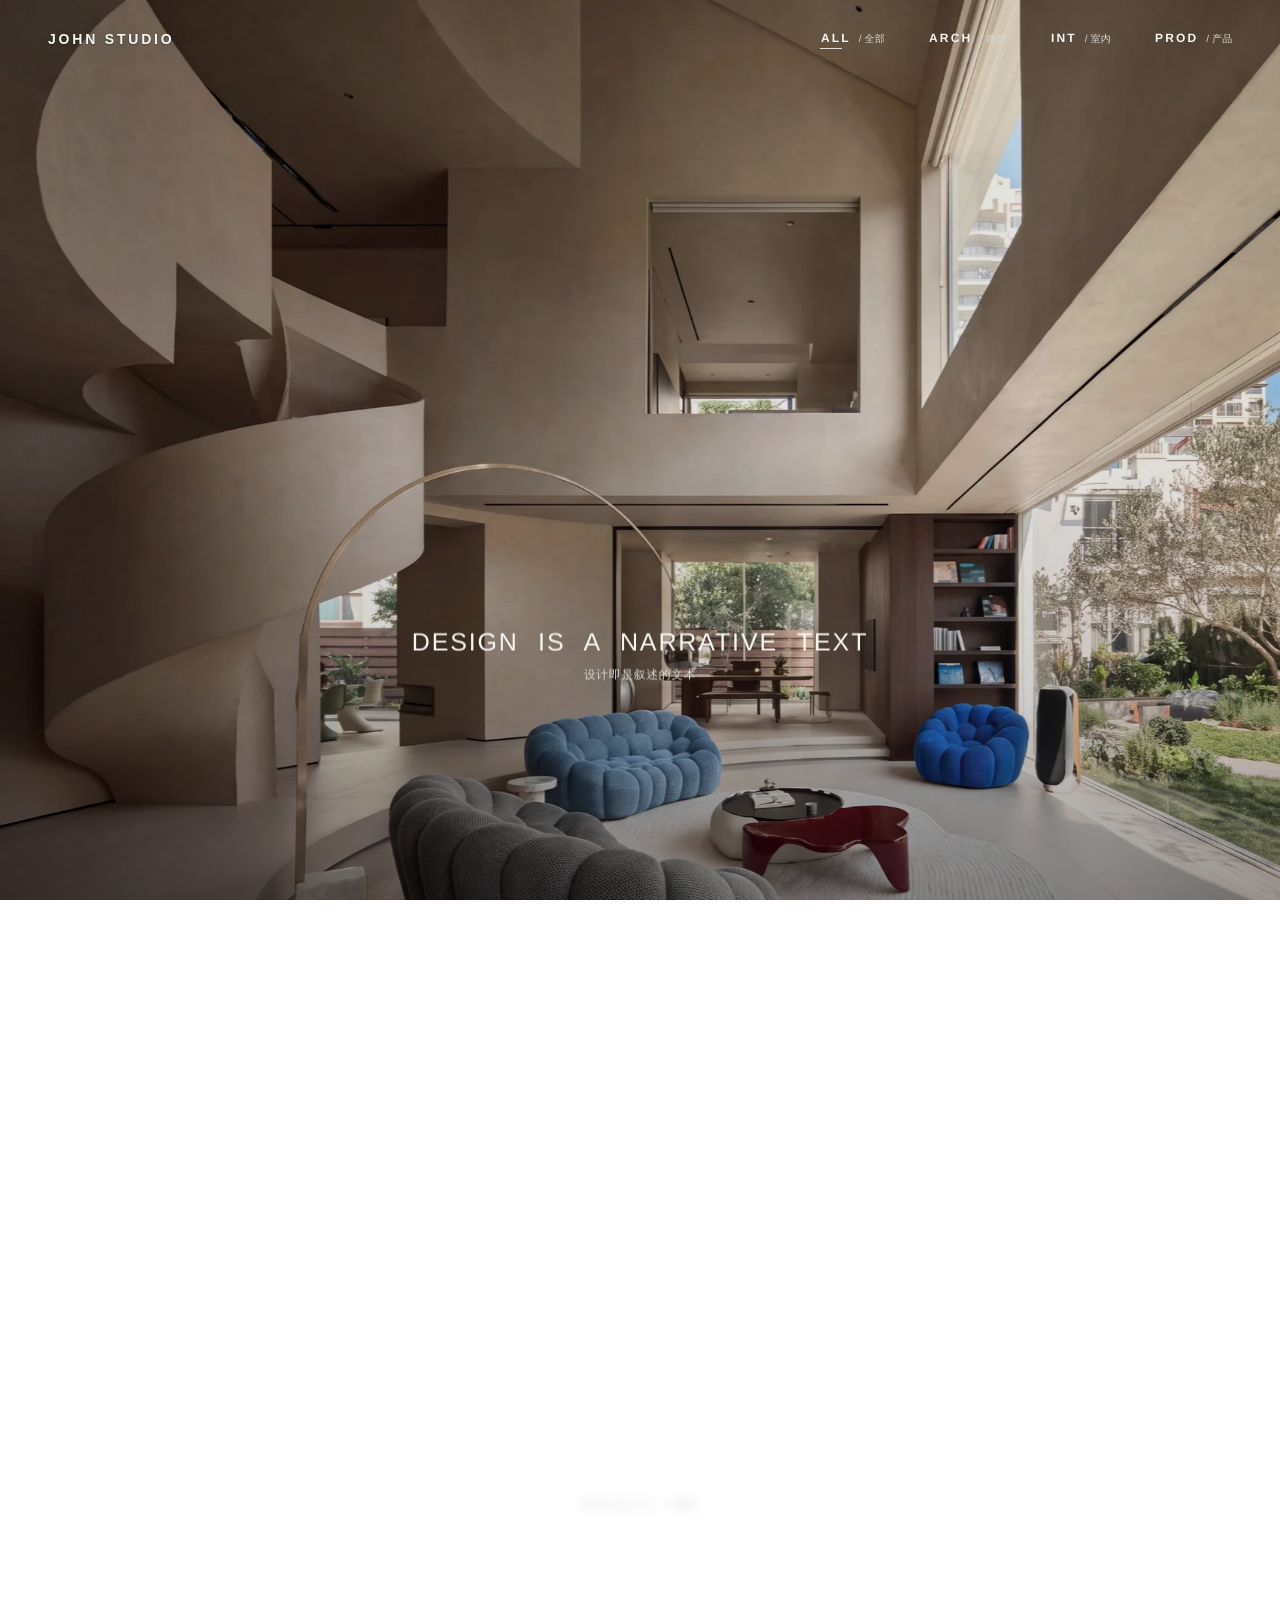
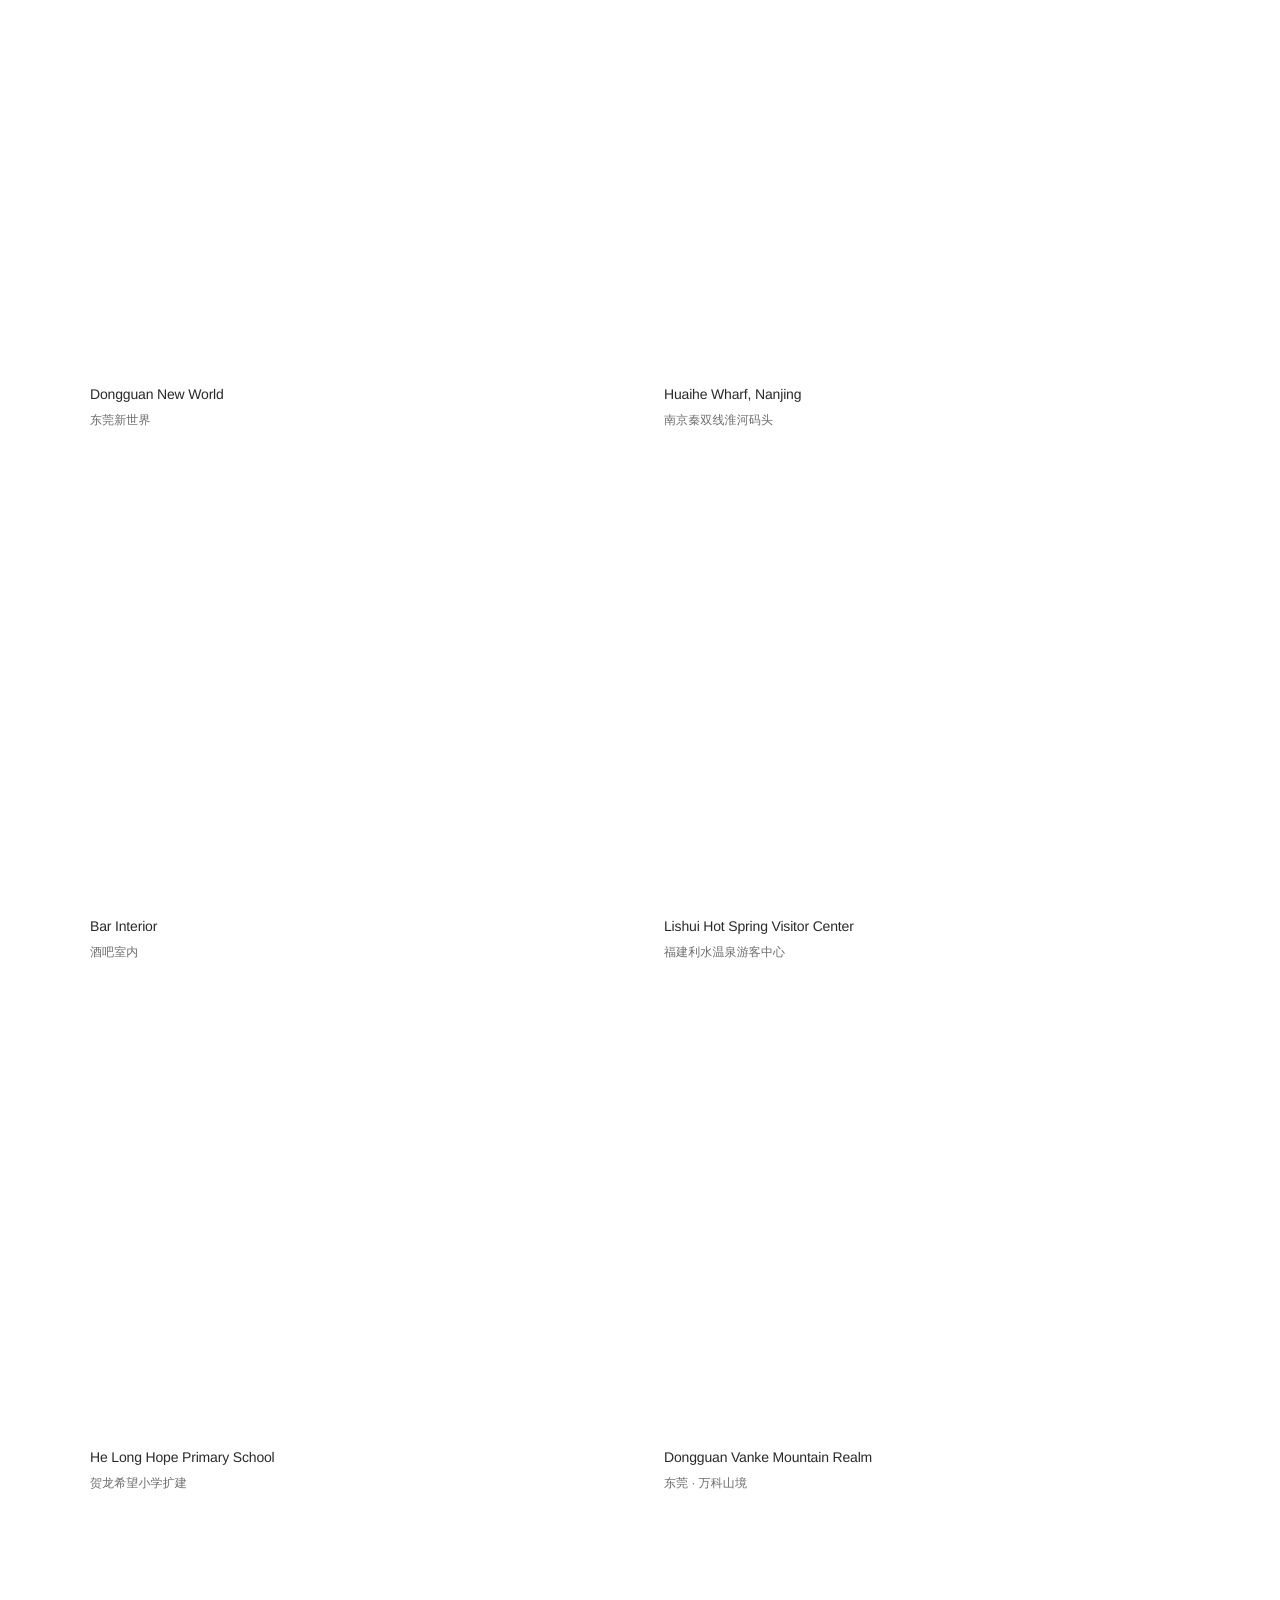
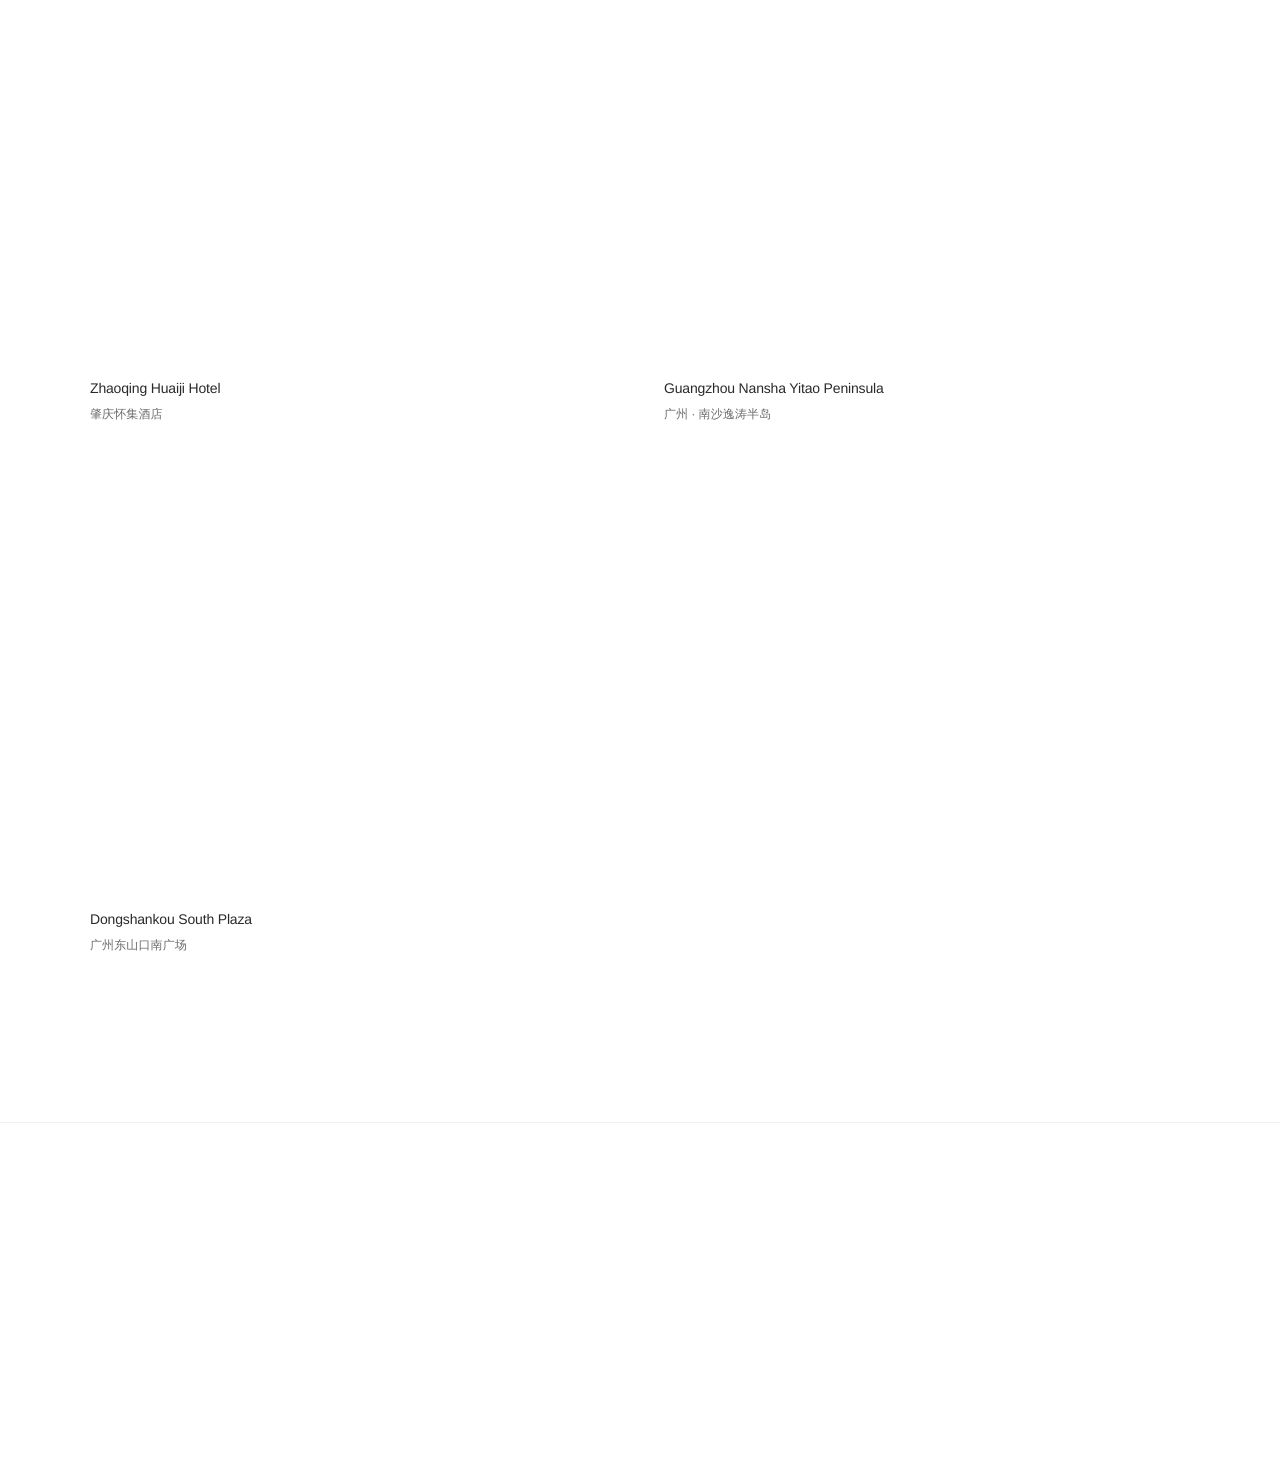
<file: index.html>
<!DOCTYPE html>
<html lang="en">
<head>
<meta charset="UTF-8">
<meta name="viewport" content="width=device-width, initial-scale=1.0"/>
<title>JOHN STUDIO - COVER FIRST ROBUST PREVIEW</title>

<style>
/* =========================
   BASE
========================= */
body{
  margin:0;
  font-family:-apple-system,BlinkMacSystemFont,sans-serif;
  background:#0b0b0d;
  color:#fff;
}

/* =========================
   HOME / 主页面
========================= */
#homePage{
  display:block;
}

/* HERO */
.hero{
  height:100vh;
  position:relative;
  overflow:hidden;
  display:flex;
  align-items:center;
  justify-content:center;
  text-align:center;
}

.bg{
  position:absolute;
  inset:0;
  background-size:cover;
  background-position:center;
  transform:scale(1.1);
  transition:opacity 1.2s ease, transform 4s ease;
  filter:brightness(0.78);
}

.hero::after{
  content:"";
  position:absolute;
  inset:0;
  pointer-events:none;
  /* 让 Hero 底图在底部慢慢融入浅色页面，而不是硬切断 */
  background:
    linear-gradient(
      to bottom,
      rgba(0,0,0,0.18) 0%,
      rgba(0,0,0,0.12) 22%,
      rgba(0,0,0,0.06) 42%,
      rgba(245,245,247,0.00) 56%,
      rgba(245,245,247,0.24) 70%,
      rgba(245,245,247,0.58) 82%,
      rgba(245,245,247,0.88) 92%,
      rgba(245,245,247,1.00) 100%
    );
}

.hero::before{
  content:"";
  position:absolute;
  left:-2%;
  right:-2%;
  bottom:-6%;
  height:34%;
  pointer-events:none;
  z-index:1;
  /* 再加一层柔和雾化过渡，让白底更自然地接住底图 */
  background:
    radial-gradient(
      ellipse at center bottom,
      rgba(245,245,247,0.72) 0%,
      rgba(245,245,247,0.42) 40%,
      rgba(245,245,247,0.16) 68%,
      rgba(245,245,247,0.00) 100%
    );
  filter:blur(18px);
  transform:translateY(6%);
}

.content{
  position:relative;
  z-index:2;
}

h1{
  font-size:72px;
  margin:0;
  font-weight:300;
  letter-spacing:-1px;
}

/* NAV */
.nav{
  margin-top:60px;
  display:flex;
  justify-content:center;
  gap:60px;
}

.item{
  cursor:pointer;
  opacity:0.45;
  transition:transform 0.25s ease, opacity 0.25s ease;
  text-align:center;
}

.item:hover{
  opacity:1;
  transform:scale(1.12);
}

.item.active{
  opacity:1;
}

.item span{
  display:block;
  font-size:12px;
  opacity:0.4;
}

/* SECTION */
.section{
  padding:120px 40px;
  max-width:1100px;
  margin:auto;
}

.title{
  font-size:12px;
  letter-spacing:3px;
  opacity:0.4;
  margin-bottom:40px;
}

.cards{
  display:grid;
  grid-template-columns:repeat(2,1fr);
  gap:28px;
}

.card{
  cursor:pointer;
}

.card img{
  width:100%;
  height:420px;
  object-fit:cover;
  border-radius:22px;
  transition:0.4s ease;
}

.card:hover img{
  transform:scale(1.02);
}

.card .text{
  padding:12px 6px;
}

.card .text span{
  display:block;
  font-size:12px;
  opacity:0.4;
  margin-top:6px;
}

/* CONTACT */
.contact{
  padding:120px 40px;
  max-width:1000px;
  margin:auto;
  opacity:0.75;
  display:grid;
  grid-template-columns:repeat(3,1fr);
  gap:40px;
  font-size:13px;
}

/* =========================
   SPACE / 空间页面
========================= */
#spacePage{
  display:none;
  position:fixed;
  inset:0;
  z-index:999;
  background:#000;
  overflow:hidden;
  color:#fff;
}

/* STAGE */
.stage{
  position:relative;
  width:100vw;
  height:100vh;
  overflow:hidden;
}

/* SLIDES */
.slide{
  position:absolute;
  inset:0;
  background-size:cover;
  background-position:center;
  background-repeat:no-repeat;
  opacity:0;
  transform:scale(1.05);
  transition:opacity 1.2s ease, transform 5s ease;
  filter:brightness(0.90);
}

.slide.active{
  opacity:1;
  transform:scale(1.12);
}

/* SMART IMAGE MODE
   横图：cover 全屏沉浸
   竖图：contain 完整显示 + 同图 cover 背景补满 */
.slide.portrait{
  background-size:contain, cover;
  background-position:center, center;
  background-repeat:no-repeat, no-repeat;
}

.slide.landscape{
  background-size:cover;
  background-position:center;
  background-repeat:no-repeat;
}

/* OVERLAY */
.stage::after{
  content:"";
  position:absolute;
  inset:0;
  background:linear-gradient(
    to bottom,
    rgba(0,0,0,0.02) 0%,
    rgba(0,0,0,0.03) 52%,
    rgba(0,0,0,0.12) 78%,
    rgba(0,0,0,0.42) 100%
  );
  pointer-events:none;
}

/* TOP PROJECT SWITCHER */
.topnav{
  position:absolute;
  top:28px;
  left:50%;
  transform:translateX(-50%);
  display:flex;
  gap:40px;
  z-index:20;
}

.navGroup{
  position:relative;
  padding:0 0 18px;
}

.tab{
  font-size:12px;
  letter-spacing:2px;
  opacity:0.4;
  cursor:pointer;
  transition:0.25s;
}

.navGroup:hover .tab{
  opacity:0.8;
  transform:scale(1.08);
}

.navGroup.active .tab{
  opacity:1;
}

.projectMenu{
  position:absolute;
  top:28px;
  left:50%;
  transform:translateX(-50%) translateY(8px);
  min-width:190px;
  padding:10px 0;
  border-radius:0;
  background:transparent;
  backdrop-filter:none;
  border:none;
  opacity:0;
  pointer-events:none;
  transition:opacity .25s ease, transform .25s ease;
  text-align:center;
}

.navGroup:hover .projectMenu{
  opacity:1;
  pointer-events:auto;
  transform:translateX(-50%) translateY(0);
}

.projectOption{
  display:block;
  font-size:11px;
  letter-spacing:1.4px;
  line-height:1.45;
  padding:8px 4px;
  opacity:0.48;
  cursor:pointer;
  transition:opacity .22s ease, transform .22s ease;
  white-space:nowrap;
}

.projectOption:hover{
  opacity:1;
  transform:scale(1.04);
}

.projectOption.current{
  opacity:1;
}

.projectOption span{
  display:block;
  font-size:10px;
  letter-spacing:0;
  opacity:.35;
  margin-top:2px;
}

/* META */
.meta{
  position:absolute;
  bottom:34px;
  left:34px;
  z-index:10;
  text-shadow:0 2px 12px rgba(0,0,0,0.38);
}

.space-title{
  font-size:14px;
  opacity:0.9;
}

.desc{
  font-size:12px;
  opacity:0.45;
  margin-top:6px;
}

.project-index{
  font-size:11px;
  opacity:0.35;
  margin-top:12px;
  letter-spacing:2px;
}

/* hint */
.hint{
  position:absolute;
  right:28px;
  bottom:28px;
  font-size:11px;
  opacity:0.25;
  z-index:10;
}


/* PORTRAIT ONLY SIDE BLUR GLASS
   只在竖向图片 contain 排版时开启；横幅图片保持原样 */
.sideBlur{
  position:absolute;
  top:0;
  bottom:0;
  width:min(29vw, 430px);
  z-index:6;
  pointer-events:none;
  opacity:0;
  transition:opacity .45s ease;
  backdrop-filter:blur(11px) saturate(0.98) brightness(1.00);
  -webkit-backdrop-filter:blur(11px) saturate(0.98) brightness(1.00);
}

.stage.portraitMode .sideBlur{
  opacity:1;
}

.sideBlur.left{
  left:0;
  background:
    linear-gradient(to right,
      rgba(0,0,0,0.045) 0%,
      rgba(0,0,0,0.028) 24%,
      rgba(0,0,0,0.012) 50%,
      rgba(255,255,255,0.010) 78%,
      rgba(255,255,255,0.00) 100%);
  box-shadow:
    inset -12px 0 24px rgba(0,0,0,0.045),
    inset -1px 0 0 rgba(255,255,255,0.025);
  mask-image:linear-gradient(to right, rgba(0,0,0,1) 0%, rgba(0,0,0,.95) 74%, rgba(0,0,0,0) 100%);
  -webkit-mask-image:linear-gradient(to right, rgba(0,0,0,1) 0%, rgba(0,0,0,.95) 74%, rgba(0,0,0,0) 100%);
}

.sideBlur.right{
  right:0;
  background:
    linear-gradient(to left,
      rgba(0,0,0,0.045) 0%,
      rgba(0,0,0,0.028) 24%,
      rgba(0,0,0,0.012) 50%,
      rgba(255,255,255,0.010) 78%,
      rgba(255,255,255,0.00) 100%);
  box-shadow:
    inset 12px 0 24px rgba(0,0,0,0.045),
    inset 1px 0 0 rgba(255,255,255,0.025);
  mask-image:linear-gradient(to left, rgba(0,0,0,1) 0%, rgba(0,0,0,.95) 74%, rgba(0,0,0,0) 100%);
  -webkit-mask-image:linear-gradient(to left, rgba(0,0,0,1) 0%, rgba(0,0,0,.95) 74%, rgba(0,0,0,0) 100%);
}

@media(max-width:760px){
  .sideBlur{
    width:22vw;
    backdrop-filter:blur(10px) saturate(0.99) brightness(1.00);
    -webkit-backdrop-filter:blur(10px) saturate(0.99) brightness(1.00);
  }
  h1{font-size:46px;}
  .nav{gap:26px;}
  .cards{grid-template-columns:1fr;}
  .card img{height:360px;}
  .contact{grid-template-columns:1fr;}
  .topnav{gap:26px;}
  .projectMenu{min-width:160px;}
}

/* =========================
   LIGHT VERSION OVERRIDES
========================= */
body{
  background:#f5f1e9;
  color:#181716;
}

#homePage{
  background:#f5f1e9;
  color:#181716;
}

.hero::after{
  background:linear-gradient(
    to bottom,
    rgba(255,255,255,0.04) 0%,
    rgba(255,255,255,0.08) 28%,
    rgba(245,241,233,0.40) 64%,
    rgba(245,241,233,0.92) 88%,
    rgba(245,241,233,1) 100%
  );
}

.bg{
  filter:brightness(0.88);
}

.content{
  color:#fff;
  text-shadow:0 10px 30px rgba(0,0,0,0.18);
}

.item,
.item span{
  color:inherit;
}

.section{
  color:#181716;
}

.title{
  opacity:0.5;
}

.card img{
  box-shadow:0 22px 60px rgba(0,0,0,0.08);
}

.contact{
  color:#181716;
  opacity:0.78;
}

#spacePage{
  background:#f5f1e9;
  color:#181716;
}

.slide{
  filter:brightness(0.98);
}

.stage::after{
  background:linear-gradient(
    to bottom,
    rgba(255,255,255,0.00) 0%,
    rgba(255,255,255,0.03) 48%,
    rgba(245,241,233,0.36) 76%,
    rgba(245,241,233,0.84) 100%
  );
}

/* Top nav stays light for readability over imagery */
.topnav,
.tab,
.projectOption,
.projectOption span,
.hint{
  color:#fff;
  text-shadow:0 1px 12px rgba(0,0,0,0.25);
}

.tab{
  opacity:0.58;
}

.navGroup:hover .tab{
  opacity:0.92;
}

.navGroup.active .tab,
.projectOption.current{
  opacity:1;
}

.projectOption{
  opacity:0.62;
}

.projectOption span{
  opacity:0.55;
}

.meta{
  color:#181716;
  text-shadow:0 2px 10px rgba(255,255,255,0.35);
}

.space-title{
  color:#181716;
}

.desc,
.project-index{
  color:rgba(24,23,22,0.74);
  opacity:1;
}

.hint{
  opacity:0.48;
}

/* Portrait side blur becomes light glass instead of dark haze */
.sideBlur{
  backdrop-filter:blur(11px) saturate(0.98) brightness(1.05);
  -webkit-backdrop-filter:blur(11px) saturate(0.98) brightness(1.05);
}

.sideBlur.left{
  background:
    linear-gradient(to right,
      rgba(255,255,255,0.15) 0%,
      rgba(255,255,255,0.09) 24%,
      rgba(255,255,255,0.04) 50%,
      rgba(255,255,255,0.015) 78%,
      rgba(255,255,255,0.00) 100%);
  box-shadow:
    inset -12px 0 24px rgba(255,255,255,0.10),
    inset -1px 0 0 rgba(255,255,255,0.08);
}

.sideBlur.right{
  background:
    linear-gradient(to left,
      rgba(255,255,255,0.15) 0%,
      rgba(255,255,255,0.09) 24%,
      rgba(255,255,255,0.04) 50%,
      rgba(255,255,255,0.015) 78%,
      rgba(255,255,255,0.00) 100%);
  box-shadow:
    inset 12px 0 24px rgba(255,255,255,0.10),
    inset 1px 0 0 rgba(255,255,255,0.08);
}


/* =========================
   LIGHT APPLE VERSION OVERRIDES
========================= */
body,
#homePage,
#spacePage{
  background:#f5f6f8;
  color:#111214;
}

/* Cooler, cleaner Apple-like light surface */
.hero::after{
  background:linear-gradient(
    to bottom,
    rgba(255,255,255,0.02) 0%,
    rgba(255,255,255,0.05) 24%,
    rgba(245,246,248,0.28) 56%,
    rgba(245,246,248,0.86) 84%,
    rgba(245,246,248,1) 100%
  );
}

.bg{
  filter:brightness(0.90) saturate(0.98);
}

.content{
  text-shadow:0 10px 28px rgba(0,0,0,0.14);
}

h1{
  letter-spacing:-0.04em;
}

.item{
  opacity:0.52;
}

.item.active{
  opacity:1;
}

.item span{
  opacity:0.52;
}

.section{
  padding:132px 44px;
}

.title{
  opacity:0.46;
  letter-spacing:0.22em;
}

.cards{
  gap:34px;
}

.card img{
  border-radius:28px;
  box-shadow:
    0 18px 48px rgba(15,23,42,0.08),
    0 2px 10px rgba(15,23,42,0.04);
}

.card:hover img{
  transform:scale(1.018);
}

.card .text{
  padding:14px 6px 2px;
}

.card .text span{
  opacity:0.52;
}

.contact{
  opacity:0.82;
  color:#202124;
}

/* Space page: cleaner and more "Apple" */
.slide{
  filter:brightness(1.00) saturate(0.98);
}

.stage::after{
  background:linear-gradient(
    to bottom,
    rgba(255,255,255,0.00) 0%,
    rgba(255,255,255,0.025) 50%,
    rgba(245,246,248,0.24) 76%,
    rgba(245,246,248,0.72) 100%
  );
}

.topnav{
  gap:44px;
}

.tab{
  opacity:0.64;
  text-shadow:0 1px 12px rgba(0,0,0,0.18);
}

.navGroup:hover .tab{
  opacity:0.95;
}

.projectOption{
  opacity:0.68;
  text-shadow:0 1px 12px rgba(0,0,0,0.18);
}

.projectOption span{
  opacity:0.56;
}

.meta{
  text-shadow:0 2px 10px rgba(255,255,255,0.46);
}

.space-title{
  color:#121316;
}

.desc,
.project-index{
  color:rgba(18,19,22,0.72);
}

.hint{
  opacity:0.40;
  text-shadow:0 1px 12px rgba(0,0,0,0.16);
}

/* Portrait side blur: more transparent frosted glass, cooler Apple tone */
.sideBlur{
  backdrop-filter:blur(13px) saturate(1.02) brightness(1.02);
  -webkit-backdrop-filter:blur(13px) saturate(1.02) brightness(1.02);
}

.sideBlur.left{
  background:
    linear-gradient(to right,
      rgba(255,255,255,0.18) 0%,
      rgba(255,255,255,0.10) 24%,
      rgba(255,255,255,0.045) 52%,
      rgba(255,255,255,0.015) 80%,
      rgba(255,255,255,0.00) 100%);
  box-shadow:
    inset -10px 0 24px rgba(255,255,255,0.08),
    inset -1px 0 0 rgba(255,255,255,0.10);
}

.sideBlur.right{
  background:
    linear-gradient(to left,
      rgba(255,255,255,0.18) 0%,
      rgba(255,255,255,0.10) 24%,
      rgba(255,255,255,0.045) 52%,
      rgba(255,255,255,0.015) 80%,
      rgba(255,255,255,0.00) 100%);
  box-shadow:
    inset 10px 0 24px rgba(255,255,255,0.08),
    inset 1px 0 0 rgba(255,255,255,0.10);
}


/* =========================
   APPLE PRODUCT PAGE REFINEMENT
========================= */
body,
#homePage,
#spacePage{
  background:#f5f5f7;
  color:#1d1d1f;
}

/* Apple product page usually has cleaner whitespace + cooler surface */
.hero::after{
  background:linear-gradient(
    to bottom,
    rgba(255,255,255,0.00) 0%,
    rgba(255,255,255,0.025) 22%,
    rgba(245,245,247,0.18) 52%,
    rgba(245,245,247,0.72) 82%,
    rgba(245,245,247,1) 100%
  );
}

.bg{
  filter:brightness(0.93) saturate(0.96);
}

.content{
  text-shadow:0 8px 24px rgba(0,0,0,0.10);
}

h1{
  font-size:78px;
  font-weight:300;
  letter-spacing:-0.055em;
}

.nav{
  gap:56px;
}

.item{
  opacity:0.54;
}

.item:hover{
  transform:scale(1.08);
}

.item span{
  font-size:11px;
  opacity:0.5;
}

.section{
  max-width:1180px;
  padding:144px 48px;
}

.title{
  font-size:11px;
  letter-spacing:0.24em;
  opacity:0.42;
  margin-bottom:44px;
}

.cards{
  gap:36px;
}

.card img{
  border-radius:30px;
  box-shadow:
    0 12px 34px rgba(0,0,0,0.05),
    0 2px 10px rgba(0,0,0,0.03);
}

.card:hover img{
  transform:scale(1.015);
}

.card .text{
  padding:14px 4px 4px;
  font-size:15px;
  color:#1d1d1f;
}

.card .text span{
  font-size:12px;
  opacity:0.54;
}

.contact{
  max-width:1100px;
  padding:132px 48px;
  color:#1d1d1f;
  opacity:0.82;
}

/* Space page tuned to Apple product page feeling */
.slide{
  filter:brightness(1.02) saturate(0.97);
}

.stage::after{
  background:linear-gradient(
    to bottom,
    rgba(255,255,255,0.00) 0%,
    rgba(255,255,255,0.012) 48%,
    rgba(245,245,247,0.14) 76%,
    rgba(245,245,247,0.48) 100%
  );
}

/* Top switcher lighter and more restrained */
.topnav{
  gap:46px;
}

.tab{
  font-size:11px;
  letter-spacing:0.22em;
  opacity:0.62;
  text-shadow:0 1px 10px rgba(0,0,0,0.12);
}

.navGroup:hover .tab{
  opacity:0.92;
  transform:scale(1.05);
}

.projectOption{
  font-size:11px;
  letter-spacing:0.08em;
  opacity:0.70;
  text-shadow:0 1px 10px rgba(0,0,0,0.12);
}

.projectOption span{
  font-size:10px;
  opacity:0.52;
}

.meta{
  bottom:36px;
  left:36px;
  text-shadow:0 2px 8px rgba(255,255,255,0.28);
}

.space-title{
  font-size:14px;
  color:#1d1d1f;
}

.desc{
  color:rgba(29,29,31,0.72);
}

.project-index{
  color:rgba(29,29,31,0.60);
  letter-spacing:0.18em;
}

.hint{
  opacity:0.32;
  text-shadow:0 1px 10px rgba(0,0,0,0.10);
}

/* Portrait side glass closer to Apple frosted UI */
.sideBlur{
  backdrop-filter:blur(14px) saturate(1.04) brightness(1.02);
  -webkit-backdrop-filter:blur(14px) saturate(1.04) brightness(1.02);
}

.sideBlur.left{
  background:
    linear-gradient(to right,
      rgba(255,255,255,0.20) 0%,
      rgba(255,255,255,0.11) 24%,
      rgba(255,255,255,0.05) 52%,
      rgba(255,255,255,0.018) 82%,
      rgba(255,255,255,0.00) 100%);
  box-shadow:
    inset -8px 0 20px rgba(255,255,255,0.08),
    inset -1px 0 0 rgba(255,255,255,0.10);
}

.sideBlur.right{
  background:
    linear-gradient(to left,
      rgba(255,255,255,0.20) 0%,
      rgba(255,255,255,0.11) 24%,
      rgba(255,255,255,0.05) 52%,
      rgba(255,255,255,0.018) 82%,
      rgba(255,255,255,0.00) 100%);
  box-shadow:
    inset 8px 0 20px rgba(255,255,255,0.08),
    inset 1px 0 0 rgba(255,255,255,0.10);
}

@media(max-width:760px){
  h1{font-size:52px;}
  .section{padding:108px 22px;}
  .contact{padding:108px 22px;}
}


/* =========================
   AUTO CONTRAST TEXT SYSTEM
   图片亮度自动切换文字深浅；同时保留轻微光晕，避免文字消失
========================= */
.stage.textOnDark .topnav,
.stage.textOnDark .tab,
.stage.textOnDark .projectOption,
.stage.textOnDark .projectOption span,
.stage.textOnDark .meta,
.stage.textOnDark .space-title,
.stage.textOnDark .desc,
.stage.textOnDark .project-index,
.stage.textOnDark .hint{
  color:#f5f5f7 !important;
  text-shadow:
    0 1px 2px rgba(0,0,0,0.36),
    0 8px 22px rgba(0,0,0,0.36) !important;
}

.stage.textOnDark .desc,
.stage.textOnDark .project-index,
.stage.textOnDark .projectOption span{
  color:rgba(245,245,247,0.82) !important;
}

.stage.textOnLight .topnav,
.stage.textOnLight .tab,
.stage.textOnLight .projectOption,
.stage.textOnLight .projectOption span,
.stage.textOnLight .meta,
.stage.textOnLight .space-title,
.stage.textOnLight .desc,
.stage.textOnLight .project-index,
.stage.textOnLight .hint{
  color:#1d1d1f !important;
  text-shadow:
    0 1px 2px rgba(255,255,255,0.72),
    0 8px 22px rgba(255,255,255,0.54) !important;
}

.stage.textOnLight .desc,
.stage.textOnLight .project-index,
.stage.textOnLight .projectOption span{
  color:rgba(29,29,31,0.84) !important;
}

.stage.textOnLight .tab,
.stage.textOnDark .tab{
  opacity:0.68;
}

.stage.textOnLight .navGroup.active .tab,
.stage.textOnDark .navGroup.active .tab,
.stage.textOnLight .projectOption.current,
.stage.textOnDark .projectOption.current{
  opacity:1;
}

.stage.textOnLight .projectOption,
.stage.textOnDark .projectOption{
  opacity:0.82;
}

.stage.textOnLight .projectOption:hover,
.stage.textOnDark .projectOption:hover{
  opacity:1;
}

/* A barely visible local halo behind bottom text, not a box */
.meta::before{
  content:"";
  position:absolute;
  inset:-18px -24px -18px -20px;
  z-index:-1;
  border-radius:28px;
  opacity:0;
  transition:opacity .45s ease, background .45s ease;
  pointer-events:none;
  filter:blur(10px);
}

.stage.textOnDark .meta::before{
  opacity:0.20;
  background:rgba(0,0,0,0.38);
}

.stage.textOnLight .meta::before{
  opacity:0.22;
  background:rgba(255,255,255,0.62);
}

/* Hero title keeps readable over both light/dark hero images */
.hero .content{
  text-shadow:
    0 1px 2px rgba(0,0,0,0.30),
    0 12px 30px rgba(0,0,0,0.22) !important;
}


/* Secondary Chinese text readability refinement */
.projectOption span,
.desc,
.project-index{
  font-weight:500;
  letter-spacing:0.02em;
}

.stage.textOnLight .projectOption span,
.stage.textOnLight .desc,
.stage.textOnLight .project-index{
  text-shadow:
    0 1px 1px rgba(255,255,255,0.78),
    0 4px 10px rgba(255,255,255,0.34) !important;
}

.stage.textOnDark .projectOption span,
.stage.textOnDark .desc,
.stage.textOnDark .project-index{
  text-shadow:
    0 1px 1px rgba(0,0,0,0.40),
    0 4px 10px rgba(0,0,0,0.28) !important;
}


/* =========================
   REFINED LIGHT TYPOGRAPHY SYSTEM
   重新设计浅色版字体层级：更高级、更克制、更清楚
========================= */

/* Global light-page typography */
body{
  -webkit-font-smoothing:antialiased;
  text-rendering:geometricPrecision;
}

/* HOME: keep Apple product-page calmness */
h1{
  font-weight:320 !important;
  letter-spacing:-0.065em !important;
  color:#f8f8f8;
  text-shadow:
    0 1px 2px rgba(0,0,0,0.18),
    0 14px 34px rgba(0,0,0,0.18) !important;
}

.nav .item{
  font-size:13px;
  font-weight:520;
  letter-spacing:0.18em;
  color:rgba(255,255,255,0.72);
  opacity:1 !important;
  text-shadow:0 1px 12px rgba(0,0,0,0.16);
}

.nav .item.active{
  color:#fff;
}

.nav .item span{
  margin-top:7px;
  font-size:11px;
  font-weight:450;
  letter-spacing:0.04em;
  color:rgba(255,255,255,0.56);
  opacity:1 !important;
}

/* HOME project labels */
.card .text{
  font-size:15px !important;
  font-weight:520;
  letter-spacing:-0.01em;
  color:#1d1d1f !important;
}

.card .text span{
  font-size:12px !important;
  font-weight:460;
  color:rgba(29,29,31,0.58);
  opacity:1 !important;
}

.title{
  color:rgba(29,29,31,0.48);
  opacity:1 !important;
  font-weight:540;
}

/* SPACE: use CSS variables driven by automatic image contrast */
#spaceStage{
  --space-fg:#f5f5f7;
  --space-sub:rgba(245,245,247,0.72);
  --space-soft:rgba(245,245,247,0.54);
  --space-shadow:rgba(0,0,0,0.30);
  --space-glow:rgba(0,0,0,0.18);
}

#spaceStage.textOnLight{
  --space-fg:#1d1d1f;
  --space-sub:rgba(29,29,31,0.74);
  --space-soft:rgba(29,29,31,0.56);
  --space-shadow:rgba(255,255,255,0.68);
  --space-glow:rgba(255,255,255,0.34);
}

#spaceStage.textOnDark{
  --space-fg:#f5f5f7;
  --space-sub:rgba(245,245,247,0.76);
  --space-soft:rgba(245,245,247,0.58);
  --space-shadow:rgba(0,0,0,0.34);
  --space-glow:rgba(0,0,0,0.20);
}

/* remove heavy old shadows and rebuild refined contrast */
#spaceStage .topnav,
#spaceStage .tab,
#spaceStage .projectOption,
#spaceStage .projectOption span,
#spaceStage .meta,
#spaceStage .space-title,
#spaceStage .desc,
#spaceStage .project-index,
#spaceStage .hint{
  color:var(--space-fg) !important;
  text-shadow:
    0 1px 1px var(--space-shadow),
    0 10px 26px var(--space-glow) !important;
}

/* Top category: more Apple-like, less decorative */
.topnav{
  top:32px !important;
  gap:48px !important;
}

.tab{
  font-size:12px !important;
  font-weight:560 !important;
  letter-spacing:0.20em !important;
  opacity:0.52 !important;
  line-height:1;
}

.navGroup:hover .tab{
  opacity:0.78 !important;
  transform:scale(1.04) !important;
}

.navGroup.active .tab{
  opacity:1 !important;
}

/* Hover project text menu: text-only but with stronger hierarchy */
.projectMenu{
  top:32px !important;
  min-width:230px !important;
  padding:16px 0 8px !important;
}

.projectOption{
  padding:10px 4px 9px !important;
  font-size:15px !important;
  font-weight:520 !important;
  letter-spacing:0.045em !important;
  line-height:1.25 !important;
  opacity:0.58 !important;
  color:var(--space-fg) !important;
}

.projectOption:hover{
  opacity:1 !important;
  transform:translateY(-1px) scale(1.015) !important;
}

.projectOption.current{
  opacity:0.92 !important;
}

.projectOption span{
  margin-top:7px !important;
  font-size:12px !important;
  font-weight:460 !important;
  letter-spacing:0.015em !important;
  color:var(--space-sub) !important;
  opacity:1 !important;
}

/* Bottom meta: elegant Apple-like hierarchy */
.meta{
  left:40px !important;
  bottom:38px !important;
  max-width:min(560px, 42vw);
}

.meta::before{
  display:none !important;
}

.space-title{
  font-size:17px !important;
  font-weight:600 !important;
  letter-spacing:-0.018em !important;
  line-height:1.18 !important;
  color:var(--space-fg) !important;
  opacity:1 !important;
}

.desc{
  margin-top:10px !important;
  font-size:13px !important;
  font-weight:430 !important;
  line-height:1.58 !important;
  letter-spacing:0 !important;
  color:var(--space-sub) !important;
  opacity:1 !important;
}

.project-index{
  margin-top:18px !important;
  font-size:11px !important;
  font-weight:560 !important;
  letter-spacing:0.18em !important;
  color:var(--space-soft) !important;
  opacity:1 !important;
}

.hint{
  right:32px !important;
  bottom:32px !important;
  font-size:11px !important;
  font-weight:430 !important;
  letter-spacing:0.01em !important;
  color:var(--space-soft) !important;
  opacity:0.72 !important;
}

/* Make Chinese secondary readable but not loud */
.stage.textOnLight .projectOption span,
.stage.textOnLight .desc,
.stage.textOnLight .project-index{
  color:rgba(29,29,31,0.72) !important;
}

.stage.textOnDark .projectOption span,
.stage.textOnDark .desc,
.stage.textOnDark .project-index{
  color:rgba(245,245,247,0.76) !important;
}

/* On very light images, a subtle top/bottom local readability veil, almost invisible */
#spaceStage.textOnLight .topnav::before{
  content:"";
  position:absolute;
  left:50%;
  top:-12px;
  transform:translateX(-50%);
  width:360px;
  height:54px;
  border-radius:999px;
  background:radial-gradient(ellipse at center, rgba(255,255,255,0.36), rgba(255,255,255,0.00) 70%);
  z-index:-1;
  pointer-events:none;
}

@media(max-width:760px){
  .topnav{
    gap:28px !important;
  }
  .tab{
    font-size:11px !important;
  }
  .projectOption{
    font-size:14px !important;
  }
  .meta{
    left:24px !important;
    bottom:30px !important;
    max-width:72vw;
  }
  .space-title{
    font-size:16px !important;
  }
  .hint{
    display:none;
  }
}


/* =========================
   APPLE OFFICIAL PRODUCT PAGE REFINEMENT
   Based on user's approved light version
========================= */

:root{
  --apple-bg:#f5f5f7;
  --apple-text:#1d1d1f;
  --apple-sub:#6e6e73;
  --apple-line:rgba(0,0,0,.08);
  --apple-card:#fbfbfd;
}

body, #homePage, #spacePage{
  background:var(--apple-bg) !important;
  color:var(--apple-text) !important;
  font-family:"SF Pro Display","SF Pro Text",-apple-system,BlinkMacSystemFont,"Helvetica Neue","PingFang SC","Hiragino Sans GB","Microsoft YaHei",sans-serif !important;
  -webkit-font-smoothing:antialiased;
  text-rendering:optimizeLegibility;
}

/* HOME */
.hero{
  background:#000;
}

.hero::after{
  background:linear-gradient(
    to bottom,
    rgba(255,255,255,0.00) 0%,
    rgba(255,255,255,0.015) 20%,
    rgba(245,245,247,0.10) 55%,
    rgba(245,245,247,0.62) 82%,
    rgba(245,245,247,1) 100%
  ) !important;
}

.bg{
  filter:brightness(.95) saturate(.95) !important;
}

h1{
  font-size:88px !important;
  line-height:.96 !important;
  font-weight:300 !important;
  letter-spacing:-.06em !important;
  color:#fff !important;
  text-shadow:0 2px 10px rgba(0,0,0,.12), 0 18px 42px rgba(0,0,0,.16) !important;
}

.nav{
  margin-top:56px !important;
  gap:54px !important;
}

.nav .item{
  font-size:12px !important;
  font-weight:600 !important;
  letter-spacing:.18em !important;
  color:rgba(255,255,255,.82) !important;
  opacity:1 !important;
  text-shadow:0 1px 8px rgba(0,0,0,.12) !important;
  transform:none !important;
}

.nav .item:hover{
  transform:scale(1.05) !important;
}

.nav .item.active{
  color:#fff !important;
}

.nav .item span{
  margin-top:7px !important;
  font-size:11px !important;
  font-weight:450 !important;
  letter-spacing:.02em !important;
  color:rgba(255,255,255,.64) !important;
  opacity:1 !important;
}

/* Section rhythm more Apple-like */
.section{
  max-width:1180px !important;
  padding:152px 48px !important;
}

.title{
  font-size:11px !important;
  font-weight:600 !important;
  letter-spacing:.22em !important;
  color:rgba(29,29,31,.46) !important;
  opacity:1 !important;
  margin-bottom:48px !important;
}

.cards{
  gap:38px !important;
}

.card img{
  border-radius:32px !important;
  box-shadow:0 10px 30px rgba(0,0,0,.05), 0 1px 3px rgba(0,0,0,.03) !important;
}

.card .text{
  padding:16px 2px 4px !important;
  font-size:17px !important;
  font-weight:600 !important;
  letter-spacing:-.014em !important;
  color:var(--apple-text) !important;
}

.card .text span{
  margin-top:7px !important;
  font-size:12px !important;
  font-weight:450 !important;
  color:var(--apple-sub) !important;
  opacity:1 !important;
}

.contact{
  max-width:1180px !important;
  padding:128px 48px 140px !important;
  color:var(--apple-text) !important;
  opacity:1 !important;
  border-top:1px solid var(--apple-line);
  font-size:12px !important;
  line-height:1.8 !important;
}

/* SPACE */
#spaceStage{
  --space-fg:#f5f5f7;
  --space-sub:rgba(245,245,247,.78);
  --space-soft:rgba(245,245,247,.60);
  --space-shadow:rgba(0,0,0,.24);
  --space-glow:rgba(0,0,0,.14);
}

#spaceStage.textOnLight{
  --space-fg:#1d1d1f;
  --space-sub:rgba(29,29,31,.74);
  --space-soft:rgba(29,29,31,.54);
  --space-shadow:rgba(255,255,255,.40);
  --space-glow:rgba(255,255,255,.18);
}

#spaceStage.textOnDark{
  --space-fg:#f5f5f7;
  --space-sub:rgba(245,245,247,.78);
  --space-soft:rgba(245,245,247,.60);
  --space-shadow:rgba(0,0,0,.26);
  --space-glow:rgba(0,0,0,.16);
}

.slide{
  filter:brightness(1.02) saturate(.98) !important;
}

.stage::after{
  background:linear-gradient(
    to bottom,
    rgba(255,255,255,0) 0%,
    rgba(255,255,255,.008) 50%,
    rgba(245,245,247,.10) 76%,
    rgba(245,245,247,.34) 100%
  ) !important;
}

.topnav{
  top:28px !important;
  gap:44px !important;
}

.tab{
  font-size:11px !important;
  font-weight:600 !important;
  letter-spacing:.20em !important;
  color:var(--space-fg) !important;
  opacity:.55 !important;
  text-shadow:0 1px 2px var(--space-shadow), 0 8px 18px var(--space-glow) !important;
}

.navGroup.active .tab{
  opacity:1 !important;
}

.navGroup:hover .tab{
  opacity:.84 !important;
  transform:scale(1.03) !important;
}

.projectMenu{
  top:30px !important;
  min-width:240px !important;
  padding-top:14px !important;
}

.projectOption{
  padding:10px 0 8px !important;
  font-size:17px !important;
  font-weight:590 !important;
  letter-spacing:-.014em !important;
  color:var(--space-fg) !important;
  opacity:.64 !important;
  text-shadow:0 1px 2px var(--space-shadow), 0 8px 18px var(--space-glow) !important;
}

.projectOption:hover{
  opacity:1 !important;
  transform:translateY(-1px) !important;
}

.projectOption.current{
  opacity:.92 !important;
}

.projectOption span{
  margin-top:6px !important;
  font-size:12px !important;
  font-weight:450 !important;
  letter-spacing:.01em !important;
  color:var(--space-sub) !important;
  opacity:1 !important;
}

.meta{
  left:38px !important;
  bottom:34px !important;
  max-width:min(560px, 42vw) !important;
  text-shadow:none !important;
}

.meta::before{
  display:none !important;
}

.space-title{
  font-size:19px !important;
  line-height:1.12 !important;
  font-weight:600 !important;
  letter-spacing:-.018em !important;
  color:var(--space-fg) !important;
  text-shadow:0 1px 2px var(--space-shadow), 0 10px 22px var(--space-glow) !important;
}

.desc{
  margin-top:10px !important;
  font-size:13px !important;
  line-height:1.55 !important;
  font-weight:450 !important;
  color:var(--space-sub) !important;
  text-shadow:0 1px 2px var(--space-shadow), 0 8px 18px var(--space-glow) !important;
}

.project-index{
  margin-top:18px !important;
  font-size:11px !important;
  font-weight:600 !important;
  letter-spacing:.16em !important;
  color:var(--space-soft) !important;
  text-shadow:0 1px 2px var(--space-shadow), 0 8px 18px var(--space-glow) !important;
}

.hint{
  right:28px !important;
  bottom:28px !important;
  font-size:11px !important;
  line-height:1.3 !important;
  font-weight:450 !important;
  color:var(--space-soft) !important;
  opacity:.9 !important;
  text-shadow:0 1px 2px var(--space-shadow), 0 8px 18px var(--space-glow) !important;
}

/* keep Chinese readable but elegant */
.projectOption span,
.desc,
.project-index{
  -webkit-font-smoothing:antialiased;
}

.stage.textOnLight .projectOption span,
.stage.textOnLight .desc,
.stage.textOnLight .project-index{
  color:rgba(29,29,31,.76) !important;
}

.stage.textOnDark .projectOption span,
.stage.textOnDark .desc,
.stage.textOnDark .project-index{
  color:rgba(245,245,247,.80) !important;
}

/* portrait-side glass closer to Apple product page */
.sideBlur{
  backdrop-filter:blur(12px) saturate(1.02) brightness(1.01) !important;
  -webkit-backdrop-filter:blur(12px) saturate(1.02) brightness(1.01) !important;
}

.sideBlur.left{
  background:linear-gradient(
    to right,
    rgba(255,255,255,.16) 0%,
    rgba(255,255,255,.09) 22%,
    rgba(255,255,255,.04) 52%,
    rgba(255,255,255,.012) 82%,
    rgba(255,255,255,0) 100%
  ) !important;
  box-shadow:inset -8px 0 18px rgba(255,255,255,.06), inset -1px 0 0 rgba(255,255,255,.08) !important;
}

.sideBlur.right{
  background:linear-gradient(
    to left,
    rgba(255,255,255,.16) 0%,
    rgba(255,255,255,.09) 22%,
    rgba(255,255,255,.04) 52%,
    rgba(255,255,255,.012) 82%,
    rgba(255,255,255,0) 100%
  ) !important;
  box-shadow:inset 8px 0 18px rgba(255,255,255,.06), inset 1px 0 0 rgba(255,255,255,.08) !important;
}

@media (max-width:760px){
  h1{
    font-size:56px !important;
  }
  .nav{
    gap:28px !important;
  }
  .section{
    padding:112px 22px !important;
  }
  .contact{
    padding:96px 22px 110px !important;
  }
  .topnav{
    gap:28px !important;
  }
  .projectMenu{
    min-width:190px !important;
  }
  .projectOption{
    font-size:15px !important;
  }
  .meta{
    left:24px !important;
    bottom:26px !important;
    max-width:70vw !important;
  }
  .space-title{
    font-size:17px !important;
  }
  .hint{
    display:none !important;
  }
}


/* =========================
   SIMPLIFIED INFO CLEANUP
   Remove non-essential bottom texts
========================= */
.project-index,
.hint{
  display:none !important;
}


/* =========================
   HOME HERO RE-DESIGN
   top studio + type navigation / side manifesto typography
========================= */
.hero{
  align-items:stretch !important;
  justify-content:flex-start !important;
  text-align:left !important;
}

.hero::after{
  background:
    linear-gradient(180deg,
      rgba(10,12,16,0.18) 0%,
      rgba(10,12,16,0.08) 22%,
      rgba(10,12,16,0.10) 52%,
      rgba(245,245,247,0.12) 76%,
      rgba(245,245,247,0.88) 100%) !important;
}

.bg{
  filter:brightness(.88) saturate(.96) !important;
}

.content{
  display:none !important;
}

.home-frost-header{
  display:none !important;
}

.home-hero-shell{
  position:relative;
  z-index:4;
  width:100%;
  height:100%;
  pointer-events:none;
}

.home-topbar{
  position:fixed;
  top:16px;
  left:22px;
  right:22px;
  z-index:160;
  min-height:68px;
  padding:0 22px 0 24px;
  border-radius:24px;
  display:flex;
  align-items:center;
  justify-content:space-between;
  gap:24px;
  background:rgba(255,255,255,.26);
  border:1px solid rgba(255,255,255,.34);
  box-shadow:
    0 10px 30px rgba(15,23,42,.08),
    inset 0 1px 0 rgba(255,255,255,.24);
  backdrop-filter:blur(18px) saturate(1.14);
  -webkit-backdrop-filter:blur(18px) saturate(1.14);
  pointer-events:auto;
}

.home-topbar-brand{
  border:0;
  background:none;
  margin:0;
  padding:0;
  cursor:pointer;
  display:flex;
  flex-direction:column;
  gap:4px;
  text-align:left;
  color:#f5f5f7;
  text-shadow:0 1px 2px rgba(0,0,0,.18), 0 8px 18px rgba(0,0,0,.14);
}

.home-topbar-brand .brand-en{
  font-size:14px;
  line-height:1;
  font-weight:600;
  letter-spacing:.16em;
}

.home-topbar-brand .brand-zh{
  font-size:10px;
  line-height:1;
  font-weight:450;
  letter-spacing:.04em;
  color:rgba(245,245,247,.72);
}

.home-topbar-nav{
  display:flex;
  align-items:center;
  justify-content:flex-end;
  gap:18px;
  pointer-events:auto;
}

.home-topbar-nav .item{
  min-width:92px;
  padding:8px 8px 7px;
  margin:0;
  opacity:.68 !important;
  text-align:center;
  color:#f5f5f7 !important;
  text-shadow:0 1px 2px rgba(0,0,0,.18), 0 8px 18px rgba(0,0,0,.14) !important;
  transition:transform .25s ease, opacity .25s ease, color .25s ease;
}

.home-topbar-nav .item:hover{
  opacity:1 !important;
  transform:translateY(-1px);
}

.home-topbar-nav .item.active{
  opacity:1 !important;
}

.home-topbar-nav .item{
  font-size:12px !important;
  font-weight:600 !important;
  letter-spacing:.18em !important;
}

.home-topbar-nav .item span{
  margin-top:6px !important;
  font-size:10px !important;
  font-weight:450 !important;
  letter-spacing:.03em !important;
  color:rgba(245,245,247,.70) !important;
  opacity:1 !important;
}

.hero-manifesto{
  position:absolute;
  left:68px;
  bottom:120px;
  max-width:min(520px, 46vw);
  display:flex;
  flex-direction:column;
  align-items:flex-start;
  gap:18px;
  pointer-events:none;
}

.manifesto-kicker{
  font-size:12px;
  font-weight:600;
  letter-spacing:.16em;
  color:rgba(255,255,255,.84);
  text-transform:none;
  text-shadow:0 1px 2px rgba(0,0,0,.18), 0 8px 18px rgba(0,0,0,.12);
  opacity:0;
  animation:manifestoFade .9s ease .15s forwards;
}

.manifesto-stack{
  display:flex;
  flex-direction:column;
  align-items:flex-start;
  gap:2px;
}

.manifesto-line{
  display:block;
  font-size:clamp(48px, 7vw, 92px);
  line-height:.92;
  font-weight:500;
  letter-spacing:-.06em;
  color:#ffffff;
  text-shadow:0 2px 6px rgba(0,0,0,.18), 0 16px 38px rgba(0,0,0,.12);
  opacity:0;
  transform:translateY(22px);
  animation:manifestoReveal .95s cubic-bezier(.2,.8,.2,1) forwards,
            manifestoDrift 7s ease-in-out infinite;
}

.manifesto-line.line-1{ animation-delay:.12s, 1.3s; }
.manifesto-line.line-2{ animation-delay:.24s, 1.45s; }
.manifesto-line.line-3{ animation-delay:.36s, 1.6s; }
.manifesto-line.line-4{ animation-delay:.48s, 1.75s; }

.manifesto-sub{
  font-size:14px;
  line-height:1.7;
  font-weight:430;
  color:rgba(255,255,255,.82);
  text-shadow:0 1px 2px rgba(0,0,0,.16), 0 10px 20px rgba(0,0,0,.12);
  opacity:0;
  animation:manifestoFade .9s ease .62s forwards;
}

@keyframes manifestoReveal{
  from{
    opacity:0;
    transform:translateY(22px);
  }
  to{
    opacity:1;
    transform:translateY(0);
  }
}

@keyframes manifestoFade{
  from{ opacity:0; transform:translateY(14px); }
  to{ opacity:1; transform:translateY(0); }
}

@keyframes manifestoDrift{
  0%{ transform:translate3d(0,0,0); }
  50%{ transform:translate3d(6px,0,0); }
  100%{ transform:translate3d(0,0,0); }
}

@media(max-width:980px){
  .home-topbar{
    left:14px;
    right:14px;
    top:12px;
    min-height:64px;
    padding:12px 16px;
    border-radius:20px;
    align-items:flex-start;
    flex-direction:column;
  }

  .home-topbar-nav{
    width:100%;
    justify-content:space-between;
    gap:8px;
  }

  .home-topbar-nav .item{
    min-width:auto;
    flex:1;
  }

  .hero-manifesto{
    left:28px;
    right:28px;
    bottom:90px;
    max-width:72vw;
  }
}

@media(max-width:760px){
  .hero-manifesto{
    left:24px;
    right:24px;
    bottom:76px;
    max-width:82vw;
    gap:14px;
  }

  .manifesto-line{
    font-size:clamp(40px, 11vw, 62px);
  }

  .manifesto-sub{
    font-size:13px;
  }

  .home-topbar-nav .item{
    padding:6px 4px;
  }
}


/* =========================
   V2 HOME MANIFESTO REFINED
========================= */
.hero::after{
  background:
    linear-gradient(180deg,
      rgba(10,12,16,0.24) 0%,
      rgba(10,12,16,0.12) 22%,
      rgba(10,12,16,0.08) 48%,
      rgba(16,18,24,0.18) 74%,
      rgba(245,245,247,0.90) 100%) !important;
}

.bg{
  filter:brightness(.84) saturate(.96) !important;
  transform:scale(1.08) !important;
}

.home-topbar{
  top:18px !important;
  left:20px !important;
  right:20px !important;
  min-height:62px !important;
  padding:0 18px 0 20px !important;
  border-radius:22px !important;
  background:rgba(255,255,255,.18) !important;
  border:1px solid rgba(255,255,255,.28) !important;
  box-shadow:
    0 14px 34px rgba(15,23,42,.10),
    inset 0 1px 0 rgba(255,255,255,.20) !important;
  backdrop-filter:blur(20px) saturate(1.15) !important;
  -webkit-backdrop-filter:blur(20px) saturate(1.15) !important;
}

.home-topbar-brand{
  gap:3px !important;
}

.home-topbar-brand .brand-en{
  font-size:13px !important;
  letter-spacing:.18em !important;
  font-weight:600 !important;
}

.home-topbar-brand .brand-zh{
  font-size:10px !important;
  color:rgba(245,245,247,.68) !important;
}

.home-topbar-nav{
  gap:16px !important;
}

.home-topbar-nav .item{
  min-width:84px !important;
  padding:8px 6px 9px !important;
  position:relative;
}

.home-topbar-nav .item::after{
  content:"";
  position:absolute;
  left:50%;
  bottom:-3px;
  width:8px;
  height:8px;
  margin-left:-4px;
  border-radius:999px;
  background:rgba(255,255,255,.94);
  box-shadow:0 0 0 1px rgba(255,255,255,.08);
  transform:scale(0);
  transform-origin:center;
  transition:transform .24s ease, opacity .24s ease;
  opacity:0;
}

.home-topbar-nav .item.active::after{
  transform:scale(1);
  opacity:.92;
}

.home-topbar-nav .item:hover::after{
  transform:scale(0);
  opacity:0;
}

.home-topbar-nav .item.active:hover::after{
  transform:scale(1);
  opacity:.92;
}

.home-topbar-nav .item{
  font-size:11px !important;
  font-weight:600 !important;
  letter-spacing:.20em !important;
  opacity:.78 !important;
}

.home-topbar-nav .item.active{
  opacity:1 !important;
}

.home-topbar-nav .item span{
  margin-top:5px !important;
  font-size:10px !important;
  color:rgba(245,245,247,.66) !important;
}

.hero-manifesto-v2{
  left:62px !important;
  bottom:96px !important;
  max-width:min(640px, 48vw) !important;
  gap:20px !important;
}

.manifesto-kicker{
  font-size:11px !important;
  letter-spacing:.22em !important;
  color:rgba(255,255,255,.88) !important;
}

.manifesto-stack-v2{
  gap:0px !important;
}

.manifesto-stack-v2 .manifesto-line{
  font-size:clamp(58px, 8vw, 114px) !important;
  font-weight:540 !important;
  letter-spacing:-.075em !important;
  line-height:.88 !important;
  color:#ffffff !important;
  text-shadow:
    0 1px 2px rgba(0,0,0,.18),
    0 18px 42px rgba(0,0,0,.16) !important;
}

.manifesto-stack-v2 .line-2{
  margin-left:42px;
}
.manifesto-stack-v2 .line-4{
  margin-left:18px;
}

.manifesto-meta{
  display:flex;
  align-items:flex-start;
  gap:18px;
  margin-top:8px;
  max-width:420px;
  opacity:0;
  animation:manifestoFade .9s ease .72s forwards;
}

.manifesto-rule{
  width:62px;
  height:1px;
  margin-top:11px;
  background:rgba(255,255,255,.58);
  flex:0 0 auto;
}

.manifesto-sub{
  font-size:14px !important;
  line-height:1.72 !important;
  font-weight:420 !important;
  color:rgba(255,255,255,.82) !important;
  text-shadow:
    0 1px 2px rgba(0,0,0,.16),
    0 10px 20px rgba(0,0,0,.10) !important;
}

.manifesto-sub strong{
  display:inline-block;
  margin-bottom:2px;
  font-size:14px;
  font-weight:560;
  letter-spacing:.01em;
  color:#ffffff;
}

@keyframes manifestoDrift{
  0%{ transform:translate3d(0,0,0); }
  50%{ transform:translate3d(8px,-1px,0); }
  100%{ transform:translate3d(0,0,0); }
}

@media(max-width:980px){
  .home-topbar{
    top:12px !important;
    left:14px !important;
    right:14px !important;
    min-height:64px !important;
    padding:12px 15px !important;
  }

  .hero-manifesto-v2{
    left:30px !important;
    right:30px !important;
    bottom:84px !important;
    max-width:72vw !important;
  }

  .manifesto-stack-v2 .line-2{
    margin-left:22px;
  }
  .manifesto-stack-v2 .line-4{
    margin-left:10px;
  }
}

@media(max-width:760px){
  .home-topbar{
    border-radius:18px !important;
  }

  .home-topbar-nav{
    gap:6px !important;
  }

  .home-topbar-nav .item{
    min-width:auto !important;
    flex:1;
  }

  .hero-manifesto-v2{
    left:22px !important;
    right:22px !important;
    bottom:74px !important;
    max-width:82vw !important;
    gap:16px !important;
  }

  .manifesto-stack-v2 .manifesto-line{
    font-size:clamp(44px, 12vw, 72px) !important;
    line-height:.92 !important;
  }

  .manifesto-stack-v2 .line-2,
  .manifesto-stack-v2 .line-4{
    margin-left:0;
  }

  .manifesto-meta{
    gap:12px;
    max-width:88%;
  }

  .manifesto-rule{
    width:36px;
  }

  .manifesto-sub{
    font-size:13px !important;
    line-height:1.65 !important;
  }
}




/* Hover feedback:
   小点只代表当前分类；鼠标经过其它分类时，只通过字体变化表达可点击 */
.home-topbar-nav .item:hover{
  opacity:1 !important;
  color:#fff !important;
  transform:translateY(-1px) scale(1.045) !important;
}

.home-topbar-nav .item:hover span{
  color:rgba(255,255,255,.82) !important;
}

.home-topbar-nav .item.active{
  color:#fff !important;
}

.home-topbar-nav .item.active span{
  color:rgba(255,255,255,.76) !important;
}


/* =========================
   HOME TOPBAR TRUE AUTO CONTRAST
   根据顶部栏所在背景自动切换深/浅字体
========================= */
.home-topbar{
  transition:
    background .32s ease,
    border-color .32s ease,
    box-shadow .32s ease,
    color .32s ease,
    backdrop-filter .32s ease,
    -webkit-backdrop-filter .32s ease !important;
}

/* 深色底图：浅色字体 */
.home-topbar.text-light{
  background:rgba(255,255,255,.18) !important;
  border:1px solid rgba(255,255,255,.28) !important;
  box-shadow:
    0 14px 34px rgba(15,23,42,.10),
    inset 0 1px 0 rgba(255,255,255,.20) !important;
}

.home-topbar.text-light .home-topbar-brand,
.home-topbar.text-light .home-topbar-nav .item{
  color:#f5f5f7 !important;
  text-shadow:
    0 1px 2px rgba(0,0,0,.22),
    0 8px 18px rgba(0,0,0,.16) !important;
}

.home-topbar.text-light .home-topbar-brand .brand-zh,
.home-topbar.text-light .home-topbar-nav .item span{
  color:rgba(245,245,247,.72) !important;
  text-shadow:
    0 1px 2px rgba(0,0,0,.18),
    0 8px 18px rgba(0,0,0,.12) !important;
}

.home-topbar.text-light .home-topbar-nav .item.active,
.home-topbar.text-light .home-topbar-nav .item:hover{
  color:#fff !important;
}

.home-topbar.text-light .home-topbar-nav .item.active span,
.home-topbar.text-light .home-topbar-nav .item:hover span{
  color:rgba(255,255,255,.82) !important;
}

.home-topbar.text-light .home-topbar-nav .item::after{
  background:rgba(255,255,255,.94) !important;
  box-shadow:0 0 0 1px rgba(255,255,255,.08) !important;
}

/* 浅色底图：深色字体 */
.home-topbar.text-dark{
  background:rgba(255,255,255,.72) !important;
  border:1px solid rgba(255,255,255,.90) !important;
  box-shadow:
    0 14px 34px rgba(15,23,42,.08),
    inset 0 1px 0 rgba(255,255,255,.62) !important;
  backdrop-filter:blur(18px) saturate(1.08) !important;
  -webkit-backdrop-filter:blur(18px) saturate(1.08) !important;
}

.home-topbar.text-dark .home-topbar-brand,
.home-topbar.text-dark .home-topbar-nav .item{
  color:rgba(29,29,31,.70) !important;
  text-shadow:none !important;
}

.home-topbar.text-dark .home-topbar-brand .brand-zh,
.home-topbar.text-dark .home-topbar-nav .item span{
  color:rgba(29,29,31,.54) !important;
  text-shadow:none !important;
}

.home-topbar.text-dark .home-topbar-nav .item.active,
.home-topbar.text-dark .home-topbar-nav .item:hover{
  color:#1d1d1f !important;
}

.home-topbar.text-dark .home-topbar-nav .item.active span,
.home-topbar.text-dark .home-topbar-nav .item:hover span{
  color:rgba(29,29,31,.72) !important;
}

.home-topbar.text-dark .home-topbar-nav .item::after{
  background:rgba(29,29,31,.92) !important;
  box-shadow:0 0 0 1px rgba(29,29,31,.06) !important;
}


/* =========================
   V3 INTERACTION ONLY
   不改页面框架，只给原有首页元素加入滚动触发
========================= */

/* 首页宣言：保留原位置，只在滚动时轻微响应 */
.hero-manifesto-v2{
  will-change:transform, opacity, filter;
}

/* 项目区标题：保持原结构，只做进入时的轻微显现 */
.section .title{
  opacity:0;
  transform:translateY(26px);
  filter:blur(6px);
  transition:
    opacity .78s ease,
    transform .86s cubic-bezier(.2,.8,.2,1),
    filter .86s cubic-bezier(.2,.8,.2,1);
}

.section .title.is-visible{
  opacity:.42;
  transform:translateY(0);
  filter:blur(0);
}

/* 原有项目卡片：不改变网格，不新增模块，只让它们一张张出现 */
.cards .card{
  opacity:0;
  transform:translateY(54px) scale(.985);
  filter:blur(9px);
  transition:
    opacity .78s cubic-bezier(.2,.8,.2,1),
    transform .9s cubic-bezier(.2,.8,.2,1),
    filter .9s cubic-bezier(.2,.8,.2,1);
  will-change:transform, opacity, filter;
}

.cards .card.is-visible{
  opacity:1;
  transform:translateY(0) scale(1);
  filter:blur(0);
}

/* 让卡片根据顺序错开出现，形成“往下滑一张张跳出来”的节奏 */
.cards .card:nth-child(1).is-visible{ transition-delay:.02s; }
.cards .card:nth-child(2).is-visible{ transition-delay:.10s; }
.cards .card:nth-child(3).is-visible{ transition-delay:.18s; }
.cards .card:nth-child(4).is-visible{ transition-delay:.26s; }
.cards .card:nth-child(5).is-visible{ transition-delay:.34s; }
.cards .card:nth-child(6).is-visible{ transition-delay:.42s; }

/* 鼠标靠近作品：图片像被轻轻唤醒，但不改变框架 */
.cards .card img{
  transition:
    transform .82s cubic-bezier(.2,.8,.2,1),
    filter .82s cubic-bezier(.2,.8,.2,1),
    box-shadow .82s cubic-bezier(.2,.8,.2,1) !important;
}

.cards .card:hover img{
  transform:scale(1.035) !important;
  filter:brightness(1.035) saturate(1.02);
}

.cards .card .text{
  transition:
    opacity .36s ease,
    transform .42s cubic-bezier(.2,.8,.2,1);
}

.cards .card:hover .text{
  opacity:1;
  transform:translateY(-2px);
}

/* 点击进入空间前的轻微过渡提示，不改变 SPACE 框架 */
.cards .card.entering{
  transform:translateY(0) scale(1.018) !important;
  filter:blur(0) brightness(.98);
  transition:
    transform .34s cubic-bezier(.2,.8,.2,1),
    filter .34s cubic-bezier(.2,.8,.2,1) !important;
}

@media (prefers-reduced-motion: reduce){
  .hero-manifesto-v2,
  .section .title,
  .cards .card,
  .cards .card img,
  .cards .card .text{
    transition:none !important;
    animation:none !important;
    transform:none !important;
    filter:none !important;
  }

  .section .title,
  .cards .card{
    opacity:1 !important;
  }
}


/* =========================
   V3.1 PROJECT TEXT REVEAL
   项目标题文字也跟随滚动出现
========================= */

/* 先让项目文字在进入前隐藏 */
.cards .card .text h3,
.cards .card .text p{
  opacity:0;
  filter:blur(7px);
  transform:translateY(22px);
  will-change:opacity, transform, filter;
}

/* 图片先出现，标题后出现，中文副标题再慢半拍出现 */
.cards .card.is-visible .text h3{
  opacity:1;
  filter:blur(0);
  transform:translateY(0);
  transition:
    opacity .72s ease .22s,
    transform .82s cubic-bezier(.2,.8,.2,1) .22s,
    filter .82s cubic-bezier(.2,.8,.2,1) .22s,
    letter-spacing .46s ease,
    color .46s ease;
}

.cards .card.is-visible .text p{
  opacity:1;
  filter:blur(0);
  transform:translateY(0);
  transition:
    opacity .72s ease .36s,
    transform .82s cubic-bezier(.2,.8,.2,1) .36s,
    filter .82s cubic-bezier(.2,.8,.2,1) .36s,
    color .46s ease;
}

/* 每张卡片的文字再错开一点，让它像 Apple 那样一张张被滚动带出来 */
.cards .card:nth-child(1).is-visible .text h3{ transition-delay:.20s, .20s, .20s, 0s, 0s; }
.cards .card:nth-child(1).is-visible .text p{ transition-delay:.34s, .34s, .34s, 0s; }

.cards .card:nth-child(2).is-visible .text h3{ transition-delay:.30s, .30s, .30s, 0s, 0s; }
.cards .card:nth-child(2).is-visible .text p{ transition-delay:.44s, .44s, .44s, 0s; }

.cards .card:nth-child(3).is-visible .text h3{ transition-delay:.40s, .40s, .40s, 0s, 0s; }
.cards .card:nth-child(3).is-visible .text p{ transition-delay:.54s, .54s, .54s, 0s; }

.cards .card:nth-child(4).is-visible .text h3{ transition-delay:.50s, .50s, .50s, 0s, 0s; }
.cards .card:nth-child(4).is-visible .text p{ transition-delay:.64s, .64s, .64s, 0s; }

.cards .card:nth-child(5).is-visible .text h3{ transition-delay:.60s, .60s, .60s, 0s, 0s; }
.cards .card:nth-child(5).is-visible .text p{ transition-delay:.74s, .74s, .74s, 0s; }

.cards .card:nth-child(6).is-visible .text h3{ transition-delay:.70s, .70s, .70s, 0s, 0s; }
.cards .card:nth-child(6).is-visible .text p{ transition-delay:.84s, .84s, .84s, 0s; }

/* hover 时文字也有轻微交互，不只图片动 */
.cards .card.is-visible:hover .text h3{
  letter-spacing:-.035em;
  color:#000;
  transform:translateY(-3px) scale(1.018);
}

.cards .card.is-visible:hover .text p{
  color:rgba(29,29,31,.72);
  transform:translateY(-2px);
}

/* 点击进入时，标题有一个很短的确认反馈 */
.cards .card.entering .text h3{
  transform:translateY(-4px) scale(1.025) !important;
  color:#000 !important;
}

.cards .card.entering .text p{
  transform:translateY(-2px) !important;
  color:rgba(29,29,31,.76) !important;
}


/* =========================
   V3.2 REPLAYABLE SCROLL MOTION
   回滚 / 再下滑时，项目图片和文字可循环触发动效
========================= */

/* 防止快速滚动时出现太突兀的闪烁，让重置更柔和 */
.cards .card:not(.is-visible){
  transition-delay:0s !important;
}

.cards .card:not(.is-visible) .text h3,
.cards .card:not(.is-visible) .text p{
  transition-delay:0s !important;
}

/* 标题也跟随滚动重复出现，而不是只播放一次 */
.section .title:not(.is-visible){
  transition-delay:0s !important;
}

/* 回到首页时，宣言文字继续根据滚动位置恢复，不是一次性消失 */
.hero-manifesto-v2{
  transition:
    opacity .18s linear,
    filter .18s linear,
    transform .18s linear;
}


/* =========================
   V3.3 STRONGER PROJECT TEXT MOTION
   项目文字动效加强：更明显，但不改变页面框架
========================= */

/* 给文字区一点“被打开”的空间感 */
.cards .card .text{
  overflow:hidden;
  transform-origin:left center;
}

/* 初始状态更明确：往下、轻模糊、字距略开 */
.cards .card .text h3{
  opacity:0 !important;
  transform:translate3d(0, 42px, 0) scale(.965) !important;
  filter:blur(14px) !important;
  letter-spacing:.015em !important;
}

.cards .card .text p{
  opacity:0 !important;
  transform:translate3d(0, 34px, 0) scale(.975) !important;
  filter:blur(12px) !important;
}

/* 出现状态：标题更明显地浮上来，中文慢半拍 */
.cards .card.is-visible .text h3{
  opacity:1 !important;
  transform:translate3d(0, 0, 0) scale(1) !important;
  filter:blur(0) !important;
  letter-spacing:-.045em !important;
  transition:
    opacity .95s cubic-bezier(.2,.8,.2,1) .30s,
    transform 1.05s cubic-bezier(.2,.8,.2,1) .30s,
    filter 1.05s cubic-bezier(.2,.8,.2,1) .30s,
    letter-spacing 1.05s cubic-bezier(.2,.8,.2,1) .30s,
    color .42s ease !important;
}

.cards .card.is-visible .text p{
  opacity:1 !important;
  transform:translate3d(0, 0, 0) scale(1) !important;
  filter:blur(0) !important;
  transition:
    opacity .95s cubic-bezier(.2,.8,.2,1) .52s,
    transform 1.05s cubic-bezier(.2,.8,.2,1) .52s,
    filter 1.05s cubic-bezier(.2,.8,.2,1) .52s,
    color .42s ease !important;
}

/* 每张卡片文字再错开，能明显感到一张张出现 */
.cards .card:nth-child(1).is-visible .text h3{ transition-delay:.30s,.30s,.30s,.30s,0s !important; }
.cards .card:nth-child(1).is-visible .text p{ transition-delay:.52s,.52s,.52s,0s !important; }

.cards .card:nth-child(2).is-visible .text h3{ transition-delay:.42s,.42s,.42s,.42s,0s !important; }
.cards .card:nth-child(2).is-visible .text p{ transition-delay:.64s,.64s,.64s,0s !important; }

.cards .card:nth-child(3).is-visible .text h3{ transition-delay:.54s,.54s,.54s,.54s,0s !important; }
.cards .card:nth-child(3).is-visible .text p{ transition-delay:.76s,.76s,.76s,0s !important; }

.cards .card:nth-child(4).is-visible .text h3{ transition-delay:.66s,.66s,.66s,.66s,0s !important; }
.cards .card:nth-child(4).is-visible .text p{ transition-delay:.88s,.88s,.88s,0s !important; }

.cards .card:nth-child(5).is-visible .text h3{ transition-delay:.78s,.78s,.78s,.78s,0s !important; }
.cards .card:nth-child(5).is-visible .text p{ transition-delay:1.00s,1.00s,1.00s,0s !important; }

.cards .card:nth-child(6).is-visible .text h3{ transition-delay:.90s,.90s,.90s,.90s,0s !important; }
.cards .card:nth-child(6).is-visible .text p{ transition-delay:1.12s,1.12s,1.12s,0s !important; }

/* hover 文字反馈也稍微加强，但保持克制 */
.cards .card.is-visible:hover .text h3{
  transform:translate3d(0, -5px, 0) scale(1.026) !important;
  letter-spacing:-.055em !important;
}

.cards .card.is-visible:hover .text p{
  transform:translate3d(0, -3px, 0) !important;
}

/* 离开视口后重置，回滚再进入时可以清楚地重新播放 */
.cards .card:not(.is-visible) .text h3,
.cards .card:not(.is-visible) .text p{
  transition:
    opacity .28s ease,
    transform .28s ease,
    filter .28s ease,
    letter-spacing .28s ease !important;
}


/* =========================
   V3.4 SEPARATED IMAGE / TEXT MOTION
   解决：文字和图片一起动，所以文字动效不明显
   新逻辑：卡片框架不动；图片先出现；文字后出现
========================= */

/* 卡片本体不再整体淡入，否则文字会被图片动效吃掉 */
.cards .card{
  opacity:1 !important;
  transform:none !important;
  filter:none !important;
  transition:none !important;
}

/* 图片单独作为第一层动效 */
.cards .card img{
  opacity:0 !important;
  transform:translate3d(0, 64px, 0) scale(.965) !important;
  filter:blur(14px) brightness(.98) saturate(.96) !important;
  transition:
    opacity .78s cubic-bezier(.2,.8,.2,1),
    transform 1.02s cubic-bezier(.2,.8,.2,1),
    filter 1.02s cubic-bezier(.2,.8,.2,1),
    box-shadow .82s cubic-bezier(.2,.8,.2,1) !important;
  will-change:opacity, transform, filter;
}

.cards .card.is-visible img{
  opacity:1 !important;
  transform:translate3d(0, 0, 0) scale(1) !important;
  filter:blur(0) brightness(1) saturate(1) !important;
}

/* 文字单独作为第二层动效，明显慢于图片 */
.cards .card .text h3{
  opacity:0 !important;
  transform:translate3d(0, 72px, 0) scale(.955) !important;
  filter:blur(16px) !important;
  letter-spacing:.025em !important;
  transition:
    opacity .82s cubic-bezier(.2,.8,.2,1),
    transform 1.05s cubic-bezier(.2,.8,.2,1),
    filter 1.05s cubic-bezier(.2,.8,.2,1),
    letter-spacing 1.05s cubic-bezier(.2,.8,.2,1),
    color .42s ease !important;
  will-change:opacity, transform, filter;
}

.cards .card .text p{
  opacity:0 !important;
  transform:translate3d(0, 52px, 0) scale(.972) !important;
  filter:blur(13px) !important;
  transition:
    opacity .82s cubic-bezier(.2,.8,.2,1),
    transform 1.05s cubic-bezier(.2,.8,.2,1),
    filter 1.05s cubic-bezier(.2,.8,.2,1),
    color .42s ease !important;
  will-change:opacity, transform, filter;
}

/* 关键：图片先出来，标题等图片稳定后才出来，中文再慢半拍 */
.cards .card.is-visible .text h3{
  opacity:1 !important;
  transform:translate3d(0, 0, 0) scale(1) !important;
  filter:blur(0) !important;
  letter-spacing:-.045em !important;
  transition-delay:.74s, .74s, .74s, .74s, 0s !important;
}

.cards .card.is-visible .text p{
  opacity:1 !important;
  transform:translate3d(0, 0, 0) scale(1) !important;
  filter:blur(0) !important;
  transition-delay:.94s, .94s, .94s, 0s !important;
}

/* 不同卡片之间仍然有轻微错位，但不让文字和图片同时出现 */
.cards .card:nth-child(1).is-visible img{ transition-delay:.00s,.00s,.00s,0s !important; }
.cards .card:nth-child(1).is-visible .text h3{ transition-delay:.72s,.72s,.72s,.72s,0s !important; }
.cards .card:nth-child(1).is-visible .text p{ transition-delay:.92s,.92s,.92s,0s !important; }

.cards .card:nth-child(2).is-visible img{ transition-delay:.10s,.10s,.10s,0s !important; }
.cards .card:nth-child(2).is-visible .text h3{ transition-delay:.84s,.84s,.84s,.84s,0s !important; }
.cards .card:nth-child(2).is-visible .text p{ transition-delay:1.04s,1.04s,1.04s,0s !important; }

.cards .card:nth-child(3).is-visible img{ transition-delay:.20s,.20s,.20s,0s !important; }
.cards .card:nth-child(3).is-visible .text h3{ transition-delay:.96s,.96s,.96s,.96s,0s !important; }
.cards .card:nth-child(3).is-visible .text p{ transition-delay:1.16s,1.16s,1.16s,0s !important; }

.cards .card:nth-child(4).is-visible img{ transition-delay:.30s,.30s,.30s,0s !important; }
.cards .card:nth-child(4).is-visible .text h3{ transition-delay:1.08s,1.08s,1.08s,1.08s,0s !important; }
.cards .card:nth-child(4).is-visible .text p{ transition-delay:1.28s,1.28s,1.28s,0s !important; }

.cards .card:nth-child(5).is-visible img{ transition-delay:.40s,.40s,.40s,0s !important; }
.cards .card:nth-child(5).is-visible .text h3{ transition-delay:1.20s,1.20s,1.20s,1.20s,0s !important; }
.cards .card:nth-child(5).is-visible .text p{ transition-delay:1.40s,1.40s,1.40s,0s !important; }

.cards .card:nth-child(6).is-visible img{ transition-delay:.50s,.50s,.50s,0s !important; }
.cards .card:nth-child(6).is-visible .text h3{ transition-delay:1.32s,1.32s,1.32s,1.32s,0s !important; }
.cards .card:nth-child(6).is-visible .text p{ transition-delay:1.52s,1.52s,1.52s,0s !important; }

/* hover 只在已经出现后生效 */
.cards .card.is-visible:hover img{
  transform:translate3d(0, 0, 0) scale(1.035) !important;
  filter:blur(0) brightness(1.035) saturate(1.02) !important;
}

.cards .card.is-visible:hover .text h3{
  transform:translate3d(0, -5px, 0) scale(1.026) !important;
  letter-spacing:-.055em !important;
  color:#000 !important;
}

.cards .card.is-visible:hover .text p{
  transform:translate3d(0, -3px, 0) !important;
  color:rgba(29,29,31,.72) !important;
}

/* 离开视口重置时，不要拖延，保证回滚后再下滑可以重新播放 */
.cards .card:not(.is-visible) img,
.cards .card:not(.is-visible) .text h3,
.cards .card:not(.is-visible) .text p{
  transition-delay:0s !important;
}

/* 点击反馈保持轻微 */
.cards .card.entering img{
  transform:translate3d(0, 0, 0) scale(1.045) !important;
  filter:blur(0) brightness(.98) saturate(1.02) !important;
}

.cards .card.entering .text h3{
  transform:translate3d(0, -6px, 0) scale(1.03) !important;
}


/* =========================
   V3.5 CONTACT TEXT MOTION
   联系区文字也加入滚动触发动效，且可循环
========================= */

.contact-motion{
  opacity:1 !important;
  align-items:start;
}

.contact-motion .contact-col{
  overflow:hidden;
  min-height:58px;
}

.contact-motion .contact-line{
  display:block;
  opacity:0;
  transform:translate3d(0, 34px, 0);
  filter:blur(10px);
  will-change:opacity, transform, filter, letter-spacing;
}

.contact-motion .contact-line.primary{
  font-size:16px;
  line-height:1.35;
  font-weight:430;
  letter-spacing:-.018em;
  color:rgba(29,29,31,.92);
}

.contact-motion .contact-line.secondary{
  margin-top:10px;
  font-size:15px;
  line-height:1.35;
  font-weight:400;
  letter-spacing:-.012em;
  color:rgba(29,29,31,.70);
}

/* 进入视口：每一列错开，每一行再慢半拍 */
.contact-motion.is-visible .contact-col:nth-child(1) .primary{
  opacity:1;
  transform:translate3d(0, 0, 0);
  filter:blur(0);
  transition:
    opacity .86s cubic-bezier(.2,.8,.2,1) .10s,
    transform 1.02s cubic-bezier(.2,.8,.2,1) .10s,
    filter 1.02s cubic-bezier(.2,.8,.2,1) .10s,
    letter-spacing .72s ease .10s;
}

.contact-motion.is-visible .contact-col:nth-child(1) .secondary{
  opacity:1;
  transform:translate3d(0, 0, 0);
  filter:blur(0);
  transition:
    opacity .86s cubic-bezier(.2,.8,.2,1) .26s,
    transform 1.02s cubic-bezier(.2,.8,.2,1) .26s,
    filter 1.02s cubic-bezier(.2,.8,.2,1) .26s;
}

.contact-motion.is-visible .contact-col:nth-child(2) .primary{
  opacity:1;
  transform:translate3d(0, 0, 0);
  filter:blur(0);
  transition:
    opacity .86s cubic-bezier(.2,.8,.2,1) .28s,
    transform 1.02s cubic-bezier(.2,.8,.2,1) .28s,
    filter 1.02s cubic-bezier(.2,.8,.2,1) .28s,
    letter-spacing .72s ease .28s;
}

.contact-motion.is-visible .contact-col:nth-child(2) .secondary{
  opacity:1;
  transform:translate3d(0, 0, 0);
  filter:blur(0);
  transition:
    opacity .86s cubic-bezier(.2,.8,.2,1) .44s,
    transform 1.02s cubic-bezier(.2,.8,.2,1) .44s,
    filter 1.02s cubic-bezier(.2,.8,.2,1) .44s;
}

.contact-motion.is-visible .contact-col:nth-child(3) .primary{
  opacity:1;
  transform:translate3d(0, 0, 0);
  filter:blur(0);
  transition:
    opacity .86s cubic-bezier(.2,.8,.2,1) .46s,
    transform 1.02s cubic-bezier(.2,.8,.2,1) .46s,
    filter 1.02s cubic-bezier(.2,.8,.2,1) .46s,
    letter-spacing .72s ease .46s;
}

/* 离开视口后重置，回滚再下滑会重新播放 */
.contact-motion:not(.is-visible) .contact-line{
  transition:
    opacity .26s ease,
    transform .26s ease,
    filter .26s ease !important;
}

/* 鼠标经过联系信息：只做很轻的字体响应 */
.contact-motion .contact-col:hover .primary{
  letter-spacing:-.032em;
  color:#000;
  transition:letter-spacing .36s ease, color .36s ease;
}

.contact-motion .contact-col:hover .secondary{
  color:rgba(29,29,31,.86);
  transform:translate3d(0, -1px, 0);
  transition:color .36s ease, transform .36s ease;
}

@media(max-width:760px){
  .contact-motion .contact-line.primary{
    font-size:15px;
  }

  .contact-motion .contact-line.secondary{
    font-size:14px;
  }
}


/* =========================
   V3.7 SPACE SWITCHER · A IMAGE PREVIEW
   以项目图片预览取代原来的文字列表；不改变首页当前版本
========================= */

#spacePage .topnav{
  align-items:flex-start !important;
  gap:42px !important;
}

#spacePage .navGroup{
  position:relative !important;
  padding:0 0 20px !important;
}

#spacePage .navGroup .tab{
  font-size:12px !important;
  letter-spacing:2.4px !important;
  opacity:.58 !important;
  transition:
    opacity .24s ease,
    transform .24s ease,
    letter-spacing .24s ease !important;
}

#spacePage .navGroup:hover .tab{
  opacity:1 !important;
  transform:translateY(-1px) scale(1.055) !important;
  letter-spacing:2.8px !important;
}

#spacePage .navGroup.active .tab{
  opacity:1 !important;
}

#spacePage .projectMenu{
  position:absolute !important;
  top:30px !important;
  left:50% !important;
  transform:translateX(-50%) translateY(10px) !important;
  width:228px !important;
  min-width:0 !important;
  padding:8px 0 0 !important;
  display:flex !important;
  flex-direction:column !important;
  gap:10px !important;
  border-radius:0 !important;
  background:transparent !important;
  border:none !important;
  backdrop-filter:none !important;
  -webkit-backdrop-filter:none !important;
  box-shadow:none !important;
  opacity:0 !important;
  pointer-events:none !important;
  transition:
    opacity .25s ease,
    transform .28s cubic-bezier(.2,.8,.2,1) !important;
  text-align:left !important;
}

#spacePage .navGroup:hover .projectMenu{
  opacity:1 !important;
  pointer-events:auto !important;
  transform:translateX(-50%) translateY(0) !important;
}

#spacePage .projectOption.projectPreview{
  appearance:none !important;
  -webkit-appearance:none !important;
  border:none !important;
  outline:none !important;
  background:transparent !important;
  padding:0 !important;
  margin:0 !important;
  width:228px !important;
  min-width:0 !important;
  cursor:pointer !important;
  display:block !important;
  opacity:.88 !important;
  text-align:left !important;
  white-space:normal !important;
  line-height:normal !important;
  transition:
    opacity .24s ease,
    transform .26s cubic-bezier(.2,.8,.2,1) !important;
}

#spacePage .projectOption.projectPreview:hover{
  opacity:1 !important;
  transform:translateY(-2px) scale(1.012) !important;
}

#spacePage .projectPreviewCard{
  position:relative !important;
  height:126px !important;
  width:100% !important;
  border-radius:18px !important;
  overflow:hidden !important;
  background-size:cover !important;
  background-position:center !important;
  box-shadow:
    0 16px 38px rgba(0,0,0,.18),
    inset 0 0 0 1px rgba(255,255,255,.12) !important;
}

#spacePage .projectPreviewCard::before{
  content:"" !important;
  position:absolute !important;
  inset:0 !important;
  z-index:1 !important;
  background:
    linear-gradient(to top,
      rgba(0,0,0,.55) 0%,
      rgba(0,0,0,.22) 38%,
      rgba(0,0,0,.04) 72%,
      rgba(0,0,0,0) 100%) !important;
  pointer-events:none !important;
}

#spacePage .projectPreviewCard::after{
  content:"" !important;
  position:absolute !important;
  inset:0 !important;
  z-index:3 !important;
  border-radius:18px !important;
  box-shadow:inset 0 0 0 1px rgba(255,255,255,.15) !important;
  pointer-events:none !important;
}

#spacePage .projectOption.projectPreview.current .projectPreviewCard{
  box-shadow:
    0 0 0 1.5px rgba(255,255,255,.74),
    0 18px 42px rgba(0,0,0,.22),
    inset 0 0 0 1px rgba(255,255,255,.18) !important;
}

#spacePage .projectPreviewMeta{
  position:absolute !important;
  left:14px !important;
  right:14px !important;
  bottom:13px !important;
  z-index:2 !important;
  pointer-events:none !important;
}

#spacePage .projectPreviewMeta strong{
  display:block !important;
  font-size:13px !important;
  line-height:1.12 !important;
  font-weight:600 !important;
  letter-spacing:-.01em !important;
  color:#fff !important;
  text-shadow:0 2px 10px rgba(0,0,0,.30) !important;
}

#spacePage .projectPreviewMeta small{
  display:block !important;
  margin-top:4px !important;
  font-size:11px !important;
  line-height:1.12 !important;
  font-weight:450 !important;
  letter-spacing:0 !important;
  color:rgba(255,255,255,.82) !important;
  text-shadow:0 2px 10px rgba(0,0,0,.28) !important;
}

.stage.textOnLight .projectPreviewMeta strong,
.stage.textOnDark .projectPreviewMeta strong{
  color:#fff !important;
}

.stage.textOnLight .projectPreviewMeta small,
.stage.textOnDark .projectPreviewMeta small{
  color:rgba(255,255,255,.82) !important;
}

@media(max-width:760px){
  #spacePage .topnav{
    gap:26px !important;
  }

  #spacePage .projectMenu{
    width:190px !important;
  }

  #spacePage .projectOption.projectPreview{
    width:190px !important;
  }

  #spacePage .projectPreviewCard{
    height:104px !important;
    border-radius:16px !important;
  }
}



/* =========================
   HOME TOPBAR A / TEXT ONLY FLOATING VERSION
   remove frosted capsule, keep pure floating typography
========================= */
.home-topbar{
  top:28px !important;
  left:40px !important;
  right:40px !important;
  min-height:auto !important;
  padding:0 !important;
  border-radius:0 !important;
  background:transparent !important;
  border:none !important;
  box-shadow:none !important;
  backdrop-filter:none !important;
  -webkit-backdrop-filter:none !important;
  display:flex !important;
  align-items:flex-start !important;
  justify-content:space-between !important;
  gap:36px !important;
}

.home-topbar-brand{
  gap:5px !important;
}

.home-topbar-brand .brand-en{
  font-size:13px !important;
  font-weight:600 !important;
  letter-spacing:.22em !important;
}

.home-topbar-brand .brand-zh{
  font-size:10px !important;
  font-weight:470 !important;
  letter-spacing:.05em !important;
}

.home-topbar-nav{
  gap:26px !important;
  justify-content:flex-end !important;
}

.home-topbar-nav .item{
  min-width:76px !important;
  padding:0 0 14px !important;
  font-size:11px !important;
  font-weight:600 !important;
  letter-spacing:.22em !important;
  opacity:.58 !important;
  transform:none !important;
}

.home-topbar-nav .item span{
  margin-top:6px !important;
  font-size:10px !important;
  font-weight:460 !important;
  letter-spacing:.04em !important;
}

.home-topbar-nav .item::after{
  bottom:0 !important;
  width:7px !important;
  height:7px !important;
  margin-left:-3.5px !important;
  box-shadow:none !important;
}

.home-topbar-nav .item:hover{
  opacity:.92 !important;
  transform:translateY(-1px) scale(1.035) !important;
}

.home-topbar-nav .item.active{
  opacity:1 !important;
}

.home-topbar.text-light,
.home-topbar.text-dark{
  background:transparent !important;
  border:none !important;
  box-shadow:none !important;
  backdrop-filter:none !important;
  -webkit-backdrop-filter:none !important;
}

.home-topbar.text-light .home-topbar-brand,
.home-topbar.text-light .home-topbar-nav .item{
  color:#f5f5f7 !important;
  text-shadow:
    0 1px 2px rgba(0,0,0,.24),
    0 10px 24px rgba(0,0,0,.16) !important;
}

.home-topbar.text-light .home-topbar-brand .brand-zh,
.home-topbar.text-light .home-topbar-nav .item span{
  color:rgba(245,245,247,.78) !important;
  text-shadow:
    0 1px 2px rgba(0,0,0,.20),
    0 10px 22px rgba(0,0,0,.14) !important;
}

.home-topbar.text-light .home-topbar-nav .item.active,
.home-topbar.text-light .home-topbar-nav .item:hover{
  color:#ffffff !important;
}

.home-topbar.text-light .home-topbar-nav .item.active span,
.home-topbar.text-light .home-topbar-nav .item:hover span{
  color:rgba(255,255,255,.88) !important;
}

.home-topbar.text-light .home-topbar-nav .item::after{
  background:#ffffff !important;
}

.home-topbar.text-dark .home-topbar-brand,
.home-topbar.text-dark .home-topbar-nav .item{
  color:rgba(29,29,31,.72) !important;
  text-shadow:none !important;
}

.home-topbar.text-dark .home-topbar-brand .brand-zh,
.home-topbar.text-dark .home-topbar-nav .item span{
  color:rgba(29,29,31,.56) !important;
  text-shadow:none !important;
}

.home-topbar.text-dark .home-topbar-nav .item.active,
.home-topbar.text-dark .home-topbar-nav .item:hover{
  color:#1d1d1f !important;
}

.home-topbar.text-dark .home-topbar-nav .item.active span,
.home-topbar.text-dark .home-topbar-nav .item:hover span{
  color:rgba(29,29,31,.74) !important;
}

.home-topbar.text-dark .home-topbar-nav .item::after{
  background:#1d1d1f !important;
}

@media(max-width:980px){
  .home-topbar{
    top:22px !important;
    left:24px !important;
    right:24px !important;
    flex-direction:column !important;
    align-items:flex-start !important;
    gap:18px !important;
  }

  .home-topbar-nav{
    width:100% !important;
    justify-content:space-between !important;
    gap:10px !important;
  }

  .home-topbar-nav .item{
    min-width:auto !important;
    flex:1 !important;
  }
}

@media(max-width:760px){
  .home-topbar{
    top:18px !important;
    left:18px !important;
    right:18px !important;
  }

  .home-topbar-brand .brand-en{
    font-size:12px !important;
    letter-spacing:.18em !important;
  }

  .home-topbar-brand .brand-zh{
    font-size:9px !important;
  }

  .home-topbar-nav{
    gap:8px !important;
  }

  .home-topbar-nav .item{
    padding:0 0 12px !important;
    font-size:10px !important;
    letter-spacing:.16em !important;
  }

  .home-topbar-nav .item span{
    margin-top:5px !important;
    font-size:9px !important;
  }
}


/* =========================
   KKAA-LIKE HOMEPAGE PREVIEW
   模仿 kkaa.co.jp 的图片 / 白底签名间距
========================= */

/* 首页首图不再做全屏宣言，不做渐变，像 KKAA 那样直接切到白底 */
.hero{
  height:42vh !important;
  min-height:360px !important;
  max-height:520px !important;
  align-items:flex-start !important;
  justify-content:flex-start !important;
  overflow:hidden !important;
  background:#fff !important;
}

.hero::after,
.hero::before{
  display:none !important;
}

.bg{
  filter:none !important;
  transform:scale(1.01) !important;
  background-position:center center !important;
  transition:opacity 1.2s ease, transform 4s ease !important;
}

/* 顶部纯文字导航压在图片上，不要玻璃底 */
.home-topbar{
  top:30px !important;
  left:42px !important;
  right:42px !important;
}

/* 去掉旧宣言所有影响 */
.hero-manifesto,
.hero-manifesto-v2,
.hero-manifesto-minimal,
.hero-signature-kkaa{
  display:none !important;
}

/* KKAA 式白底签名区域 */
.kkaa-signature-section{
  position:relative;
  height:300px;
  background:#fff;
  display:flex;
  align-items:center;
  justify-content:center;
  color:#1d1d1f;
}

.kkaa-signature-word{
  font-size:clamp(18px, 1.95vw, 30px);
  line-height:1;
  font-weight:320;
  letter-spacing:.42em;
  color:rgba(29,29,31,.54);
  white-space:nowrap;
  transform:translateY(-4px);
  opacity:0;
  filter:blur(5px);
  animation:kkaaWordIn 1.05s cubic-bezier(.2,.8,.2,1) .2s forwards;
}

/* 项目区跟在签名区下面，留白节奏更像 KKAA */
.section{
  background:#fff !important;
  max-width:none !important;
  width:100% !important;
  margin:0 !important;
  padding:82px 40px 120px !important;
  color:#1d1d1f !important;
}

.section .title{
  text-align:center !important;
  margin:0 auto 86px !important;
  font-size:18px !important;
  line-height:1.1 !important;
  letter-spacing:.08em !important;
  font-weight:360 !important;
  color:rgba(29,29,31,.78) !important;
  opacity:1 !important;
}

.section .title::before{
  content:"精选项目";
  display:block;
  margin-bottom:12px;
  font-size:11px;
  font-weight:380;
  letter-spacing:.14em;
  color:rgba(29,29,31,.50);
}

.section .title::after{
  content:"";
  display:block;
  width:34px;
  height:1px;
  margin:22px auto 0;
  background:rgba(29,29,31,.38);
}

.cards{
  max-width:1240px !important;
  margin:0 auto !important;
  gap:54px !important;
}

@keyframes kkaaWordIn{
  to{
    opacity:1;
    filter:blur(0);
    transform:translateY(0);
  }
}

@media(max-width:980px){
  .hero{
    height:40vh !important;
    min-height:300px !important;
  }

  .kkaa-signature-section{
    height:260px;
  }

  .kkaa-signature-word{
    font-size:clamp(16px, 3vw, 24px);
    letter-spacing:.30em;
  }

  .section{
    padding:72px 28px 108px !important;
  }
}

@media(max-width:760px){
  .hero{
    height:38vh !important;
    min-height:260px !important;
  }

  .home-topbar{
    top:20px !important;
    left:20px !important;
    right:20px !important;
  }

  .kkaa-signature-section{
    height:220px;
  }

  .kkaa-signature-word{
    font-size:14px;
    letter-spacing:.22em;
  }

  .section{
    padding:58px 22px 96px !important;
  }

  .section .title{
    margin-bottom:58px !important;
  }
}


/* =========================
   KKAA PROPORTION REFINEMENT
   按参考网站重新调整：首图更大、更大气；签名改回设计理念
========================= */

.hero{
  height:60vh !important;
  min-height:540px !important;
  max-height:720px !important;
}

.bg{
  background-size:cover !important;
  background-position:center center !important;
  filter:none !important;
  transform:scale(1.005) !important;
}

/* 图片直接切到白底，不要渐变雾化 */
.hero::after,
.hero::before{
  display:none !important;
}

/* 白底签名段：保留大留白，但让图片和文字的距离更像参考图 */
.kkaa-signature-section{
  height:370px !important;
  background:#fff !important;
  display:flex !important;
  flex-direction:column !important;
  align-items:center !important;
  justify-content:center !important;
  padding-top:18px !important;
}

.kkaa-signature-word{
  font-size:clamp(17px, 1.55vw, 25px) !important;
  line-height:1 !important;
  font-weight:300 !important;
  letter-spacing:.30em !important;
  color:rgba(29,29,31,.50) !important;
  white-space:nowrap !important;
  transform:none !important;
  text-align:center !important;
  opacity:0;
  filter:blur(5px);
  animation:kkaaWordIn 1.05s cubic-bezier(.2,.8,.2,1) .2s forwards;
}

.kkaa-signature-cn{
  margin-top:18px;
  font-size:11px;
  line-height:1;
  font-weight:360;
  letter-spacing:.18em;
  color:rgba(29,29,31,.34);
  opacity:0;
  filter:blur(4px);
  animation:kkaaWordIn .95s cubic-bezier(.2,.8,.2,1) .42s forwards;
}

/* 项目标题继续往下，形成参考图那种“图片 / 留白签名 / 项目入口”的节奏 */
.section{
  padding-top:76px !important;
  background:#fff !important;
}

.section .title{
  margin-bottom:88px !important;
}

/* 顶部文字保留悬浮感，但比上一版更靠近参考图的轻量状态 */
.home-topbar{
  top:34px !important;
  left:46px !important;
  right:46px !important;
}

.home-topbar-nav{
  gap:34px !important;
}

.home-topbar-nav .item{
  min-width:86px !important;
}

@media(max-width:980px){
  .hero{
    height:56vh !important;
    min-height:420px !important;
  }

  .kkaa-signature-section{
    height:320px !important;
  }

  .kkaa-signature-word{
    font-size:clamp(14px, 2.2vw, 20px) !important;
    letter-spacing:.22em !important;
  }
}

@media(max-width:760px){
  .hero{
    height:52vh !important;
    min-height:360px !important;
  }

  .kkaa-signature-section{
    height:260px !important;
  }

  .kkaa-signature-word{
    white-space:normal !important;
    max-width:86vw !important;
    font-size:13px !important;
    line-height:1.65 !important;
    letter-spacing:.16em !important;
  }

  .kkaa-signature-cn{
    font-size:10px;
    letter-spacing:.12em;
  }
}


/* =========================
   KKAA HERO RESPONSIVE RATIO
   头图按屏幕宽度自适配，不用固定“小横幅”或固定高度
========================= */

/* 桌面端：让头图按浏览器宽度生成高度，接近 KKAA 那种宽屏横向建筑图比例 */
.hero{
  width:100vw !important;
  height:clamp(420px, 28.5vw, 560px) !important;
  min-height:0 !important;
  max-height:none !important;
  aspect-ratio:auto !important;
}

/* 图片永远铺满头图区域，随电脑屏幕宽度自适配 */
.bg{
  background-size:cover !important;
  background-position:center center !important;
  transform:none !important;
  filter:none !important;
}

/* 不做渐变，图片到白底之间直接干净切换 */
.hero::after,
.hero::before{
  display:none !important;
}

/* 头图变成更大气的横向比例后，白底签名区的距离也跟着重新压准 */
.kkaa-signature-section{
  height:360px !important;
  padding-top:0 !important;
}

/* 中间理念文字更接近 KKAA：更淡、更细、更横向 */
.kkaa-signature-word{
  font-size:clamp(16px, 1.45vw, 24px) !important;
  font-weight:300 !important;
  letter-spacing:.34em !important;
  color:rgba(29,29,31,.48) !important;
}

.kkaa-signature-cn{
  margin-top:18px !important;
  color:rgba(29,29,31,.32) !important;
}

/* 大屏幕时再稍微增加头图高度，避免显得小气 */
@media(min-width:1600px){
  .hero{
    height:clamp(500px, 29vw, 640px) !important;
  }

  .kkaa-signature-section{
    height:390px !important;
  }
}

/* 笔记本屏幕：保持大气，不压太矮 */
@media(max-width:1200px){
  .hero{
    height:clamp(380px, 32vw, 500px) !important;
  }

  .kkaa-signature-section{
    height:330px !important;
  }
}

/* 平板 / 手机：改用更接近屏幕比例的高度，避免图片被压扁 */
@media(max-width:760px){
  .hero{
    height:56vh !important;
    min-height:360px !important;
  }

  .bg{
    background-position:center center !important;
  }

  .kkaa-signature-section{
    height:260px !important;
  }
}


/* =========================
   KKAA V4 COORDINATION FIX
   解决：头图太小 / 横字太浅 / 底部联系区灰底不协调
========================= */

/* 整个首页统一白底，不再出现底部联系区灰色断层 */
html,
body,
#homePage,
.kkaa-signature-section,
.section,
.contact,
.contact-motion{
  background:#ffffff !important;
}

/* 头版图片加大：按屏幕比例更接近大幅建筑首页图 */
.hero{
  width:100vw !important;
  height:min(78vh, calc(100vw * 0.5625)) !important;
  min-height:620px !important;
  max-height:820px !important;
  background:#ffffff !important;
  overflow:hidden !important;
}

/* 图片铺满，不加渐变，不压暗 */
.bg{
  inset:0 !important;
  width:100% !important;
  height:100% !important;
  background-size:cover !important;
  background-position:center center !important;
  filter:none !important;
  transform:none !important;
}

/* 彻底取消图片到白底的雾化/渐变 */
.hero::after,
.hero::before{
  display:none !important;
}

/* 纯文字顶部导航，跟随图片上方，但不要玻璃底 */
.home-topbar{
  top:34px !important;
  left:46px !important;
  right:46px !important;
  background:transparent !important;
  border:none !important;
  box-shadow:none !important;
  backdrop-filter:none !important;
  -webkit-backdrop-filter:none !important;
}

/* 因为头图现在更亮，顶部文字稍微增强 */
.home-topbar.text-light .home-topbar-brand,
.home-topbar.text-light .home-topbar-nav .item{
  color:rgba(255,255,255,.96) !important;
  text-shadow:
    0 1px 2px rgba(0,0,0,.28),
    0 10px 26px rgba(0,0,0,.22) !important;
}

.home-topbar.text-light .home-topbar-brand .brand-zh,
.home-topbar.text-light .home-topbar-nav .item span{
  color:rgba(255,255,255,.82) !important;
  text-shadow:
    0 1px 2px rgba(0,0,0,.24),
    0 10px 24px rgba(0,0,0,.18) !important;
}

/* 白底签名区：更接近参考图的留白节奏 */
.kkaa-signature-section{
  height:420px !important;
  padding:0 !important;
  display:flex !important;
  flex-direction:column !important;
  align-items:center !important;
  justify-content:center !important;
}

/* 横字不再太浅：淡但有力量 */
.kkaa-signature-word{
  font-size:clamp(18px, 1.65vw, 28px) !important;
  font-weight:320 !important;
  letter-spacing:.34em !important;
  color:rgba(29,29,31,.68) !important;
  text-shadow:none !important;
}

.kkaa-signature-cn{
  margin-top:18px !important;
  font-size:11px !important;
  font-weight:380 !important;
  letter-spacing:.18em !important;
  color:rgba(29,29,31,.46) !important;
}

/* PROJECTS 区统一白底，文字层级也更协调 */
.section{
  padding-top:84px !important;
  padding-bottom:128px !important;
  color:#1d1d1f !important;
}

.section .title{
  color:rgba(29,29,31,.76) !important;
}

.section .title::before{
  color:rgba(29,29,31,.52) !important;
}

.section .title::after{
  background:rgba(29,29,31,.42) !important;
}

/* 底部联系区从灰底改成白底，并和上方保持统一 */
.contact,
.contact-motion{
  padding-top:120px !important;
  padding-bottom:140px !important;
  color:#1d1d1f !important;
  border-top:0 !important;
}

.contact-motion .contact-line.primary{
  color:rgba(29,29,31,.86) !important;
}

.contact-motion .contact-line.secondary{
  color:rgba(29,29,31,.58) !important;
}

/* 项目卡片区域避免出现灰色容器感 */
.cards,
.card,
.card .text{
  background:transparent !important;
}

/* 笔记本适配：仍然保持大图，不压成小条 */
@media(max-width:1280px){
  .hero{
    height:72vh !important;
    min-height:560px !important;
  }

  .kkaa-signature-section{
    height:380px !important;
  }
}

/* 小屏适配 */
@media(max-width:760px){
  .hero{
    height:68vh !important;
    min-height:460px !important;
  }

  .home-topbar{
    top:20px !important;
    left:20px !important;
    right:20px !important;
  }

  .kkaa-signature-section{
    height:280px !important;
  }

  .kkaa-signature-word{
    max-width:86vw !important;
    white-space:normal !important;
    font-size:14px !important;
    line-height:1.6 !important;
    letter-spacing:.16em !important;
  }

  .kkaa-signature-cn{
    font-size:10px !important;
    letter-spacing:.12em !important;
  }
}


/* =========================
   KKAA SIGNATURE TYPE FIX
   纠正横字：不要手动拉太散，改为正常文字 + 中等字距
========================= */

.kkaa-signature-section{
  height:390px !important;
  padding-top:0 !important;
}

/* 更接近 KKAA：细、淡灰、有骨架，但不是过度发散 */
.kkaa-signature-word{
  font-family:-apple-system,BlinkMacSystemFont,"Helvetica Neue","Arial",sans-serif !important;
  font-size:clamp(18px, 1.62vw, 27px) !important;
  line-height:1 !important;
  font-weight:300 !important;
  letter-spacing:.24em !important;
  word-spacing:.42em !important;
  color:rgba(29,29,31,.56) !important;
  white-space:nowrap !important;
  text-align:center !important;
  text-shadow:none !important;
  transform:none !important;
}

/* 中文不要太抢，作为很轻的副信息 */
.kkaa-signature-cn{
  margin-top:20px !important;
  font-family:-apple-system,BlinkMacSystemFont,"PingFang SC","Microsoft YaHei",sans-serif !important;
  font-size:13px !important;
  line-height:1 !important;
  font-weight:300 !important;
  letter-spacing:.12em !important;
  color:rgba(29,29,31,.42) !important;
  text-align:center !important;
}

/* 窄屏时不要横向撑爆 */
@media(max-width:980px){
  .kkaa-signature-word{
    font-size:clamp(16px, 2.2vw, 22px) !important;
    letter-spacing:.18em !important;
    word-spacing:.34em !important;
  }
}

@media(max-width:760px){
  .kkaa-signature-section{
    height:260px !important;
  }

  .kkaa-signature-word{
    max-width:86vw !important;
    white-space:normal !important;
    font-size:13px !important;
    line-height:1.6 !important;
    letter-spacing:.11em !important;
    word-spacing:.22em !important;
  }

  .kkaa-signature-cn{
    margin-top:12px !important;
    font-size:10px !important;
    letter-spacing:.08em !important;
  }
}


/* =========================
   KKAA V5 PROJECT TITLE REBALANCE
   项目入口减弱，去掉“精选项目”，让它和上方理念横字更对称
========================= */

/* 缩短签名区之后进入 projects 的距离，避免上下两组字不成关系 */
.kkaa-signature-section{
  height:360px !important;
}

/* 项目区标题不要再像一个大标题，只做安静入口 */
.section{
  padding-top:18px !important;
  padding-bottom:120px !important;
}

/* 去掉“精选项目”和下划线 */
.section .title::before,
.section .title::after{
  content:none !important;
  display:none !important;
}

/* PROJECTS 文字缩小、变轻、减少显眼程度 */
.section .title{
  margin:0 auto 72px !important;
  text-align:center !important;
  font-size:13px !important;
  line-height:1 !important;
  font-weight:320 !important;
  letter-spacing:.22em !important;
  color:rgba(29,29,31,.52) !important;
  opacity:1 !important;
}

/* 让项目入口和上方设计理念在视觉中心线上更稳定 */
.kkaa-signature-word,
.kkaa-signature-cn,
.section .title{
  transform-origin:center center !important;
}

/* 项目卡片不要离标题太突兀 */
.cards{
  margin-top:0 !important;
}

@media(max-width:760px){
  .kkaa-signature-section{
    height:270px !important;
  }

  .section{
    padding-top:8px !important;
  }

  .section .title{
    font-size:12px !important;
    letter-spacing:.16em !important;
    margin-bottom:52px !important;
  }
}



/* =========================
   V6 TOP NAV INLINE BILINGUAL
   顶部分类改成英文 / 中文同行样式
========================= */
.home-topbar-nav .item,
.nav .item{
  display:inline-flex !important;
  align-items:baseline !important;
  justify-content:center !important;
  gap:.22em !important;
  white-space:nowrap !important;
}

.home-topbar-nav .item span,
.nav .item span{
  display:inline !important;
  margin:0 !important;
  font-size:.56em !important;
  line-height:1 !important;
  letter-spacing:.04em !important;
  opacity:.62 !important;
  font-weight:400 !important;
  transform:none !important;
}

.home-topbar-nav .item:hover span,
.nav .item:hover span,
.home-topbar-nav .item.active span,
.nav .item.active span{
  opacity:.72 !important;
}

.home-topbar-nav{
  gap:72px !important;
}

.home-topbar-nav .item::after{
  bottom:-18px !important;
}

@media (max-width: 900px){
  .home-topbar-nav{
    gap:32px !important;
    flex-wrap:wrap !important;
  }
  .home-topbar-nav .item,
  .nav .item{
    font-size:14px !important;
  }
  .home-topbar-nav .item span,
  .nav .item span{
    font-size:.64em !important;
  }
}



/* =========================
   V7 TOPBAR NAV REFINEMENT
   - 中文与英文同级显示
   - 中文不再过小过淡
   - 激活标识改为横线而非圆点
========================= */
.home-topbar-nav{
  gap:72px !important;
  align-items:flex-start !important;
}

.home-topbar-nav .item{
  position:relative !important;
  display:inline-flex !important;
  align-items:baseline !important;
  gap:.30em !important;
  padding:0 0 18px !important;
  font-size:17px !important;
  line-height:1 !important;
  font-weight:600 !important;
  letter-spacing:.16em !important;
  opacity:1 !important;
  transform:none !important;
}

.home-topbar-nav .item span{
  display:inline !important;
  margin-top:0 !important;
  font-size:.88em !important;
  line-height:1 !important;
  font-weight:500 !important;
  letter-spacing:0 !important;
  opacity:1 !important;
}

.home-topbar-nav .item::after{
  content:"" !important;
  position:absolute !important;
  left:50% !important;
  bottom:0 !important;
  width:34px !important;
  height:2px !important;
  border-radius:999px !important;
  background:currentColor !important;
  transform:translateX(-50%) scaleX(0) !important;
  transform-origin:center !important;
  opacity:.9 !important;
  transition:transform .24s ease, opacity .24s ease !important;
}

.home-topbar-nav .item.active::after{
  transform:translateX(-50%) scaleX(1) !important;
}

.home-topbar-nav .item:hover::after{
  transform:translateX(-50%) scaleX(.72) !important;
  opacity:.72 !important;
}

.home-topbar-nav .item.active:hover::after{
  transform:translateX(-50%) scaleX(1) !important;
  opacity:.95 !important;
}

/* 暗底图上：字体浅色，但中文不再偏灰 */
.home-topbar.text-light .home-topbar-nav .item{
  color:rgba(255,255,255,.46) !important;
}
.home-topbar.text-light .home-topbar-nav .item span{
  color:rgba(255,255,255,.70) !important;
}
.home-topbar.text-light .home-topbar-nav .item:hover,
.home-topbar.text-light .home-topbar-nav .item.active{
  color:rgba(255,255,255,.96) !important;
}
.home-topbar.text-light .home-topbar-nav .item:hover span,
.home-topbar.text-light .home-topbar-nav .item.active span{
  color:rgba(255,255,255,.86) !important;
}

/* 亮底图上：字体深色，中文与英文更接近 */
.home-topbar.text-dark .home-topbar-nav .item{
  color:rgba(29,29,31,.34) !important;
}
.home-topbar.text-dark .home-topbar-nav .item span{
  color:rgba(29,29,31,.54) !important;
}
.home-topbar.text-dark .home-topbar-nav .item:hover,
.home-topbar.text-dark .home-topbar-nav .item.active{
  color:rgba(29,29,31,.92) !important;
}
.home-topbar.text-dark .home-topbar-nav .item:hover span,
.home-topbar.text-dark .home-topbar-nav .item.active span{
  color:rgba(29,29,31,.74) !important;
}

/* 小屏稍微收紧 */
@media (max-width: 900px){
  .home-topbar-nav{
    gap:34px !important;
  }
  .home-topbar-nav .item{
    font-size:14px !important;
    padding-bottom:16px !important;
  }
  .home-topbar-nav .item::after{
    width:26px !important;
  }
  .home-topbar-nav .item span{
    font-size:.88em !important;
  }
}


/* =========================
   V8 TOPBAR FINAL CLEANUP
   英文 LOGO + 顶部导航统一字级 + 单条贴字横线
========================= */

/* 左上角只保留英文 LOGO */
.home-topbar-brand{
  gap:0 !important;
}

.home-topbar-brand .brand-zh{
  display:none !important;
}

.home-topbar-brand .brand-en{
  font-size:17px !important;
  line-height:1 !important;
  font-weight:600 !important;
  letter-spacing:.20em !important;
}

/* 顶部导航文字与 LOGO 视觉大小统一 */
.home-topbar-nav{
  gap:76px !important;
  align-items:flex-start !important;
}

.home-topbar-nav .item{
  position:relative !important;
  display:inline-flex !important;
  align-items:baseline !important;
  justify-content:center !important;
  gap:.32em !important;
  min-width:auto !important;
  padding:0 0 8px !important;
  margin:0 !important;
  font-size:17px !important;
  line-height:1 !important;
  font-weight:600 !important;
  letter-spacing:.18em !important;
  opacity:.42 !important;
  transform:none !important;
  transition:
    opacity .24s ease,
    color .24s ease,
    transform .24s ease !important;
}

/* 中文与英文同一行，并且不再过小 */
.home-topbar-nav .item span{
  display:inline !important;
  margin:0 !important;
  padding:0 !important;
  font-size:1em !important;
  line-height:1 !important;
  font-weight:400 !important;
  letter-spacing:.02em !important;
  opacity:.82 !important;
  transform:none !important;
}

/* 只用一条 active 横线；hover 不再出现第二条线 */
.home-topbar-nav .item::after{
  content:"" !important;
  position:absolute !important;
  left:50% !important;
  bottom:0 !important;
  width:32px !important;
  height:2px !important;
  border-radius:999px !important;
  background:currentColor !important;
  opacity:0 !important;
  transform:translateX(-50%) scaleX(0) !important;
  transform-origin:center !important;
  transition:
    opacity .22s ease,
    transform .22s ease !important;
  box-shadow:none !important;
}

.home-topbar-nav .item.active::after{
  opacity:.92 !important;
  transform:translateX(-50%) scaleX(1) !important;
}

/* hover 只改变字体，不出现横线 */
.home-topbar-nav .item:hover::after{
  opacity:0 !important;
  transform:translateX(-50%) scaleX(0) !important;
}

.home-topbar-nav .item.active:hover::after{
  opacity:.92 !important;
  transform:translateX(-50%) scaleX(1) !important;
}

.home-topbar-nav .item:hover{
  opacity:.76 !important;
  transform:translateY(-1px) !important;
}

.home-topbar-nav .item.active{
  opacity:1 !important;
}

/* 亮底图 / 深色字状态 */
.home-topbar.text-dark .home-topbar-brand,
.home-topbar.text-dark .home-topbar-nav .item{
  color:rgba(29,29,31,.34) !important;
  text-shadow:none !important;
}

.home-topbar.text-dark .home-topbar-nav .item span{
  color:rgba(29,29,31,.34) !important;
  text-shadow:none !important;
}

.home-topbar.text-dark .home-topbar-nav .item:hover,
.home-topbar.text-dark .home-topbar-nav .item.active{
  color:rgba(29,29,31,.92) !important;
}

.home-topbar.text-dark .home-topbar-nav .item:hover span,
.home-topbar.text-dark .home-topbar-nav .item.active span{
  color:rgba(29,29,31,.92) !important;
}

/* 暗底图 / 浅色字状态 */
.home-topbar.text-light .home-topbar-brand,
.home-topbar.text-light .home-topbar-nav .item{
  color:rgba(255,255,255,.46) !important;
  text-shadow:
    0 1px 2px rgba(0,0,0,.22),
    0 10px 24px rgba(0,0,0,.16) !important;
}

.home-topbar.text-light .home-topbar-nav .item span{
  color:rgba(255,255,255,.46) !important;
  text-shadow:
    0 1px 2px rgba(0,0,0,.20),
    0 10px 24px rgba(0,0,0,.14) !important;
}

.home-topbar.text-light .home-topbar-nav .item:hover,
.home-topbar.text-light .home-topbar-nav .item.active{
  color:rgba(255,255,255,.96) !important;
}

.home-topbar.text-light .home-topbar-nav .item:hover span,
.home-topbar.text-light .home-topbar-nav .item.active span{
  color:rgba(255,255,255,.96) !important;
}

/* 小屏收紧 */
@media(max-width:900px){
  .home-topbar-brand .brand-en,
  .home-topbar-nav .item{
    font-size:14px !important;
  }

  .home-topbar-nav{
    gap:34px !important;
  }

  .home-topbar-nav .item{
    padding-bottom:7px !important;
  }

  .home-topbar-nav .item::after{
    width:26px !important;
    height:2px !important;
  }
}


/* =========================
   V9 CLEAN FILTER LANDING
   点击分类后最终状态像截图2：不打架，只保留当前横线
========================= */

/* 给项目区一个固定的滚动安全区，避免 PROJECTS 标题贴到顶部导航 */
#projects{
  scroll-margin-top:148px !important;
}

/* PROJECTS 标题在项目区内保持安静，不顶到导航后面 */
.section .title{
  position:relative !important;
  z-index:1 !important;
  margin-top:0 !important;
}

/* 顶部导航始终在最上层，但不遮挡成“文字打架” */
.home-topbar{
  z-index:300 !important;
}

/* 彻底禁止非 active 项出现横线，包括 hover 状态 */
.home-topbar-nav .item:not(.active)::after,
.home-topbar-nav .item:not(.active):hover::after{
  opacity:0 !important;
  transform:translateX(-50%) scaleX(0) !important;
}

/* 只允许当前 active 项出现一条横线 */
.home-topbar-nav .item.active::after,
.home-topbar-nav .item.active:hover::after{
  opacity:.92 !important;
  transform:translateX(-50%) scaleX(1) !important;
}

/* 横线更贴近文字，不往下掉 */
.home-topbar-nav .item{
  padding-bottom:6px !important;
}

.home-topbar-nav .item::after{
  bottom:-2px !important;
  width:30px !important;
  height:2px !important;
}

/* PROJECTS 标题稍微下沉一点，和顶部导航拉开视觉距离 */
@media(min-width:901px){
  .section{
    padding-top:40px !important;
  }
}

@media(max-width:900px){
  #projects{
    scroll-margin-top:128px !important;
  }

  .home-topbar-nav .item::after{
    bottom:-1px !important;
    width:24px !important;
  }
}


/* =========================
   V10 SPACE RETURN CLEAN LANDING
   空间页返回主页时，避开顶部文字打架
========================= */

/* 返回落点视觉提示：非常轻，不改变框架 */
.card.return-focus img{
  transform:scale(1.018) !important;
  filter:brightness(1.035) saturate(1.02) !important;
  box-shadow:
    0 22px 64px rgba(15,23,42,.12),
    0 2px 10px rgba(15,23,42,.05) !important;
}

.card.return-focus .text{
  opacity:1 !important;
  transform:translateY(-2px) !important;
}

/* 给项目区顶部留出更稳定的滚动安全距离 */
#projects{
  scroll-margin-top:168px !important;
}

/* 防止返回项目区时 PROJECTS / 项目太靠上顶住导航 */
.section .title{
  padding-top:10px !important;
}


/* =========================
   V11 SPACE RETURN LANDING FIX
   增大返回主页时的顶部安全区，彻底避免 PROJECTS / 项目和导航打架
========================= */

#projects{
  scroll-margin-top:240px !important;
}

/* 返回时项目卡片落点更低，PROJECTS 标题不会挤进顶部导航 */
body.space-returning .section .title{
  opacity:.42 !important;
}

/* 顶部导航保持干净在最上层 */
.home-topbar{
  z-index:400 !important;
}

/* 返回后的最终视觉：标题和导航之间留更大的白场 */
.section .title{
  margin-top:32px !important;
}


/* =========================
   V12 UNIFIED LANDING FIX
   主页分类点击 / 空间页返回主页：统一项目区落点
========================= */

#projects{
  scroll-margin-top:150px !important;
}

.section{
  padding-top:40px !important;
}

.section .title{
  margin-top:0 !important;
  margin-bottom:76px !important;
  position:relative !important;
  z-index:1 !important;
}

body.project-landing .section .title{
  opacity:.52 !important;
}

/* 返回后给对应项目一个轻微定位提示，不改变统一落点 */
.card.return-focus img{
  transform:scale(1.018) !important;
  filter:brightness(1.035) saturate(1.02) !important;
  box-shadow:
    0 22px 64px rgba(15,23,42,.12),
    0 2px 10px rgba(15,23,42,.05) !important;
}

.card.return-focus .text{
  opacity:1 !important;
  transform:translateY(-2px) !important;
}

.home-topbar{
  z-index:420 !important;
}

@media(max-width:900px){
  #projects{
    scroll-margin-top:122px !important;
  }

  .section{
    padding-top:34px !important;
  }

  .section .title{
    margin-bottom:58px !important;
  }
}


/* =========================
   V13 PROJECT LANDING AESTHETIC TUNE
   统一落点后，整体略微上移，减少偏低感
========================= */

#projects{
  scroll-margin-top:92px !important;
}

/* 视觉上让 PROJECTS / 项目与第一排卡片更靠近一点 */
.section{
  padding-top:26px !important;
}

.section .title{
  margin-bottom:62px !important;
}

/* 保持顶部导航安全距离，不产生文字重叠 */
.home-topbar{
  z-index:430 !important;
}

@media(max-width:900px){
  #projects{
    scroll-margin-top:96px !important;
  }

  .section{
    padding-top:24px !important;
  }

  .section .title{
    margin-bottom:52px !important;
  }
}



/* =========================================================
   FULL-BLEED HERO PREVIEW / 首页首屏满铺预览版
   Only changes homepage cover behavior: full viewport image.
   Structure, project grid, filtering and space page remain untouched.
========================================================= */
html,
body{
  width:100% !important;
  max-width:100% !important;
  margin:0 !important;
  overflow-x:hidden !important;
  background:#ffffff !important;
}

#homePage{
  width:100% !important;
  max-width:100% !important;
  overflow-x:hidden !important;
  background:#ffffff !important;
}

/* 第一屏真正满铺：图片占满整个浏览器视窗 */
#homePage .hero{
  position:relative !important;
  display:block !important;
  width:100% !important;
  width:100dvw !important;
  height:100vh !important;
  height:100svh !important;
  min-height:100vh !important;
  min-height:100svh !important;
  max-height:none !important;
  margin:0 !important;
  padding:0 !important;
  overflow:hidden !important;
  background:#000 !important;
  text-align:left !important;
}

/* 背景图必须 cover，像案例一样铺满整屏 */
#homePage .hero .bg,
#bg{
  position:absolute !important;
  inset:0 !important;
  width:100% !important;
  height:100% !important;
  min-width:100% !important;
  min-height:100% !important;
  background-size:cover !important;
  background-position:center center !important;
  background-repeat:no-repeat !important;
  transform:scale(1.015) !important;
  transform-origin:center center !important;
  opacity:1 !important;
  filter:brightness(.94) saturate(1.02) contrast(1.04) !important;
}

/* 取消原来的白色雾化，让首屏不要露出白底页面感 */
#homePage .hero::before{
  display:none !important;
  content:none !important;
}

/* 只保留很轻的阅读保护层，不再把图片洗白 */
#homePage .hero::after{
  display:block !important;
  content:"" !important;
  position:absolute !important;
  inset:0 !important;
  z-index:1 !important;
  pointer-events:none !important;
  background:
    linear-gradient(
      to bottom,
      rgba(0,0,0,.12) 0%,
      rgba(0,0,0,.035) 28%,
      rgba(0,0,0,.035) 66%,
      rgba(0,0,0,.16) 100%
    ) !important;
}

/* 顶部导航悬浮在满屏图片之上 */
#homePage .home-hero-shell{
  position:absolute !important;
  inset:0 !important;
  width:100% !important;
  height:100% !important;
  z-index:4 !important;
  pointer-events:none !important;
}

#homePage .home-topbar{
  position:fixed !important;
  top:32px !important;
  left:48px !important;
  right:48px !important;
  z-index:160 !important;
  width:auto !important;
  min-height:auto !important;
  padding:0 !important;
  margin:0 !important;
  background:transparent !important;
  border:0 !important;
  border-radius:0 !important;
  box-shadow:none !important;
  backdrop-filter:none !important;
  -webkit-backdrop-filter:none !important;
  pointer-events:auto !important;
}

/* 强制首页首屏导航保持轻、清楚、建筑事务所感 */
#homePage .home-topbar .home-topbar-brand,
#homePage .home-topbar .home-topbar-nav .item{
  color:rgba(255,255,255,.92) !important;
  text-shadow:
    0 1px 2px rgba(0,0,0,.32),
    0 10px 24px rgba(0,0,0,.22) !important;
}

#homePage .home-topbar .home-topbar-brand .brand-en{
  font-size:14px !important;
  font-weight:650 !important;
  letter-spacing:.20em !important;
  line-height:1 !important;
}

#homePage .home-topbar .home-topbar-brand .brand-zh,
#homePage .home-topbar .home-topbar-nav .item span{
  color:rgba(255,255,255,.68) !important;
  text-shadow:
    0 1px 2px rgba(0,0,0,.28),
    0 8px 18px rgba(0,0,0,.18) !important;
}

#homePage .home-topbar-nav{
  gap:44px !important;
}

#homePage .home-topbar-nav .item{
  min-width:auto !important;
  padding:0 !important;
  font-size:12px !important;
  font-weight:620 !important;
  letter-spacing:.18em !important;
  opacity:.68 !important;
  transform:none !important;
}

#homePage .home-topbar-nav .item span{
  display:inline !important;
  margin-top:0 !important;
  margin-left:4px !important;
  font-size:10px !important;
  font-weight:430 !important;
  letter-spacing:.02em !important;
}

#homePage .home-topbar-nav .item.active,
#homePage .home-topbar-nav .item:hover{
  opacity:1 !important;
  color:#fff !important;
  transform:none !important;
}

#homePage .home-topbar-nav .item::after{
  bottom:-13px !important;
  width:18px !important;
  height:1px !important;
  margin-left:-9px !important;
  border-radius:0 !important;
  background:rgba(255,255,255,.90) !important;
}

/* 让下一段内容必须在首屏之后才出现 */
#homePage .kkaa-signature-section{
  margin-top:0 !important;
}

/* 防止旧的隐藏内容影响横向滚动 */
#homePage .content{
  display:none !important;
}

@media(max-width:980px){
  #homePage .home-topbar{
    top:22px !important;
    left:24px !important;
    right:24px !important;
    display:flex !important;
    flex-direction:column !important;
    align-items:flex-start !important;
    gap:18px !important;
  }

  #homePage .home-topbar-nav{
    width:100% !important;
    justify-content:space-between !important;
    gap:10px !important;
  }

  #homePage .home-topbar-nav .item{
    flex:0 1 auto !important;
    font-size:11px !important;
  }
}

@media(max-width:760px){
  #homePage .hero{
    height:100vh !important;
    height:100svh !important;
    min-height:100vh !important;
    min-height:100svh !important;
  }

  #homePage .home-topbar{
    top:18px !important;
    left:18px !important;
    right:18px !important;
  }

  #homePage .home-topbar .home-topbar-brand .brand-en{
    font-size:12px !important;
  }

  #homePage .home-topbar-nav{
    gap:8px !important;
  }

  #homePage .home-topbar-nav .item{
    font-size:10px !important;
    letter-spacing:.14em !important;
  }

  #homePage .home-topbar-nav .item span{
    display:block !important;
    margin-left:0 !important;
    margin-top:5px !important;
    font-size:9px !important;
  }
}


/* =========================================================
   V14.10 STRICT MOTION FIX
   只控制 DESIGN IS A NARRATIVE TEXT 这段理念文字。
   不改顶部导航、不改项目区背景、不改项目卡片、不改项目图片。
========================================================= */

#manifestoMotionSection{
  pointer-events:none !important;
}

/* 只绑定理念文字本体 */
#kkaaSignatureMotion.kkaa-signature-motion{
  position:fixed !important;
  left:50% !important;
  top:73vh;
  transform:translate3d(-50%,-50%,0) !important;
  z-index:260 !important;
  width:min(920px, 88vw) !important;
  text-align:center !important;
  pointer-events:none !important;
  will-change:top, opacity !important;
  opacity:1;
  visibility:visible;
}

#kkaaSignatureMotion .kkaa-signature-word{
  display:block !important;
  margin:0 !important;
  padding:0 !important;
  white-space:nowrap !important;
  font-size:clamp(21px, 1.62vw, 31px) !important;
  line-height:1.05 !important;
  font-weight:320 !important;
  letter-spacing:.34em !important;
  color:rgba(255,255,255,.80) !important;
  opacity:1 !important;
  text-shadow:
    0 1px 2px rgba(0,0,0,.24),
    0 14px 34px rgba(0,0,0,.18) !important;
}

#kkaaSignatureMotion .kkaa-signature-cn{
  display:block !important;
  margin:20px 0 0 !important;
  padding:0 !important;
  font-size:12px !important;
  line-height:1 !important;
  font-weight:380 !important;
  letter-spacing:.16em !important;
  color:rgba(255,255,255,.52) !important;
  opacity:1 !important;
  text-shadow:
    0 1px 2px rgba(0,0,0,.18),
    0 10px 24px rgba(0,0,0,.12) !important;
}

#kkaaSignatureMotion.is-gone{
  opacity:0 !important;
  visibility:hidden !important;
}

@media(max-width:900px){
  #kkaaSignatureMotion.kkaa-signature-motion{
    width:90vw !important;
  }

  #kkaaSignatureMotion .kkaa-signature-word{
    white-space:normal !important;
    font-size:clamp(16px, 4.4vw, 25px) !important;
    line-height:1.5 !important;
    letter-spacing:.18em !important;
  }

  #kkaaSignatureMotion .kkaa-signature-cn{
    margin-top:14px !important;
    font-size:11px !important;
    letter-spacing:.10em !important;
  }
}


/* =========================================================
   V14.14 TOP NAV AUTO COLOR — CASE METHOD APPLIED ONLY
   学习案例 HTML 的核心方式：canvas 取图像亮度 + 根据亮度切换深/浅文字。
   本补丁只作用于顶部 JOHN STUDIO / ALL / ARCH / INT / PROD。
   不改理念文字运动、不改项目区、不改卡片、不改图片、不改交互。
========================================================= */

#homePage .home-topbar{
  background:transparent !important;
  border:none !important;
  box-shadow:none !important;
  backdrop-filter:none !important;
  -webkit-backdrop-filter:none !important;
}

/* 下划线颜色由 JS 写入 --auto-nav-line，避免旧 white !important 锁死 */
html body #homePage .home-topbar .home-topbar-nav .item::after{
  background:var(--auto-nav-line, currentColor) !important;
  box-shadow:none !important;
}


/* =========================================================
   V14.15 MANIFESTO AUTO COLOR
   只新增：DESIGN IS A NARRATIVE TEXT / 设计即是叙述的文本
   根据它背后的底图/白底自动切换深浅颜色。
   不改运动、不改顶部导航、不改项目区、不改卡片、不改图片。
========================================================= */
#kkaaSignatureMotion .kkaa-signature-word,
#kkaaSignatureMotion .kkaa-signature-cn{
  transition:color .18s ease, text-shadow .18s ease !important;
}


/* =========================================================
   V14.17 HOME HERO IMAGE TRANSITION — MATCH SPACE PAGE LOGIC
   只改首页封面底图切换方式。
   参考项目空间页 .slide / .slide.active 的做法：
   - 多张绝对定位背景图叠放
   - active 通过 opacity 切换
   - 图片缓慢 scale，形成空间页那种轻微推进感
   不改顶部导航、不改理念文字运动、不改项目区、不改卡片、不改筛选交互。
========================================================= */

/* 原 #bg 保留给旧代码和自动取色逻辑读取 backgroundImage，但视觉隐藏 */
#homePage .hero #bg{
  opacity:0 !important;
  pointer-events:none !important;
}

/* 首页专用 slide 容器，放在 hero 最底层 */
#homePage .home-hero-slides{
  position:absolute;
  inset:0;
  z-index:0;
  overflow:hidden;
  background:#000;
  pointer-events:none;
}

/* 复刻项目空间页 slide 的核心视觉机制 */
#homePage .home-hero-slide{
  position:absolute;
  inset:0;
  background-size:cover;
  background-position:center center;
  background-repeat:no-repeat;
  opacity:0;
  transform:scale(1.05);
  transition:
    opacity 1.2s ease,
    transform 5s ease;
  filter:brightness(0.92) saturate(0.97);
  will-change:opacity, transform;
}

/* active 时轻微推进，和项目空间页类似 */
#homePage .home-hero-slide.active{
  opacity:1;
  transform:scale(1.12);
}

/* 避免旧 hero overlay 抢走空间页式图片质感，只保留轻微可读性渐变 */
#homePage .hero::before{
  display:none !important;
}

#homePage .hero::after{
  content:"" !important;
  position:absolute !important;
  inset:0 !important;
  z-index:1 !important;
  pointer-events:none !important;
  background:linear-gradient(
    to bottom,
    rgba(0,0,0,0.02) 0%,
    rgba(0,0,0,0.03) 52%,
    rgba(0,0,0,0.12) 78%,
    rgba(0,0,0,0.34) 100%
  ) !important;
}

/* 确保首页文字和顶部导航仍在图片层上方 */
#homePage .home-hero-shell,
#homePage .content{
  position:relative;
  z-index:4;
}


/* =========================================================
   NENDO TYPOGRAPHY COLOR SYSTEM (APPLIED)
========================================================= */

:root{
  --nendo-primary: rgba(0,0,0,0.85);
  --nendo-secondary: rgba(0,0,0,0.55);
  --nendo-tertiary: rgba(0,0,0,0.38);
}

/* base */
body{
  color: var(--nendo-primary) !important;
}

/* headings */
h1,h2,h3,h4,h5,h6,
.project-title,.card-title{
  color: var(--nendo-primary) !important;
}

/* secondary */
p,.project-sub,.card-sub,.manifesto-cn{
  color: var(--nendo-secondary) !important;
}

/* nav */
.home-topbar .home-topbar-nav .item,
.nav-item,
.home-topbar-brand .brand-zh{
  color: var(--nendo-tertiary) !important;
}

/* active */
.home-topbar .home-topbar-nav .item.active,
.home-topbar .home-topbar-nav .item:hover{
  color: var(--nendo-primary) !important;
}

/* manifesto main */
.manifesto-word,
.kkaa-signature-word{
  color: var(--nendo-primary) !important;
}

/* smoothing */
*{
  -webkit-font-smoothing: antialiased;
  -moz-osx-font-smoothing: grayscale;
}


/* =========================================================
   V15 NENDO SPACING + TYPOGRAPHY RHYTHM SYSTEM
   只升级空间节奏与字体层级。
   不改：首页封面切换逻辑 / 顶部导航交互 / 理念文字运动 / 项目筛选 / 图片来源。
========================================================= */

:root{
  --v15-bg:#f7f7f5;
  --v15-text-1:rgba(0,0,0,.84);
  --v15-text-2:rgba(0,0,0,.58);
  --v15-text-3:rgba(0,0,0,.38);
  --v15-text-4:rgba(0,0,0,.24);
  --v15-max:1180px;
  --v15-page-x:clamp(28px, 5vw, 72px);
  --v15-section-y:clamp(132px, 16vw, 220px);
}

html{
  scroll-behavior:smooth;
}

body,
#homePage{
  background:var(--v15-bg) !important;
  color:var(--v15-text-1) !important;
  text-rendering:geometricPrecision;
}

/* 首页封面之后的白底空间更接近 nendo：轻、空、安静 */
.section{
  max-width:var(--v15-max) !important;
  padding:
    var(--v15-section-y)
    var(--v15-page-x)
    calc(var(--v15-section-y) * .82)
    var(--v15-page-x) !important;
}

/* PROJECTS 标题：更小、更轻、更像索引，不抢图片 */
.section .title{
  margin-bottom:clamp(56px, 7vw, 96px) !important;
  font-size:10px !important;
  line-height:1 !important;
  font-weight:520 !important;
  letter-spacing:.28em !important;
  color:var(--v15-text-4) !important;
  opacity:1 !important;
}

/* 项目网格：拉开呼吸感，减少“卡片堆叠感” */
.cards{
  grid-template-columns:repeat(2, minmax(0, 1fr)) !important;
  column-gap:clamp(36px, 5vw, 76px) !important;
  row-gap:clamp(78px, 10vw, 132px) !important;
  align-items:start !important;
}

/* 让第二列轻微下沉，形成展览式阅读节奏，不改变项目顺序 */
.cards .card:nth-child(even){
  margin-top:clamp(28px, 5vw, 72px) !important;
}

/* 图片保持原系统，但空间更安静 */
.card img{
  border-radius:24px !important;
  box-shadow:
    0 10px 26px rgba(0,0,0,.035),
    0 1px 3px rgba(0,0,0,.025) !important;
}

/* 项目文字：标题更克制，中文/分类更轻 */
.card .text{
  padding:18px 2px 0 !important;
  color:var(--v15-text-1) !important;
  font-size:14px !important;
  line-height:1.36 !important;
  font-weight:520 !important;
  letter-spacing:-.012em !important;
}

.card .text span{
  margin-top:8px !important;
  color:var(--v15-text-2) !important;
  font-size:12px !important;
  line-height:1.55 !important;
  font-weight:430 !important;
  letter-spacing:.01em !important;
  opacity:1 !important;
}

/* Hover 不要太“网页感”，只保留轻微呼吸 */
.card:hover img{
  transform:scale(1.008) !important;
}

/* 顶部导航：更像 nendo 的半隐式 UI；颜色仍由自动取色 JS 接管 */
.home-topbar{
  top:clamp(24px, 3vw, 38px) !important;
  left:var(--v15-page-x) !important;
  right:var(--v15-page-x) !important;
}

.home-topbar-brand .brand-en{
  font-size:11px !important;
  line-height:1 !important;
  font-weight:560 !important;
  letter-spacing:.22em !important;
}

.home-topbar-nav{
  gap:clamp(18px, 3.2vw, 44px) !important;
}

.home-topbar-nav .item{
  min-width:auto !important;
  padding:0 0 7px !important;
  font-size:10px !important;
  line-height:1 !important;
  font-weight:540 !important;
  letter-spacing:.24em !important;
}

.home-topbar-nav .item span{
  margin-left:.18em !important;
  font-size:.92em !important;
  line-height:1 !important;
  font-weight:400 !important;
  letter-spacing:.02em !important;
}

.home-topbar-nav .item::after{
  bottom:-6px !important;
  width:22px !important;
  height:1px !important;
}

/* 理念文字：保持运动与自动取色，只调整字体节奏 */
#kkaaSignatureMotion .kkaa-signature-word{
  font-size:clamp(17px, 2vw, 25px) !important;
  line-height:1.08 !important;
  font-weight:470 !important;
  letter-spacing:.075em !important;
}

#kkaaSignatureMotion .kkaa-signature-cn{
  margin-top:9px !important;
  font-size:clamp(11px, .92vw, 13px) !important;
  line-height:1.62 !important;
  font-weight:380 !important;
  letter-spacing:.06em !important;
}

/* 联系区：像展签/页脚，不抢主内容 */
.contact{
  max-width:var(--v15-max) !important;
  padding:
    calc(var(--v15-section-y) * .72)
    var(--v15-page-x)
    calc(var(--v15-section-y) * .70)
    var(--v15-page-x) !important;
  border-top:1px solid rgba(0,0,0,.055) !important;
  color:var(--v15-text-2) !important;
  font-size:11px !important;
  line-height:1.9 !important;
  font-weight:400 !important;
  letter-spacing:.02em !important;
}

/* 空间页文字也降低对比，和首页字体气质统一 */
#spaceStage{
  --space-fg:rgba(255,255,255,.88);
  --space-sub:rgba(255,255,255,.62);
  --space-soft:rgba(255,255,255,.42);
}

#spaceStage.textOnLight{
  --space-fg:rgba(0,0,0,.82);
  --space-sub:rgba(0,0,0,.58);
  --space-soft:rgba(0,0,0,.38);
}

.topnav{
  gap:clamp(28px, 4vw, 56px) !important;
}

.tab{
  font-size:10px !important;
  font-weight:520 !important;
  letter-spacing:.24em !important;
}

.projectOption{
  font-size:14px !important;
  line-height:1.32 !important;
  font-weight:500 !important;
  letter-spacing:.015em !important;
}

.projectOption span{
  margin-top:7px !important;
  font-size:11px !important;
  line-height:1.42 !important;
  font-weight:390 !important;
}

.space-title{
  font-size:16px !important;
  line-height:1.22 !important;
  font-weight:540 !important;
  letter-spacing:-.01em !important;
}

.desc{
  margin-top:9px !important;
  font-size:12px !important;
  line-height:1.7 !important;
  font-weight:390 !important;
}

/* 手机端：保持安静，不挤 */
@media(max-width:900px){
  .section{
    padding:112px 24px 96px !important;
  }

  .cards{
    grid-template-columns:1fr !important;
    row-gap:72px !important;
  }

  .cards .card:nth-child(even){
    margin-top:0 !important;
  }

  .home-topbar{
    left:22px !important;
    right:22px !important;
  }

  .home-topbar-nav{
    gap:12px !important;
  }

  .home-topbar-nav .item{
    font-size:9px !important;
    letter-spacing:.16em !important;
  }
}


/* =========================================================
   V15.1 MINIMAL ALIGNED PROJECT GRID
   只修正项目区对齐与简约感。
   不改：首页封面 / 顶部导航 / 理念文字 / 自动取色 / 筛选交互 / 空间页。
========================================================= */

/* 项目区回到严谨对齐：取消第二列下沉 */
.cards{
  display:grid !important;
  grid-template-columns:repeat(2, minmax(0, 1fr)) !important;
  column-gap:clamp(44px, 5.5vw, 78px) !important;
  row-gap:clamp(68px, 8vw, 112px) !important;
  align-items:start !important;
}

.cards .card,
.cards .card:nth-child(even){
  margin-top:0 !important;
}

/* 每张项目图统一比例和高度，形成更干净的建筑网格 */
.card img{
  width:100% !important;
  height:auto !important;
  aspect-ratio:4 / 3 !important;
  object-fit:cover !important;
  display:block !important;
  border-radius:18px !important;
  box-shadow:
    0 8px 22px rgba(0,0,0,.032),
    0 1px 2px rgba(0,0,0,.022) !important;
}

/* 文字位置统一，减少“卡片感”，更像 nendo 的信息标注 */
.card .text{
  padding:16px 0 0 !important;
  min-height:54px !important;
}

.card .text span{
  margin-top:7px !important;
}

/* hover 更克制，避免网页组件感太强 */
.card:hover img{
  transform:scale(1.004) !important;
}

/* 手机端单列仍然严格对齐 */
@media(max-width:900px){
  .cards{
    grid-template-columns:1fr !important;
    row-gap:64px !important;
  }
}


/* =========================================================
   V15.2 CLEAN SYMMETRIC RESTORE
   只修正：侧边色块 / 横向溢出 / 项目区与页脚对称排版。
   不改：首页封面、顶部导航、理念文字、自动取色、筛选交互、空间页。
========================================================= */

/* 取消侧边“色块感”：全页面统一底色，不再出现左右不同底色区域 */
html,
body,
#homePage{
  width:100% !important;
  max-width:100% !important;
  overflow-x:hidden !important;
  background:#f7f7f5 !important;
}

/* 中间内容恢复严格居中对称 */
.section,
.contact{
  box-sizing:border-box !important;
  width:100% !important;
  max-width:1180px !important;
  margin-left:auto !important;
  margin-right:auto !important;
  padding-left:clamp(32px, 4vw, 56px) !important;
  padding-right:clamp(32px, 4vw, 56px) !important;
}

/* 项目标题居中，和两列项目网格保持轴线统一 */
.section .title{
  text-align:center !important;
}

/* 项目网格恢复最简洁的对称两列 */
.cards{
  width:100% !important;
  display:grid !important;
  grid-template-columns:repeat(2, minmax(0, 1fr)) !important;
  gap:clamp(52px, 5vw, 72px) !important;
  align-items:start !important;
  justify-content:center !important;
}

.cards .card,
.cards .card:nth-child(even){
  margin-top:0 !important;
}

/* 图片框统一，避免不同高度造成不简约 */
.card img{
  width:100% !important;
  aspect-ratio:4 / 3 !important;
  height:auto !important;
  object-fit:cover !important;
  display:block !important;
  border-radius:20px !important;
}

/* 项目文字统一在图片下方，不制造错位 */
.card .text{
  padding:16px 0 0 !important;
  min-height:auto !important;
  text-align:left !important;
}

/* 页脚恢复三列对称排布，不要贴边 */
.contact{
  display:grid !important;
  grid-template-columns:repeat(3, 1fr) !important;
  gap:clamp(40px, 6vw, 96px) !important;
  align-items:start !important;
}

/* 防止任何旧版大宽度元素造成右侧色块/横向滚动 */
#homePage *,
.section *,
.contact *{
  box-sizing:border-box !important;
}

@media(max-width:900px){
  .section,
  .contact{
    padding-left:24px !important;
    padding-right:24px !important;
  }

  .cards{
    grid-template-columns:1fr !important;
    gap:64px !important;
  }

  .contact{
    grid-template-columns:1fr !important;
    gap:28px !important;
  }
}


/* =========================================================
   V15.3 STRICT CLEAN WHITE + SYMMETRIC CONTENT RESTORE
   只处理用户指出的问题：
   1. 彻底取消两侧灰色色块
   2. 中间项目内容恢复对称居中
   不改首页封面、顶部导航、理念文字、自动取色、筛选交互、空间页逻辑。
========================================================= */

/* 彻底取消灰色边块：所有首页承载层统一纯白 */
html,
body,
#homePage,
#homePage::before,
#homePage::after,
.kkaa-signature-section,
.section,
.contact,
.contact-motion{
  background:#ffffff !important;
}

/* 防止任何旧版宽度/背景造成横向溢出或右侧灰边 */
html,
body{
  margin:0 !important;
  padding:0 !important;
  width:100% !important;
  min-width:0 !important;
  max-width:100% !important;
  overflow-x:hidden !important;
}

#homePage{
  width:100% !important;
  min-width:0 !important;
  max-width:100% !important;
  overflow-x:hidden !important;
}

/* 项目区：恢复中央对称容器，不再铺得过宽 */
.section{
  width:100% !important;
  max-width:1180px !important;
  margin-left:auto !important;
  margin-right:auto !important;
  padding-left:40px !important;
  padding-right:40px !important;
  box-sizing:border-box !important;
}

/* PROJECTS 标题居中 */
.section .title{
  text-align:center !important;
}

/* 项目网格：严格两列、等宽、等高、居中 */
.cards{
  width:100% !important;
  display:grid !important;
  grid-template-columns:repeat(2, minmax(0, 1fr)) !important;
  column-gap:48px !important;
  row-gap:76px !important;
  align-items:start !important;
  justify-content:center !important;
  margin-left:auto !important;
  margin-right:auto !important;
  box-sizing:border-box !important;
}

.cards .card,
.cards .card:nth-child(even){
  margin:0 !important;
  width:100% !important;
}

/* 图片框统一对齐，不再产生一边高一边低或错位 */
.card img{
  width:100% !important;
  height:auto !important;
  aspect-ratio:4 / 3 !important;
  object-fit:cover !important;
  display:block !important;
  border-radius:20px !important;
}

/* 项目文字保持统一左对齐标注，但整体跟随图片网格对称 */
.card .text{
  padding:16px 0 0 !important;
  text-align:left !important;
}

/* 页脚：纯白背景 + 中央对称三列 */
.contact{
  width:100% !important;
  max-width:1180px !important;
  margin-left:auto !important;
  margin-right:auto !important;
  padding-left:40px !important;
  padding-right:40px !important;
  box-sizing:border-box !important;
  display:grid !important;
  grid-template-columns:repeat(3, 1fr) !important;
  gap:48px !important;
  background:#ffffff !important;
}

@media(max-width:900px){
  .section,
  .contact{
    max-width:100% !important;
    padding-left:24px !important;
    padding-right:24px !important;
  }

  .cards{
    grid-template-columns:1fr !important;
    gap:64px !important;
  }

  .contact{
    grid-template-columns:1fr !important;
  }
}


/* =========================================================
   V15.4 FOOTER CENTER-AXIS SYMMETRY
   只修正底部这排联系文字的中轴对称。
   不改：首页封面、顶部导航、理念文字、项目区、卡片、筛选交互、空间页。
========================================================= */

/* 页脚从“内容盒子”改成“整页中轴系统” */
.contact{
  width:100% !important;
  max-width:none !important;
  margin-left:0 !important;
  margin-right:0 !important;
  padding-left:clamp(72px, 10vw, 168px) !important;
  padding-right:clamp(72px, 10vw, 168px) !important;
  box-sizing:border-box !important;
  display:grid !important;
  grid-template-columns:1fr 1fr 1fr !important;
  column-gap:0 !important;
  align-items:start !important;
  background:#ffffff !important;
}

/* 左 / 中 / 右 三个信息点围绕页面中轴对称 */
.contact > div:nth-child(1){
  justify-self:start !important;
  text-align:left !important;
}

.contact > div:nth-child(2){
  justify-self:center !important;
  text-align:center !important;
}

.contact > div:nth-child(3){
  justify-self:end !important;
  text-align:right !important;
}

/* 避免页脚文字因为旧样式产生偏移 */
.contact > div{
  min-width:0 !important;
  margin:0 !important;
}

@media(max-width:900px){
  .contact{
    padding-left:24px !important;
    padding-right:24px !important;
    grid-template-columns:1fr !important;
    row-gap:28px !important;
  }

  .contact > div:nth-child(1),
  .contact > div:nth-child(2),
  .contact > div:nth-child(3){
    justify-self:start !important;
    text-align:left !important;
  }
}


/* =========================================================
   V15.7 SOLID AUTO-COLOR RESTORE
   修正 V15.6 错误：不是固定死颜色，而是保留“根据背景自动变色”。
   但颜色不再用 rgba 半透明，只用实色 hex。
   只作用于：顶部导航 / 理念文字 / PROJECTS 标题。
========================================================= */

:root{
  --solid-auto-dark-main:#3f4146;
  --solid-auto-dark-sub:#5f6368;
  --solid-auto-light-main:#f5f5f0;
  --solid-auto-light-sub:#d8d8d2;
}

/* 去掉旧阴影/混合模式，由 JS 根据背景写入实色 */
html body #homePage .home-topbar .home-topbar-brand,
html body #homePage .home-topbar .home-topbar-brand .brand-en,
html body #homePage .home-topbar .home-topbar-nav .item,
html body #homePage .home-topbar .home-topbar-nav .item span,
html body #homePage #kkaaSignatureMotion .kkaa-signature-word,
html body #homePage #kkaaSignatureMotion .kkaa-signature-cn,
html body #homePage .section .title{
  text-shadow:none !important;
  mix-blend-mode:normal !important;
  filter:none !important;
}

/* PROJECTS 在白底上固定为清楚的辅助实色 */
html body #homePage .section .title{
  color:#5f6368 !important;
  opacity:1 !important;
  -webkit-text-fill-color:#5f6368 !important;
}



/* =========================================================
   LOCAL PATCH — HOME TOP NAV TEXT-ONLY HOVER CUE
   只给首页封面顶部分类导览增加克制的可点击反馈：字体微微变重/放大。
   不加底板、不加背景、不改位置、不改选中横线逻辑。
========================================================= */
@media (hover:hover) and (pointer:fine){
  html body #homePage .home-topbar .home-topbar-nav .item{
    cursor:pointer !important;
    transform-origin:center center !important;
    will-change:transform, opacity;
    transition:
      opacity .22s ease,
      transform .24s cubic-bezier(.2,.8,.2,1),
      font-weight .22s ease,
      letter-spacing .22s ease,
      color .22s ease,
      -webkit-text-fill-color .22s ease !important;
  }

  html body #homePage .home-topbar .home-topbar-nav .item span{
    transition:
      opacity .22s ease,
      font-weight .22s ease,
      color .22s ease,
      -webkit-text-fill-color .22s ease !important;
  }

  html body #homePage .home-topbar .home-topbar-nav .item:hover{
    opacity:1 !important;
    font-weight:700 !important;
    letter-spacing:.255em !important;
    transform:translateY(-1px) scale(1.065) !important;
  }

  html body #homePage .home-topbar .home-topbar-nav .item:hover span{
    opacity:1 !important;
    font-weight:520 !important;
  }

  /* 非当前分类 hover 仍不出现底线，避免误认为已选中 */
  html body #homePage .home-topbar .home-topbar-nav .item:not(.active):hover::after{
    opacity:0 !important;
    transform:translateX(-50%) scaleX(0) !important;
  }
}


/* =========================================================
   LOCAL PATCH — NAV ACTIVE LINE + PROJECTS TITLE MICRO TUNE
   只修两个小问题：
   1. 顶部当前分类横线更贴近文字，不再偏低。
   2. PROJECTS / 项目 颜色稍微加深，保持克制但更清楚。
   不改导航结构、hover 方式、项目布局、返回逻辑、空间页。
========================================================= */
html body #homePage .home-topbar .home-topbar-nav .item{
  padding-bottom:4px !important;
}

html body #homePage .home-topbar .home-topbar-nav .item::after{
  bottom:-6px !important;
  width:18px !important;
  height:1px !important;
}

html body #homePage .section .title{
  color:rgba(0,0,0,.72) !important;
  -webkit-text-fill-color:rgba(0,0,0,.72) !important;
  opacity:1 !important;
}


/* =========================================================
   LOCAL PATCH — ACTIVE LINE CLOSER TO ENGLISH + PROJECTS COLOR MATCH
   只继续微调两个点：
   1. 当前分类短线再贴近英文，并以英文单词中心为准。
   2. PROJECTS / 项目 使用项目入口中文说明同一层级颜色。
   不改导航结构、hover、项目布局、返回逻辑、空间页。
========================================================= */
html body #homePage .home-topbar .home-topbar-nav .item{
  padding-bottom:1px !important;
}

html body #homePage .home-topbar .home-topbar-nav .item[data-type="all"],
html body #homePage .home-topbar .home-topbar-nav .item[data-type="interior"]{
  --active-line-left:1.62em;
}

html body #homePage .home-topbar .home-topbar-nav .item[data-type="arch"],
html body #homePage .home-topbar .home-topbar-nav .item[data-type="product"]{
  --active-line-left:2.08em;
}

html body #homePage .home-topbar .home-topbar-nav .item::after{
  left:var(--active-line-left, 50%) !important;
  bottom:-3px !important;
  width:22px !important;
  height:1px !important;
}

html body #homePage .section .title{
  color:rgba(0,0,0,.72) !important;
  -webkit-text-fill-color:rgba(0,0,0,.72) !important;
  opacity:1 !important;
}


/* =========================================================
   LOCAL PATCH — PROJECTS TITLE DARKER ONLY
   只继续加深 PROJECTS / 项目 文字颜色；不改其它位置、结构、交互。
========================================================= */
html body #homePage .section .title{
  color:rgba(0,0,0,.72) !important;
  -webkit-text-fill-color:rgba(0,0,0,.72) !important;
  opacity:1 !important;
}


/* =========================================================
   LOCAL FIX: PROJECT SPACE PHOTO CLARITY
   减弱空间页照片上的白雾 / 白膜 / 柔化感。
   只作用于项目空间页面，不改首页、不改项目网格、不改返回逻辑、不改轮播逻辑。
========================================================= */

#spacePage{
  background:#000 !important;
}

/* 空间页图片恢复更干净、真实、通透的质感 */
#spaceStage .slide{
  filter:none !important;
}

/* 取消原本偏白的浅色遮罩，只保留极轻的底部暗部保护，避免照片发白 */
#spaceStage::after{
  background:linear-gradient(
    to bottom,
    rgba(0,0,0,0.00) 0%,
    rgba(0,0,0,0.00) 52%,
    rgba(0,0,0,0.035) 76%,
    rgba(0,0,0,0.12) 100%
  ) !important;
}

/* 竖图两侧玻璃感保留，但降低雾化强度，不再像一层白膜盖在照片上 */
#spaceStage .sideBlur{
  backdrop-filter:blur(7px) saturate(1.00) brightness(1.00) !important;
  -webkit-backdrop-filter:blur(7px) saturate(1.00) brightness(1.00) !important;
}

#spaceStage.portraitMode .sideBlur{
  opacity:.42 !important;
}

#spaceStage .sideBlur.left{
  background:linear-gradient(
    to right,
    rgba(255,255,255,.055) 0%,
    rgba(255,255,255,.030) 26%,
    rgba(255,255,255,.012) 56%,
    rgba(255,255,255,0) 100%
  ) !important;
  box-shadow:none !important;
}

#spaceStage .sideBlur.right{
  background:linear-gradient(
    to left,
    rgba(255,255,255,.055) 0%,
    rgba(255,255,255,.030) 26%,
    rgba(255,255,255,.012) 56%,
    rgba(255,255,255,0) 100%
  ) !important;
  box-shadow:none !important;
}



/* =========================================================
   LOCAL FIX: PORTRAIT MODE SIDE BACKGROUND DE-EMPHASIS
   竖向排版时，两侧背景更雾化、更退后，避免抢中间主体图焦点
   只作用于项目空间页的 portraitMode
========================================================= */

/* 仅在竖图模式下加强两侧雾化与压暗 */
#spaceStage.portraitMode .sideBlur{
  opacity:.82 !important;
  backdrop-filter:blur(18px) saturate(.92) brightness(.92) !important;
  -webkit-backdrop-filter:blur(18px) saturate(.92) brightness(.92) !important;
}

#spaceStage.portraitMode .sideBlur.left{
  background:linear-gradient(
    to right,
    rgba(255,255,255,.10) 0%,
    rgba(255,255,255,.06) 18%,
    rgba(255,255,255,.03) 42%,
    rgba(255,255,255,.015) 64%,
    rgba(255,255,255,0) 100%
  ) !important;
}

#spaceStage.portraitMode .sideBlur.right{
  background:linear-gradient(
    to left,
    rgba(255,255,255,.10) 0%,
    rgba(255,255,255,.06) 18%,
    rgba(255,255,255,.03) 42%,
    rgba(255,255,255,.015) 64%,
    rgba(255,255,255,0) 100%
  ) !important;
}

/* 给两侧再加一层轻微暗雾，进一步弱化边缘视觉存在感 */
#spaceStage.portraitMode .sideBlur::after{
  content:"";
  position:absolute;
  inset:0;
  pointer-events:none;
}

#spaceStage.portraitMode .sideBlur.left::after{
  background:linear-gradient(
    to right,
    rgba(0,0,0,.18) 0%,
    rgba(0,0,0,.10) 26%,
    rgba(0,0,0,.04) 58%,
    rgba(0,0,0,0) 100%
  );
}

#spaceStage.portraitMode .sideBlur.right::after{
  background:linear-gradient(
    to left,
    rgba(0,0,0,.18) 0%,
    rgba(0,0,0,.10) 26%,
    rgba(0,0,0,.04) 58%,
    rgba(0,0,0,0) 100%
  );
}



/* =========================================================
   LOCAL FIX: LANDSCAPE IMAGE FRAMING
   横图与首页封面底图整体上移取景，减少上部，露出更多底部内容
   保持 cover 全屏沉浸感，不改结构，只微调垂直取景位置
========================================================= */

/* 项目空间：横图整体上移，让建筑底板 / 地面多显示一点 */
#spaceStage .slide.landscape{
  background-position:center 38% !important;
}

/* 首页 Hero 封面轮播底图：同样上移取景，避免底部重要内容被切掉 */
#homePage .home-hero-slide,
#homePage .hero .bg,
#homePage #bg,
#bg{
  background-position:center 38% !important;
}

/* 小屏上稍微保守一点，避免上移过多 */
@media (max-width: 760px){
  #spaceStage .slide.landscape,
  #homePage .home-hero-slide,
  #homePage .hero .bg,
  #homePage #bg,
  #bg{
    background-position:center 42% !important;
  }
}

/* =========================================================
   PROJECT SPACE HEIGHT-FIRST IMAGE MODE
   项目空间页以上下完整为优先：保留图片高度，允许左右按屏幕比例裁切。
========================================================= */
#spaceStage .slide{
  background-size:contain, cover !important;
  background-position:center, center !important;
  background-repeat:no-repeat, no-repeat !important;
  transform:scale(1.05);
  transition:opacity 1.2s ease, transform 5s ease;
  will-change:opacity, transform;
  overflow:hidden;
}

#spaceStage .slide.active{
  transform:scale(1.12);
}

#spaceStage .slide.displayHeight{
  transform:scale(.965);
}

#spaceStage .slide.displayHeight.active{
  transform:scale(1);
}

#spaceStage .spaceBackdrop,
#spaceStage .spacePhoto{
  position:absolute;
  inset:0;
  width:100%;
  height:100%;
  pointer-events:none;
  user-select:none;
}

#spaceStage .spaceBackdrop{
  object-fit:cover;
  filter:blur(24px) brightness(.52) saturate(.9);
  transform:scale(1.06);
  opacity:.72;
}

#spaceStage .spacePhoto{
  object-position:center center;
  z-index:1;
}

#spaceStage .slide.displayCover.landscape .spaceBackdrop,
#spaceStage .slide.displayCover.landscape .spacePhoto{
  object-position:center bottom;
}

#spaceStage .slide.displayCover .spacePhoto{
  inset:0;
  width:100%;
  max-width:none;
  height:100%;
  object-fit:cover;
  transform:none;
}

#spaceStage .slide.displayCover.landscape .spaceBackdrop{
  opacity:0;
  visibility:hidden;
  transform:scale(1.06);
}

#spaceStage .slide.displayCover.landscape .spacePhoto{
  transform:none !important;
}

#spaceStage .slide.displayHeight .spacePhoto{
  inset:auto;
  top:0;
  left:50%;
  width:auto;
  max-width:none;
  height:100%;
  object-fit:initial;
  transform:translateX(-50%);
}

#spaceStage .slide.displayPanorama{
  transform:none;
}

#spaceStage .slide.displayPanorama.active{
  transform:none;
}

#spaceStage .slide.displayPanorama .spaceBackdrop{
  opacity:0;
  visibility:hidden;
}

#spaceStage .slide.displayPanorama .spacePhoto{
  inset:auto;
  top:0;
  left:0;
  width:auto;
  max-width:none;
  height:100%;
  object-fit:initial;
  object-position:left center;
  transform:translateX(0);
}

#spaceStage .slide.displayPanorama.active .spacePhoto{
  animation:panoramaLeftToRight 12s linear forwards;
}

@keyframes panoramaLeftToRight{
  from{ transform:translateX(0); }
  to{ transform:translateX(calc(100vw - 100%)); }
}

#spaceStage .sideBlur{
  opacity:0 !important;
  visibility:hidden !important;
}

#spaceStage.verticalImageMode .sideBlur{
  opacity:.62 !important;
  visibility:visible !important;
}

#spaceStage.verticalImageMode .sideBlur.left,
#spaceStage.verticalImageMode .sideBlur.right{
  background:rgba(18,18,18,.18) !important;
  box-shadow:
    inset 0 0 0 1px rgba(255,255,255,.055),
    inset 0 0 40px rgba(255,255,255,.035) !important;
  backdrop-filter:blur(18px) saturate(1.08) brightness(.86) contrast(.96) !important;
  -webkit-backdrop-filter:blur(18px) saturate(1.08) brightness(.86) contrast(.96) !important;
}

#spaceStage.verticalImageMode .sideBlur.left{
  mask-image:linear-gradient(to right, rgba(0,0,0,.95) 0%, rgba(0,0,0,.82) 62%, rgba(0,0,0,0) 100%) !important;
  -webkit-mask-image:linear-gradient(to right, rgba(0,0,0,.95) 0%, rgba(0,0,0,.82) 62%, rgba(0,0,0,0) 100%) !important;
}

#spaceStage.verticalImageMode .sideBlur.right{
  mask-image:linear-gradient(to left, rgba(0,0,0,.95) 0%, rgba(0,0,0,.82) 62%, rgba(0,0,0,0) 100%) !important;
  -webkit-mask-image:linear-gradient(to left, rgba(0,0,0,.95) 0%, rgba(0,0,0,.82) 62%, rgba(0,0,0,0) 100%) !important;
}

#spaceStage.verticalImageMode .sideBlur::after{
  display:none !important;
}

#spaceStage .slide::after{
  content:"";
  position:absolute;
  inset:0;
  z-index:2;
  pointer-events:none;
  background:linear-gradient(
    to bottom,
    rgba(0,0,0,.10) 0%,
    rgba(0,0,0,0) 22%,
    rgba(0,0,0,0) 68%,
    rgba(0,0,0,.18) 100%
  );
}

#spaceStage .topnav,
#spaceStage .meta,
#spaceStage .hint{
  z-index:20;
}

#spaceStage .meta{
  isolation:isolate;
}

#spaceStage .meta::before{
  content:"";
  position:absolute;
  z-index:-1;
  left:-18px;
  right:-22px;
  top:-14px;
  bottom:-16px;
  pointer-events:none;
  background:linear-gradient(
    to right,
    rgba(0,0,0,.34) 0%,
    rgba(0,0,0,.20) 68%,
    rgba(0,0,0,0) 100%
  );
  filter:blur(.2px);
}

#spaceStage:not(.verticalImageMode) .sideBlur{
  opacity:0 !important;
  visibility:hidden !important;
  backdrop-filter:none !important;
  -webkit-backdrop-filter:none !important;
}

/* =========================================================
   FINAL PROJECT IMAGE MODE RULES
   Canonical display behavior after image-ratio scan:
   panorama = horizontal pan, landscape = full cover,
   square / portrait = full-height image with glass side support.
========================================================= */
#spaceStage.portraitMode .sideBlur{
  opacity:0 !important;
  visibility:hidden !important;
}

#spaceStage[data-image-mode="cover"] .sideBlur,
#spaceStage[data-image-mode="panorama"] .sideBlur{
  opacity:0 !important;
  visibility:hidden !important;
  backdrop-filter:none !important;
  -webkit-backdrop-filter:none !important;
}

#spaceStage .slide.displayCover.landscape,
#spaceStage .slide.displayCover.landscape.active{
  background-size:cover !important;
  background-position:center bottom !important;
}

#spaceStage .slide.displayCover.landscape .spaceBackdrop{
  opacity:0 !important;
  visibility:hidden !important;
}

#spaceStage .slide.displayCover.landscape .spacePhoto{
  inset:0 !important;
  width:100% !important;
  height:100% !important;
  max-width:none !important;
  object-fit:cover !important;
  object-position:center bottom !important;
  transform:none !important;
}

#spaceStage .slide.displayHeight,
#spaceStage .slide.displayHeight.active{
  transform:none !important;
  background-size:cover !important;
  background-position:center center !important;
}

#spaceStage .slide.displayHeight .spaceBackdrop{
  opacity:.72 !important;
  visibility:visible !important;
  width:100% !important;
  height:100% !important;
  object-fit:cover !important;
  object-position:center center !important;
  filter:blur(22px) brightness(.48) saturate(.96) !important;
  transform:scale(1.08) !important;
}

#spaceStage .slide.displayHeight .spacePhoto{
  inset:auto !important;
  top:0 !important;
  bottom:auto !important;
  left:50% !important;
  width:auto !important;
  max-width:none !important;
  height:100% !important;
  object-fit:contain !important;
  object-position:center center !important;
  transform:translateX(-50%) !important;
}

#spaceStage.verticalImageMode .sideBlur{
  opacity:.58 !important;
  visibility:visible !important;
  z-index:6 !important;
}

#spaceStage.verticalImageMode .sideBlur.left,
#spaceStage.verticalImageMode .sideBlur.right{
  background:rgba(18,18,18,.16) !important;
  backdrop-filter:blur(18px) saturate(1.04) brightness(.86) contrast(.96) !important;
  -webkit-backdrop-filter:blur(18px) saturate(1.04) brightness(.86) contrast(.96) !important;
}

</style>
</head>

<body>

<!-- =========================
     HOME / 主页面
========================= -->
<div id="homePage">

  <!-- HERO -->
  <div class="hero">
    <div class="bg" id="bg"></div>

    <div class="home-hero-shell">
      <div class="home-topbar">
        <button class="home-topbar-brand" id="homeTopBrand" type="button" aria-label="Back to top">
          <span class="brand-en">JOHN STUDIO</span>
          
        </button>

        <div class="home-topbar-nav">
          <div class="item active" data-type="all">ALL <span>/ 全部</span></div>
          <div class="item" data-type="arch">ARCH <span>/ 建筑</span></div>
          <div class="item" data-type="interior">INT <span>/ 室内</span></div>
          <div class="item" data-type="product">PROD <span>/ 产品</span></div>
        </div>
      </div>
    </div>
  </div>

    </div>
  </div>



    <div class="content">
      <h1>JOHN STUDIO</h1>

      <div class="nav">
        <div class="item active" data-type="all">ALL <span>/ 全部</span></div>
        <div class="item" data-type="arch">ARCH <span>/ 建筑</span></div>
        <div class="item" data-type="interior">INT <span>/ 室内</span></div>
        <div class="item" data-type="product">PROD <span>/ 产品</span></div>
      </div>

    </div>
  </div>


  <!-- KKAA STYLE SIGNATURE / 白底横向签名：只让这段设计理念文字运动，不改变项目区和顶部导航 -->
  <section class="kkaa-signature-section" id="manifestoMotionSection">
    <div class="kkaa-signature-motion" id="kkaaSignatureMotion">
      <div class="kkaa-signature-word">DESIGN IS A NARRATIVE TEXT</div>
      <div class="kkaa-signature-cn">设计即是叙述的文本</div>
    </div>
  </section>

  <!-- SECTION -->
  <div class="section" id="projects">
    <div class="title">PROJECTS / 项目</div>

    <div class="cards" id="cardsContainer"></div>
  </div>

  <!-- CONTACT -->
  <div class="contact contact-motion">
    <div class="contact-col">
      <span class="contact-line primary">JOHN STUDIO</span>
      <span class="contact-line secondary">Studio</span>
    </div>

    <div class="contact-col">
      <span class="contact-line primary">971703097@qq.com</span>
      <span class="contact-line secondary">Instagram</span>
    </div>

    <div class="contact-col">
      <span class="contact-line primary">中国 / 广州</span>
    </div>
  </div>

</div>

<!-- =========================
     SPACE / 空间页面
========================= -->
<div id="spacePage">

  <div class="stage" id="spaceStage">

    <div class="sideBlur left"></div>
    <div class="sideBlur right"></div>

    <!-- TOP NAV / 分类项目入口 -->
    <div class="topnav" id="projectSwitcher"></div>

    <!-- SLIDES -->
    <div class="projectSlides" id="projectSlides"></div>

    <!-- META -->
    <div class="meta">
      <div class="space-title" id="spaceTitle"></div>
      <div class="desc" id="spaceDesc"></div>
      <div class="project-index" id="projectIndex"></div>
    </div>

    <div class="hint">Scroll within project · Hover ARCH / INT / PROD for image previews · Left click blank area to return</div>

  </div>

</div>

<script>
/* =========================
   HOME HERO BACKGROUND
========================= */
const heroImages=[
 "assets/projects/dongguan-new-world-interior/hero.webp",
 "assets/projects/nanjing-huaihe-wharf/hero.webp",
 "assets/projects/bar-interior/hero.webp",
 "assets/projects/fujian-lishui-hot-spring-visitor-center/hero.webp",
 "assets/projects/helong-hope-primary-school-extension/hero.webp",
 "assets/projects/dongguan-vanke-mountain-realm/hero.webp",
 "assets/projects/zhaoqing-huaiji-hotel/hero.webp",
 "assets/projects/guangzhou-nansha-yitao-peninsula/hero.webp",
 "assets/projects/guangzhou-dongshankou-south-plaza/hero.webp"
];
window.heroImages = heroImages;

let heroIndex=0;
const bg=document.getElementById("bg");

bg.style.backgroundImage=`url(${heroImages[0]})`;

setInterval(()=>{
  heroIndex=(heroIndex+1)%heroImages.length;
  bg.style.opacity=0;
  setTimeout(()=>{
    bg.style.backgroundImage=`url(${heroImages[heroIndex]})`;
    bg.style.opacity=1;
  },600);
},4000);


/* =========================
   UNIFIED PROJECT LANDING
   主页分类点击 / 空间页返回主页，都走同一套落点规则
========================= */
const homeNavItems = document.querySelectorAll(".home-topbar-nav .item");
const legacyNavItems = document.querySelectorAll(".content .nav .item");

function applyHomeFilter(type){
  const allNavItems = [...homeNavItems, ...legacyNavItems];

  allNavItems.forEach(i=>{
    i.classList.toggle("active", i.dataset.type === type);
  });

  document.querySelectorAll(".card").forEach(card=>{
    if(type === "all"){
      card.style.display = "block";
    }else{
      card.style.display = card.classList.contains(type) ? "block" : "none";
    }
  });
}

function getProjectTypeFromKey(projectKey){
  if(!projectKey || !projects || !projects[projectKey]) return "all";
  return projects[projectKey].type || "all";
}

function getProjectLandingY(){
  const projectsEl = document.getElementById("projects");
  if(!projectsEl) return 0;

  // 统一落点：PROJECTS / 项目 稳定落在顶部导航下方，
  // 第一排项目卡片完整出现，不再因为不同项目而忽高忽低。
  // 视觉修正：上一版落点偏低，顶部留白太大。
  // 现在让 PROJECTS / 项目 停在更舒服的位置，同时不和顶部导航打架。
  const titleTargetY = window.innerWidth <= 900 ? 96 : 92;
  return Math.max(0, projectsEl.offsetTop - titleTargetY);
}

function goToProjectLanding(type="all", targetProject=null, options={}){
  applyHomeFilter(type);

  const focusCard = targetProject
    ? document.querySelector(`.card[data-project="${targetProject}"]`)
    : null;

  document.body.classList.add("project-landing");

  // 等 display/grid 布局稳定，再统一滚动。
  requestAnimationFrame(()=>{
    requestAnimationFrame(()=>{
      window.scrollTo({
        top:getProjectLandingY(),
        behavior:options.instant ? "auto" : "smooth"
      });

      if(focusCard){
        setTimeout(()=>{
          focusCard.classList.add("return-focus");
          setTimeout(()=>focusCard.classList.remove("return-focus"), 1200);
        }, 420);
      }

      setTimeout(()=>document.body.classList.remove("project-landing"), 1350);
    });
  });
}

homeNavItems.forEach(item=>{
  item.addEventListener("click",(event)=>{
    event.preventDefault();
    event.stopPropagation();

    const type = item.dataset.type || "all";
    goToProjectLanding(type);
  });
});

// 隐藏旧导航仍保留兼容，但统一调用同一套落点规则
legacyNavItems.forEach(item=>{
  item.addEventListener("click",(event)=>{
    event.preventDefault();
    event.stopPropagation();

    const type = item.dataset.type || "all";
    goToProjectLanding(type);
  });
});


/* =========================
   PROJECT DATA
   分类只负责组织项目；每个项目拥有自己的独立空间
========================= */
const projectTypes = {
  arch: "ARCH",
  interior: "INT",
  product: "PROD"
};

const projects = {
  dongguanNewWorld:{
    id:0, type:"interior",
    title:"Dongguan New World",
    cn:"东莞新世界",
    desc:"A calm interior sequence shaped by material restraint, light, and spatial rhythm.",
    card:"assets/projects/dongguan-new-world-interior/card.webp",
    imgs:[
      "assets/projects/dongguan-new-world-interior/hero.webp",
      "assets/projects/dongguan-new-world-interior/01.webp",
      "assets/projects/dongguan-new-world-interior/02.webp",
      "assets/projects/dongguan-new-world-interior/03.webp",
      "assets/projects/dongguan-new-world-interior/04.webp",
      "assets/projects/dongguan-new-world-interior/05.webp",
      "assets/projects/dongguan-new-world-interior/06.webp",
      "assets/projects/dongguan-new-world-interior/07.webp",
      "assets/projects/dongguan-new-world-interior/08.webp",
      "assets/projects/dongguan-new-world-interior/09.webp",
      "assets/projects/dongguan-new-world-interior/10.webp",
      "assets/projects/dongguan-new-world-interior/11.webp",
      "assets/projects/dongguan-new-world-interior/12.webp",
      "assets/projects/dongguan-new-world-interior/13.webp",
      "assets/projects/dongguan-new-world-interior/closing.webp"
    ]
  },
  nanjingHuaihe:{
    id:1, type:"arch",
    title:"Huaihe Wharf, Nanjing",
    cn:"南京秦双线淮河码头",
    desc:"A restrained architectural project shaped by site, movement, and public spatial sequence.",
    card:"assets/projects/nanjing-huaihe-wharf/card.webp",
    imgs:[
      "assets/projects/nanjing-huaihe-wharf/hero.webp",
      "assets/projects/nanjing-huaihe-wharf/01.webp",
      "assets/projects/nanjing-huaihe-wharf/02.webp",
      "assets/projects/nanjing-huaihe-wharf/03.webp",
      "assets/projects/nanjing-huaihe-wharf/04.webp",
      "assets/projects/nanjing-huaihe-wharf/closing.webp"
    ]
  },
  barInterior:{
    id:2, type:"interior",
    title:"Bar Interior",
    cn:"酒吧室内",
    desc:"A calm interior sequence shaped by material restraint, light, and spatial rhythm.",
    card:"assets/projects/bar-interior/card.webp",
    imgs:[
      "assets/projects/bar-interior/hero.webp",
      "assets/projects/bar-interior/01.webp",
      "assets/projects/bar-interior/02.webp",
      "assets/projects/bar-interior/03.webp",
      "assets/projects/bar-interior/04.webp",
      "assets/projects/bar-interior/05.webp",
      "assets/projects/bar-interior/06.webp",
      "assets/projects/bar-interior/closing.webp"
    ]
  },
  fujianLishui:{
    id:3, type:"arch",
    title:"Lishui Hot Spring Visitor Center",
    cn:"福建利水温泉游客中心",
    desc:"A restrained architectural project shaped by site, movement, and public spatial sequence.",
    card:"assets/projects/fujian-lishui-hot-spring-visitor-center/card.webp",
    imgs:[
      "assets/projects/fujian-lishui-hot-spring-visitor-center/hero.webp",
      "assets/projects/fujian-lishui-hot-spring-visitor-center/01.webp",
      "assets/projects/fujian-lishui-hot-spring-visitor-center/02.webp",
      "assets/projects/fujian-lishui-hot-spring-visitor-center/closing.webp"
    ]
  },
  helongSchool:{
    id:4, type:"arch",
    title:"He Long Hope Primary School",
    cn:"贺龙希望小学扩建",
    desc:"A restrained architectural project shaped by site, movement, and public spatial sequence.",
    card:"assets/projects/helong-hope-primary-school-extension/card.webp",
    imgs:[
      "assets/projects/helong-hope-primary-school-extension/hero.webp",
      "assets/projects/helong-hope-primary-school-extension/01.webp",
      "assets/projects/helong-hope-primary-school-extension/02.webp",
      "assets/projects/helong-hope-primary-school-extension/closing.webp"
    ]
  },
  dongguanVanke:{
    id:5, type:"interior",
    title:"Dongguan Vanke Mountain Realm",
    cn:"东莞 · 万科山境",
    desc:"A calm interior sequence shaped by material restraint, light, and spatial rhythm.",
    card:"assets/projects/dongguan-vanke-mountain-realm/card.webp",
    imgs:[
      "assets/projects/dongguan-vanke-mountain-realm/hero.webp",
      "assets/projects/dongguan-vanke-mountain-realm/01.webp",
      "assets/projects/dongguan-vanke-mountain-realm/02.webp",
      "assets/projects/dongguan-vanke-mountain-realm/03.webp",
      "assets/projects/dongguan-vanke-mountain-realm/04.webp",
      "assets/projects/dongguan-vanke-mountain-realm/closing.webp"
    ]
  },
  zhaoqingHuaijiHotel:{
    id:6, type:"arch",
    title:"Zhaoqing Huaiji Hotel",
    cn:"肇庆怀集酒店",
    desc:"A hotel sequence shaped by landscape, arrival, courtyard movement, and quiet interior atmosphere.",
    card:"assets/projects/zhaoqing-huaiji-hotel/card.webp",
    imgs:[
      "assets/projects/zhaoqing-huaiji-hotel/hero.webp",
      "assets/projects/zhaoqing-huaiji-hotel/01.webp",
      "assets/projects/zhaoqing-huaiji-hotel/02.webp",
      "assets/projects/zhaoqing-huaiji-hotel/03.webp",
      "assets/projects/zhaoqing-huaiji-hotel/04.webp",
      "assets/projects/zhaoqing-huaiji-hotel/05.webp",
      "assets/projects/zhaoqing-huaiji-hotel/06.webp",
      "assets/projects/zhaoqing-huaiji-hotel/07.webp",
      "assets/projects/zhaoqing-huaiji-hotel/08.webp",
      "assets/projects/zhaoqing-huaiji-hotel/09.webp",
      "assets/projects/zhaoqing-huaiji-hotel/10.webp",
      "assets/projects/zhaoqing-huaiji-hotel/closing.webp"
    ]
  },
  guangzhouNansha:{
    id:7, type:"interior",
    title:"Guangzhou Nansha Yitao Peninsula",
    cn:"广州 · 南沙逸涛半岛",
    desc:"A calm interior sequence shaped by material restraint, light, and spatial rhythm.",
    card:"assets/projects/guangzhou-nansha-yitao-peninsula/card.webp",
    imgs:[
      "assets/projects/guangzhou-nansha-yitao-peninsula/hero.webp",
      "assets/projects/guangzhou-nansha-yitao-peninsula/01.webp",
      "assets/projects/guangzhou-nansha-yitao-peninsula/02.webp",
      "assets/projects/guangzhou-nansha-yitao-peninsula/03.webp",
      "assets/projects/guangzhou-nansha-yitao-peninsula/04.webp",
      "assets/projects/guangzhou-nansha-yitao-peninsula/05.webp",
      "assets/projects/guangzhou-nansha-yitao-peninsula/06.webp",
      "assets/projects/guangzhou-nansha-yitao-peninsula/07.webp",
      "assets/projects/guangzhou-nansha-yitao-peninsula/08.webp",
      "assets/projects/guangzhou-nansha-yitao-peninsula/09.webp",
      "assets/projects/guangzhou-nansha-yitao-peninsula/closing.webp"
    ]
  },
  guangzhouDongshankou:{
    id:8, type:"arch",
    title:"Dongshankou South Plaza",
    cn:"广州东山口南广场",
    desc:"An urban public space intervention shaped by site memory, community rhythm, and architectural dialogue.",
    card:"assets/projects/guangzhou-dongshankou-south-plaza/card.webp",
    imgs:[
      "assets/projects/guangzhou-dongshankou-south-plaza/hero.webp",
      "assets/projects/guangzhou-dongshankou-south-plaza/01.webp",
      "assets/projects/guangzhou-dongshankou-south-plaza/02.webp",
      "assets/projects/guangzhou-dongshankou-south-plaza/03.webp",
      "assets/projects/guangzhou-dongshankou-south-plaza/04.webp",
      "assets/projects/guangzhou-dongshankou-south-plaza/05.webp",
      "assets/projects/guangzhou-dongshankou-south-plaza/06.webp",
      "assets/projects/guangzhou-dongshankou-south-plaza/closing.webp"
    ]
  }
};

window.heroImages = Object.values(projects)
  .map(project => project && project.imgs && project.imgs[0])
  .filter(Boolean);

const projectImageMeta = {
  "assets/projects/bar-interior/01.webp": {
    "width": 1080,
    "height": 1508,
    "ratio": 0.7162,
    "kind": "vertical",
    "mode": "height"
  },
  "assets/projects/bar-interior/02.webp": {
    "width": 1900,
    "height": 1378,
    "ratio": 1.3788,
    "kind": "landscape",
    "mode": "cover"
  },
  "assets/projects/bar-interior/03.webp": {
    "width": 1900,
    "height": 1414,
    "ratio": 1.3437,
    "kind": "landscape",
    "mode": "cover"
  },
  "assets/projects/bar-interior/04.webp": {
    "width": 1900,
    "height": 1419,
    "ratio": 1.339,
    "kind": "landscape",
    "mode": "cover"
  },
  "assets/projects/bar-interior/05.webp": {
    "width": 1243,
    "height": 1900,
    "ratio": 0.6542,
    "kind": "vertical",
    "mode": "height"
  },
  "assets/projects/bar-interior/06.webp": {
    "width": 1268,
    "height": 1900,
    "ratio": 0.6674,
    "kind": "vertical",
    "mode": "height"
  },
  "assets/projects/bar-interior/card.webp": {
    "width": 1200,
    "height": 751,
    "ratio": 1.5979,
    "kind": "landscape",
    "mode": "cover"
  },
  "assets/projects/bar-interior/closing.webp": {
    "width": 1595,
    "height": 2400,
    "ratio": 0.6646,
    "kind": "vertical",
    "mode": "height"
  },
  "assets/projects/bar-interior/hero.webp": {
    "width": 2400,
    "height": 1501,
    "ratio": 1.5989,
    "kind": "landscape",
    "mode": "cover"
  },
  "assets/projects/dongguan-new-world-interior/01.webp": {
    "width": 1425,
    "height": 1900,
    "ratio": 0.75,
    "kind": "vertical",
    "mode": "height"
  },
  "assets/projects/dongguan-new-world-interior/02.webp": {
    "width": 1424,
    "height": 1900,
    "ratio": 0.7495,
    "kind": "vertical",
    "mode": "height"
  },
  "assets/projects/dongguan-new-world-interior/03.webp": {
    "width": 1267,
    "height": 1900,
    "ratio": 0.6668,
    "kind": "vertical",
    "mode": "height"
  },
  "assets/projects/dongguan-new-world-interior/04.webp": {
    "width": 1269,
    "height": 1900,
    "ratio": 0.6679,
    "kind": "vertical",
    "mode": "height"
  },
  "assets/projects/dongguan-new-world-interior/05.webp": {
    "width": 1900,
    "height": 1451,
    "ratio": 1.3094,
    "kind": "landscape",
    "mode": "cover"
  },
  "assets/projects/dongguan-new-world-interior/06.webp": {
    "width": 1267,
    "height": 1900,
    "ratio": 0.6668,
    "kind": "vertical",
    "mode": "height"
  },
  "assets/projects/dongguan-new-world-interior/07.webp": {
    "width": 1170,
    "height": 1721,
    "ratio": 0.6798,
    "kind": "vertical",
    "mode": "height"
  },
  "assets/projects/dongguan-new-world-interior/08.webp": {
    "width": 869,
    "height": 1473,
    "ratio": 0.59,
    "kind": "vertical",
    "mode": "height"
  },
  "assets/projects/dongguan-new-world-interior/09.webp": {
    "width": 1093,
    "height": 1477,
    "ratio": 0.74,
    "kind": "vertical",
    "mode": "height"
  },
  "assets/projects/dongguan-new-world-interior/10.webp": {
    "width": 937,
    "height": 1093,
    "ratio": 0.8573,
    "kind": "near-square",
    "mode": "height"
  },
  "assets/projects/dongguan-new-world-interior/11.webp": {
    "width": 1900,
    "height": 1267,
    "ratio": 1.4996,
    "kind": "landscape",
    "mode": "cover"
  },
  "assets/projects/dongguan-new-world-interior/12.webp": {
    "width": 1267,
    "height": 1900,
    "ratio": 0.6668,
    "kind": "vertical",
    "mode": "height"
  },
  "assets/projects/dongguan-new-world-interior/13.webp": {
    "width": 1900,
    "height": 1339,
    "ratio": 1.419,
    "kind": "landscape",
    "mode": "cover"
  },
  "assets/projects/dongguan-new-world-interior/card.webp": {
    "width": 1200,
    "height": 872,
    "ratio": 1.3761,
    "kind": "landscape",
    "mode": "cover"
  },
  "assets/projects/dongguan-new-world-interior/closing.webp": {
    "width": 1800,
    "height": 2400,
    "ratio": 0.75,
    "kind": "vertical",
    "mode": "height"
  },
  "assets/projects/dongguan-new-world-interior/hero.webp": {
    "width": 2400,
    "height": 1744,
    "ratio": 1.3761,
    "kind": "landscape",
    "mode": "cover"
  },
  "assets/projects/dongguan-vanke-mountain-realm/01.webp": {
    "width": 1900,
    "height": 1277,
    "ratio": 1.4879,
    "kind": "landscape",
    "mode": "cover"
  },
  "assets/projects/dongguan-vanke-mountain-realm/02.webp": {
    "width": 1900,
    "height": 1277,
    "ratio": 1.4879,
    "kind": "landscape",
    "mode": "cover"
  },
  "assets/projects/dongguan-vanke-mountain-realm/03.webp": {
    "width": 1900,
    "height": 1277,
    "ratio": 1.4879,
    "kind": "landscape",
    "mode": "cover"
  },
  "assets/projects/dongguan-vanke-mountain-realm/04.webp": {
    "width": 1900,
    "height": 1277,
    "ratio": 1.4879,
    "kind": "landscape",
    "mode": "cover"
  },
  "assets/projects/dongguan-vanke-mountain-realm/card.webp": {
    "width": 1200,
    "height": 807,
    "ratio": 1.487,
    "kind": "landscape",
    "mode": "cover"
  },
  "assets/projects/dongguan-vanke-mountain-realm/closing.webp": {
    "width": 2400,
    "height": 1613,
    "ratio": 1.4879,
    "kind": "landscape",
    "mode": "cover"
  },
  "assets/projects/dongguan-vanke-mountain-realm/hero.webp": {
    "width": 2400,
    "height": 1613,
    "ratio": 1.4879,
    "kind": "landscape",
    "mode": "cover"
  },
  "assets/projects/fujian-lishui-hot-spring-visitor-center/01.webp": {
    "width": 1900,
    "height": 1069,
    "ratio": 1.7774,
    "kind": "landscape",
    "mode": "cover"
  },
  "assets/projects/fujian-lishui-hot-spring-visitor-center/02.webp": {
    "width": 1900,
    "height": 1069,
    "ratio": 1.7774,
    "kind": "landscape",
    "mode": "cover"
  },
  "assets/projects/fujian-lishui-hot-spring-visitor-center/card.webp": {
    "width": 1200,
    "height": 675,
    "ratio": 1.7778,
    "kind": "landscape",
    "mode": "cover"
  },
  "assets/projects/fujian-lishui-hot-spring-visitor-center/closing.webp": {
    "width": 2400,
    "height": 1350,
    "ratio": 1.7778,
    "kind": "landscape",
    "mode": "cover"
  },
  "assets/projects/fujian-lishui-hot-spring-visitor-center/hero.webp": {
    "width": 2400,
    "height": 1350,
    "ratio": 1.7778,
    "kind": "landscape",
    "mode": "cover"
  },
  "assets/projects/guangzhou-dongshankou-south-plaza/01.webp": {
    "width": 1900,
    "height": 1399,
    "ratio": 1.3581,
    "kind": "landscape",
    "mode": "cover"
  },
  "assets/projects/guangzhou-dongshankou-south-plaza/02.webp": {
    "width": 1900,
    "height": 1431,
    "ratio": 1.3277,
    "kind": "landscape",
    "mode": "cover"
  },
  "assets/projects/guangzhou-dongshankou-south-plaza/03.webp": {
    "width": 1900,
    "height": 1599,
    "ratio": 1.1882,
    "kind": "near-square",
    "mode": "cover"
  },
  "assets/projects/guangzhou-dongshankou-south-plaza/04.webp": {
    "width": 1453,
    "height": 1900,
    "ratio": 0.7647,
    "kind": "vertical",
    "mode": "height"
  },
  "assets/projects/guangzhou-dongshankou-south-plaza/05.webp": {
    "width": 1900,
    "height": 1267,
    "ratio": 1.4996,
    "kind": "landscape",
    "mode": "cover"
  },
  "assets/projects/guangzhou-dongshankou-south-plaza/06.webp": {
    "width": 1900,
    "height": 1258,
    "ratio": 1.5103,
    "kind": "landscape",
    "mode": "cover"
  },
  "assets/projects/guangzhou-dongshankou-south-plaza/card.webp": {
    "width": 1200,
    "height": 811,
    "ratio": 1.4797,
    "kind": "landscape",
    "mode": "cover"
  },
  "assets/projects/guangzhou-dongshankou-south-plaza/closing.webp": {
    "width": 2400,
    "height": 1799,
    "ratio": 1.3341,
    "kind": "landscape",
    "mode": "cover"
  },
  "assets/projects/guangzhou-dongshankou-south-plaza/hero.webp": {
    "width": 2400,
    "height": 1623,
    "ratio": 1.4787,
    "kind": "landscape",
    "mode": "cover"
  },
  "assets/projects/guangzhou-nansha-yitao-peninsula/01.webp": {
    "width": 1900,
    "height": 663,
    "ratio": 2.8658,
    "kind": "wide",
    "mode": "cover"
  },
  "assets/projects/guangzhou-nansha-yitao-peninsula/02.webp": {
    "width": 1900,
    "height": 953,
    "ratio": 1.9937,
    "kind": "wide",
    "mode": "cover"
  },
  "assets/projects/guangzhou-nansha-yitao-peninsula/03.webp": {
    "width": 1900,
    "height": 869,
    "ratio": 2.1864,
    "kind": "wide",
    "mode": "cover"
  },
  "assets/projects/guangzhou-nansha-yitao-peninsula/04.webp": {
    "width": 1900,
    "height": 934,
    "ratio": 2.0343,
    "kind": "wide",
    "mode": "cover"
  },
  "assets/projects/guangzhou-nansha-yitao-peninsula/05.webp": {
    "width": 1900,
    "height": 1253,
    "ratio": 1.5164,
    "kind": "landscape",
    "mode": "cover"
  },
  "assets/projects/guangzhou-nansha-yitao-peninsula/06.webp": {
    "width": 1900,
    "height": 922,
    "ratio": 2.0607,
    "kind": "wide",
    "mode": "cover"
  },
  "assets/projects/guangzhou-nansha-yitao-peninsula/07.webp": {
    "width": 1900,
    "height": 1711,
    "ratio": 1.1105,
    "kind": "near-square",
    "mode": "height"
  },
  "assets/projects/guangzhou-nansha-yitao-peninsula/08.webp": {
    "width": 1900,
    "height": 901,
    "ratio": 2.1088,
    "kind": "wide",
    "mode": "cover"
  },
  "assets/projects/guangzhou-nansha-yitao-peninsula/09.webp": {
    "width": 1900,
    "height": 869,
    "ratio": 2.1864,
    "kind": "wide",
    "mode": "cover"
  },
  "assets/projects/guangzhou-nansha-yitao-peninsula/card.webp": {
    "width": 1200,
    "height": 549,
    "ratio": 2.1858,
    "kind": "wide",
    "mode": "cover"
  },
  "assets/projects/guangzhou-nansha-yitao-peninsula/closing.webp": {
    "width": 2400,
    "height": 1241,
    "ratio": 1.9339,
    "kind": "landscape",
    "mode": "cover"
  },
  "assets/projects/guangzhou-nansha-yitao-peninsula/hero.webp": {
    "width": 2400,
    "height": 1098,
    "ratio": 2.1858,
    "kind": "wide",
    "mode": "cover"
  },
  "assets/projects/helong-hope-primary-school-extension/01.webp": {
    "width": 1900,
    "height": 1310,
    "ratio": 1.4504,
    "kind": "landscape",
    "mode": "cover"
  },
  "assets/projects/helong-hope-primary-school-extension/02.webp": {
    "width": 1900,
    "height": 1069,
    "ratio": 1.7774,
    "kind": "landscape",
    "mode": "cover"
  },
  "assets/projects/helong-hope-primary-school-extension/card.webp": {
    "width": 1200,
    "height": 675,
    "ratio": 1.7778,
    "kind": "landscape",
    "mode": "cover"
  },
  "assets/projects/helong-hope-primary-school-extension/closing.webp": {
    "width": 1920,
    "height": 1078,
    "ratio": 1.7811,
    "kind": "landscape",
    "mode": "cover"
  },
  "assets/projects/helong-hope-primary-school-extension/hero.webp": {
    "width": 1920,
    "height": 1080,
    "ratio": 1.7778,
    "kind": "landscape",
    "mode": "cover"
  },
  "assets/projects/nanjing-huaihe-wharf/01.webp": {
    "width": 1900,
    "height": 1277,
    "ratio": 1.4879,
    "kind": "landscape",
    "mode": "cover"
  },
  "assets/projects/nanjing-huaihe-wharf/02.webp": {
    "width": 1900,
    "height": 1277,
    "ratio": 1.4879,
    "kind": "landscape",
    "mode": "cover"
  },
  "assets/projects/nanjing-huaihe-wharf/03.webp": {
    "width": 1900,
    "height": 1277,
    "ratio": 1.4879,
    "kind": "landscape",
    "mode": "cover"
  },
  "assets/projects/nanjing-huaihe-wharf/04.webp": {
    "width": 1900,
    "height": 1277,
    "ratio": 1.4879,
    "kind": "landscape",
    "mode": "cover"
  },
  "assets/projects/nanjing-huaihe-wharf/card.webp": {
    "width": 1200,
    "height": 807,
    "ratio": 1.487,
    "kind": "landscape",
    "mode": "cover"
  },
  "assets/projects/nanjing-huaihe-wharf/closing.webp": {
    "width": 2400,
    "height": 1613,
    "ratio": 1.4879,
    "kind": "landscape",
    "mode": "cover"
  },
  "assets/projects/nanjing-huaihe-wharf/hero.webp": {
    "width": 2400,
    "height": 1613,
    "ratio": 1.4879,
    "kind": "landscape",
    "mode": "cover"
  },
  "assets/projects/zhaoqing-huaiji-hotel/01.webp": {
    "width": 1900,
    "height": 1069,
    "ratio": 1.7774,
    "kind": "landscape",
    "mode": "cover"
  },
  "assets/projects/zhaoqing-huaiji-hotel/02.webp": {
    "width": 1900,
    "height": 1069,
    "ratio": 1.7774,
    "kind": "landscape",
    "mode": "cover"
  },
  "assets/projects/zhaoqing-huaiji-hotel/03.webp": {
    "width": 1900,
    "height": 1069,
    "ratio": 1.7774,
    "kind": "landscape",
    "mode": "cover"
  },
  "assets/projects/zhaoqing-huaiji-hotel/04.webp": {
    "width": 1900,
    "height": 1069,
    "ratio": 1.7774,
    "kind": "landscape",
    "mode": "cover"
  },
  "assets/projects/zhaoqing-huaiji-hotel/05.webp": {
    "width": 1900,
    "height": 1069,
    "ratio": 1.7774,
    "kind": "landscape",
    "mode": "cover"
  },
  "assets/projects/zhaoqing-huaiji-hotel/06.webp": {
    "width": 1900,
    "height": 1069,
    "ratio": 1.7774,
    "kind": "landscape",
    "mode": "cover"
  },
  "assets/projects/zhaoqing-huaiji-hotel/07.webp": {
    "width": 1900,
    "height": 1069,
    "ratio": 1.7774,
    "kind": "landscape",
    "mode": "cover"
  },
  "assets/projects/zhaoqing-huaiji-hotel/08.webp": {
    "width": 1900,
    "height": 1069,
    "ratio": 1.7774,
    "kind": "landscape",
    "mode": "cover"
  },
  "assets/projects/zhaoqing-huaiji-hotel/09.webp": {
    "width": 1900,
    "height": 1069,
    "ratio": 1.7774,
    "kind": "landscape",
    "mode": "cover"
  },
  "assets/projects/zhaoqing-huaiji-hotel/10.webp": {
    "width": 1900,
    "height": 1069,
    "ratio": 1.7774,
    "kind": "landscape",
    "mode": "cover"
  },
  "assets/projects/zhaoqing-huaiji-hotel/card.webp": {
    "width": 1200,
    "height": 675,
    "ratio": 1.7778,
    "kind": "landscape",
    "mode": "cover"
  },
  "assets/projects/zhaoqing-huaiji-hotel/closing.webp": {
    "width": 2400,
    "height": 1350,
    "ratio": 1.7778,
    "kind": "landscape",
    "mode": "cover"
  },
  "assets/projects/zhaoqing-huaiji-hotel/hero.webp": {
    "width": 2400,
    "height": 1350,
    "ratio": 1.7778,
    "kind": "landscape",
    "mode": "cover"
  }
};



/* =========================
   LOCAL FIX: PROJECT COVER -> SPACE FIRST IMAGE
   只同步图片数据：每个首页项目卡片的封面图，自动成为对应项目空间的第一张图。
   不改变页面结构、设计样式、动画、导航和空间页逻辑。
========================= */
function syncProjectCoverImages(){
  document.querySelectorAll(".card[data-project]").forEach(card=>{
    const key = card.dataset.project;
    const img = card.querySelector("img");
    if(!key || !projects[key] || !img) return;
    projects[key].cover = img.getAttribute("src") || img.currentSrc || projects[key].card;
  });
}

function renderHomeProjectCards(){
  const cardsContainer = document.getElementById("cardsContainer");
  if(!cardsContainer) return;

  cardsContainer.innerHTML = Object.entries(projects)
    .filter(([key, p]) => p.card)
    .map(([key, p]) => {
      return `
        <div class="card ${p.type}" data-project="${key}">
          <img src="${p.card}" alt="${p.title}">
          <div class="text">${p.title}<span>${p.cn}</span></div>
        </div>
      `;
    })
    .join("");
}

renderHomeProjectCards();

syncProjectCoverImages();

let currentProject = "dongguanNewWorld";
let slideIndex = 0;
let spaceTimer = null;
let lastCard = null;

/* =========================
   LOCAL FIX: RETURN TO ENTRY VIEW
   只记录从首页进入项目空间前的页面状态；退出时回到原来的滚动位置。
   不改变设计、布局、动画、图片和项目空间结构。
========================= */
let homeReturnState = {
  y:0,
  type:"all",
  project:null
};

function getActiveHomeFilterType(){
  const active = document.querySelector(".home-topbar-nav .item.active") ||
                 document.querySelector(".content .nav .item.active");
  return active ? (active.dataset.type || "all") : "all";
}

function captureHomeReturnState(card){
  homeReturnState = {
    y:window.scrollY || window.pageYOffset || 0,
    type:getActiveHomeFilterType(),
    project:card && card.dataset ? (card.dataset.project || null) : null
  };
}

let slides = [];

function renderProjectSlides(imageCount){
  const container = document.getElementById("projectSlides");
  if(!container) return;

  const count = Math.max(Number(imageCount) || 0, 1);
  container.innerHTML = Array.from({length:count}, (_,idx)=>{
    const active = idx === 0 ? " active" : "";
    return `
      <div class="slide${active}" data-slide-index="${idx}">
        <img class="spaceBackdrop" alt="" aria-hidden="true">
        <img class="spacePhoto" alt="">
      </div>
    `;
  }).join("");

  slides = Array.from(container.querySelectorAll(".slide"));
}

/* =========================
   LOCAL FIX: NO BLANK SLIDE IN PROJECT SPACE
   清理空图片地址；轮播只在真实图片数量内运行。
   如果某张图片加载失败，立即从当前项目图片组中移除，避免出现白页。
========================= */
function normalizeProjectImages(projectKey){
  const p = projects[projectKey];
  if(!p) return [];

  const seen = new Set();
  const rawImgs = Array.isArray(p.imgs) ? p.imgs : [];

  const cleanImgs = rawImgs
    .map(src => typeof src === "string" ? src.trim() : "")
    .filter(src => src && src !== "none" && src !== "undefined" && src !== "null")
    .filter(src => {
      if(seen.has(src)) return false;
      seen.add(src);
      return true;
    });

  p.imgs = cleanImgs;
  return cleanImgs;
}

function removeBrokenProjectImage(projectKey, badSrc){
  const p = projects[projectKey];
  if(!p || !badSrc) return;

  const before = Array.isArray(p.imgs) ? p.imgs.length : 0;
  p.imgs = (Array.isArray(p.imgs) ? p.imgs : []).filter(src => src && src !== badSrc);
  normalizeProjectImages(projectKey);

  if(p.imgs.length !== before){
    slideIndex = Math.min(slideIndex, Math.max(p.imgs.length - 1, 0));
    loadProject();
    if(p.imgs.length){
      setSlide(slideIndex);
    }
  }
}

function getProjectImageCount(projectKey){
  return normalizeProjectImages(projectKey).length;
}

function getSpaceImageKind(width, height){
  const imageRatio = width / height;

  if(imageRatio > 2.2){
    return "panorama";
  }

  if(imageRatio >= 1.25){
    return "landscape";
  }

  if(imageRatio >= 0.85){
    return "square";
  }

  return "portrait";
}

function getSpaceImageDisplayClass(width, height){
  const imageKind = getSpaceImageKind(width, height);

  if(imageKind === "panorama"){
    return "displayPanorama";
  }

  if(imageKind === "landscape"){
    return "displayCover";
  }

  return "displayHeight";
}

function applySpaceImageDisplayMode(sl, width, height){
  if(!sl || !width || !height) return;

  const imageRatio = width / height;
  const imageKind = getSpaceImageKind(width, height);
  const displayClass = getSpaceImageDisplayClass(width, height);

  sl.classList.remove("displayCover", "displayHeight", "displayPanorama", "portrait", "landscape", "square", "panorama");
  sl.classList.add(displayClass);
  sl.classList.add(imageKind);

  sl.dataset.orientation = imageKind;
  sl.dataset.aspectRatio = imageRatio.toFixed(3);
  sl.dataset.displayMode = imageKind === "panorama" ? "panorama" : (imageKind === "landscape" ? "cover" : "height");
  sl.dataset.naturalWidth = String(width);
  sl.dataset.naturalHeight = String(height);
}

function reapplySpaceImageDisplayModes(){
  slides.forEach(sl=>{
    const width = Number(sl.dataset.naturalWidth);
    const height = Number(sl.dataset.naturalHeight);
    if(width && height){
      applySpaceImageDisplayMode(sl, width, height);
    }
  });
  updateStageImageMode();
}

function getProjectsByType(type){
  return Object.entries(projects).filter(([key,p])=>p.type===type);
}

/* 顶部 ARCH / INT / PROD 项目切换菜单 */
function renderProjectSwitcher(){
  syncProjectCoverImages();

  const switcher = document.getElementById("projectSwitcher");
  const currentType = projects[currentProject].type;

  switcher.innerHTML = Object.entries(projectTypes).map(([type,label])=>{
    const list = getProjectsByType(type).filter(([key,p])=>Array.isArray(p.imgs) && p.imgs.length).map(([key,p])=>{
      const current = key === currentProject ? "current" : "";
      const preview = p.imgs[0];

      return `
        <button class="projectOption projectPreview ${current}" data-project="${key}" type="button" aria-label="${p.title}">
          <div class="projectPreviewCard" style="background-image:url('${preview}')">
            <div class="projectPreviewMeta">
              <strong>${p.title}</strong>
              <small>${p.cn}</small>
            </div>
          </div>
        </button>
      `;
    }).join("");

    const active = type === currentType ? "active" : "";

    return `
      <div class="navGroup ${active}" data-type="${type}">
        <div class="tab">${label}</div>
        <div class="projectMenu">${list}</div>
      </div>
    `;
  }).join("");

  switcher.querySelectorAll(".projectPreview").forEach(option=>{
    option.addEventListener("click",(e)=>{
      e.stopPropagation();
      const key = option.dataset.project;
      switchProject(key);
    });
  });
}


function getImageAverageBrightness(img){
  try{
    const canvas = document.createElement("canvas");
    const ctx = canvas.getContext("2d", { willReadFrequently:true });

    const sampleSize = 48;
    canvas.width = sampleSize;
    canvas.height = sampleSize;

    ctx.drawImage(img, 0, 0, sampleSize, sampleSize);
    const data = ctx.getImageData(0, 0, sampleSize, sampleSize).data;

    let total = 0;
    let count = 0;

    for(let i=0; i<data.length; i+=16){
      const r = data[i];
      const g = data[i+1];
      const b = data[i+2];

      // perceived luminance
      total += 0.2126*r + 0.7152*g + 0.0722*b;
      count++;
    }

    return total / count;
  }catch(err){
    return null;
  }
}

function loadProject(){
  // LOCAL FIX: COVER IMAGE MUST BE FIRST IN PROJECT SPACE
  // 每次载入项目空间前都重新同步首页卡片封面，避免后续局部修改封面后空间页没有跟着更新。
  syncProjectCoverImages();

  const p = projects[currentProject];
  const projectImgs = normalizeProjectImages(currentProject);
  renderProjectSlides(projectImgs.length);

  slides.forEach((sl,idx)=>{
    const src = projectImgs[idx];

    sl.classList.remove("portrait", "landscape", "square", "panorama", "displayCover", "displayHeight", "displayPanorama");
    delete sl.dataset.orientation;
    delete sl.dataset.aspectRatio;
    delete sl.dataset.displayMode;
    delete sl.dataset.naturalWidth;
    delete sl.dataset.naturalHeight;
    delete sl.dataset.src;
    delete sl.dataset.brightness;

    if(!src){
      sl.style.backgroundImage = "none";
      sl.querySelector(".spaceBackdrop")?.removeAttribute("src");
      sl.querySelector(".spacePhoto")?.removeAttribute("src");
      sl.classList.remove("active");
      sl.dataset.empty = "true";
      return;
    }

    delete sl.dataset.empty;
    sl.dataset.src = src;

    // 先立即把图片写入 slide，避免等待图片探测期间仍显示上一张旧图。
    // 这样进入项目空间后的第 1 张，会马上就是首页对应项目卡片的封面图。
    sl.classList.add("landscape", "displayCover");
    sl.dataset.orientation = "landscape";
    sl.dataset.displayMode = "cover";
    sl.style.backgroundImage = `url(${src}), url(${src})`;
    const backdrop = sl.querySelector(".spaceBackdrop");
    const photo = sl.querySelector(".spacePhoto");
    if(backdrop) backdrop.src = src;
    if(photo){
      photo.src = src;
      photo.alt = `${p.title} image ${idx + 1}`;
    }

    const probe = new Image();
    probe.crossOrigin = "anonymous";
    probe.onload = function(){
      const imageKind = getSpaceImageKind(probe.naturalWidth, probe.naturalHeight);
      const brightness = getImageAverageBrightness(probe);

      if(brightness !== null){
        sl.dataset.brightness = brightness.toFixed(2);
      }else{
        delete sl.dataset.brightness;
      }

      sl.classList.remove("portrait", "landscape", "square", "panorama", "displayCover", "displayHeight", "displayPanorama");
      applySpaceImageDisplayMode(sl, probe.naturalWidth, probe.naturalHeight);

      sl.dataset.orientation = imageKind;
      sl.style.backgroundImage = `url(${src}), url(${src})`;

      if(sl.classList.contains("active")){
        updateStageImageMode();
      }
    };

    probe.onerror = function(){
      delete sl.dataset.brightness;
      sl.style.backgroundImage = "none";
      sl.querySelector(".spaceBackdrop")?.removeAttribute("src");
      sl.querySelector(".spacePhoto")?.removeAttribute("src");
      sl.dataset.empty = "true";
      removeBrokenProjectImage(currentProject, src);
      updateStageImageMode();
    };

    probe.src = src;
  });

  document.getElementById("spaceTitle").innerText = p.title;
  document.getElementById("spaceDesc").innerText = p.desc;
  document.getElementById("projectIndex").innerText = `${projectTypes[p.type]} / ${p.cn}`;
}

function updateStageImageMode(){
  const stage = document.getElementById("spaceStage");
  const activeSlide = slides[slideIndex];
  const isVerticalImage = activeSlide && activeSlide.dataset.displayMode === "height";
  stage.classList.remove("portraitMode");
  stage.classList.toggle("verticalImageMode", isVerticalImage);
  stage.dataset.imageMode = activeSlide ? (activeSlide.dataset.displayMode || "") : "";
  stage.dataset.imageOrientation = activeSlide ? (activeSlide.dataset.orientation || "") : "";

  const brightness = activeSlide ? Number(activeSlide.dataset.brightness) : NaN;

  stage.classList.remove("textOnDark", "textOnLight");

  if(!Number.isNaN(brightness)){
    // brightness high = light image => use dark text
    // brightness low = dark image => use light text
    stage.classList.add(brightness > 148 ? "textOnLight" : "textOnDark");
  }else{
    // safe fallback: light text with dark halo is usually more readable over unknown image
    stage.classList.add("textOnDark");
  }
}

function setSlide(n){
  const count = getProjectImageCount(currentProject);

  slides.forEach(s=>s.classList.remove("active"));

  if(!count){
    slideIndex = 0;
    updateStageImageMode();
    return;
  }

  slideIndex = ((n % count) + count) % count;
  slides[slideIndex].classList.add("active");
  updateStageImageMode();
}

function nextSlide(){
  const count = getProjectImageCount(currentProject);
  if(!count) return;
  slideIndex = (slideIndex + 1) % count;
  setSlide(slideIndex);
}

function startSpace(){
  clearInterval(spaceTimer);
  spaceTimer = setInterval(nextSlide, 3500);
}

function stopSpace(){
  clearInterval(spaceTimer);
}

function switchProject(key){
  if(!projects[key]) return;

  currentProject = key;
  slideIndex = 0;

  const matchingCard = document.querySelector(`.card[data-project="${key}"]`);
  if(matchingCard) lastCard = matchingCard;

  renderProjectSwitcher();
  loadProject();
  setSlide(0);
  startSpace();
}

/* HOME CARD -> PROJECT SPACE */
function bindProjectCardClicks(){
  document.querySelectorAll(".card").forEach(card=>{
    if(card.dataset.bound === "true") return;
    card.dataset.bound = "true";

    card.addEventListener("click",(e)=>{
      e.stopPropagation();

      captureHomeReturnState(card);
      lastCard = card;
      currentProject = card.dataset.project || "dongguanNewWorld";
      slideIndex = 0;

      openSpace();
    });
  });
}

bindProjectCardClicks();

function openSpace(){
  document.getElementById("spacePage").style.display="block";
  document.body.style.overflow="hidden";

  const stage = document.getElementById("spaceStage");
  stage.classList.remove("textOnDark", "textOnLight");
  stage.classList.add("textOnDark");

  syncProjectCoverImages();
  renderProjectSwitcher();
  loadProject();
  setSlide(0);
  startSpace();
}

/* SPACE WHEEL CONTROL
   滚轮只浏览当前项目内部图片，不跳到其它项目 */
document.getElementById("spaceStage").addEventListener("wheel",(e)=>{
  e.preventDefault();

  stopSpace();

  if(e.deltaY > 0){
    nextSlide();
  }else{
    const count = getProjectImageCount(currentProject);
    if(!count) return;
    slideIndex = (slideIndex - 1 + count) % count;
    setSlide(slideIndex);
  }

  setTimeout(startSpace,120);
},{passive:false});

window.addEventListener("resize", ()=>{
  if(document.getElementById("spacePage").style.display === "block"){
    reapplySpaceImageDisplayModes();
  }
});


/* SPACE LEFT CLICK -> HOME, RETURN TO CURRENT PROJECT CARD */
document.getElementById("spacePage").addEventListener("click",(e)=>{
  if(e.target.closest(".topnav")) return;

  closeSpace();
});

function getProjectCardReturnY(projectKey){
  const card = projectKey
    ? document.querySelector(`.card[data-project="${projectKey}"]`)
    : null;

  if(!card) return getProjectLandingY();

  // LOCAL FIX: RETURN VISUAL CENTER
  // 退出项目空间时，不再让项目卡片靠顶部落位，
  // 而是让当前项目的主图片视觉中心对齐浏览器画面的视觉中心。
  // 这样从项目空间回主页时，用户刚刚看的项目会自然停在画面中央。
  const visualTarget = card.querySelector("img") || card;
  const rect = visualTarget.getBoundingClientRect();
  const documentCenterY = rect.top + window.scrollY + rect.height / 2;
  const viewportVisualCenterY = window.innerHeight / 2;

  return Math.max(0, documentCenterY - viewportVisualCenterY);
}

function getReturnFilterForCurrentProject(projectKey){
  const originalType = homeReturnState && homeReturnState.type
    ? homeReturnState.type
    : "all";

  const currentType = getProjectTypeFromKey(projectKey);

  // 如果原本从 ALL 视图进入，返回时继续保持 ALL 视图；
  // 如果原本在某个分类里进入，但空间里切到了另一个分类的项目，
  // 返回时切到当前项目所属分类，确保当前项目入口一定可见。
  return originalType === "all" ? "all" : currentType;
}

function closeSpace(){
  stopSpace();

  const returnProject = currentProject || (homeReturnState && homeReturnState.project) || null;
  const returnType = getReturnFilterForCurrentProject(returnProject);

  document.getElementById("spacePage").style.display="none";
  document.body.style.overflow="auto";

  // 退出项目空间时，以“当前正在看的项目”为准。
  // 例如：从 A 进入，但在空间页切到 C，返回主页时就回到 C 的项目入口。
  applyHomeFilter(returnType);

  requestAnimationFrame(()=>{
    requestAnimationFrame(()=>{
      const returnY = getProjectCardReturnY(returnProject);

      window.scrollTo({
        top:returnY,
        behavior:"auto"
      });

      const focusCard = document.querySelector(`.card[data-project="${returnProject}"]`);
      if(focusCard){
        focusCard.classList.add("return-focus");
        setTimeout(()=>focusCard.classList.remove("return-focus"), 1200);
      }
    });
  });
}

</script>


<script>
(function(){
  const brandBtn = document.getElementById("homeTopBrand");
  if(brandBtn){
    brandBtn.addEventListener("click", ()=>{
      window.scrollTo({top:0, behavior:"smooth"});
    });
  }
})();
</script>


<script>
/* =========================
   TRUE AUTO CONTRAST FOR HOME TOPBAR
   - 首页 Hero 区：根据当前底图平均亮度自动切换
   - 项目白底区：自动切换成深色字体
   - 空间页：不影响
========================= */
(function(){
  const topbar = document.querySelector(".home-topbar");
  const hero = document.querySelector(".hero");
  const bg = document.getElementById("bg");

  if(!topbar || !hero || !bg) return;

  const brightnessCache = new Map();

  function getCurrentHeroImageUrl(){
    const raw = bg.style.backgroundImage || "";
    const match = raw.match(/url\(["']?(.*?)["']?\)/);
    return match ? match[1] : null;
  }

  function setTopbarTheme(mode){
    topbar.classList.toggle("text-light", mode === "light");
    topbar.classList.toggle("text-dark", mode === "dark");
  }

  function estimateBrightnessFromImage(src){
    return new Promise((resolve)=>{
      if(!src) return resolve(null);

      if(brightnessCache.has(src)){
        return resolve(brightnessCache.get(src));
      }

      const img = new Image();
      img.crossOrigin = "anonymous";

      img.onload = function(){
        try{
          const canvas = document.createElement("canvas");
          const ctx = canvas.getContext("2d", { willReadFrequently:true });
          const size = 48;

          canvas.width = size;
          canvas.height = size;

          ctx.drawImage(img, 0, 0, size, size);
          const data = ctx.getImageData(0, 0, size, size).data;

          let total = 0;
          let count = 0;

          for(let i=0; i<data.length; i+=16){
            const r = data[i];
            const g = data[i+1];
            const b = data[i+2];
            total += 0.2126*r + 0.7152*g + 0.0722*b;
            count++;
          }

          const brightness = total / count;
          brightnessCache.set(src, brightness);
          resolve(brightness);
        }catch(e){
          resolve(null);
        }
      };

      img.onerror = function(){
        resolve(null);
      };

      img.src = src;
    });
  }

  let requestId = 0;

  async function updateTopbarContrast(){
    const currentRequest = ++requestId;
    const heroBottom = hero.offsetTop + hero.offsetHeight;

    // 下面项目区是浅色背景，直接深色字体
    if(window.scrollY > heroBottom - 120){
      setTopbarTheme("dark");
      return;
    }

    const src = getCurrentHeroImageUrl();
    const brightness = await estimateBrightnessFromImage(src);

    if(currentRequest !== requestId) return;

    // 数值越高说明图片越亮：亮底用深字；暗底用浅字
    if(brightness !== null){
      setTopbarTheme(brightness > 150 ? "dark" : "light");
    }else{
      // 如果图片跨域采样失败，就根据位置保底：
      // 首屏通常是图像区，用浅字；白色项目区上面已处理为深字。
      setTopbarTheme("light");
    }
  }

  window.addEventListener("scroll", updateTopbarContrast, {passive:true});
  window.addEventListener("resize", updateTopbarContrast);
  window.addEventListener("load", updateTopbarContrast);

  // 观察 hero 背景图变化，轮播换图时自动重新判断
  const observer = new MutationObserver(updateTopbarContrast);
  observer.observe(bg, { attributes:true, attributeFilter:["style"] });

  updateTopbarContrast();
})();
</script>


<script>
/* =========================
   V3 INTERACTION ONLY
   保留原页面框架：只给原有元素加滚动触发
========================= */
(function(){
  const hero = document.querySelector(".hero");
  const manifesto = document.querySelector(".hero-manifesto-v2");

  function clamp(value, min, max){
    return Math.max(min, Math.min(max, value));
  }

  function updateHeroMotion(){
    if(!hero || !manifesto) return;

    const progress = clamp(window.scrollY / Math.max(hero.offsetHeight, 1), 0, 1);

    // 非常轻，只让首页宣言有 Apple 式滚动响应，不让页面结构变化
    const y = -34 * progress;
    const opacity = 1 - progress * .36;
    const blur = progress * 3.2;

    manifesto.style.transform = `translate3d(0, ${y}px, 0)`;
    manifesto.style.opacity = opacity.toFixed(3);
    manifesto.style.filter = `blur(${blur.toFixed(2)}px)`;
  }

  const revealTargets = Array.from(document.querySelectorAll(".section .title, .cards .card"));

  const revealObserver = new IntersectionObserver((entries)=>{
    entries.forEach((entry)=>{
      if(entry.isIntersecting){
        entry.target.classList.add("is-visible");
      }else{
        // 离开视口后重置，回滚再进入时可以重新播放动效
        entry.target.classList.remove("is-visible");
      }
    });
  }, {
    threshold:.18,
    rootMargin:"-8% 0px -12% 0px"
  });

  revealTargets.forEach((item)=>revealObserver.observe(item));

  // 点击项目时，只加一个很短的触感，不改变原本进入 SPACE 的逻辑
  document.querySelectorAll(".cards .card").forEach((card)=>{
    card.addEventListener("click", ()=>{
      card.classList.add("entering");
      setTimeout(()=>card.classList.remove("entering"), 420);
    }, {capture:true});
  });

  let ticking = false;
  function onScroll(){
    if(ticking) return;
    ticking = true;

    requestAnimationFrame(()=>{
      updateHeroMotion();
      ticking = false;
    });
  }

  window.addEventListener("scroll", onScroll, {passive:true});
  window.addEventListener("resize", onScroll);
  window.addEventListener("load", onScroll);

  updateHeroMotion();
})();
</script>


<script>
/* =========================
   V3.5 CONTACT TEXT REPLAY
   联系区字体滚动进入 / 离开后重置
========================= */
(function(){
  const contact = document.querySelector(".contact-motion");
  if(!contact) return;

  const observer = new IntersectionObserver((entries)=>{
    entries.forEach((entry)=>{
      if(entry.isIntersecting){
        entry.target.classList.add("is-visible");
      }else{
        entry.target.classList.remove("is-visible");
      }
    });
  }, {
    threshold:.26,
    rootMargin:"-10% 0px -12% 0px"
  });

  observer.observe(contact);
})();
</script>


<script>
/* =========================================================
   V14.10 MOTION LOGIC
   修正重点：
   不是延长固定到项目卡片上，而是：
   - 在白底过渡区停在参考位置；
   - 一旦项目卡片进入画面，理念文字就跟页面上移并消失。
========================================================= */
(function(){
  const layer = document.getElementById("kkaaSignatureMotion");
  if(!layer) return;

  const word = layer.querySelector(".kkaa-signature-word");
  const cn = layer.querySelector(".kkaa-signature-cn");
  const cards = document.querySelector("#projects .cards");

  const clamp = (v,min,max) => Math.max(min, Math.min(max, v));
  const easeOutCubic = (t) => 1 - Math.pow(1 - t, 3);

  function applyImageColor(){
    word.style.setProperty("color", "rgba(255,255,255,.80)", "important");
    cn.style.setProperty("color", "rgba(255,255,255,.52)", "important");
    word.style.setProperty("text-shadow", "0 1px 2px rgba(0,0,0,.24), 0 14px 34px rgba(0,0,0,.18)", "important");
    cn.style.setProperty("text-shadow", "0 1px 2px rgba(0,0,0,.18), 0 10px 24px rgba(0,0,0,.12)", "important");
  }

  function applyPaperColor(){
    word.style.setProperty("color", "rgba(29,29,31,.50)", "important");
    cn.style.setProperty("color", "rgba(29,29,31,.30)", "important");
    word.style.setProperty("text-shadow", "none", "important");
    cn.style.setProperty("text-shadow", "none", "important");
  }

  function updateManifestoMotion(){
    const y = window.scrollY || window.pageYOffset || 0;
    const vh = window.innerHeight || 1;

    /*
      A 初始：在首页封面图偏下处。
      B 过渡：到达参考图中的固定位置。
      C 项目卡片进入：解除固定，随页面上移并消失。
    */
    const startTop = vh * 0.73;
    const holdTop = vh * 0.435;
    const arriveAtHold = vh * 0.56;

    let top = startTop;
    let opacity = 1;

    if(y <= arriveAtHold){
      const p = easeOutCubic(clamp(y / arriveAtHold, 0, 1));
      top = startTop + (holdTop - startTop) * p;
    }else{
      top = holdTop;
    }

    /*
      关键修正：
      用“项目卡片距离视口顶部的位置”来决定什么时候释放。
      当卡片顶部进入视口下方约 82% 位置时开始释放；
      当卡片继续上移到约 54% 位置时，理念文字完全消失。
    */
    if(cards){
      const cardsTop = cards.getBoundingClientRect().top;
      const releaseCardsTop = vh * 0.82;
      const goneCardsTop = vh * 0.54;

      if(cardsTop < releaseCardsTop){
        const releaseDistance = releaseCardsTop - cardsTop;
        const totalRelease = releaseCardsTop - goneCardsTop;
        const p = clamp(releaseDistance / totalRelease, 0, 1);

        top = holdTop - releaseDistance;
        opacity = 1 - p;
      }
    }

    layer.style.setProperty("top", top + "px", "important");
    layer.style.setProperty("opacity", opacity.toFixed(3), "important");
    layer.classList.toggle("is-gone", opacity <= 0.01);

    if(y >= vh * 0.48){
      applyPaperColor();
    }else{
      applyImageColor();
    }
  }

  updateManifestoMotion();
  window.addEventListener("scroll", updateManifestoMotion, { passive:true });
  window.addEventListener("resize", updateManifestoMotion);
})();
</script>


<script>
/* =========================================================
   V14.14 TOP NAV AUTO COLOR — PER-ITEM CANVAS BRIGHTNESS
   只处理顶部导航文字颜色。
   逻辑来自案例：读取图片像素亮度，亮底用深字，暗底用浅字。
   为了适配“同一条导航横跨深图/白底”的情况，这里对每个导航项
   分别采样其中心点下方的真实背景，而不是整条导航统一判断。
========================================================= */
(function(){
  const topbar = document.querySelector(".home-topbar");
  if(!topbar) return;

  const imageCache = new Map();
  const brightnessCache = new Map();

  const mainTargets = Array.from(document.querySelectorAll(
    ".home-topbar-brand, .home-topbar-nav .item"
  ));

  function clamp(value, min, max){
    return Math.max(min, Math.min(max, value));
  }

  function parseRgb(color){
    if(!color || color === "transparent") return null;
    const match = color.match(/rgba?\(([^)]+)\)/i);
    if(!match) return null;
    const parts = match[1].split(",").map(v=>parseFloat(v.trim()));
    if(parts.length < 3) return null;
    const alpha = parts.length >= 4 ? parts[3] : 1;
    if(alpha <= 0.05) return null;
    return { r:parts[0], g:parts[1], b:parts[2], a:alpha };
  }

  function brightnessFromRgb(rgb){
    return 0.2126 * rgb.r + 0.7152 * rgb.g + 0.0722 * rgb.b;
  }

  function getUrlFromBackgroundImage(value){
    if(!value || value === "none") return null;
    const match = value.match(/url\(["']?(.*?)["']?\)/);
    return match ? match[1] : null;
  }

  function loadImage(src){
    if(!src) return Promise.resolve(null);
    if(imageCache.has(src)) return imageCache.get(src);

    const promise = new Promise(resolve=>{
      const img = new Image();
      img.crossOrigin = "anonymous";
      img.onload = () => resolve(img);
      img.onerror = () => resolve(null);
      img.src = src;
    });

    imageCache.set(src, promise);
    return promise;
  }

  async function sampleImageBrightness(src, sx, sy){
    const key = `${src}|${Math.round(sx)}|${Math.round(sy)}`;
    if(brightnessCache.has(key)) return brightnessCache.get(key);

    const img = await loadImage(src);
    if(!img) return null;

    try{
      const canvas = document.createElement("canvas");
      const ctx = canvas.getContext("2d", { willReadFrequently:true });
      canvas.width = 1;
      canvas.height = 1;

      const x = clamp(Math.round(sx), 0, img.naturalWidth - 1);
      const y = clamp(Math.round(sy), 0, img.naturalHeight - 1);

      ctx.drawImage(img, x, y, 1, 1, 0, 0, 1, 1);
      const data = ctx.getImageData(0, 0, 1, 1).data;
      const brightness = 0.2126 * data[0] + 0.7152 * data[1] + 0.0722 * data[2];

      brightnessCache.set(key, brightness);
      return brightness;
    }catch(err){
      return null;
    }
  }

  function getObjectFitImagePoint(imgEl, viewportX, viewportY){
    const rect = imgEl.getBoundingClientRect();
    const style = getComputedStyle(imgEl);
    const fit = style.objectFit || "fill";

    const localX = viewportX - rect.left;
    const localY = viewportY - rect.top;

    const nw = imgEl.naturalWidth || 1;
    const nh = imgEl.naturalHeight || 1;

    let drawnW = rect.width;
    let drawnH = rect.height;
    let offsetX = 0;
    let offsetY = 0;

    if(fit === "cover" || fit === "contain"){
      const scale = fit === "cover"
        ? Math.max(rect.width / nw, rect.height / nh)
        : Math.min(rect.width / nw, rect.height / nh);

      drawnW = nw * scale;
      drawnH = nh * scale;
      offsetX = (rect.width - drawnW) / 2;
      offsetY = (rect.height - drawnH) / 2;
    }

    const sx = ((localX - offsetX) / drawnW) * nw;
    const sy = ((localY - offsetY) / drawnH) * nh;

    return { sx, sy };
  }

  function getBackgroundImagePoint(el, viewportX, viewportY, img){
    const rect = el.getBoundingClientRect();
    const style = getComputedStyle(el);

    const localX = viewportX - rect.left;
    const localY = viewportY - rect.top;

    const nw = img.naturalWidth || 1;
    const nh = img.naturalHeight || 1;

    /*
      当前网站的 hero 与卡片图主要是 cover/center。
      这里严格按 cover/center 计算，和案例 canvas 亮度逻辑一致。
    */
    const scale = Math.max(rect.width / nw, rect.height / nh);
    const drawnW = nw * scale;
    const drawnH = nh * scale;
    const offsetX = (rect.width - drawnW) / 2;
    const offsetY = (rect.height - drawnH) / 2;

    const sx = ((localX - offsetX) / drawnW) * nw;
    const sy = ((localY - offsetY) / drawnH) * nh;

    return { sx, sy };
  }

  async function brightnessUnderPoint(x, y){
    const oldVisibility = topbar.style.visibility;
    topbar.style.visibility = "hidden";

    let el = document.elementFromPoint(x, y);

    topbar.style.visibility = oldVisibility;

    if(!el) return 255;

    let node = el;

    while(node && node !== document.documentElement){
      if(node.tagName === "IMG" && node.currentSrc){
        const pt = getObjectFitImagePoint(node, x, y);
        const b = await sampleImageBrightness(node.currentSrc, pt.sx, pt.sy);
        if(b !== null) return b;
      }

      const style = getComputedStyle(node);
      const bgUrl = getUrlFromBackgroundImage(style.backgroundImage);

      if(bgUrl){
        const img = await loadImage(bgUrl);
        if(img){
          const pt = getBackgroundImagePoint(node, x, y, img);
          const b = await sampleImageBrightness(bgUrl, pt.sx, pt.sy);
          if(b !== null) return b;
        }
      }

      const rgb = parseRgb(style.backgroundColor);
      if(rgb){
        return brightnessFromRgb(rgb);
      }

      node = node.parentElement;
    }

    const bodyBg = parseRgb(getComputedStyle(document.body).backgroundColor);
    return bodyBg ? brightnessFromRgb(bodyBg) : 255;
  }

  function applyReadableColor(target, brightness){
    const isLightBackground = brightness > 156;

    const mainColor = isLightBackground
      ? "rgba(29,29,31,.82)"
      : "rgba(255,255,255,.92)";

    const subColor = isLightBackground
      ? "rgba(29,29,31,.52)"
      : "rgba(255,255,255,.66)";

    const lineColor = isLightBackground
      ? "rgba(29,29,31,.74)"
      : "rgba(255,255,255,.88)";

    const shadow = isLightBackground
      ? "none"
      : "0 1px 2px rgba(0,0,0,.30), 0 8px 18px rgba(0,0,0,.18)";

    target.style.setProperty("color", mainColor, "important");
    target.style.setProperty("text-shadow", shadow, "important");
    target.style.setProperty("--auto-nav-line", lineColor);

    const spans = target.querySelectorAll("span, .brand-zh");
    spans.forEach(span=>{
      span.style.setProperty("color", subColor, "important");
      span.style.setProperty("text-shadow", shadow, "important");
    });

    const brandEn = target.querySelector(".brand-en");
    if(brandEn){
      brandEn.style.setProperty("color", mainColor, "important");
      brandEn.style.setProperty("text-shadow", shadow, "important");
    }
  }

  let ticking = false;
  let updateSerial = 0;

  function scheduleUpdate(){
    if(ticking) return;
    ticking = true;

    requestAnimationFrame(async ()=>{
      ticking = false;
      const serial = ++updateSerial;

      const samples = mainTargets.map(target=>{
        const rect = target.getBoundingClientRect();
        return {
          target,
          x: rect.left + rect.width / 2,
          y: rect.top + Math.min(rect.height / 2, 18)
        };
      });

      for(const sample of samples){
        const brightness = await brightnessUnderPoint(sample.x, sample.y);
        if(serial !== updateSerial) return;
        applyReadableColor(sample.target, brightness);
      }
    });
  }

  window.addEventListener("scroll", scheduleUpdate, { passive:true });
  window.addEventListener("resize", scheduleUpdate);
  window.addEventListener("load", scheduleUpdate);
  document.addEventListener("DOMContentLoaded", scheduleUpdate);

  const bg = document.getElementById("bg");
  if(bg){
    const observer = new MutationObserver(scheduleUpdate);
    observer.observe(bg, { attributes:true, attributeFilter:["style"] });
  }

  scheduleUpdate();
})();
</script>


<script>
/* =========================================================
   V14.15 MANIFESTO AUTO COLOR — CASE METHOD
   复刻案例 HTML 的思路：canvas 采样背景亮度，然后自动切换文字深浅。
   作用范围只限 #kkaaSignatureMotion，不影响顶部导航和其它元素。
========================================================= */
(function(){
  const manifesto = document.getElementById("kkaaSignatureMotion");
  if(!manifesto) return;

  const word = manifesto.querySelector(".kkaa-signature-word");
  const cn = manifesto.querySelector(".kkaa-signature-cn");
  if(!word || !cn) return;

  const imageCache = new Map();
  const brightnessCache = new Map();

  function clamp(value, min, max){
    return Math.max(min, Math.min(max, value));
  }

  function parseRgb(color){
    if(!color || color === "transparent") return null;
    const match = color.match(/rgba?\(([^)]+)\)/i);
    if(!match) return null;

    const parts = match[1].split(",").map(v=>parseFloat(v.trim()));
    if(parts.length < 3) return null;

    const alpha = parts.length >= 4 ? parts[3] : 1;
    if(alpha <= 0.05) return null;

    return { r:parts[0], g:parts[1], b:parts[2], a:alpha };
  }

  function brightnessFromRgb(rgb){
    return 0.2126 * rgb.r + 0.7152 * rgb.g + 0.0722 * rgb.b;
  }

  function getUrlFromBackgroundImage(value){
    if(!value || value === "none") return null;
    const match = value.match(/url\(["']?(.*?)["']?\)/);
    return match ? match[1] : null;
  }

  function loadImage(src){
    if(!src) return Promise.resolve(null);
    if(imageCache.has(src)) return imageCache.get(src);

    const promise = new Promise(resolve=>{
      const img = new Image();
      img.crossOrigin = "anonymous";
      img.onload = () => resolve(img);
      img.onerror = () => resolve(null);
      img.src = src;
    });

    imageCache.set(src, promise);
    return promise;
  }

  async function sampleImageBrightness(src, sx, sy){
    const key = `${src}|${Math.round(sx)}|${Math.round(sy)}`;
    if(brightnessCache.has(key)) return brightnessCache.get(key);

    const img = await loadImage(src);
    if(!img) return null;

    try{
      const canvas = document.createElement("canvas");
      const ctx = canvas.getContext("2d", { willReadFrequently:true });
      canvas.width = 1;
      canvas.height = 1;

      const x = clamp(Math.round(sx), 0, img.naturalWidth - 1);
      const y = clamp(Math.round(sy), 0, img.naturalHeight - 1);

      ctx.drawImage(img, x, y, 1, 1, 0, 0, 1, 1);
      const data = ctx.getImageData(0, 0, 1, 1).data;
      const brightness = 0.2126 * data[0] + 0.7152 * data[1] + 0.0722 * data[2];

      brightnessCache.set(key, brightness);
      return brightness;
    }catch(err){
      return null;
    }
  }

  function getObjectFitImagePoint(imgEl, viewportX, viewportY){
    const rect = imgEl.getBoundingClientRect();
    const style = getComputedStyle(imgEl);
    const fit = style.objectFit || "fill";

    const localX = viewportX - rect.left;
    const localY = viewportY - rect.top;

    const nw = imgEl.naturalWidth || 1;
    const nh = imgEl.naturalHeight || 1;

    let drawnW = rect.width;
    let drawnH = rect.height;
    let offsetX = 0;
    let offsetY = 0;

    if(fit === "cover" || fit === "contain"){
      const scale = fit === "cover"
        ? Math.max(rect.width / nw, rect.height / nh)
        : Math.min(rect.width / nw, rect.height / nh);

      drawnW = nw * scale;
      drawnH = nh * scale;
      offsetX = (rect.width - drawnW) / 2;
      offsetY = (rect.height - drawnH) / 2;
    }

    return {
      sx: ((localX - offsetX) / drawnW) * nw,
      sy: ((localY - offsetY) / drawnH) * nh
    };
  }

  function getBackgroundImagePoint(el, viewportX, viewportY, img){
    const rect = el.getBoundingClientRect();

    const localX = viewportX - rect.left;
    const localY = viewportY - rect.top;

    const nw = img.naturalWidth || 1;
    const nh = img.naturalHeight || 1;

    // 当前网页中的背景图主要使用 cover / center。
    const scale = Math.max(rect.width / nw, rect.height / nh);
    const drawnW = nw * scale;
    const drawnH = nh * scale;
    const offsetX = (rect.width - drawnW) / 2;
    const offsetY = (rect.height - drawnH) / 2;

    return {
      sx: ((localX - offsetX) / drawnW) * nw,
      sy: ((localY - offsetY) / drawnH) * nh
    };
  }

  async function brightnessUnderPoint(x, y){
    const oldVisibility = manifesto.style.visibility;
    manifesto.style.visibility = "hidden";

    const el = document.elementFromPoint(x, y);

    manifesto.style.visibility = oldVisibility;

    if(!el) return 255;

    let node = el;

    while(node && node !== document.documentElement){
      if(node.tagName === "IMG" && node.currentSrc){
        const pt = getObjectFitImagePoint(node, x, y);
        const b = await sampleImageBrightness(node.currentSrc, pt.sx, pt.sy);
        if(b !== null) return b;
      }

      const style = getComputedStyle(node);
      const bgUrl = getUrlFromBackgroundImage(style.backgroundImage);

      if(bgUrl){
        const img = await loadImage(bgUrl);
        if(img){
          const pt = getBackgroundImagePoint(node, x, y, img);
          const b = await sampleImageBrightness(bgUrl, pt.sx, pt.sy);
          if(b !== null) return b;
        }
      }

      const rgb = parseRgb(style.backgroundColor);
      if(rgb){
        return brightnessFromRgb(rgb);
      }

      node = node.parentElement;
    }

    const bodyBg = parseRgb(getComputedStyle(document.body).backgroundColor);
    return bodyBg ? brightnessFromRgb(bodyBg) : 255;
  }

  async function averageBrightnessBehindManifesto(){
    const rect = manifesto.getBoundingClientRect();

    if(rect.bottom < 0 || rect.top > window.innerHeight){
      return null;
    }

    /*
      采样理念文字背后的多个点：
      左 / 中 / 右 + 中文行位置。
      这样比只取中心点稳定，不会因为某一个点刚好压在图片边缘而误判。
    */
    const points = [
      [rect.left + rect.width * 0.28, rect.top + rect.height * 0.36],
      [rect.left + rect.width * 0.50, rect.top + rect.height * 0.36],
      [rect.left + rect.width * 0.72, rect.top + rect.height * 0.36],
      [rect.left + rect.width * 0.50, rect.top + rect.height * 0.72]
    ];

    const values = [];
    for(const [x, y] of points){
      const b = await brightnessUnderPoint(x, y);
      if(typeof b === "number" && !Number.isNaN(b)){
        values.push(b);
      }
    }

    if(!values.length) return null;
    return values.reduce((a,b)=>a+b,0) / values.length;
  }

  function applyManifestoColor(brightness){
    const isLightBackground = brightness > 156;

    const wordColor = isLightBackground
      ? "rgba(29,29,31,.50)"
      : "rgba(255,255,255,.82)";

    const cnColor = isLightBackground
      ? "rgba(29,29,31,.30)"
      : "rgba(255,255,255,.54)";

    const shadow = isLightBackground
      ? "none"
      : "0 1px 2px rgba(0,0,0,.24), 0 14px 34px rgba(0,0,0,.18)";

    word.style.setProperty("color", wordColor, "important");
    word.style.setProperty("text-shadow", shadow, "important");

    cn.style.setProperty("color", cnColor, "important");
    cn.style.setProperty("text-shadow", shadow, "important");
  }

  let ticking = false;
  let serial = 0;

  function scheduleManifestoColorUpdate(){
    if(ticking) return;
    ticking = true;

    requestAnimationFrame(async ()=>{
      ticking = false;
      const current = ++serial;

      const brightness = await averageBrightnessBehindManifesto();
      if(current !== serial || brightness === null) return;

      applyManifestoColor(brightness);
    });
  }

  window.addEventListener("scroll", scheduleManifestoColorUpdate, { passive:true });
  window.addEventListener("resize", scheduleManifestoColorUpdate);
  window.addEventListener("load", scheduleManifestoColorUpdate);
  document.addEventListener("DOMContentLoaded", scheduleManifestoColorUpdate);

  const bg = document.getElementById("bg");
  if(bg){
    const observer = new MutationObserver(scheduleManifestoColorUpdate);
    observer.observe(bg, { attributes:true, attributeFilter:["style"] });
  }

  scheduleManifestoColorUpdate();
})();
</script>


<script>
/* =========================================================
   V14.17 HOME HERO SLIDES — SPACE PAGE STYLE
   用和项目空间页相同的 active slide 思路重做首页封面切换。
   不再做额外电影暗角、不做复杂双层呼吸，只保留空间页式：
   opacity fade + slow scale.
========================================================= */
(function(){
  const hero = document.querySelector("#homePage .hero");
  const bg = document.getElementById("bg");
  if(!hero || !bg) return;

  const images = Array.isArray(window.heroImages) && window.heroImages.length
    ? window.heroImages.slice()
    : [
      "assets/projects/dongguan-new-world-interior/hero.webp",
      "assets/projects/nanjing-huaihe-wharf/hero.webp",
      "assets/projects/bar-interior/hero.webp",
      "assets/projects/guangzhou-dongshankou-south-plaza/hero.webp"
    ];

  const slideWrap = document.createElement("div");
  slideWrap.className = "home-hero-slides";

  const slides = images.map((src, index)=>{
    const slide = document.createElement("div");
    slide.className = "home-hero-slide";
    if(index === 0) slide.classList.add("active");
    slide.style.backgroundImage = `url("${src}")`;
    slideWrap.appendChild(slide);
    return slide;
  });

  hero.insertBefore(slideWrap, hero.firstChild);

  let index = 0;

  /*
    保留 #bg 的 backgroundImage 同步更新：
    顶部导航/理念文字自动取色系统仍然可以读取当前图片。
  */
  bg.style.backgroundImage = `url("${images[0]}")`;
  bg.style.opacity = "0";

  function activateSlide(nextIndex){
    slides[index].classList.remove("active");
    slides[nextIndex].classList.add("active");

    index = nextIndex;
    bg.style.backgroundImage = `url("${images[index]}")`;

    /* 主动刷新自动取色系统 */
    window.dispatchEvent(new Event("scroll"));
  }

  /*
    项目空间页本来是沉浸浏览，这里首页也放慢一点：
    每张图停留 5.8s，切换动画由 CSS 1.2s opacity + 5s scale 完成。
  */
  setInterval(()=>{
    const next = (index + 1) % slides.length;
    activateSlide(next);
  }, 5800);
})();
</script>


<script>
/* =========================================================
   V15.7 SOLID AUTO-COLOR ENGINE
   要点：
   1. 继续根据背后背景深浅自动变色；
   2. 不再用 rgba 半透明，只用 hex 实色；
   3. 暗背景用浅色字，亮背景用深色字；
   4. 不改位置 / 大小 / 排版 / 动效 / 项目区 / 空间页。
========================================================= */
(function(){
  const DARK_MAIN = "#3f4146";
  const DARK_SUB = "#5f6368";
  const LIGHT_MAIN = "#f5f5f0";
  const LIGHT_SUB = "#d8d8d2";
  const THRESHOLD = 142;

  const imageCache = new Map();
  const pixelCache = new Map();

  function clamp(value, min, max){
    return Math.max(min, Math.min(max, value));
  }

  function parseRgb(color){
    if(!color || color === "transparent") return null;
    const m = color.match(/rgba?\(([^)]+)\)/i);
    if(!m) return null;
    const parts = m[1].split(",").map(v=>parseFloat(v.trim()));
    if(parts.length < 3) return null;
    const a = parts.length >= 4 ? parts[3] : 1;
    if(a <= 0.05) return null;
    return {r:parts[0], g:parts[1], b:parts[2], a};
  }

  function luminance(rgb){
    return 0.2126 * rgb.r + 0.7152 * rgb.g + 0.0722 * rgb.b;
  }

  function bgUrl(value){
    if(!value || value === "none") return null;
    const m = value.match(/url\(["']?(.*?)["']?\)/);
    return m ? m[1] : null;
  }

  function loadImage(src){
    if(!src) return Promise.resolve(null);
    if(imageCache.has(src)) return imageCache.get(src);

    const promise = new Promise(resolve=>{
      const img = new Image();
      img.crossOrigin = "anonymous";
      img.onload = ()=>resolve(img);
      img.onerror = ()=>resolve(null);
      img.src = src;
    });

    imageCache.set(src, promise);
    return promise;
  }

  async function samplePixel(src, sx, sy){
    const img = await loadImage(src);
    if(!img) return null;

    const x = clamp(Math.round(sx), 0, img.naturalWidth - 1);
    const y = clamp(Math.round(sy), 0, img.naturalHeight - 1);
    const key = `${src}|${x}|${y}`;

    if(pixelCache.has(key)) return pixelCache.get(key);

    try{
      const canvas = document.createElement("canvas");
      const ctx = canvas.getContext("2d", {willReadFrequently:true});
      canvas.width = 1;
      canvas.height = 1;
      ctx.drawImage(img, x, y, 1, 1, 0, 0, 1, 1);
      const d = ctx.getImageData(0,0,1,1).data;
      const b = 0.2126*d[0] + 0.7152*d[1] + 0.0722*d[2];
      pixelCache.set(key, b);
      return b;
    }catch(err){
      return null;
    }
  }

  function imagePointForCover(el, x, y, img){
    const rect = el.getBoundingClientRect();
    const localX = x - rect.left;
    const localY = y - rect.top;

    const nw = img.naturalWidth || 1;
    const nh = img.naturalHeight || 1;
    const scale = Math.max(rect.width / nw, rect.height / nh);
    const drawnW = nw * scale;
    const drawnH = nh * scale;
    const offsetX = (rect.width - drawnW) / 2;
    const offsetY = (rect.height - drawnH) / 2;

    return {
      sx: ((localX - offsetX) / drawnW) * nw,
      sy: ((localY - offsetY) / drawnH) * nh
    };
  }

  function imagePointForImg(imgEl, x, y){
    const rect = imgEl.getBoundingClientRect();
    const style = getComputedStyle(imgEl);
    const fit = style.objectFit || "fill";

    const localX = x - rect.left;
    const localY = y - rect.top;
    const nw = imgEl.naturalWidth || 1;
    const nh = imgEl.naturalHeight || 1;

    let drawnW = rect.width;
    let drawnH = rect.height;
    let offsetX = 0;
    let offsetY = 0;

    if(fit === "cover" || fit === "contain"){
      const scale = fit === "cover"
        ? Math.max(rect.width / nw, rect.height / nh)
        : Math.min(rect.width / nw, rect.height / nh);

      drawnW = nw * scale;
      drawnH = nh * scale;
      offsetX = (rect.width - drawnW) / 2;
      offsetY = (rect.height - drawnH) / 2;
    }

    return {
      sx: ((localX - offsetX) / drawnW) * nw,
      sy: ((localY - offsetY) / drawnH) * nh
    };
  }

  async function brightnessAtPoint(x, y, hiddenElements){
    const old = hiddenElements.map(el=>[el, el.style.visibility]);
    hiddenElements.forEach(el=>{ if(el) el.style.visibility = "hidden"; });

    let el = document.elementFromPoint(x, y);

    old.forEach(([el, visibility])=>{ if(el) el.style.visibility = visibility; });

    if(!el) return 255;

    let node = el;
    while(node && node !== document.documentElement){
      if(node.tagName === "IMG" && node.currentSrc){
        const p = imagePointForImg(node, x, y);
        const b = await samplePixel(node.currentSrc, p.sx, p.sy);
        if(b !== null) return b;
      }

      const style = getComputedStyle(node);
      const url = bgUrl(style.backgroundImage);
      if(url){
        const img = await loadImage(url);
        if(img){
          const p = imagePointForCover(node, x, y, img);
          const b = await samplePixel(url, p.sx, p.sy);
          if(b !== null) return b;
        }
      }

      const rgb = parseRgb(style.backgroundColor);
      if(rgb) return luminance(rgb);

      node = node.parentElement;
    }

    const bodyRgb = parseRgb(getComputedStyle(document.body).backgroundColor);
    return bodyRgb ? luminance(bodyRgb) : 255;
  }

  function setColor(el, color){
    if(!el) return;
    el.style.setProperty("color", color, "important");
    el.style.setProperty("-webkit-text-fill-color", color, "important");
    el.style.setProperty("opacity", "1", "important");
    el.style.setProperty("text-shadow", "none", "important");
    el.style.setProperty("filter", "none", "important");
    el.style.setProperty("mix-blend-mode", "normal", "important");
  }

  function applyPair(mainEl, subEls, brightness){
    const isLightBackground = brightness > THRESHOLD;
    const main = isLightBackground ? DARK_MAIN : LIGHT_MAIN;
    const sub = isLightBackground ? DARK_SUB : LIGHT_SUB;

    setColor(mainEl, main);
    subEls.forEach(el=>setColor(el, sub));
  }

  async function updateTopbar(){
    const topbar = document.querySelector(".home-topbar");
    if(!topbar) return;

    const groups = [
      {
        main: document.querySelector(".home-topbar .home-topbar-brand"),
        subs: Array.from(document.querySelectorAll(".home-topbar .home-topbar-brand .brand-zh, .home-topbar .home-topbar-brand span:not(.brand-en)"))
      },
      ...Array.from(document.querySelectorAll(".home-topbar .home-topbar-nav .item")).map(item=>({
        main:item,
        subs:Array.from(item.querySelectorAll("span"))
      }))
    ].filter(g=>g.main);

    for(const group of groups){
      const rect = group.main.getBoundingClientRect();
      const x = rect.left + rect.width / 2;
      const y = rect.top + Math.min(rect.height / 2, 18);
      const b = await brightnessAtPoint(x, y, [topbar]);
      applyPair(group.main, group.subs, b);
    }

    topbar.style.setProperty("--auto-nav-line", DARK_MAIN);
  }

  async function updateManifesto(){
    const manifesto = document.getElementById("kkaaSignatureMotion");
    if(!manifesto) return;

    const word = manifesto.querySelector(".kkaa-signature-word");
    const cn = manifesto.querySelector(".kkaa-signature-cn");
    if(!word || !cn) return;

    const rect = manifesto.getBoundingClientRect();
    if(rect.bottom < 0 || rect.top > window.innerHeight) return;

    const points = [
      [rect.left + rect.width * .25, rect.top + rect.height * .38],
      [rect.left + rect.width * .50, rect.top + rect.height * .38],
      [rect.left + rect.width * .75, rect.top + rect.height * .38],
      [rect.left + rect.width * .50, rect.top + rect.height * .72]
    ];

    const values = [];
    for(const [x,y] of points){
      values.push(await brightnessAtPoint(x, y, [manifesto]));
    }

    const b = values.reduce((a,c)=>a+c,0) / values.length;
    applyPair(word, [cn], b);
  }

  function updateProjectsTitle(){
    document.querySelectorAll("#homePage .section .title").forEach(title=>{
      /* LOCAL PATCH: PROJECTS / 项目继续加深，接近项目入口文字层级 */
      setColor(title, "rgba(0,0,0,.72)");
    });
  }

  let raf = null;
  let running = false;

  function schedule(){
    if(raf) return;
    raf = requestAnimationFrame(async ()=>{
      raf = null;
      if(running) return;
      running = true;
      await updateTopbar();
      await updateManifesto();
      updateProjectsTitle();
      running = false;
    });
  }

  schedule();

  window.addEventListener("scroll", schedule, {passive:true});
  window.addEventListener("resize", schedule);
  window.addEventListener("load", schedule);
  document.addEventListener("DOMContentLoaded", schedule);

  const bg = document.getElementById("bg");
  if(bg){
    const observer = new MutationObserver(schedule);
    observer.observe(bg, {attributes:true, attributeFilter:["style"]});
  }

  /*
    原文件有轮播和旧自动取色脚本。
    这里用低频刷新兜底，但仍然是根据背景实时判断，不是固定死颜色。
  */
  setInterval(schedule, 500);
})();
</script>


<script>
/* =========================================================
   V15.8 PROJECT LANDING POSITION FIX
   只修正：从项目空间页返回主页 / 点击分类时，PROJECTS 区域落点太偏下的问题。
   不改：项目区排版、图片、颜色、顶部导航、理念文字、筛选逻辑、空间页显示。
========================================================= */
(function(){
  function absoluteTop(el){
    const rect = el.getBoundingClientRect();
    return rect.top + window.scrollY;
  }

  /*
    原逻辑用 #projects 的 section 顶部来计算。
    现在 V15 项目区上方留白更大，所以返回时会停得太早，
    导致 PROJECTS 和第一排卡片整体偏下。

    新逻辑改为以 PROJECTS / 项目 这行标题作为锚点：
    让它稳定落在顶部导航下方的视觉位置。
  */
  window.getProjectLandingY = function(){
    const projectsEl = document.getElementById("projects");
    if(!projectsEl) return 0;

    const title = projectsEl.querySelector(".title");

    // 第一张截图想要的效果：PROJECTS 在顶部导航下方，不要落到屏幕中部。
    const titleTargetY = window.innerWidth <= 900 ? 112 : 138;

    if(title){
      return Math.max(0, absoluteTop(title) - titleTargetY);
    }

    return Math.max(0, projectsEl.offsetTop - titleTargetY);
  };
})();
</script>


<script>
/* =========================================================
   LOCAL FIX: COVER IMAGE DEDUPLICATION
   首页封面图作为项目空间第一张后，自动过滤后续重复封面图。
   只处理图片数组逻辑，不改视觉、布局、返回、轮播和取景。
========================================================= */
(function(){
  function normalizeImageUrl(url){
    return String(url || "")
      .trim()
      .replace(/^url\(["']?/, "")
      .replace(/["']?\)$/, "")
      .replace(/&amp;/g, "&");
  }

  function dedupeImageList(list){
    if(!Array.isArray(list) || !list.length) return Array.isArray(list) ? list.filter(Boolean) : [];

    var first = normalizeImageUrl(list[0]);
    if(!first) return list.filter(Boolean);

    var seen = new Set([first]);
    var cleaned = [list[0]];

    list.slice(1).forEach(function(img){
      var key = normalizeImageUrl(img);
      if(!key) return;
      if(seen.has(key)) return;
      seen.add(key);
      cleaned.push(img);
    });

    return cleaned;
  }

  var oldNormalizeProjectImages = window.normalizeProjectImages;
  if(typeof oldNormalizeProjectImages === "function"){
    window.normalizeProjectImages = function(index){
      return dedupeImageList(oldNormalizeProjectImages(index) || []);
    };
  }

  var oldOpenSpace = window.openSpace;
  if(typeof oldOpenSpace === "function"){
    window.openSpace = function(){
      return oldOpenSpace.apply(this, arguments);
    };
  }

  var oldSwitchProject = window.switchProject;
  if(typeof oldSwitchProject === "function"){
    window.switchProject = function(){
      return oldSwitchProject.apply(this, arguments);
    };
  }
})();
</script>

</body>
</html>
</file>
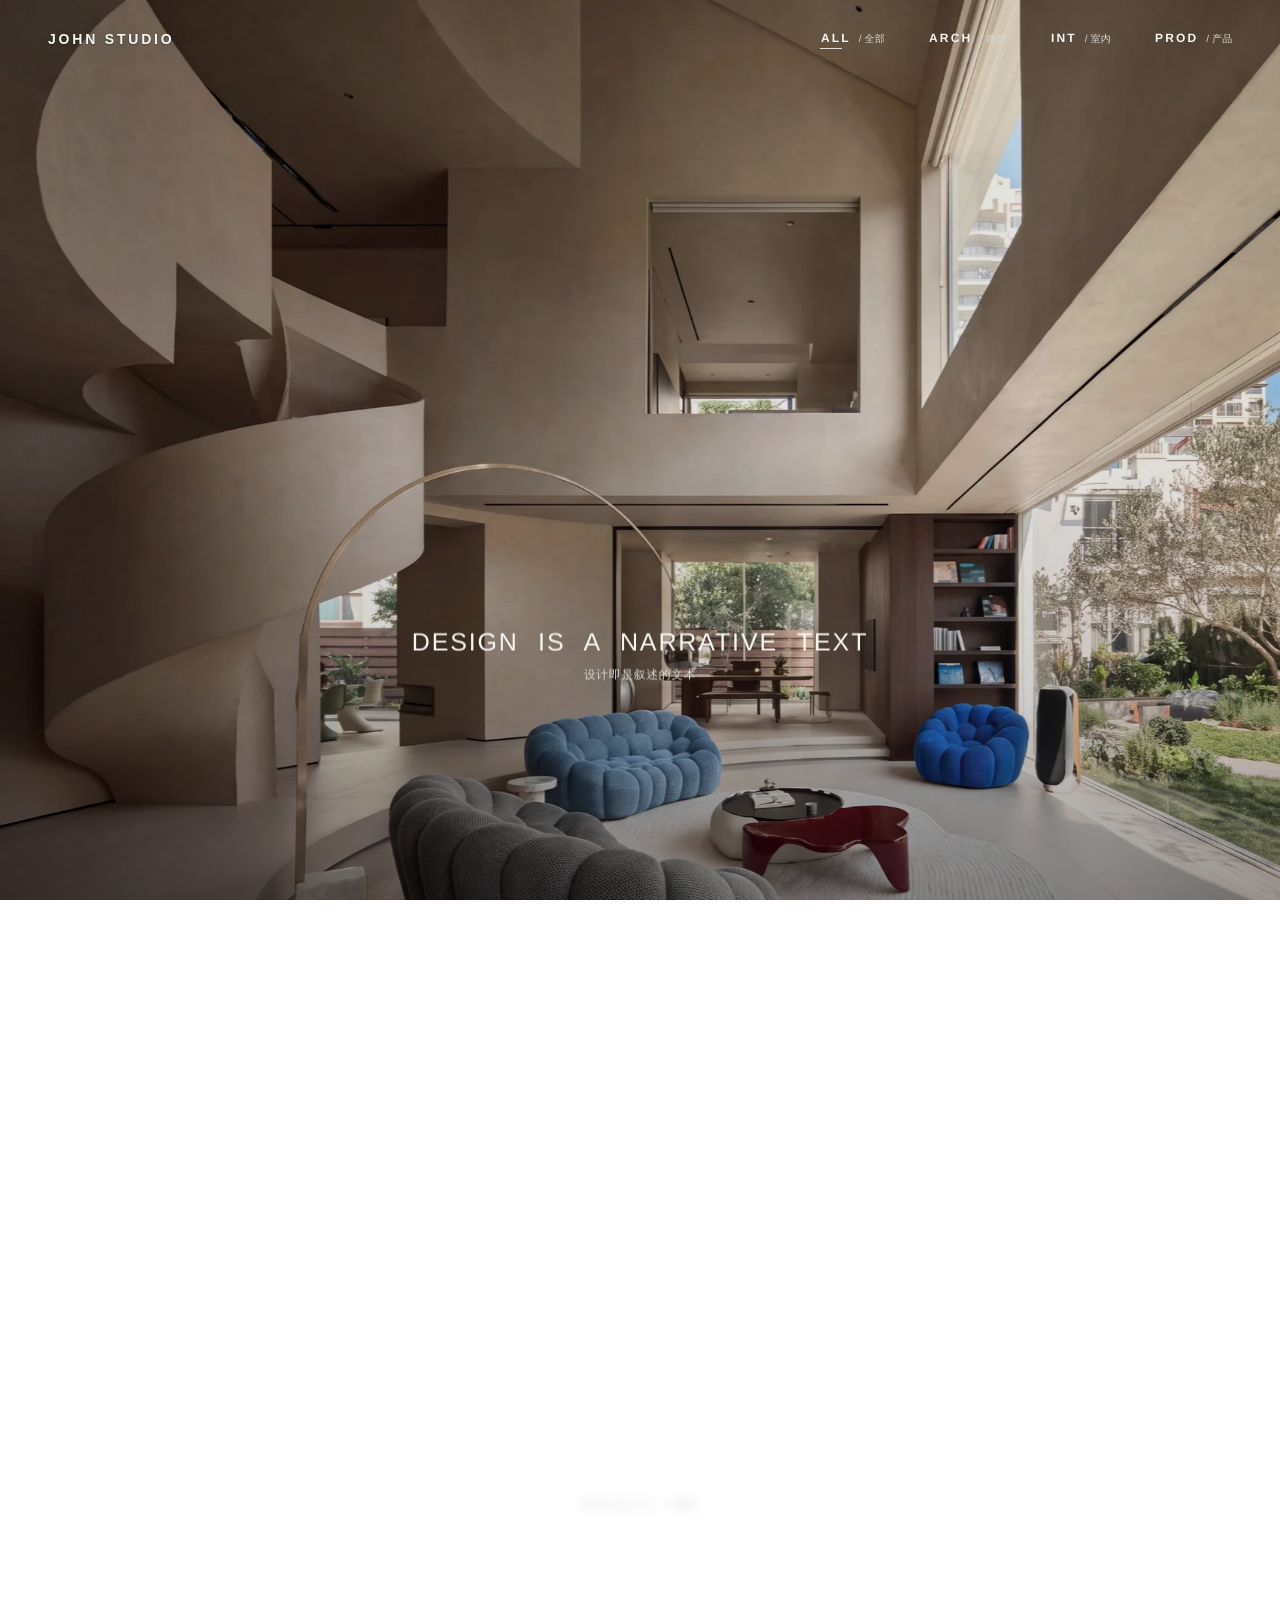
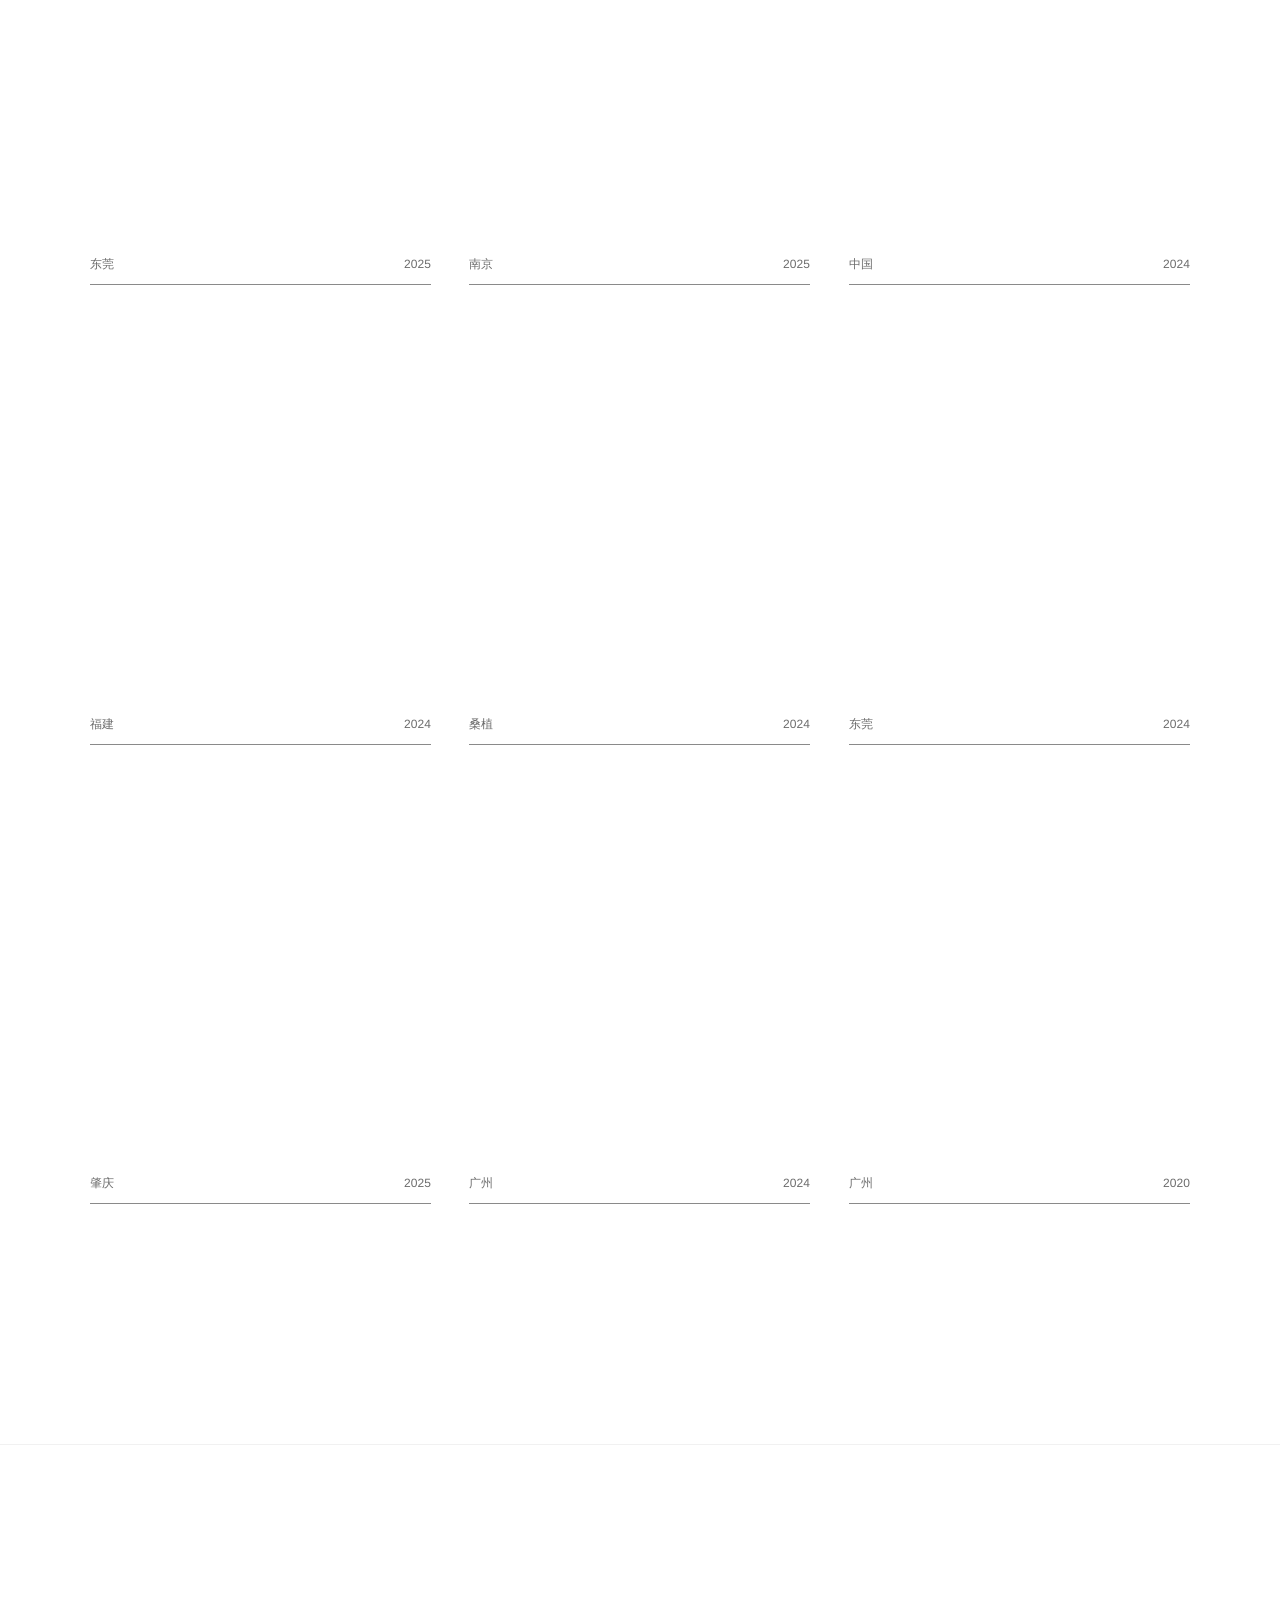
<file: public/index.html>
<!DOCTYPE html>
<html lang="en">
<head>
<meta charset="UTF-8">
<meta name="viewport" content="width=device-width, initial-scale=1.0"/>
<title>JOHN STUDIO - COVER FIRST ROBUST PREVIEW</title>

<style>
/* =========================
   BASE
========================= */
body{
  margin:0;
  font-family:-apple-system,BlinkMacSystemFont,sans-serif;
  background:#0b0b0d;
  color:#fff;
}

/* =========================
   HOME / 主页面
========================= */
#homePage{
  display:block;
}

/* HERO */
.hero{
  height:100vh;
  position:relative;
  overflow:hidden;
  display:flex;
  align-items:center;
  justify-content:center;
  text-align:center;
}

.bg{
  position:absolute;
  inset:0;
  background-size:cover;
  background-position:center;
  transform:scale(1.1);
  transition:opacity 1.2s ease, transform 4s ease;
  filter:brightness(0.78);
}

.hero::after{
  content:"";
  position:absolute;
  inset:0;
  pointer-events:none;
  /* 让 Hero 底图在底部慢慢融入浅色页面，而不是硬切断 */
  background:
    linear-gradient(
      to bottom,
      rgba(0,0,0,0.18) 0%,
      rgba(0,0,0,0.12) 22%,
      rgba(0,0,0,0.06) 42%,
      rgba(245,245,247,0.00) 56%,
      rgba(245,245,247,0.24) 70%,
      rgba(245,245,247,0.58) 82%,
      rgba(245,245,247,0.88) 92%,
      rgba(245,245,247,1.00) 100%
    );
}

.hero::before{
  content:"";
  position:absolute;
  left:-2%;
  right:-2%;
  bottom:-6%;
  height:34%;
  pointer-events:none;
  z-index:1;
  /* 再加一层柔和雾化过渡，让白底更自然地接住底图 */
  background:
    radial-gradient(
      ellipse at center bottom,
      rgba(245,245,247,0.72) 0%,
      rgba(245,245,247,0.42) 40%,
      rgba(245,245,247,0.16) 68%,
      rgba(245,245,247,0.00) 100%
    );
  filter:blur(18px);
  transform:translateY(6%);
}

.content{
  position:relative;
  z-index:2;
}

h1{
  font-size:72px;
  margin:0;
  font-weight:300;
  letter-spacing:-1px;
}

/* NAV */
.nav{
  margin-top:60px;
  display:flex;
  justify-content:center;
  gap:60px;
}

.item{
  cursor:pointer;
  opacity:0.45;
  transition:transform 0.25s ease, opacity 0.25s ease;
  text-align:center;
}

.item:hover{
  opacity:1;
  transform:scale(1.12);
}

.item.active{
  opacity:1;
}

.item span{
  display:block;
  font-size:12px;
  opacity:0.4;
}

/* SECTION */
.section{
  padding:120px 40px;
  max-width:1100px;
  margin:auto;
}

.title{
  font-size:12px;
  letter-spacing:3px;
  opacity:0.4;
  margin-bottom:40px;
}

.cards{
  display:grid;
  grid-template-columns:repeat(2,1fr);
  gap:28px;
}

.card{
  cursor:pointer;
}

.card img{
  width:100%;
  height:420px;
  object-fit:cover;
  border-radius:22px;
  transition:0.4s ease;
}

.card:hover img{
  transform:scale(1.02);
}

.card .text{
  padding:12px 6px;
}

.card .text span{
  display:block;
  font-size:12px;
  opacity:0.4;
  margin-top:6px;
}

/* CONTACT */
.contact{
  padding:120px 40px;
  max-width:1000px;
  margin:auto;
  opacity:0.75;
  display:grid;
  grid-template-columns:repeat(3,1fr);
  gap:40px;
  font-size:13px;
}

/* =========================
   SPACE / 空间页面
========================= */
#spacePage{
  display:none;
  position:fixed;
  inset:0;
  z-index:999;
  background:#000;
  overflow:hidden;
  color:#fff;
}

/* STAGE */
.stage{
  position:relative;
  width:100vw;
  height:100vh;
  overflow:hidden;
}

/* SLIDES */
.slide{
  position:absolute;
  inset:0;
  background-size:cover;
  background-position:center;
  background-repeat:no-repeat;
  opacity:0;
  transform:scale(1.05);
  transition:opacity 1.2s ease, transform 5s ease;
  filter:brightness(0.90);
}

.slide.active{
  opacity:1;
  transform:scale(1.12);
}

/* SMART IMAGE MODE
   横图：cover 全屏沉浸
   竖图：contain 完整显示 + 同图 cover 背景补满 */
.slide.portrait{
  background-size:contain, cover;
  background-position:center, center;
  background-repeat:no-repeat, no-repeat;
}

.slide.landscape{
  background-size:cover;
  background-position:center;
  background-repeat:no-repeat;
}

/* OVERLAY */
.stage::after{
  content:"";
  position:absolute;
  inset:0;
  background:linear-gradient(
    to bottom,
    rgba(0,0,0,0.02) 0%,
    rgba(0,0,0,0.03) 52%,
    rgba(0,0,0,0.12) 78%,
    rgba(0,0,0,0.42) 100%
  );
  pointer-events:none;
}

/* TOP PROJECT SWITCHER */
.topnav{
  position:absolute;
  top:28px;
  left:50%;
  transform:translateX(-50%);
  display:flex;
  gap:40px;
  z-index:20;
}

.navGroup{
  position:relative;
  padding:0 0 18px;
}

.tab{
  font-size:12px;
  letter-spacing:2px;
  opacity:0.4;
  cursor:pointer;
  transition:0.25s;
}

.navGroup:hover .tab{
  opacity:0.8;
  transform:scale(1.08);
}

.navGroup.active .tab{
  opacity:1;
}

.projectMenu{
  position:absolute;
  top:28px;
  left:50%;
  transform:translateX(-50%) translateY(8px);
  min-width:190px;
  padding:10px 0;
  border-radius:0;
  background:transparent;
  backdrop-filter:none;
  border:none;
  opacity:0;
  pointer-events:none;
  transition:opacity .25s ease, transform .25s ease;
  text-align:center;
}

.navGroup:hover .projectMenu{
  opacity:1;
  pointer-events:auto;
  transform:translateX(-50%) translateY(0);
}

.projectOption{
  display:block;
  font-size:11px;
  letter-spacing:1.4px;
  line-height:1.45;
  padding:8px 4px;
  opacity:0.48;
  cursor:pointer;
  transition:opacity .22s ease, transform .22s ease;
  white-space:nowrap;
}

.projectOption:hover{
  opacity:1;
  transform:scale(1.04);
}

.projectOption.current{
  opacity:1;
}

.projectOption span{
  display:block;
  font-size:10px;
  letter-spacing:0;
  opacity:.35;
  margin-top:2px;
}

/* META */
.meta{
  position:absolute;
  bottom:34px;
  left:34px;
  z-index:10;
  text-shadow:0 2px 12px rgba(0,0,0,0.38);
}

.space-title{
  font-size:14px;
  opacity:0.9;
}

.desc{
  font-size:12px;
  opacity:0.45;
  margin-top:6px;
}

.project-index{
  font-size:11px;
  opacity:0.35;
  margin-top:12px;
  letter-spacing:2px;
}

/* hint */
.hint{
  position:absolute;
  right:28px;
  bottom:28px;
  font-size:11px;
  opacity:0.25;
  z-index:10;
}


/* PORTRAIT ONLY SIDE BLUR GLASS
   只在竖向图片 contain 排版时开启；横幅图片保持原样 */
.sideBlur{
  position:absolute;
  top:0;
  bottom:0;
  width:min(29vw, 430px);
  z-index:6;
  pointer-events:none;
  opacity:0;
  transition:opacity .45s ease;
  backdrop-filter:blur(11px) saturate(0.98) brightness(1.00);
  -webkit-backdrop-filter:blur(11px) saturate(0.98) brightness(1.00);
}

.stage.portraitMode .sideBlur{
  opacity:1;
}

.sideBlur.left{
  left:0;
  background:
    linear-gradient(to right,
      rgba(0,0,0,0.045) 0%,
      rgba(0,0,0,0.028) 24%,
      rgba(0,0,0,0.012) 50%,
      rgba(255,255,255,0.010) 78%,
      rgba(255,255,255,0.00) 100%);
  box-shadow:
    inset -12px 0 24px rgba(0,0,0,0.045),
    inset -1px 0 0 rgba(255,255,255,0.025);
  mask-image:linear-gradient(to right, rgba(0,0,0,1) 0%, rgba(0,0,0,.95) 74%, rgba(0,0,0,0) 100%);
  -webkit-mask-image:linear-gradient(to right, rgba(0,0,0,1) 0%, rgba(0,0,0,.95) 74%, rgba(0,0,0,0) 100%);
}

.sideBlur.right{
  right:0;
  background:
    linear-gradient(to left,
      rgba(0,0,0,0.045) 0%,
      rgba(0,0,0,0.028) 24%,
      rgba(0,0,0,0.012) 50%,
      rgba(255,255,255,0.010) 78%,
      rgba(255,255,255,0.00) 100%);
  box-shadow:
    inset 12px 0 24px rgba(0,0,0,0.045),
    inset 1px 0 0 rgba(255,255,255,0.025);
  mask-image:linear-gradient(to left, rgba(0,0,0,1) 0%, rgba(0,0,0,.95) 74%, rgba(0,0,0,0) 100%);
  -webkit-mask-image:linear-gradient(to left, rgba(0,0,0,1) 0%, rgba(0,0,0,.95) 74%, rgba(0,0,0,0) 100%);
}

@media(max-width:760px){
  .sideBlur{
    width:22vw;
    backdrop-filter:blur(10px) saturate(0.99) brightness(1.00);
    -webkit-backdrop-filter:blur(10px) saturate(0.99) brightness(1.00);
  }
  h1{font-size:46px;}
  .nav{gap:26px;}
  .cards{grid-template-columns:1fr;}
  .card img{height:360px;}
  .contact{grid-template-columns:1fr;}
  .topnav{gap:26px;}
  .projectMenu{min-width:160px;}
}

/* =========================
   LIGHT VERSION OVERRIDES
========================= */
body{
  background:#f5f1e9;
  color:#181716;
}

#homePage{
  background:#f5f1e9;
  color:#181716;
}

.hero::after{
  background:linear-gradient(
    to bottom,
    rgba(255,255,255,0.04) 0%,
    rgba(255,255,255,0.08) 28%,
    rgba(245,241,233,0.40) 64%,
    rgba(245,241,233,0.92) 88%,
    rgba(245,241,233,1) 100%
  );
}

.bg{
  filter:brightness(0.88);
}

.content{
  color:#fff;
  text-shadow:0 10px 30px rgba(0,0,0,0.18);
}

.item,
.item span{
  color:inherit;
}

.section{
  color:#181716;
}

.title{
  opacity:0.5;
}

.card img{
  box-shadow:0 22px 60px rgba(0,0,0,0.08);
}

.contact{
  color:#181716;
  opacity:0.78;
}

#spacePage{
  background:#f5f1e9;
  color:#181716;
}

.slide{
  filter:brightness(0.98);
}

.stage::after{
  background:linear-gradient(
    to bottom,
    rgba(255,255,255,0.00) 0%,
    rgba(255,255,255,0.03) 48%,
    rgba(245,241,233,0.36) 76%,
    rgba(245,241,233,0.84) 100%
  );
}

/* Top nav stays light for readability over imagery */
.topnav,
.tab,
.projectOption,
.projectOption span,
.hint{
  color:#fff;
  text-shadow:0 1px 12px rgba(0,0,0,0.25);
}

.tab{
  opacity:0.58;
}

.navGroup:hover .tab{
  opacity:0.92;
}

.navGroup.active .tab,
.projectOption.current{
  opacity:1;
}

.projectOption{
  opacity:0.62;
}

.projectOption span{
  opacity:0.55;
}

.meta{
  color:#181716;
  text-shadow:0 2px 10px rgba(255,255,255,0.35);
}

.space-title{
  color:#181716;
}

.desc,
.project-index{
  color:rgba(24,23,22,0.74);
  opacity:1;
}

.hint{
  opacity:0.48;
}

/* Portrait side blur becomes light glass instead of dark haze */
.sideBlur{
  backdrop-filter:blur(11px) saturate(0.98) brightness(1.05);
  -webkit-backdrop-filter:blur(11px) saturate(0.98) brightness(1.05);
}

.sideBlur.left{
  background:
    linear-gradient(to right,
      rgba(255,255,255,0.15) 0%,
      rgba(255,255,255,0.09) 24%,
      rgba(255,255,255,0.04) 50%,
      rgba(255,255,255,0.015) 78%,
      rgba(255,255,255,0.00) 100%);
  box-shadow:
    inset -12px 0 24px rgba(255,255,255,0.10),
    inset -1px 0 0 rgba(255,255,255,0.08);
}

.sideBlur.right{
  background:
    linear-gradient(to left,
      rgba(255,255,255,0.15) 0%,
      rgba(255,255,255,0.09) 24%,
      rgba(255,255,255,0.04) 50%,
      rgba(255,255,255,0.015) 78%,
      rgba(255,255,255,0.00) 100%);
  box-shadow:
    inset 12px 0 24px rgba(255,255,255,0.10),
    inset 1px 0 0 rgba(255,255,255,0.08);
}


/* =========================
   LIGHT APPLE VERSION OVERRIDES
========================= */
body,
#homePage,
#spacePage{
  background:#f5f6f8;
  color:#111214;
}

/* Cooler, cleaner Apple-like light surface */
.hero::after{
  background:linear-gradient(
    to bottom,
    rgba(255,255,255,0.02) 0%,
    rgba(255,255,255,0.05) 24%,
    rgba(245,246,248,0.28) 56%,
    rgba(245,246,248,0.86) 84%,
    rgba(245,246,248,1) 100%
  );
}

.bg{
  filter:brightness(0.90) saturate(0.98);
}

.content{
  text-shadow:0 10px 28px rgba(0,0,0,0.14);
}

h1{
  letter-spacing:-0.04em;
}

.item{
  opacity:0.52;
}

.item.active{
  opacity:1;
}

.item span{
  opacity:0.52;
}

.section{
  padding:132px 44px;
}

.title{
  opacity:0.46;
  letter-spacing:0.22em;
}

.cards{
  gap:34px;
}

.card img{
  border-radius:28px;
  box-shadow:
    0 18px 48px rgba(15,23,42,0.08),
    0 2px 10px rgba(15,23,42,0.04);
}

.card:hover img{
  transform:scale(1.018);
}

.card .text{
  padding:14px 6px 2px;
}

.card .text span{
  opacity:0.52;
}

.contact{
  opacity:0.82;
  color:#202124;
}

/* Space page: cleaner and more "Apple" */
.slide{
  filter:brightness(1.00) saturate(0.98);
}

.stage::after{
  background:linear-gradient(
    to bottom,
    rgba(255,255,255,0.00) 0%,
    rgba(255,255,255,0.025) 50%,
    rgba(245,246,248,0.24) 76%,
    rgba(245,246,248,0.72) 100%
  );
}

.topnav{
  gap:44px;
}

.tab{
  opacity:0.64;
  text-shadow:0 1px 12px rgba(0,0,0,0.18);
}

.navGroup:hover .tab{
  opacity:0.95;
}

.projectOption{
  opacity:0.68;
  text-shadow:0 1px 12px rgba(0,0,0,0.18);
}

.projectOption span{
  opacity:0.56;
}

.meta{
  text-shadow:0 2px 10px rgba(255,255,255,0.46);
}

.space-title{
  color:#121316;
}

.desc,
.project-index{
  color:rgba(18,19,22,0.72);
}

.hint{
  opacity:0.40;
  text-shadow:0 1px 12px rgba(0,0,0,0.16);
}

/* Portrait side blur: more transparent frosted glass, cooler Apple tone */
.sideBlur{
  backdrop-filter:blur(13px) saturate(1.02) brightness(1.02);
  -webkit-backdrop-filter:blur(13px) saturate(1.02) brightness(1.02);
}

.sideBlur.left{
  background:
    linear-gradient(to right,
      rgba(255,255,255,0.18) 0%,
      rgba(255,255,255,0.10) 24%,
      rgba(255,255,255,0.045) 52%,
      rgba(255,255,255,0.015) 80%,
      rgba(255,255,255,0.00) 100%);
  box-shadow:
    inset -10px 0 24px rgba(255,255,255,0.08),
    inset -1px 0 0 rgba(255,255,255,0.10);
}

.sideBlur.right{
  background:
    linear-gradient(to left,
      rgba(255,255,255,0.18) 0%,
      rgba(255,255,255,0.10) 24%,
      rgba(255,255,255,0.045) 52%,
      rgba(255,255,255,0.015) 80%,
      rgba(255,255,255,0.00) 100%);
  box-shadow:
    inset 10px 0 24px rgba(255,255,255,0.08),
    inset 1px 0 0 rgba(255,255,255,0.10);
}


/* =========================
   APPLE PRODUCT PAGE REFINEMENT
========================= */
body,
#homePage,
#spacePage{
  background:#f5f5f7;
  color:#1d1d1f;
}

/* Apple product page usually has cleaner whitespace + cooler surface */
.hero::after{
  background:linear-gradient(
    to bottom,
    rgba(255,255,255,0.00) 0%,
    rgba(255,255,255,0.025) 22%,
    rgba(245,245,247,0.18) 52%,
    rgba(245,245,247,0.72) 82%,
    rgba(245,245,247,1) 100%
  );
}

.bg{
  filter:brightness(0.93) saturate(0.96);
}

.content{
  text-shadow:0 8px 24px rgba(0,0,0,0.10);
}

h1{
  font-size:78px;
  font-weight:300;
  letter-spacing:-0.055em;
}

.nav{
  gap:56px;
}

.item{
  opacity:0.54;
}

.item:hover{
  transform:scale(1.08);
}

.item span{
  font-size:11px;
  opacity:0.5;
}

.section{
  max-width:1180px;
  padding:144px 48px;
}

.title{
  font-size:11px;
  letter-spacing:0.24em;
  opacity:0.42;
  margin-bottom:44px;
}

.cards{
  gap:36px;
}

.card img{
  border-radius:30px;
  box-shadow:
    0 12px 34px rgba(0,0,0,0.05),
    0 2px 10px rgba(0,0,0,0.03);
}

.card:hover img{
  transform:scale(1.015);
}

.card .text{
  padding:14px 4px 4px;
  font-size:15px;
  color:#1d1d1f;
}

.card .text span{
  font-size:12px;
  opacity:0.54;
}

.contact{
  max-width:1100px;
  padding:132px 48px;
  color:#1d1d1f;
  opacity:0.82;
}

/* Space page tuned to Apple product page feeling */
.slide{
  filter:brightness(1.02) saturate(0.97);
}

.stage::after{
  background:linear-gradient(
    to bottom,
    rgba(255,255,255,0.00) 0%,
    rgba(255,255,255,0.012) 48%,
    rgba(245,245,247,0.14) 76%,
    rgba(245,245,247,0.48) 100%
  );
}

/* Top switcher lighter and more restrained */
.topnav{
  gap:46px;
}

.tab{
  font-size:11px;
  letter-spacing:0.22em;
  opacity:0.62;
  text-shadow:0 1px 10px rgba(0,0,0,0.12);
}

.navGroup:hover .tab{
  opacity:0.92;
  transform:scale(1.05);
}

.projectOption{
  font-size:11px;
  letter-spacing:0.08em;
  opacity:0.70;
  text-shadow:0 1px 10px rgba(0,0,0,0.12);
}

.projectOption span{
  font-size:10px;
  opacity:0.52;
}

.meta{
  bottom:36px;
  left:36px;
  text-shadow:0 2px 8px rgba(255,255,255,0.28);
}

.space-title{
  font-size:14px;
  color:#1d1d1f;
}

.desc{
  color:rgba(29,29,31,0.72);
}

.project-index{
  color:rgba(29,29,31,0.60);
  letter-spacing:0.18em;
}

.hint{
  opacity:0.32;
  text-shadow:0 1px 10px rgba(0,0,0,0.10);
}

/* Portrait side glass closer to Apple frosted UI */
.sideBlur{
  backdrop-filter:blur(14px) saturate(1.04) brightness(1.02);
  -webkit-backdrop-filter:blur(14px) saturate(1.04) brightness(1.02);
}

.sideBlur.left{
  background:
    linear-gradient(to right,
      rgba(255,255,255,0.20) 0%,
      rgba(255,255,255,0.11) 24%,
      rgba(255,255,255,0.05) 52%,
      rgba(255,255,255,0.018) 82%,
      rgba(255,255,255,0.00) 100%);
  box-shadow:
    inset -8px 0 20px rgba(255,255,255,0.08),
    inset -1px 0 0 rgba(255,255,255,0.10);
}

.sideBlur.right{
  background:
    linear-gradient(to left,
      rgba(255,255,255,0.20) 0%,
      rgba(255,255,255,0.11) 24%,
      rgba(255,255,255,0.05) 52%,
      rgba(255,255,255,0.018) 82%,
      rgba(255,255,255,0.00) 100%);
  box-shadow:
    inset 8px 0 20px rgba(255,255,255,0.08),
    inset 1px 0 0 rgba(255,255,255,0.10);
}

@media(max-width:760px){
  h1{font-size:52px;}
  .section{padding:108px 22px;}
  .contact{padding:108px 22px;}
}


/* =========================
   AUTO CONTRAST TEXT SYSTEM
   图片亮度自动切换文字深浅；同时保留轻微光晕，避免文字消失
========================= */
.stage.textOnDark .topnav,
.stage.textOnDark .tab,
.stage.textOnDark .projectOption,
.stage.textOnDark .projectOption span,
.stage.textOnDark .meta,
.stage.textOnDark .space-title,
.stage.textOnDark .desc,
.stage.textOnDark .project-index,
.stage.textOnDark .hint{
  color:#f5f5f7 !important;
  text-shadow:
    0 1px 2px rgba(0,0,0,0.36),
    0 8px 22px rgba(0,0,0,0.36) !important;
}

.stage.textOnDark .desc,
.stage.textOnDark .project-index,
.stage.textOnDark .projectOption span{
  color:rgba(245,245,247,0.82) !important;
}

.stage.textOnLight .topnav,
.stage.textOnLight .tab,
.stage.textOnLight .projectOption,
.stage.textOnLight .projectOption span,
.stage.textOnLight .meta,
.stage.textOnLight .space-title,
.stage.textOnLight .desc,
.stage.textOnLight .project-index,
.stage.textOnLight .hint{
  color:#1d1d1f !important;
  text-shadow:
    0 1px 2px rgba(255,255,255,0.72),
    0 8px 22px rgba(255,255,255,0.54) !important;
}

.stage.textOnLight .desc,
.stage.textOnLight .project-index,
.stage.textOnLight .projectOption span{
  color:rgba(29,29,31,0.84) !important;
}

.stage.textOnLight .tab,
.stage.textOnDark .tab{
  opacity:0.68;
}

.stage.textOnLight .navGroup.active .tab,
.stage.textOnDark .navGroup.active .tab,
.stage.textOnLight .projectOption.current,
.stage.textOnDark .projectOption.current{
  opacity:1;
}

.stage.textOnLight .projectOption,
.stage.textOnDark .projectOption{
  opacity:0.82;
}

.stage.textOnLight .projectOption:hover,
.stage.textOnDark .projectOption:hover{
  opacity:1;
}

/* A barely visible local halo behind bottom text, not a box */
.meta::before{
  content:"";
  position:absolute;
  inset:-18px -24px -18px -20px;
  z-index:-1;
  border-radius:28px;
  opacity:0;
  transition:opacity .45s ease, background .45s ease;
  pointer-events:none;
  filter:blur(10px);
}

.stage.textOnDark .meta::before{
  opacity:0.20;
  background:rgba(0,0,0,0.38);
}

.stage.textOnLight .meta::before{
  opacity:0.22;
  background:rgba(255,255,255,0.62);
}

/* Hero title keeps readable over both light/dark hero images */
.hero .content{
  text-shadow:
    0 1px 2px rgba(0,0,0,0.30),
    0 12px 30px rgba(0,0,0,0.22) !important;
}


/* Secondary Chinese text readability refinement */
.projectOption span,
.desc,
.project-index{
  font-weight:500;
  letter-spacing:0.02em;
}

.stage.textOnLight .projectOption span,
.stage.textOnLight .desc,
.stage.textOnLight .project-index{
  text-shadow:
    0 1px 1px rgba(255,255,255,0.78),
    0 4px 10px rgba(255,255,255,0.34) !important;
}

.stage.textOnDark .projectOption span,
.stage.textOnDark .desc,
.stage.textOnDark .project-index{
  text-shadow:
    0 1px 1px rgba(0,0,0,0.40),
    0 4px 10px rgba(0,0,0,0.28) !important;
}


/* =========================
   REFINED LIGHT TYPOGRAPHY SYSTEM
   重新设计浅色版字体层级：更高级、更克制、更清楚
========================= */

/* Global light-page typography */
body{
  -webkit-font-smoothing:antialiased;
  text-rendering:geometricPrecision;
}

/* HOME: keep Apple product-page calmness */
h1{
  font-weight:320 !important;
  letter-spacing:-0.065em !important;
  color:#f8f8f8;
  text-shadow:
    0 1px 2px rgba(0,0,0,0.18),
    0 14px 34px rgba(0,0,0,0.18) !important;
}

.nav .item{
  font-size:13px;
  font-weight:520;
  letter-spacing:0.18em;
  color:rgba(255,255,255,0.72);
  opacity:1 !important;
  text-shadow:0 1px 12px rgba(0,0,0,0.16);
}

.nav .item.active{
  color:#fff;
}

.nav .item span{
  margin-top:7px;
  font-size:11px;
  font-weight:450;
  letter-spacing:0.04em;
  color:rgba(255,255,255,0.56);
  opacity:1 !important;
}

/* HOME project labels */
.card .text{
  font-size:15px !important;
  font-weight:520;
  letter-spacing:-0.01em;
  color:#1d1d1f !important;
}

.card .text span{
  font-size:12px !important;
  font-weight:460;
  color:rgba(29,29,31,0.58);
  opacity:1 !important;
}

.title{
  color:rgba(29,29,31,0.48);
  opacity:1 !important;
  font-weight:540;
}

/* SPACE: use CSS variables driven by automatic image contrast */
#spaceStage{
  --space-fg:#f5f5f7;
  --space-sub:rgba(245,245,247,0.72);
  --space-soft:rgba(245,245,247,0.54);
  --space-shadow:rgba(0,0,0,0.30);
  --space-glow:rgba(0,0,0,0.18);
}

#spaceStage.textOnLight{
  --space-fg:#1d1d1f;
  --space-sub:rgba(29,29,31,0.74);
  --space-soft:rgba(29,29,31,0.56);
  --space-shadow:rgba(255,255,255,0.68);
  --space-glow:rgba(255,255,255,0.34);
}

#spaceStage.textOnDark{
  --space-fg:#f5f5f7;
  --space-sub:rgba(245,245,247,0.76);
  --space-soft:rgba(245,245,247,0.58);
  --space-shadow:rgba(0,0,0,0.34);
  --space-glow:rgba(0,0,0,0.20);
}

/* remove heavy old shadows and rebuild refined contrast */
#spaceStage .topnav,
#spaceStage .tab,
#spaceStage .projectOption,
#spaceStage .projectOption span,
#spaceStage .meta,
#spaceStage .space-title,
#spaceStage .desc,
#spaceStage .project-index,
#spaceStage .hint{
  color:var(--space-fg) !important;
  text-shadow:
    0 1px 1px var(--space-shadow),
    0 10px 26px var(--space-glow) !important;
}

/* Top category: more Apple-like, less decorative */
.topnav{
  top:32px !important;
  gap:48px !important;
}

.tab{
  font-size:12px !important;
  font-weight:560 !important;
  letter-spacing:0.20em !important;
  opacity:0.52 !important;
  line-height:1;
}

.navGroup:hover .tab{
  opacity:0.78 !important;
  transform:scale(1.04) !important;
}

.navGroup.active .tab{
  opacity:1 !important;
}

/* Hover project text menu: text-only but with stronger hierarchy */
.projectMenu{
  top:32px !important;
  min-width:230px !important;
  padding:16px 0 8px !important;
}

.projectOption{
  padding:10px 4px 9px !important;
  font-size:15px !important;
  font-weight:520 !important;
  letter-spacing:0.045em !important;
  line-height:1.25 !important;
  opacity:0.58 !important;
  color:var(--space-fg) !important;
}

.projectOption:hover{
  opacity:1 !important;
  transform:translateY(-1px) scale(1.015) !important;
}

.projectOption.current{
  opacity:0.92 !important;
}

.projectOption span{
  margin-top:7px !important;
  font-size:12px !important;
  font-weight:460 !important;
  letter-spacing:0.015em !important;
  color:var(--space-sub) !important;
  opacity:1 !important;
}

/* Bottom meta: elegant Apple-like hierarchy */
.meta{
  left:40px !important;
  bottom:38px !important;
  max-width:min(560px, 42vw);
}

.meta::before{
  display:none !important;
}

.space-title{
  font-size:17px !important;
  font-weight:600 !important;
  letter-spacing:-0.018em !important;
  line-height:1.18 !important;
  color:var(--space-fg) !important;
  opacity:1 !important;
}

.desc{
  margin-top:10px !important;
  font-size:13px !important;
  font-weight:430 !important;
  line-height:1.58 !important;
  letter-spacing:0 !important;
  color:var(--space-sub) !important;
  opacity:1 !important;
}

.project-index{
  margin-top:18px !important;
  font-size:11px !important;
  font-weight:560 !important;
  letter-spacing:0.18em !important;
  color:var(--space-soft) !important;
  opacity:1 !important;
}

.hint{
  right:32px !important;
  bottom:32px !important;
  font-size:11px !important;
  font-weight:430 !important;
  letter-spacing:0.01em !important;
  color:var(--space-soft) !important;
  opacity:0.72 !important;
}

/* Make Chinese secondary readable but not loud */
.stage.textOnLight .projectOption span,
.stage.textOnLight .desc,
.stage.textOnLight .project-index{
  color:rgba(29,29,31,0.72) !important;
}

.stage.textOnDark .projectOption span,
.stage.textOnDark .desc,
.stage.textOnDark .project-index{
  color:rgba(245,245,247,0.76) !important;
}

/* On very light images, a subtle top/bottom local readability veil, almost invisible */
#spaceStage.textOnLight .topnav::before{
  content:"";
  position:absolute;
  left:50%;
  top:-12px;
  transform:translateX(-50%);
  width:360px;
  height:54px;
  border-radius:999px;
  background:radial-gradient(ellipse at center, rgba(255,255,255,0.36), rgba(255,255,255,0.00) 70%);
  z-index:-1;
  pointer-events:none;
}

@media(max-width:760px){
  .topnav{
    gap:28px !important;
  }
  .tab{
    font-size:11px !important;
  }
  .projectOption{
    font-size:14px !important;
  }
  .meta{
    left:24px !important;
    bottom:30px !important;
    max-width:72vw;
  }
  .space-title{
    font-size:16px !important;
  }
  .hint{
    display:none;
  }
}


/* =========================
   APPLE OFFICIAL PRODUCT PAGE REFINEMENT
   Based on user's approved light version
========================= */

:root{
  --apple-bg:#f5f5f7;
  --apple-text:#1d1d1f;
  --apple-sub:#6e6e73;
  --apple-line:rgba(0,0,0,.08);
  --apple-card:#fbfbfd;
}

body, #homePage, #spacePage{
  background:var(--apple-bg) !important;
  color:var(--apple-text) !important;
  font-family:"SF Pro Display","SF Pro Text",-apple-system,BlinkMacSystemFont,"Helvetica Neue","PingFang SC","Hiragino Sans GB","Microsoft YaHei",sans-serif !important;
  -webkit-font-smoothing:antialiased;
  text-rendering:optimizeLegibility;
}

/* HOME */
.hero{
  background:#000;
}

.hero::after{
  background:linear-gradient(
    to bottom,
    rgba(255,255,255,0.00) 0%,
    rgba(255,255,255,0.015) 20%,
    rgba(245,245,247,0.10) 55%,
    rgba(245,245,247,0.62) 82%,
    rgba(245,245,247,1) 100%
  ) !important;
}

.bg{
  filter:brightness(.95) saturate(.95) !important;
}

h1{
  font-size:88px !important;
  line-height:.96 !important;
  font-weight:300 !important;
  letter-spacing:-.06em !important;
  color:#fff !important;
  text-shadow:0 2px 10px rgba(0,0,0,.12), 0 18px 42px rgba(0,0,0,.16) !important;
}

.nav{
  margin-top:56px !important;
  gap:54px !important;
}

.nav .item{
  font-size:12px !important;
  font-weight:600 !important;
  letter-spacing:.18em !important;
  color:rgba(255,255,255,.82) !important;
  opacity:1 !important;
  text-shadow:0 1px 8px rgba(0,0,0,.12) !important;
  transform:none !important;
}

.nav .item:hover{
  transform:scale(1.05) !important;
}

.nav .item.active{
  color:#fff !important;
}

.nav .item span{
  margin-top:7px !important;
  font-size:11px !important;
  font-weight:450 !important;
  letter-spacing:.02em !important;
  color:rgba(255,255,255,.64) !important;
  opacity:1 !important;
}

/* Section rhythm more Apple-like */
.section{
  max-width:1180px !important;
  padding:152px 48px !important;
}

.title{
  font-size:11px !important;
  font-weight:600 !important;
  letter-spacing:.22em !important;
  color:rgba(29,29,31,.46) !important;
  opacity:1 !important;
  margin-bottom:48px !important;
}

.cards{
  gap:38px !important;
}

.card img{
  border-radius:32px !important;
  box-shadow:0 10px 30px rgba(0,0,0,.05), 0 1px 3px rgba(0,0,0,.03) !important;
}

.card .text{
  padding:16px 2px 4px !important;
  font-size:17px !important;
  font-weight:600 !important;
  letter-spacing:-.014em !important;
  color:var(--apple-text) !important;
}

.card .text span{
  margin-top:7px !important;
  font-size:12px !important;
  font-weight:450 !important;
  color:var(--apple-sub) !important;
  opacity:1 !important;
}

.contact{
  max-width:1180px !important;
  padding:128px 48px 140px !important;
  color:var(--apple-text) !important;
  opacity:1 !important;
  border-top:1px solid var(--apple-line);
  font-size:12px !important;
  line-height:1.8 !important;
}

/* SPACE */
#spaceStage{
  --space-fg:#f5f5f7;
  --space-sub:rgba(245,245,247,.78);
  --space-soft:rgba(245,245,247,.60);
  --space-shadow:rgba(0,0,0,.24);
  --space-glow:rgba(0,0,0,.14);
}

#spaceStage.textOnLight{
  --space-fg:#1d1d1f;
  --space-sub:rgba(29,29,31,.74);
  --space-soft:rgba(29,29,31,.54);
  --space-shadow:rgba(255,255,255,.40);
  --space-glow:rgba(255,255,255,.18);
}

#spaceStage.textOnDark{
  --space-fg:#f5f5f7;
  --space-sub:rgba(245,245,247,.78);
  --space-soft:rgba(245,245,247,.60);
  --space-shadow:rgba(0,0,0,.26);
  --space-glow:rgba(0,0,0,.16);
}

.slide{
  filter:brightness(1.02) saturate(.98) !important;
}

.stage::after{
  background:linear-gradient(
    to bottom,
    rgba(255,255,255,0) 0%,
    rgba(255,255,255,.008) 50%,
    rgba(245,245,247,.10) 76%,
    rgba(245,245,247,.34) 100%
  ) !important;
}

.topnav{
  top:28px !important;
  gap:44px !important;
}

.tab{
  font-size:11px !important;
  font-weight:600 !important;
  letter-spacing:.20em !important;
  color:var(--space-fg) !important;
  opacity:.55 !important;
  text-shadow:0 1px 2px var(--space-shadow), 0 8px 18px var(--space-glow) !important;
}

.navGroup.active .tab{
  opacity:1 !important;
}

.navGroup:hover .tab{
  opacity:.84 !important;
  transform:scale(1.03) !important;
}

.projectMenu{
  top:30px !important;
  min-width:240px !important;
  padding-top:14px !important;
}

.projectOption{
  padding:10px 0 8px !important;
  font-size:17px !important;
  font-weight:590 !important;
  letter-spacing:-.014em !important;
  color:var(--space-fg) !important;
  opacity:.64 !important;
  text-shadow:0 1px 2px var(--space-shadow), 0 8px 18px var(--space-glow) !important;
}

.projectOption:hover{
  opacity:1 !important;
  transform:translateY(-1px) !important;
}

.projectOption.current{
  opacity:.92 !important;
}

.projectOption span{
  margin-top:6px !important;
  font-size:12px !important;
  font-weight:450 !important;
  letter-spacing:.01em !important;
  color:var(--space-sub) !important;
  opacity:1 !important;
}

.meta{
  left:38px !important;
  bottom:34px !important;
  max-width:min(560px, 42vw) !important;
  text-shadow:none !important;
}

.meta::before{
  display:none !important;
}

.space-title{
  font-size:19px !important;
  line-height:1.12 !important;
  font-weight:600 !important;
  letter-spacing:-.018em !important;
  color:var(--space-fg) !important;
  text-shadow:0 1px 2px var(--space-shadow), 0 10px 22px var(--space-glow) !important;
}

.desc{
  margin-top:10px !important;
  font-size:13px !important;
  line-height:1.55 !important;
  font-weight:450 !important;
  color:var(--space-sub) !important;
  text-shadow:0 1px 2px var(--space-shadow), 0 8px 18px var(--space-glow) !important;
}

.project-index{
  margin-top:18px !important;
  font-size:11px !important;
  font-weight:600 !important;
  letter-spacing:.16em !important;
  color:var(--space-soft) !important;
  text-shadow:0 1px 2px var(--space-shadow), 0 8px 18px var(--space-glow) !important;
}

.hint{
  right:28px !important;
  bottom:28px !important;
  font-size:11px !important;
  line-height:1.3 !important;
  font-weight:450 !important;
  color:var(--space-soft) !important;
  opacity:.9 !important;
  text-shadow:0 1px 2px var(--space-shadow), 0 8px 18px var(--space-glow) !important;
}

/* keep Chinese readable but elegant */
.projectOption span,
.desc,
.project-index{
  -webkit-font-smoothing:antialiased;
}

.stage.textOnLight .projectOption span,
.stage.textOnLight .desc,
.stage.textOnLight .project-index{
  color:rgba(29,29,31,.76) !important;
}

.stage.textOnDark .projectOption span,
.stage.textOnDark .desc,
.stage.textOnDark .project-index{
  color:rgba(245,245,247,.80) !important;
}

/* portrait-side glass closer to Apple product page */
.sideBlur{
  backdrop-filter:blur(12px) saturate(1.02) brightness(1.01) !important;
  -webkit-backdrop-filter:blur(12px) saturate(1.02) brightness(1.01) !important;
}

.sideBlur.left{
  background:linear-gradient(
    to right,
    rgba(255,255,255,.16) 0%,
    rgba(255,255,255,.09) 22%,
    rgba(255,255,255,.04) 52%,
    rgba(255,255,255,.012) 82%,
    rgba(255,255,255,0) 100%
  ) !important;
  box-shadow:inset -8px 0 18px rgba(255,255,255,.06), inset -1px 0 0 rgba(255,255,255,.08) !important;
}

.sideBlur.right{
  background:linear-gradient(
    to left,
    rgba(255,255,255,.16) 0%,
    rgba(255,255,255,.09) 22%,
    rgba(255,255,255,.04) 52%,
    rgba(255,255,255,.012) 82%,
    rgba(255,255,255,0) 100%
  ) !important;
  box-shadow:inset 8px 0 18px rgba(255,255,255,.06), inset 1px 0 0 rgba(255,255,255,.08) !important;
}

@media (max-width:760px){
  h1{
    font-size:56px !important;
  }
  .nav{
    gap:28px !important;
  }
  .section{
    padding:112px 22px !important;
  }
  .contact{
    padding:96px 22px 110px !important;
  }
  .topnav{
    gap:28px !important;
  }
  .projectMenu{
    min-width:190px !important;
  }
  .projectOption{
    font-size:15px !important;
  }
  .meta{
    left:24px !important;
    bottom:26px !important;
    max-width:70vw !important;
  }
  .space-title{
    font-size:17px !important;
  }
  .hint{
    display:none !important;
  }
}


/* =========================
   SIMPLIFIED INFO CLEANUP
   Remove non-essential bottom texts
========================= */
.project-index,
.hint{
  display:none !important;
}


/* =========================
   HOME HERO RE-DESIGN
   top studio + type navigation / side manifesto typography
========================= */
.hero{
  align-items:stretch !important;
  justify-content:flex-start !important;
  text-align:left !important;
}

.hero::after{
  background:
    linear-gradient(180deg,
      rgba(10,12,16,0.18) 0%,
      rgba(10,12,16,0.08) 22%,
      rgba(10,12,16,0.10) 52%,
      rgba(245,245,247,0.12) 76%,
      rgba(245,245,247,0.88) 100%) !important;
}

.bg{
  filter:brightness(.88) saturate(.96) !important;
}

.content{
  display:none !important;
}

.home-frost-header{
  display:none !important;
}

.home-hero-shell{
  position:relative;
  z-index:4;
  width:100%;
  height:100%;
  pointer-events:none;
}

.home-topbar{
  position:fixed;
  top:16px;
  left:22px;
  right:22px;
  z-index:160;
  min-height:68px;
  padding:0 22px 0 24px;
  border-radius:24px;
  display:flex;
  align-items:center;
  justify-content:space-between;
  gap:24px;
  background:rgba(255,255,255,.26);
  border:1px solid rgba(255,255,255,.34);
  box-shadow:
    0 10px 30px rgba(15,23,42,.08),
    inset 0 1px 0 rgba(255,255,255,.24);
  backdrop-filter:blur(18px) saturate(1.14);
  -webkit-backdrop-filter:blur(18px) saturate(1.14);
  pointer-events:auto;
}

.home-topbar-brand{
  border:0;
  background:none;
  margin:0;
  padding:0;
  cursor:pointer;
  display:flex;
  flex-direction:column;
  gap:4px;
  text-align:left;
  color:#f5f5f7;
  text-shadow:0 1px 2px rgba(0,0,0,.18), 0 8px 18px rgba(0,0,0,.14);
}

.home-topbar-brand .brand-en{
  font-size:14px;
  line-height:1;
  font-weight:600;
  letter-spacing:.16em;
}

.home-topbar-brand .brand-zh{
  font-size:10px;
  line-height:1;
  font-weight:450;
  letter-spacing:.04em;
  color:rgba(245,245,247,.72);
}

.home-topbar-nav{
  display:flex;
  align-items:center;
  justify-content:flex-end;
  gap:18px;
  pointer-events:auto;
}

.home-topbar-nav .item{
  min-width:92px;
  padding:8px 8px 7px;
  margin:0;
  opacity:.68 !important;
  text-align:center;
  color:#f5f5f7 !important;
  text-shadow:0 1px 2px rgba(0,0,0,.18), 0 8px 18px rgba(0,0,0,.14) !important;
  transition:transform .25s ease, opacity .25s ease, color .25s ease;
}

.home-topbar-nav .item:hover{
  opacity:1 !important;
  transform:translateY(-1px);
}

.home-topbar-nav .item.active{
  opacity:1 !important;
}

.home-topbar-nav .item{
  font-size:12px !important;
  font-weight:600 !important;
  letter-spacing:.18em !important;
}

.home-topbar-nav .item span{
  margin-top:6px !important;
  font-size:10px !important;
  font-weight:450 !important;
  letter-spacing:.03em !important;
  color:rgba(245,245,247,.70) !important;
  opacity:1 !important;
}

.hero-manifesto{
  position:absolute;
  left:68px;
  bottom:120px;
  max-width:min(520px, 46vw);
  display:flex;
  flex-direction:column;
  align-items:flex-start;
  gap:18px;
  pointer-events:none;
}

.manifesto-kicker{
  font-size:12px;
  font-weight:600;
  letter-spacing:.16em;
  color:rgba(255,255,255,.84);
  text-transform:none;
  text-shadow:0 1px 2px rgba(0,0,0,.18), 0 8px 18px rgba(0,0,0,.12);
  opacity:0;
  animation:manifestoFade .9s ease .15s forwards;
}

.manifesto-stack{
  display:flex;
  flex-direction:column;
  align-items:flex-start;
  gap:2px;
}

.manifesto-line{
  display:block;
  font-size:clamp(48px, 7vw, 92px);
  line-height:.92;
  font-weight:500;
  letter-spacing:-.06em;
  color:#ffffff;
  text-shadow:0 2px 6px rgba(0,0,0,.18), 0 16px 38px rgba(0,0,0,.12);
  opacity:0;
  transform:translateY(22px);
  animation:manifestoReveal .95s cubic-bezier(.2,.8,.2,1) forwards,
            manifestoDrift 7s ease-in-out infinite;
}

.manifesto-line.line-1{ animation-delay:.12s, 1.3s; }
.manifesto-line.line-2{ animation-delay:.24s, 1.45s; }
.manifesto-line.line-3{ animation-delay:.36s, 1.6s; }
.manifesto-line.line-4{ animation-delay:.48s, 1.75s; }

.manifesto-sub{
  font-size:14px;
  line-height:1.7;
  font-weight:430;
  color:rgba(255,255,255,.82);
  text-shadow:0 1px 2px rgba(0,0,0,.16), 0 10px 20px rgba(0,0,0,.12);
  opacity:0;
  animation:manifestoFade .9s ease .62s forwards;
}

@keyframes manifestoReveal{
  from{
    opacity:0;
    transform:translateY(22px);
  }
  to{
    opacity:1;
    transform:translateY(0);
  }
}

@keyframes manifestoFade{
  from{ opacity:0; transform:translateY(14px); }
  to{ opacity:1; transform:translateY(0); }
}

@keyframes manifestoDrift{
  0%{ transform:translate3d(0,0,0); }
  50%{ transform:translate3d(6px,0,0); }
  100%{ transform:translate3d(0,0,0); }
}

@media(max-width:980px){
  .home-topbar{
    left:14px;
    right:14px;
    top:12px;
    min-height:64px;
    padding:12px 16px;
    border-radius:20px;
    align-items:flex-start;
    flex-direction:column;
  }

  .home-topbar-nav{
    width:100%;
    justify-content:space-between;
    gap:8px;
  }

  .home-topbar-nav .item{
    min-width:auto;
    flex:1;
  }

  .hero-manifesto{
    left:28px;
    right:28px;
    bottom:90px;
    max-width:72vw;
  }
}

@media(max-width:760px){
  .hero-manifesto{
    left:24px;
    right:24px;
    bottom:76px;
    max-width:82vw;
    gap:14px;
  }

  .manifesto-line{
    font-size:clamp(40px, 11vw, 62px);
  }

  .manifesto-sub{
    font-size:13px;
  }

  .home-topbar-nav .item{
    padding:6px 4px;
  }
}


/* =========================
   V2 HOME MANIFESTO REFINED
========================= */
.hero::after{
  background:
    linear-gradient(180deg,
      rgba(10,12,16,0.24) 0%,
      rgba(10,12,16,0.12) 22%,
      rgba(10,12,16,0.08) 48%,
      rgba(16,18,24,0.18) 74%,
      rgba(245,245,247,0.90) 100%) !important;
}

.bg{
  filter:brightness(.84) saturate(.96) !important;
  transform:scale(1.08) !important;
}

.home-topbar{
  top:18px !important;
  left:20px !important;
  right:20px !important;
  min-height:62px !important;
  padding:0 18px 0 20px !important;
  border-radius:22px !important;
  background:rgba(255,255,255,.18) !important;
  border:1px solid rgba(255,255,255,.28) !important;
  box-shadow:
    0 14px 34px rgba(15,23,42,.10),
    inset 0 1px 0 rgba(255,255,255,.20) !important;
  backdrop-filter:blur(20px) saturate(1.15) !important;
  -webkit-backdrop-filter:blur(20px) saturate(1.15) !important;
}

.home-topbar-brand{
  gap:3px !important;
}

.home-topbar-brand .brand-en{
  font-size:13px !important;
  letter-spacing:.18em !important;
  font-weight:600 !important;
}

.home-topbar-brand .brand-zh{
  font-size:10px !important;
  color:rgba(245,245,247,.68) !important;
}

.home-topbar-nav{
  gap:16px !important;
}

.home-topbar-nav .item{
  min-width:84px !important;
  padding:8px 6px 9px !important;
  position:relative;
}

.home-topbar-nav .item::after{
  content:"";
  position:absolute;
  left:50%;
  bottom:-3px;
  width:8px;
  height:8px;
  margin-left:-4px;
  border-radius:999px;
  background:rgba(255,255,255,.94);
  box-shadow:0 0 0 1px rgba(255,255,255,.08);
  transform:scale(0);
  transform-origin:center;
  transition:transform .24s ease, opacity .24s ease;
  opacity:0;
}

.home-topbar-nav .item.active::after{
  transform:scale(1);
  opacity:.92;
}

.home-topbar-nav .item:hover::after{
  transform:scale(0);
  opacity:0;
}

.home-topbar-nav .item.active:hover::after{
  transform:scale(1);
  opacity:.92;
}

.home-topbar-nav .item{
  font-size:11px !important;
  font-weight:600 !important;
  letter-spacing:.20em !important;
  opacity:.78 !important;
}

.home-topbar-nav .item.active{
  opacity:1 !important;
}

.home-topbar-nav .item span{
  margin-top:5px !important;
  font-size:10px !important;
  color:rgba(245,245,247,.66) !important;
}

.hero-manifesto-v2{
  left:62px !important;
  bottom:96px !important;
  max-width:min(640px, 48vw) !important;
  gap:20px !important;
}

.manifesto-kicker{
  font-size:11px !important;
  letter-spacing:.22em !important;
  color:rgba(255,255,255,.88) !important;
}

.manifesto-stack-v2{
  gap:0px !important;
}

.manifesto-stack-v2 .manifesto-line{
  font-size:clamp(58px, 8vw, 114px) !important;
  font-weight:540 !important;
  letter-spacing:-.075em !important;
  line-height:.88 !important;
  color:#ffffff !important;
  text-shadow:
    0 1px 2px rgba(0,0,0,.18),
    0 18px 42px rgba(0,0,0,.16) !important;
}

.manifesto-stack-v2 .line-2{
  margin-left:42px;
}
.manifesto-stack-v2 .line-4{
  margin-left:18px;
}

.manifesto-meta{
  display:flex;
  align-items:flex-start;
  gap:18px;
  margin-top:8px;
  max-width:420px;
  opacity:0;
  animation:manifestoFade .9s ease .72s forwards;
}

.manifesto-rule{
  width:62px;
  height:1px;
  margin-top:11px;
  background:rgba(255,255,255,.58);
  flex:0 0 auto;
}

.manifesto-sub{
  font-size:14px !important;
  line-height:1.72 !important;
  font-weight:420 !important;
  color:rgba(255,255,255,.82) !important;
  text-shadow:
    0 1px 2px rgba(0,0,0,.16),
    0 10px 20px rgba(0,0,0,.10) !important;
}

.manifesto-sub strong{
  display:inline-block;
  margin-bottom:2px;
  font-size:14px;
  font-weight:560;
  letter-spacing:.01em;
  color:#ffffff;
}

@keyframes manifestoDrift{
  0%{ transform:translate3d(0,0,0); }
  50%{ transform:translate3d(8px,-1px,0); }
  100%{ transform:translate3d(0,0,0); }
}

@media(max-width:980px){
  .home-topbar{
    top:12px !important;
    left:14px !important;
    right:14px !important;
    min-height:64px !important;
    padding:12px 15px !important;
  }

  .hero-manifesto-v2{
    left:30px !important;
    right:30px !important;
    bottom:84px !important;
    max-width:72vw !important;
  }

  .manifesto-stack-v2 .line-2{
    margin-left:22px;
  }
  .manifesto-stack-v2 .line-4{
    margin-left:10px;
  }
}

@media(max-width:760px){
  .home-topbar{
    border-radius:18px !important;
  }

  .home-topbar-nav{
    gap:6px !important;
  }

  .home-topbar-nav .item{
    min-width:auto !important;
    flex:1;
  }

  .hero-manifesto-v2{
    left:22px !important;
    right:22px !important;
    bottom:74px !important;
    max-width:82vw !important;
    gap:16px !important;
  }

  .manifesto-stack-v2 .manifesto-line{
    font-size:clamp(44px, 12vw, 72px) !important;
    line-height:.92 !important;
  }

  .manifesto-stack-v2 .line-2,
  .manifesto-stack-v2 .line-4{
    margin-left:0;
  }

  .manifesto-meta{
    gap:12px;
    max-width:88%;
  }

  .manifesto-rule{
    width:36px;
  }

  .manifesto-sub{
    font-size:13px !important;
    line-height:1.65 !important;
  }
}




/* Hover feedback:
   小点只代表当前分类；鼠标经过其它分类时，只通过字体变化表达可点击 */
.home-topbar-nav .item:hover{
  opacity:1 !important;
  color:#fff !important;
  transform:translateY(-1px) scale(1.045) !important;
}

.home-topbar-nav .item:hover span{
  color:rgba(255,255,255,.82) !important;
}

.home-topbar-nav .item.active{
  color:#fff !important;
}

.home-topbar-nav .item.active span{
  color:rgba(255,255,255,.76) !important;
}


/* =========================
   HOME TOPBAR TRUE AUTO CONTRAST
   根据顶部栏所在背景自动切换深/浅字体
========================= */
.home-topbar{
  transition:
    background .32s ease,
    border-color .32s ease,
    box-shadow .32s ease,
    color .32s ease,
    backdrop-filter .32s ease,
    -webkit-backdrop-filter .32s ease !important;
}

/* 深色底图：浅色字体 */
.home-topbar.text-light{
  background:rgba(255,255,255,.18) !important;
  border:1px solid rgba(255,255,255,.28) !important;
  box-shadow:
    0 14px 34px rgba(15,23,42,.10),
    inset 0 1px 0 rgba(255,255,255,.20) !important;
}

.home-topbar.text-light .home-topbar-brand,
.home-topbar.text-light .home-topbar-nav .item{
  color:#f5f5f7 !important;
  text-shadow:
    0 1px 2px rgba(0,0,0,.22),
    0 8px 18px rgba(0,0,0,.16) !important;
}

.home-topbar.text-light .home-topbar-brand .brand-zh,
.home-topbar.text-light .home-topbar-nav .item span{
  color:rgba(245,245,247,.72) !important;
  text-shadow:
    0 1px 2px rgba(0,0,0,.18),
    0 8px 18px rgba(0,0,0,.12) !important;
}

.home-topbar.text-light .home-topbar-nav .item.active,
.home-topbar.text-light .home-topbar-nav .item:hover{
  color:#fff !important;
}

.home-topbar.text-light .home-topbar-nav .item.active span,
.home-topbar.text-light .home-topbar-nav .item:hover span{
  color:rgba(255,255,255,.82) !important;
}

.home-topbar.text-light .home-topbar-nav .item::after{
  background:rgba(255,255,255,.94) !important;
  box-shadow:0 0 0 1px rgba(255,255,255,.08) !important;
}

/* 浅色底图：深色字体 */
.home-topbar.text-dark{
  background:rgba(255,255,255,.72) !important;
  border:1px solid rgba(255,255,255,.90) !important;
  box-shadow:
    0 14px 34px rgba(15,23,42,.08),
    inset 0 1px 0 rgba(255,255,255,.62) !important;
  backdrop-filter:blur(18px) saturate(1.08) !important;
  -webkit-backdrop-filter:blur(18px) saturate(1.08) !important;
}

.home-topbar.text-dark .home-topbar-brand,
.home-topbar.text-dark .home-topbar-nav .item{
  color:rgba(29,29,31,.70) !important;
  text-shadow:none !important;
}

.home-topbar.text-dark .home-topbar-brand .brand-zh,
.home-topbar.text-dark .home-topbar-nav .item span{
  color:rgba(29,29,31,.54) !important;
  text-shadow:none !important;
}

.home-topbar.text-dark .home-topbar-nav .item.active,
.home-topbar.text-dark .home-topbar-nav .item:hover{
  color:#1d1d1f !important;
}

.home-topbar.text-dark .home-topbar-nav .item.active span,
.home-topbar.text-dark .home-topbar-nav .item:hover span{
  color:rgba(29,29,31,.72) !important;
}

.home-topbar.text-dark .home-topbar-nav .item::after{
  background:rgba(29,29,31,.92) !important;
  box-shadow:0 0 0 1px rgba(29,29,31,.06) !important;
}


/* =========================
   V3 INTERACTION ONLY
   不改页面框架，只给原有首页元素加入滚动触发
========================= */

/* 首页宣言：保留原位置，只在滚动时轻微响应 */
.hero-manifesto-v2{
  will-change:transform, opacity, filter;
}

/* 项目区标题：保持原结构，只做进入时的轻微显现 */
.section .title{
  opacity:0;
  transform:translateY(26px);
  filter:blur(6px);
  transition:
    opacity .78s ease,
    transform .86s cubic-bezier(.2,.8,.2,1),
    filter .86s cubic-bezier(.2,.8,.2,1);
}

.section .title.is-visible{
  opacity:.42;
  transform:translateY(0);
  filter:blur(0);
}

/* 原有项目卡片：不改变网格，不新增模块，只让它们一张张出现 */
.cards .card{
  opacity:0;
  transform:translateY(54px) scale(.985);
  filter:blur(9px);
  transition:
    opacity .78s cubic-bezier(.2,.8,.2,1),
    transform .9s cubic-bezier(.2,.8,.2,1),
    filter .9s cubic-bezier(.2,.8,.2,1);
  will-change:transform, opacity, filter;
}

.cards .card.is-visible{
  opacity:1;
  transform:translateY(0) scale(1);
  filter:blur(0);
}

/* 让卡片根据顺序错开出现，形成“往下滑一张张跳出来”的节奏 */
.cards .card:nth-child(1).is-visible{ transition-delay:.02s; }
.cards .card:nth-child(2).is-visible{ transition-delay:.10s; }
.cards .card:nth-child(3).is-visible{ transition-delay:.18s; }
.cards .card:nth-child(4).is-visible{ transition-delay:.26s; }
.cards .card:nth-child(5).is-visible{ transition-delay:.34s; }
.cards .card:nth-child(6).is-visible{ transition-delay:.42s; }

/* 鼠标靠近作品：图片像被轻轻唤醒，但不改变框架 */
.cards .card img{
  transition:
    transform .82s cubic-bezier(.2,.8,.2,1),
    filter .82s cubic-bezier(.2,.8,.2,1),
    box-shadow .82s cubic-bezier(.2,.8,.2,1) !important;
}

.cards .card:hover img{
  transform:scale(1.035) !important;
  filter:brightness(1.035) saturate(1.02);
}

.cards .card .text{
  transition:
    opacity .36s ease,
    transform .42s cubic-bezier(.2,.8,.2,1);
}

.cards .card:hover .text{
  opacity:1;
  transform:translateY(-2px);
}

/* 点击进入空间前的轻微过渡提示，不改变 SPACE 框架 */
.cards .card.entering{
  transform:translateY(0) scale(1.018) !important;
  filter:blur(0) brightness(.98);
  transition:
    transform .34s cubic-bezier(.2,.8,.2,1),
    filter .34s cubic-bezier(.2,.8,.2,1) !important;
}

@media (prefers-reduced-motion: reduce){
  .hero-manifesto-v2,
  .section .title,
  .cards .card,
  .cards .card img,
  .cards .card .text{
    transition:none !important;
    animation:none !important;
    transform:none !important;
    filter:none !important;
  }

  .section .title,
  .cards .card{
    opacity:1 !important;
  }
}


/* =========================
   V3.1 PROJECT TEXT REVEAL
   项目标题文字也跟随滚动出现
========================= */

/* 先让项目文字在进入前隐藏 */
.cards .card .text h3,
.cards .card .text p{
  opacity:0;
  filter:blur(7px);
  transform:translateY(22px);
  will-change:opacity, transform, filter;
}

/* 图片先出现，标题后出现，中文副标题再慢半拍出现 */
.cards .card.is-visible .text h3{
  opacity:1;
  filter:blur(0);
  transform:translateY(0);
  transition:
    opacity .72s ease .22s,
    transform .82s cubic-bezier(.2,.8,.2,1) .22s,
    filter .82s cubic-bezier(.2,.8,.2,1) .22s,
    letter-spacing .46s ease,
    color .46s ease;
}

.cards .card.is-visible .text p{
  opacity:1;
  filter:blur(0);
  transform:translateY(0);
  transition:
    opacity .72s ease .36s,
    transform .82s cubic-bezier(.2,.8,.2,1) .36s,
    filter .82s cubic-bezier(.2,.8,.2,1) .36s,
    color .46s ease;
}

/* 每张卡片的文字再错开一点，让它像 Apple 那样一张张被滚动带出来 */
.cards .card:nth-child(1).is-visible .text h3{ transition-delay:.20s, .20s, .20s, 0s, 0s; }
.cards .card:nth-child(1).is-visible .text p{ transition-delay:.34s, .34s, .34s, 0s; }

.cards .card:nth-child(2).is-visible .text h3{ transition-delay:.30s, .30s, .30s, 0s, 0s; }
.cards .card:nth-child(2).is-visible .text p{ transition-delay:.44s, .44s, .44s, 0s; }

.cards .card:nth-child(3).is-visible .text h3{ transition-delay:.40s, .40s, .40s, 0s, 0s; }
.cards .card:nth-child(3).is-visible .text p{ transition-delay:.54s, .54s, .54s, 0s; }

.cards .card:nth-child(4).is-visible .text h3{ transition-delay:.50s, .50s, .50s, 0s, 0s; }
.cards .card:nth-child(4).is-visible .text p{ transition-delay:.64s, .64s, .64s, 0s; }

.cards .card:nth-child(5).is-visible .text h3{ transition-delay:.60s, .60s, .60s, 0s, 0s; }
.cards .card:nth-child(5).is-visible .text p{ transition-delay:.74s, .74s, .74s, 0s; }

.cards .card:nth-child(6).is-visible .text h3{ transition-delay:.70s, .70s, .70s, 0s, 0s; }
.cards .card:nth-child(6).is-visible .text p{ transition-delay:.84s, .84s, .84s, 0s; }

/* hover 时文字也有轻微交互，不只图片动 */
.cards .card.is-visible:hover .text h3{
  letter-spacing:-.035em;
  color:#000;
  transform:translateY(-3px) scale(1.018);
}

.cards .card.is-visible:hover .text p{
  color:rgba(29,29,31,.72);
  transform:translateY(-2px);
}

/* 点击进入时，标题有一个很短的确认反馈 */
.cards .card.entering .text h3{
  transform:translateY(-4px) scale(1.025) !important;
  color:#000 !important;
}

.cards .card.entering .text p{
  transform:translateY(-2px) !important;
  color:rgba(29,29,31,.76) !important;
}


/* =========================
   V3.2 REPLAYABLE SCROLL MOTION
   回滚 / 再下滑时，项目图片和文字可循环触发动效
========================= */

/* 防止快速滚动时出现太突兀的闪烁，让重置更柔和 */
.cards .card:not(.is-visible){
  transition-delay:0s !important;
}

.cards .card:not(.is-visible) .text h3,
.cards .card:not(.is-visible) .text p{
  transition-delay:0s !important;
}

/* 标题也跟随滚动重复出现，而不是只播放一次 */
.section .title:not(.is-visible){
  transition-delay:0s !important;
}

/* 回到首页时，宣言文字继续根据滚动位置恢复，不是一次性消失 */
.hero-manifesto-v2{
  transition:
    opacity .18s linear,
    filter .18s linear,
    transform .18s linear;
}


/* =========================
   V3.3 STRONGER PROJECT TEXT MOTION
   项目文字动效加强：更明显，但不改变页面框架
========================= */

/* 给文字区一点“被打开”的空间感 */
.cards .card .text{
  overflow:hidden;
  transform-origin:left center;
}

/* 初始状态更明确：往下、轻模糊、字距略开 */
.cards .card .text h3{
  opacity:0 !important;
  transform:translate3d(0, 42px, 0) scale(.965) !important;
  filter:blur(14px) !important;
  letter-spacing:.015em !important;
}

.cards .card .text p{
  opacity:0 !important;
  transform:translate3d(0, 34px, 0) scale(.975) !important;
  filter:blur(12px) !important;
}

/* 出现状态：标题更明显地浮上来，中文慢半拍 */
.cards .card.is-visible .text h3{
  opacity:1 !important;
  transform:translate3d(0, 0, 0) scale(1) !important;
  filter:blur(0) !important;
  letter-spacing:-.045em !important;
  transition:
    opacity .95s cubic-bezier(.2,.8,.2,1) .30s,
    transform 1.05s cubic-bezier(.2,.8,.2,1) .30s,
    filter 1.05s cubic-bezier(.2,.8,.2,1) .30s,
    letter-spacing 1.05s cubic-bezier(.2,.8,.2,1) .30s,
    color .42s ease !important;
}

.cards .card.is-visible .text p{
  opacity:1 !important;
  transform:translate3d(0, 0, 0) scale(1) !important;
  filter:blur(0) !important;
  transition:
    opacity .95s cubic-bezier(.2,.8,.2,1) .52s,
    transform 1.05s cubic-bezier(.2,.8,.2,1) .52s,
    filter 1.05s cubic-bezier(.2,.8,.2,1) .52s,
    color .42s ease !important;
}

/* 每张卡片文字再错开，能明显感到一张张出现 */
.cards .card:nth-child(1).is-visible .text h3{ transition-delay:.30s,.30s,.30s,.30s,0s !important; }
.cards .card:nth-child(1).is-visible .text p{ transition-delay:.52s,.52s,.52s,0s !important; }

.cards .card:nth-child(2).is-visible .text h3{ transition-delay:.42s,.42s,.42s,.42s,0s !important; }
.cards .card:nth-child(2).is-visible .text p{ transition-delay:.64s,.64s,.64s,0s !important; }

.cards .card:nth-child(3).is-visible .text h3{ transition-delay:.54s,.54s,.54s,.54s,0s !important; }
.cards .card:nth-child(3).is-visible .text p{ transition-delay:.76s,.76s,.76s,0s !important; }

.cards .card:nth-child(4).is-visible .text h3{ transition-delay:.66s,.66s,.66s,.66s,0s !important; }
.cards .card:nth-child(4).is-visible .text p{ transition-delay:.88s,.88s,.88s,0s !important; }

.cards .card:nth-child(5).is-visible .text h3{ transition-delay:.78s,.78s,.78s,.78s,0s !important; }
.cards .card:nth-child(5).is-visible .text p{ transition-delay:1.00s,1.00s,1.00s,0s !important; }

.cards .card:nth-child(6).is-visible .text h3{ transition-delay:.90s,.90s,.90s,.90s,0s !important; }
.cards .card:nth-child(6).is-visible .text p{ transition-delay:1.12s,1.12s,1.12s,0s !important; }

/* hover 文字反馈也稍微加强，但保持克制 */
.cards .card.is-visible:hover .text h3{
  transform:translate3d(0, -5px, 0) scale(1.026) !important;
  letter-spacing:-.055em !important;
}

.cards .card.is-visible:hover .text p{
  transform:translate3d(0, -3px, 0) !important;
}

/* 离开视口后重置，回滚再进入时可以清楚地重新播放 */
.cards .card:not(.is-visible) .text h3,
.cards .card:not(.is-visible) .text p{
  transition:
    opacity .28s ease,
    transform .28s ease,
    filter .28s ease,
    letter-spacing .28s ease !important;
}


/* =========================
   V3.4 SEPARATED IMAGE / TEXT MOTION
   解决：文字和图片一起动，所以文字动效不明显
   新逻辑：卡片框架不动；图片先出现；文字后出现
========================= */

/* 卡片本体不再整体淡入，否则文字会被图片动效吃掉 */
.cards .card{
  opacity:1 !important;
  transform:none !important;
  filter:none !important;
  transition:none !important;
}

/* 图片单独作为第一层动效 */
.cards .card img{
  opacity:0 !important;
  transform:translate3d(0, 64px, 0) scale(.965) !important;
  filter:blur(14px) brightness(.98) saturate(.96) !important;
  transition:
    opacity .78s cubic-bezier(.2,.8,.2,1),
    transform 1.02s cubic-bezier(.2,.8,.2,1),
    filter 1.02s cubic-bezier(.2,.8,.2,1),
    box-shadow .82s cubic-bezier(.2,.8,.2,1) !important;
  will-change:opacity, transform, filter;
}

.cards .card.is-visible img{
  opacity:1 !important;
  transform:translate3d(0, 0, 0) scale(1) !important;
  filter:blur(0) brightness(1) saturate(1) !important;
}

/* 文字单独作为第二层动效，明显慢于图片 */
.cards .card .text h3{
  opacity:0 !important;
  transform:translate3d(0, 72px, 0) scale(.955) !important;
  filter:blur(16px) !important;
  letter-spacing:.025em !important;
  transition:
    opacity .82s cubic-bezier(.2,.8,.2,1),
    transform 1.05s cubic-bezier(.2,.8,.2,1),
    filter 1.05s cubic-bezier(.2,.8,.2,1),
    letter-spacing 1.05s cubic-bezier(.2,.8,.2,1),
    color .42s ease !important;
  will-change:opacity, transform, filter;
}

.cards .card .text p{
  opacity:0 !important;
  transform:translate3d(0, 52px, 0) scale(.972) !important;
  filter:blur(13px) !important;
  transition:
    opacity .82s cubic-bezier(.2,.8,.2,1),
    transform 1.05s cubic-bezier(.2,.8,.2,1),
    filter 1.05s cubic-bezier(.2,.8,.2,1),
    color .42s ease !important;
  will-change:opacity, transform, filter;
}

/* 关键：图片先出来，标题等图片稳定后才出来，中文再慢半拍 */
.cards .card.is-visible .text h3{
  opacity:1 !important;
  transform:translate3d(0, 0, 0) scale(1) !important;
  filter:blur(0) !important;
  letter-spacing:-.045em !important;
  transition-delay:.74s, .74s, .74s, .74s, 0s !important;
}

.cards .card.is-visible .text p{
  opacity:1 !important;
  transform:translate3d(0, 0, 0) scale(1) !important;
  filter:blur(0) !important;
  transition-delay:.94s, .94s, .94s, 0s !important;
}

/* 不同卡片之间仍然有轻微错位，但不让文字和图片同时出现 */
.cards .card:nth-child(1).is-visible img{ transition-delay:.00s,.00s,.00s,0s !important; }
.cards .card:nth-child(1).is-visible .text h3{ transition-delay:.72s,.72s,.72s,.72s,0s !important; }
.cards .card:nth-child(1).is-visible .text p{ transition-delay:.92s,.92s,.92s,0s !important; }

.cards .card:nth-child(2).is-visible img{ transition-delay:.10s,.10s,.10s,0s !important; }
.cards .card:nth-child(2).is-visible .text h3{ transition-delay:.84s,.84s,.84s,.84s,0s !important; }
.cards .card:nth-child(2).is-visible .text p{ transition-delay:1.04s,1.04s,1.04s,0s !important; }

.cards .card:nth-child(3).is-visible img{ transition-delay:.20s,.20s,.20s,0s !important; }
.cards .card:nth-child(3).is-visible .text h3{ transition-delay:.96s,.96s,.96s,.96s,0s !important; }
.cards .card:nth-child(3).is-visible .text p{ transition-delay:1.16s,1.16s,1.16s,0s !important; }

.cards .card:nth-child(4).is-visible img{ transition-delay:.30s,.30s,.30s,0s !important; }
.cards .card:nth-child(4).is-visible .text h3{ transition-delay:1.08s,1.08s,1.08s,1.08s,0s !important; }
.cards .card:nth-child(4).is-visible .text p{ transition-delay:1.28s,1.28s,1.28s,0s !important; }

.cards .card:nth-child(5).is-visible img{ transition-delay:.40s,.40s,.40s,0s !important; }
.cards .card:nth-child(5).is-visible .text h3{ transition-delay:1.20s,1.20s,1.20s,1.20s,0s !important; }
.cards .card:nth-child(5).is-visible .text p{ transition-delay:1.40s,1.40s,1.40s,0s !important; }

.cards .card:nth-child(6).is-visible img{ transition-delay:.50s,.50s,.50s,0s !important; }
.cards .card:nth-child(6).is-visible .text h3{ transition-delay:1.32s,1.32s,1.32s,1.32s,0s !important; }
.cards .card:nth-child(6).is-visible .text p{ transition-delay:1.52s,1.52s,1.52s,0s !important; }

/* hover 只在已经出现后生效 */
.cards .card.is-visible:hover img{
  transform:translate3d(0, 0, 0) scale(1.035) !important;
  filter:blur(0) brightness(1.035) saturate(1.02) !important;
}

.cards .card.is-visible:hover .text h3{
  transform:translate3d(0, -5px, 0) scale(1.026) !important;
  letter-spacing:-.055em !important;
  color:#000 !important;
}

.cards .card.is-visible:hover .text p{
  transform:translate3d(0, -3px, 0) !important;
  color:rgba(29,29,31,.72) !important;
}

/* 离开视口重置时，不要拖延，保证回滚后再下滑可以重新播放 */
.cards .card:not(.is-visible) img,
.cards .card:not(.is-visible) .text h3,
.cards .card:not(.is-visible) .text p{
  transition-delay:0s !important;
}

/* 点击反馈保持轻微 */
.cards .card.entering img{
  transform:translate3d(0, 0, 0) scale(1.045) !important;
  filter:blur(0) brightness(.98) saturate(1.02) !important;
}

.cards .card.entering .text h3{
  transform:translate3d(0, -6px, 0) scale(1.03) !important;
}


/* =========================
   V3.5 CONTACT TEXT MOTION
   联系区文字也加入滚动触发动效，且可循环
========================= */

.contact-motion{
  opacity:1 !important;
  align-items:start;
}

.contact-motion .contact-col{
  overflow:hidden;
  min-height:58px;
}

.contact-motion .contact-line{
  display:block;
  opacity:0;
  transform:translate3d(0, 34px, 0);
  filter:blur(10px);
  will-change:opacity, transform, filter, letter-spacing;
}

.contact-motion .contact-line.primary{
  font-size:16px;
  line-height:1.35;
  font-weight:430;
  letter-spacing:-.018em;
  color:rgba(29,29,31,.92);
}

.contact-motion .contact-line.secondary{
  margin-top:10px;
  font-size:15px;
  line-height:1.35;
  font-weight:400;
  letter-spacing:-.012em;
  color:rgba(29,29,31,.70);
}

/* 进入视口：每一列错开，每一行再慢半拍 */
.contact-motion.is-visible .contact-col:nth-child(1) .primary{
  opacity:1;
  transform:translate3d(0, 0, 0);
  filter:blur(0);
  transition:
    opacity .86s cubic-bezier(.2,.8,.2,1) .10s,
    transform 1.02s cubic-bezier(.2,.8,.2,1) .10s,
    filter 1.02s cubic-bezier(.2,.8,.2,1) .10s,
    letter-spacing .72s ease .10s;
}

.contact-motion.is-visible .contact-col:nth-child(1) .secondary{
  opacity:1;
  transform:translate3d(0, 0, 0);
  filter:blur(0);
  transition:
    opacity .86s cubic-bezier(.2,.8,.2,1) .26s,
    transform 1.02s cubic-bezier(.2,.8,.2,1) .26s,
    filter 1.02s cubic-bezier(.2,.8,.2,1) .26s;
}

.contact-motion.is-visible .contact-col:nth-child(2) .primary{
  opacity:1;
  transform:translate3d(0, 0, 0);
  filter:blur(0);
  transition:
    opacity .86s cubic-bezier(.2,.8,.2,1) .28s,
    transform 1.02s cubic-bezier(.2,.8,.2,1) .28s,
    filter 1.02s cubic-bezier(.2,.8,.2,1) .28s,
    letter-spacing .72s ease .28s;
}

.contact-motion.is-visible .contact-col:nth-child(2) .secondary{
  opacity:1;
  transform:translate3d(0, 0, 0);
  filter:blur(0);
  transition:
    opacity .86s cubic-bezier(.2,.8,.2,1) .44s,
    transform 1.02s cubic-bezier(.2,.8,.2,1) .44s,
    filter 1.02s cubic-bezier(.2,.8,.2,1) .44s;
}

.contact-motion.is-visible .contact-col:nth-child(3) .primary{
  opacity:1;
  transform:translate3d(0, 0, 0);
  filter:blur(0);
  transition:
    opacity .86s cubic-bezier(.2,.8,.2,1) .46s,
    transform 1.02s cubic-bezier(.2,.8,.2,1) .46s,
    filter 1.02s cubic-bezier(.2,.8,.2,1) .46s,
    letter-spacing .72s ease .46s;
}

/* 离开视口后重置，回滚再下滑会重新播放 */
.contact-motion:not(.is-visible) .contact-line{
  transition:
    opacity .26s ease,
    transform .26s ease,
    filter .26s ease !important;
}

/* 鼠标经过联系信息：只做很轻的字体响应 */
.contact-motion .contact-col:hover .primary{
  letter-spacing:-.032em;
  color:#000;
  transition:letter-spacing .36s ease, color .36s ease;
}

.contact-motion .contact-col:hover .secondary{
  color:rgba(29,29,31,.86);
  transform:translate3d(0, -1px, 0);
  transition:color .36s ease, transform .36s ease;
}

@media(max-width:760px){
  .contact-motion .contact-line.primary{
    font-size:15px;
  }

  .contact-motion .contact-line.secondary{
    font-size:14px;
  }
}


/* =========================
   V3.7 SPACE SWITCHER · A IMAGE PREVIEW
   以项目图片预览取代原来的文字列表；不改变首页当前版本
========================= */

#spacePage .topnav{
  align-items:flex-start !important;
  gap:42px !important;
}

#spacePage .navGroup{
  position:relative !important;
  padding:0 0 20px !important;
}

#spacePage .navGroup .tab{
  font-size:12px !important;
  letter-spacing:2.4px !important;
  opacity:.58 !important;
  transition:
    opacity .24s ease,
    transform .24s ease,
    letter-spacing .24s ease !important;
}

#spacePage .navGroup:hover .tab{
  opacity:1 !important;
  transform:translateY(-1px) scale(1.055) !important;
  letter-spacing:2.8px !important;
}

#spacePage .navGroup.active .tab{
  opacity:1 !important;
}

#spacePage .projectMenu{
  position:absolute !important;
  top:30px !important;
  left:50% !important;
  transform:translateX(-50%) translateY(10px) !important;
  width:228px !important;
  min-width:0 !important;
  padding:8px 0 0 !important;
  display:flex !important;
  flex-direction:column !important;
  gap:10px !important;
  border-radius:0 !important;
  background:transparent !important;
  border:none !important;
  backdrop-filter:none !important;
  -webkit-backdrop-filter:none !important;
  box-shadow:none !important;
  opacity:0 !important;
  pointer-events:none !important;
  transition:
    opacity .25s ease,
    transform .28s cubic-bezier(.2,.8,.2,1) !important;
  text-align:left !important;
}

#spacePage .navGroup:hover .projectMenu{
  opacity:1 !important;
  pointer-events:auto !important;
  transform:translateX(-50%) translateY(0) !important;
}

#spacePage .projectOption.projectPreview{
  appearance:none !important;
  -webkit-appearance:none !important;
  border:none !important;
  outline:none !important;
  background:transparent !important;
  padding:0 !important;
  margin:0 !important;
  width:228px !important;
  min-width:0 !important;
  cursor:pointer !important;
  display:block !important;
  opacity:.88 !important;
  text-align:left !important;
  white-space:normal !important;
  line-height:normal !important;
  transition:
    opacity .24s ease,
    transform .26s cubic-bezier(.2,.8,.2,1) !important;
}

#spacePage .projectOption.projectPreview:hover{
  opacity:1 !important;
  transform:translateY(-2px) scale(1.012) !important;
}

#spacePage .projectPreviewCard{
  position:relative !important;
  height:126px !important;
  width:100% !important;
  border-radius:18px !important;
  overflow:hidden !important;
  background-size:cover !important;
  background-position:center !important;
  box-shadow:
    0 16px 38px rgba(0,0,0,.18),
    inset 0 0 0 1px rgba(255,255,255,.12) !important;
}

#spacePage .projectPreviewCard::before{
  content:"" !important;
  position:absolute !important;
  inset:0 !important;
  z-index:1 !important;
  background:
    linear-gradient(to top,
      rgba(0,0,0,.55) 0%,
      rgba(0,0,0,.22) 38%,
      rgba(0,0,0,.04) 72%,
      rgba(0,0,0,0) 100%) !important;
  pointer-events:none !important;
}

#spacePage .projectPreviewCard::after{
  content:"" !important;
  position:absolute !important;
  inset:0 !important;
  z-index:3 !important;
  border-radius:18px !important;
  box-shadow:inset 0 0 0 1px rgba(255,255,255,.15) !important;
  pointer-events:none !important;
}

#spacePage .projectOption.projectPreview.current .projectPreviewCard{
  box-shadow:
    0 0 0 1.5px rgba(255,255,255,.74),
    0 18px 42px rgba(0,0,0,.22),
    inset 0 0 0 1px rgba(255,255,255,.18) !important;
}

#spacePage .projectPreviewMeta{
  position:absolute !important;
  left:14px !important;
  right:14px !important;
  bottom:13px !important;
  z-index:2 !important;
  pointer-events:none !important;
}

#spacePage .projectPreviewMeta strong{
  display:block !important;
  font-size:13px !important;
  line-height:1.12 !important;
  font-weight:600 !important;
  letter-spacing:-.01em !important;
  color:#fff !important;
  text-shadow:0 2px 10px rgba(0,0,0,.30) !important;
}

#spacePage .projectPreviewMeta small{
  display:block !important;
  margin-top:4px !important;
  font-size:11px !important;
  line-height:1.12 !important;
  font-weight:450 !important;
  letter-spacing:0 !important;
  color:rgba(255,255,255,.82) !important;
  text-shadow:0 2px 10px rgba(0,0,0,.28) !important;
}

.stage.textOnLight .projectPreviewMeta strong,
.stage.textOnDark .projectPreviewMeta strong{
  color:#fff !important;
}

.stage.textOnLight .projectPreviewMeta small,
.stage.textOnDark .projectPreviewMeta small{
  color:rgba(255,255,255,.82) !important;
}

@media(max-width:760px){
  #spacePage .topnav{
    gap:26px !important;
  }

  #spacePage .projectMenu{
    width:190px !important;
  }

  #spacePage .projectOption.projectPreview{
    width:190px !important;
  }

  #spacePage .projectPreviewCard{
    height:104px !important;
    border-radius:16px !important;
  }
}



/* =========================
   HOME TOPBAR A / TEXT ONLY FLOATING VERSION
   remove frosted capsule, keep pure floating typography
========================= */
.home-topbar{
  top:28px !important;
  left:40px !important;
  right:40px !important;
  min-height:auto !important;
  padding:0 !important;
  border-radius:0 !important;
  background:transparent !important;
  border:none !important;
  box-shadow:none !important;
  backdrop-filter:none !important;
  -webkit-backdrop-filter:none !important;
  display:flex !important;
  align-items:flex-start !important;
  justify-content:space-between !important;
  gap:36px !important;
}

.home-topbar-brand{
  gap:5px !important;
}

.home-topbar-brand .brand-en{
  font-size:13px !important;
  font-weight:600 !important;
  letter-spacing:.22em !important;
}

.home-topbar-brand .brand-zh{
  font-size:10px !important;
  font-weight:470 !important;
  letter-spacing:.05em !important;
}

.home-topbar-nav{
  gap:26px !important;
  justify-content:flex-end !important;
}

.home-topbar-nav .item{
  min-width:76px !important;
  padding:0 0 14px !important;
  font-size:11px !important;
  font-weight:600 !important;
  letter-spacing:.22em !important;
  opacity:.58 !important;
  transform:none !important;
}

.home-topbar-nav .item span{
  margin-top:6px !important;
  font-size:10px !important;
  font-weight:460 !important;
  letter-spacing:.04em !important;
}

.home-topbar-nav .item::after{
  bottom:0 !important;
  width:7px !important;
  height:7px !important;
  margin-left:-3.5px !important;
  box-shadow:none !important;
}

.home-topbar-nav .item:hover{
  opacity:.92 !important;
  transform:translateY(-1px) scale(1.035) !important;
}

.home-topbar-nav .item.active{
  opacity:1 !important;
}

.home-topbar.text-light,
.home-topbar.text-dark{
  background:transparent !important;
  border:none !important;
  box-shadow:none !important;
  backdrop-filter:none !important;
  -webkit-backdrop-filter:none !important;
}

.home-topbar.text-light .home-topbar-brand,
.home-topbar.text-light .home-topbar-nav .item{
  color:#f5f5f7 !important;
  text-shadow:
    0 1px 2px rgba(0,0,0,.24),
    0 10px 24px rgba(0,0,0,.16) !important;
}

.home-topbar.text-light .home-topbar-brand .brand-zh,
.home-topbar.text-light .home-topbar-nav .item span{
  color:rgba(245,245,247,.78) !important;
  text-shadow:
    0 1px 2px rgba(0,0,0,.20),
    0 10px 22px rgba(0,0,0,.14) !important;
}

.home-topbar.text-light .home-topbar-nav .item.active,
.home-topbar.text-light .home-topbar-nav .item:hover{
  color:#ffffff !important;
}

.home-topbar.text-light .home-topbar-nav .item.active span,
.home-topbar.text-light .home-topbar-nav .item:hover span{
  color:rgba(255,255,255,.88) !important;
}

.home-topbar.text-light .home-topbar-nav .item::after{
  background:#ffffff !important;
}

.home-topbar.text-dark .home-topbar-brand,
.home-topbar.text-dark .home-topbar-nav .item{
  color:rgba(29,29,31,.72) !important;
  text-shadow:none !important;
}

.home-topbar.text-dark .home-topbar-brand .brand-zh,
.home-topbar.text-dark .home-topbar-nav .item span{
  color:rgba(29,29,31,.56) !important;
  text-shadow:none !important;
}

.home-topbar.text-dark .home-topbar-nav .item.active,
.home-topbar.text-dark .home-topbar-nav .item:hover{
  color:#1d1d1f !important;
}

.home-topbar.text-dark .home-topbar-nav .item.active span,
.home-topbar.text-dark .home-topbar-nav .item:hover span{
  color:rgba(29,29,31,.74) !important;
}

.home-topbar.text-dark .home-topbar-nav .item::after{
  background:#1d1d1f !important;
}

@media(max-width:980px){
  .home-topbar{
    top:22px !important;
    left:24px !important;
    right:24px !important;
    flex-direction:column !important;
    align-items:flex-start !important;
    gap:18px !important;
  }

  .home-topbar-nav{
    width:100% !important;
    justify-content:space-between !important;
    gap:10px !important;
  }

  .home-topbar-nav .item{
    min-width:auto !important;
    flex:1 !important;
  }
}

@media(max-width:760px){
  .home-topbar{
    top:18px !important;
    left:18px !important;
    right:18px !important;
  }

  .home-topbar-brand .brand-en{
    font-size:12px !important;
    letter-spacing:.18em !important;
  }

  .home-topbar-brand .brand-zh{
    font-size:9px !important;
  }

  .home-topbar-nav{
    gap:8px !important;
  }

  .home-topbar-nav .item{
    padding:0 0 12px !important;
    font-size:10px !important;
    letter-spacing:.16em !important;
  }

  .home-topbar-nav .item span{
    margin-top:5px !important;
    font-size:9px !important;
  }
}


/* =========================
   KKAA-LIKE HOMEPAGE PREVIEW
   模仿 kkaa.co.jp 的图片 / 白底签名间距
========================= */

/* 首页首图不再做全屏宣言，不做渐变，像 KKAA 那样直接切到白底 */
.hero{
  height:42vh !important;
  min-height:360px !important;
  max-height:520px !important;
  align-items:flex-start !important;
  justify-content:flex-start !important;
  overflow:hidden !important;
  background:#fff !important;
}

.hero::after,
.hero::before{
  display:none !important;
}

.bg{
  filter:none !important;
  transform:scale(1.01) !important;
  background-position:center center !important;
  transition:opacity 1.2s ease, transform 4s ease !important;
}

/* 顶部纯文字导航压在图片上，不要玻璃底 */
.home-topbar{
  top:30px !important;
  left:42px !important;
  right:42px !important;
}

/* 去掉旧宣言所有影响 */
.hero-manifesto,
.hero-manifesto-v2,
.hero-manifesto-minimal,
.hero-signature-kkaa{
  display:none !important;
}

/* KKAA 式白底签名区域 */
.kkaa-signature-section{
  position:relative;
  height:300px;
  background:#fff;
  display:flex;
  align-items:center;
  justify-content:center;
  color:#1d1d1f;
}

.kkaa-signature-word{
  font-size:clamp(18px, 1.95vw, 30px);
  line-height:1;
  font-weight:320;
  letter-spacing:.42em;
  color:rgba(29,29,31,.54);
  white-space:nowrap;
  transform:translateY(-4px);
  opacity:0;
  filter:blur(5px);
  animation:kkaaWordIn 1.05s cubic-bezier(.2,.8,.2,1) .2s forwards;
}

/* 项目区跟在签名区下面，留白节奏更像 KKAA */
.section{
  background:#fff !important;
  max-width:none !important;
  width:100% !important;
  margin:0 !important;
  padding:82px 40px 120px !important;
  color:#1d1d1f !important;
}

.section .title{
  text-align:center !important;
  margin:0 auto 86px !important;
  font-size:18px !important;
  line-height:1.1 !important;
  letter-spacing:.08em !important;
  font-weight:360 !important;
  color:rgba(29,29,31,.78) !important;
  opacity:1 !important;
}

.section .title::before{
  content:"精选项目";
  display:block;
  margin-bottom:12px;
  font-size:11px;
  font-weight:380;
  letter-spacing:.14em;
  color:rgba(29,29,31,.50);
}

.section .title::after{
  content:"";
  display:block;
  width:34px;
  height:1px;
  margin:22px auto 0;
  background:rgba(29,29,31,.38);
}

.cards{
  max-width:1240px !important;
  margin:0 auto !important;
  gap:54px !important;
}

@keyframes kkaaWordIn{
  to{
    opacity:1;
    filter:blur(0);
    transform:translateY(0);
  }
}

@media(max-width:980px){
  .hero{
    height:40vh !important;
    min-height:300px !important;
  }

  .kkaa-signature-section{
    height:260px;
  }

  .kkaa-signature-word{
    font-size:clamp(16px, 3vw, 24px);
    letter-spacing:.30em;
  }

  .section{
    padding:72px 28px 108px !important;
  }
}

@media(max-width:760px){
  .hero{
    height:38vh !important;
    min-height:260px !important;
  }

  .home-topbar{
    top:20px !important;
    left:20px !important;
    right:20px !important;
  }

  .kkaa-signature-section{
    height:220px;
  }

  .kkaa-signature-word{
    font-size:14px;
    letter-spacing:.22em;
  }

  .section{
    padding:58px 22px 96px !important;
  }

  .section .title{
    margin-bottom:58px !important;
  }
}


/* =========================
   KKAA PROPORTION REFINEMENT
   按参考网站重新调整：首图更大、更大气；签名改回设计理念
========================= */

.hero{
  height:60vh !important;
  min-height:540px !important;
  max-height:720px !important;
}

.bg{
  background-size:cover !important;
  background-position:center center !important;
  filter:none !important;
  transform:scale(1.005) !important;
}

/* 图片直接切到白底，不要渐变雾化 */
.hero::after,
.hero::before{
  display:none !important;
}

/* 白底签名段：保留大留白，但让图片和文字的距离更像参考图 */
.kkaa-signature-section{
  height:370px !important;
  background:#fff !important;
  display:flex !important;
  flex-direction:column !important;
  align-items:center !important;
  justify-content:center !important;
  padding-top:18px !important;
}

.kkaa-signature-word{
  font-size:clamp(17px, 1.55vw, 25px) !important;
  line-height:1 !important;
  font-weight:300 !important;
  letter-spacing:.30em !important;
  color:rgba(29,29,31,.50) !important;
  white-space:nowrap !important;
  transform:none !important;
  text-align:center !important;
  opacity:0;
  filter:blur(5px);
  animation:kkaaWordIn 1.05s cubic-bezier(.2,.8,.2,1) .2s forwards;
}

.kkaa-signature-cn{
  margin-top:18px;
  font-size:11px;
  line-height:1;
  font-weight:360;
  letter-spacing:.18em;
  color:rgba(29,29,31,.34);
  opacity:0;
  filter:blur(4px);
  animation:kkaaWordIn .95s cubic-bezier(.2,.8,.2,1) .42s forwards;
}

/* 项目标题继续往下，形成参考图那种“图片 / 留白签名 / 项目入口”的节奏 */
.section{
  padding-top:76px !important;
  background:#fff !important;
}

.section .title{
  margin-bottom:88px !important;
}

/* 顶部文字保留悬浮感，但比上一版更靠近参考图的轻量状态 */
.home-topbar{
  top:34px !important;
  left:46px !important;
  right:46px !important;
}

.home-topbar-nav{
  gap:34px !important;
}

.home-topbar-nav .item{
  min-width:86px !important;
}

@media(max-width:980px){
  .hero{
    height:56vh !important;
    min-height:420px !important;
  }

  .kkaa-signature-section{
    height:320px !important;
  }

  .kkaa-signature-word{
    font-size:clamp(14px, 2.2vw, 20px) !important;
    letter-spacing:.22em !important;
  }
}

@media(max-width:760px){
  .hero{
    height:52vh !important;
    min-height:360px !important;
  }

  .kkaa-signature-section{
    height:260px !important;
  }

  .kkaa-signature-word{
    white-space:normal !important;
    max-width:86vw !important;
    font-size:13px !important;
    line-height:1.65 !important;
    letter-spacing:.16em !important;
  }

  .kkaa-signature-cn{
    font-size:10px;
    letter-spacing:.12em;
  }
}


/* =========================
   KKAA HERO RESPONSIVE RATIO
   头图按屏幕宽度自适配，不用固定“小横幅”或固定高度
========================= */

/* 桌面端：让头图按浏览器宽度生成高度，接近 KKAA 那种宽屏横向建筑图比例 */
.hero{
  width:100vw !important;
  height:clamp(420px, 28.5vw, 560px) !important;
  min-height:0 !important;
  max-height:none !important;
  aspect-ratio:auto !important;
}

/* 图片永远铺满头图区域，随电脑屏幕宽度自适配 */
.bg{
  background-size:cover !important;
  background-position:center center !important;
  transform:none !important;
  filter:none !important;
}

/* 不做渐变，图片到白底之间直接干净切换 */
.hero::after,
.hero::before{
  display:none !important;
}

/* 头图变成更大气的横向比例后，白底签名区的距离也跟着重新压准 */
.kkaa-signature-section{
  height:360px !important;
  padding-top:0 !important;
}

/* 中间理念文字更接近 KKAA：更淡、更细、更横向 */
.kkaa-signature-word{
  font-size:clamp(16px, 1.45vw, 24px) !important;
  font-weight:300 !important;
  letter-spacing:.34em !important;
  color:rgba(29,29,31,.48) !important;
}

.kkaa-signature-cn{
  margin-top:18px !important;
  color:rgba(29,29,31,.32) !important;
}

/* 大屏幕时再稍微增加头图高度，避免显得小气 */
@media(min-width:1600px){
  .hero{
    height:clamp(500px, 29vw, 640px) !important;
  }

  .kkaa-signature-section{
    height:390px !important;
  }
}

/* 笔记本屏幕：保持大气，不压太矮 */
@media(max-width:1200px){
  .hero{
    height:clamp(380px, 32vw, 500px) !important;
  }

  .kkaa-signature-section{
    height:330px !important;
  }
}

/* 平板 / 手机：改用更接近屏幕比例的高度，避免图片被压扁 */
@media(max-width:760px){
  .hero{
    height:56vh !important;
    min-height:360px !important;
  }

  .bg{
    background-position:center center !important;
  }

  .kkaa-signature-section{
    height:260px !important;
  }
}


/* =========================
   KKAA V4 COORDINATION FIX
   解决：头图太小 / 横字太浅 / 底部联系区灰底不协调
========================= */

/* 整个首页统一白底，不再出现底部联系区灰色断层 */
html,
body,
#homePage,
.kkaa-signature-section,
.section,
.contact,
.contact-motion{
  background:#ffffff !important;
}

/* 头版图片加大：按屏幕比例更接近大幅建筑首页图 */
.hero{
  width:100vw !important;
  height:min(78vh, calc(100vw * 0.5625)) !important;
  min-height:620px !important;
  max-height:820px !important;
  background:#ffffff !important;
  overflow:hidden !important;
}

/* 图片铺满，不加渐变，不压暗 */
.bg{
  inset:0 !important;
  width:100% !important;
  height:100% !important;
  background-size:cover !important;
  background-position:center center !important;
  filter:none !important;
  transform:none !important;
}

/* 彻底取消图片到白底的雾化/渐变 */
.hero::after,
.hero::before{
  display:none !important;
}

/* 纯文字顶部导航，跟随图片上方，但不要玻璃底 */
.home-topbar{
  top:34px !important;
  left:46px !important;
  right:46px !important;
  background:transparent !important;
  border:none !important;
  box-shadow:none !important;
  backdrop-filter:none !important;
  -webkit-backdrop-filter:none !important;
}

/* 因为头图现在更亮，顶部文字稍微增强 */
.home-topbar.text-light .home-topbar-brand,
.home-topbar.text-light .home-topbar-nav .item{
  color:rgba(255,255,255,.96) !important;
  text-shadow:
    0 1px 2px rgba(0,0,0,.28),
    0 10px 26px rgba(0,0,0,.22) !important;
}

.home-topbar.text-light .home-topbar-brand .brand-zh,
.home-topbar.text-light .home-topbar-nav .item span{
  color:rgba(255,255,255,.82) !important;
  text-shadow:
    0 1px 2px rgba(0,0,0,.24),
    0 10px 24px rgba(0,0,0,.18) !important;
}

/* 白底签名区：更接近参考图的留白节奏 */
.kkaa-signature-section{
  height:420px !important;
  padding:0 !important;
  display:flex !important;
  flex-direction:column !important;
  align-items:center !important;
  justify-content:center !important;
}

/* 横字不再太浅：淡但有力量 */
.kkaa-signature-word{
  font-size:clamp(18px, 1.65vw, 28px) !important;
  font-weight:320 !important;
  letter-spacing:.34em !important;
  color:rgba(29,29,31,.68) !important;
  text-shadow:none !important;
}

.kkaa-signature-cn{
  margin-top:18px !important;
  font-size:11px !important;
  font-weight:380 !important;
  letter-spacing:.18em !important;
  color:rgba(29,29,31,.46) !important;
}

/* PROJECTS 区统一白底，文字层级也更协调 */
.section{
  padding-top:84px !important;
  padding-bottom:128px !important;
  color:#1d1d1f !important;
}

.section .title{
  color:rgba(29,29,31,.76) !important;
}

.section .title::before{
  color:rgba(29,29,31,.52) !important;
}

.section .title::after{
  background:rgba(29,29,31,.42) !important;
}

/* 底部联系区从灰底改成白底，并和上方保持统一 */
.contact,
.contact-motion{
  padding-top:120px !important;
  padding-bottom:140px !important;
  color:#1d1d1f !important;
  border-top:0 !important;
}

.contact-motion .contact-line.primary{
  color:rgba(29,29,31,.86) !important;
}

.contact-motion .contact-line.secondary{
  color:rgba(29,29,31,.58) !important;
}

/* 项目卡片区域避免出现灰色容器感 */
.cards,
.card,
.card .text{
  background:transparent !important;
}

/* 笔记本适配：仍然保持大图，不压成小条 */
@media(max-width:1280px){
  .hero{
    height:72vh !important;
    min-height:560px !important;
  }

  .kkaa-signature-section{
    height:380px !important;
  }
}

/* 小屏适配 */
@media(max-width:760px){
  .hero{
    height:68vh !important;
    min-height:460px !important;
  }

  .home-topbar{
    top:20px !important;
    left:20px !important;
    right:20px !important;
  }

  .kkaa-signature-section{
    height:280px !important;
  }

  .kkaa-signature-word{
    max-width:86vw !important;
    white-space:normal !important;
    font-size:14px !important;
    line-height:1.6 !important;
    letter-spacing:.16em !important;
  }

  .kkaa-signature-cn{
    font-size:10px !important;
    letter-spacing:.12em !important;
  }
}


/* =========================
   KKAA SIGNATURE TYPE FIX
   纠正横字：不要手动拉太散，改为正常文字 + 中等字距
========================= */

.kkaa-signature-section{
  height:390px !important;
  padding-top:0 !important;
}

/* 更接近 KKAA：细、淡灰、有骨架，但不是过度发散 */
.kkaa-signature-word{
  font-family:-apple-system,BlinkMacSystemFont,"Helvetica Neue","Arial",sans-serif !important;
  font-size:clamp(18px, 1.62vw, 27px) !important;
  line-height:1 !important;
  font-weight:300 !important;
  letter-spacing:.24em !important;
  word-spacing:.42em !important;
  color:rgba(29,29,31,.56) !important;
  white-space:nowrap !important;
  text-align:center !important;
  text-shadow:none !important;
  transform:none !important;
}

/* 中文不要太抢，作为很轻的副信息 */
.kkaa-signature-cn{
  margin-top:20px !important;
  font-family:-apple-system,BlinkMacSystemFont,"PingFang SC","Microsoft YaHei",sans-serif !important;
  font-size:13px !important;
  line-height:1 !important;
  font-weight:300 !important;
  letter-spacing:.12em !important;
  color:rgba(29,29,31,.42) !important;
  text-align:center !important;
}

/* 窄屏时不要横向撑爆 */
@media(max-width:980px){
  .kkaa-signature-word{
    font-size:clamp(16px, 2.2vw, 22px) !important;
    letter-spacing:.18em !important;
    word-spacing:.34em !important;
  }
}

@media(max-width:760px){
  .kkaa-signature-section{
    height:260px !important;
  }

  .kkaa-signature-word{
    max-width:86vw !important;
    white-space:normal !important;
    font-size:13px !important;
    line-height:1.6 !important;
    letter-spacing:.11em !important;
    word-spacing:.22em !important;
  }

  .kkaa-signature-cn{
    margin-top:12px !important;
    font-size:10px !important;
    letter-spacing:.08em !important;
  }
}


/* =========================
   KKAA V5 PROJECT TITLE REBALANCE
   项目入口减弱，去掉“精选项目”，让它和上方理念横字更对称
========================= */

/* 缩短签名区之后进入 projects 的距离，避免上下两组字不成关系 */
.kkaa-signature-section{
  height:360px !important;
}

/* 项目区标题不要再像一个大标题，只做安静入口 */
.section{
  padding-top:18px !important;
  padding-bottom:120px !important;
}

/* 去掉“精选项目”和下划线 */
.section .title::before,
.section .title::after{
  content:none !important;
  display:none !important;
}

/* PROJECTS 文字缩小、变轻、减少显眼程度 */
.section .title{
  margin:0 auto 72px !important;
  text-align:center !important;
  font-size:13px !important;
  line-height:1 !important;
  font-weight:320 !important;
  letter-spacing:.22em !important;
  color:rgba(29,29,31,.52) !important;
  opacity:1 !important;
}

/* 让项目入口和上方设计理念在视觉中心线上更稳定 */
.kkaa-signature-word,
.kkaa-signature-cn,
.section .title{
  transform-origin:center center !important;
}

/* 项目卡片不要离标题太突兀 */
.cards{
  margin-top:0 !important;
}

@media(max-width:760px){
  .kkaa-signature-section{
    height:270px !important;
  }

  .section{
    padding-top:8px !important;
  }

  .section .title{
    font-size:12px !important;
    letter-spacing:.16em !important;
    margin-bottom:52px !important;
  }
}



/* =========================
   V6 TOP NAV INLINE BILINGUAL
   顶部分类改成英文 / 中文同行样式
========================= */
.home-topbar-nav .item,
.nav .item{
  display:inline-flex !important;
  align-items:baseline !important;
  justify-content:center !important;
  gap:.22em !important;
  white-space:nowrap !important;
}

.home-topbar-nav .item span,
.nav .item span{
  display:inline !important;
  margin:0 !important;
  font-size:.56em !important;
  line-height:1 !important;
  letter-spacing:.04em !important;
  opacity:.62 !important;
  font-weight:400 !important;
  transform:none !important;
}

.home-topbar-nav .item:hover span,
.nav .item:hover span,
.home-topbar-nav .item.active span,
.nav .item.active span{
  opacity:.72 !important;
}

.home-topbar-nav{
  gap:72px !important;
}

.home-topbar-nav .item::after{
  bottom:-18px !important;
}

@media (max-width: 900px){
  .home-topbar-nav{
    gap:32px !important;
    flex-wrap:wrap !important;
  }
  .home-topbar-nav .item,
  .nav .item{
    font-size:14px !important;
  }
  .home-topbar-nav .item span,
  .nav .item span{
    font-size:.64em !important;
  }
}



/* =========================
   V7 TOPBAR NAV REFINEMENT
   - 中文与英文同级显示
   - 中文不再过小过淡
   - 激活标识改为横线而非圆点
========================= */
.home-topbar-nav{
  gap:72px !important;
  align-items:flex-start !important;
}

.home-topbar-nav .item{
  position:relative !important;
  display:inline-flex !important;
  align-items:baseline !important;
  gap:.30em !important;
  padding:0 0 18px !important;
  font-size:17px !important;
  line-height:1 !important;
  font-weight:600 !important;
  letter-spacing:.16em !important;
  opacity:1 !important;
  transform:none !important;
}

.home-topbar-nav .item span{
  display:inline !important;
  margin-top:0 !important;
  font-size:.88em !important;
  line-height:1 !important;
  font-weight:500 !important;
  letter-spacing:0 !important;
  opacity:1 !important;
}

.home-topbar-nav .item::after{
  content:"" !important;
  position:absolute !important;
  left:50% !important;
  bottom:0 !important;
  width:34px !important;
  height:2px !important;
  border-radius:999px !important;
  background:currentColor !important;
  transform:translateX(-50%) scaleX(0) !important;
  transform-origin:center !important;
  opacity:.9 !important;
  transition:transform .24s ease, opacity .24s ease !important;
}

.home-topbar-nav .item.active::after{
  transform:translateX(-50%) scaleX(1) !important;
}

.home-topbar-nav .item:hover::after{
  transform:translateX(-50%) scaleX(.72) !important;
  opacity:.72 !important;
}

.home-topbar-nav .item.active:hover::after{
  transform:translateX(-50%) scaleX(1) !important;
  opacity:.95 !important;
}

/* 暗底图上：字体浅色，但中文不再偏灰 */
.home-topbar.text-light .home-topbar-nav .item{
  color:rgba(255,255,255,.46) !important;
}
.home-topbar.text-light .home-topbar-nav .item span{
  color:rgba(255,255,255,.70) !important;
}
.home-topbar.text-light .home-topbar-nav .item:hover,
.home-topbar.text-light .home-topbar-nav .item.active{
  color:rgba(255,255,255,.96) !important;
}
.home-topbar.text-light .home-topbar-nav .item:hover span,
.home-topbar.text-light .home-topbar-nav .item.active span{
  color:rgba(255,255,255,.86) !important;
}

/* 亮底图上：字体深色，中文与英文更接近 */
.home-topbar.text-dark .home-topbar-nav .item{
  color:rgba(29,29,31,.34) !important;
}
.home-topbar.text-dark .home-topbar-nav .item span{
  color:rgba(29,29,31,.54) !important;
}
.home-topbar.text-dark .home-topbar-nav .item:hover,
.home-topbar.text-dark .home-topbar-nav .item.active{
  color:rgba(29,29,31,.92) !important;
}
.home-topbar.text-dark .home-topbar-nav .item:hover span,
.home-topbar.text-dark .home-topbar-nav .item.active span{
  color:rgba(29,29,31,.74) !important;
}

/* 小屏稍微收紧 */
@media (max-width: 900px){
  .home-topbar-nav{
    gap:34px !important;
  }
  .home-topbar-nav .item{
    font-size:14px !important;
    padding-bottom:16px !important;
  }
  .home-topbar-nav .item::after{
    width:26px !important;
  }
  .home-topbar-nav .item span{
    font-size:.88em !important;
  }
}


/* =========================
   V8 TOPBAR FINAL CLEANUP
   英文 LOGO + 顶部导航统一字级 + 单条贴字横线
========================= */

/* 左上角只保留英文 LOGO */
.home-topbar-brand{
  gap:0 !important;
}

.home-topbar-brand .brand-zh{
  display:none !important;
}

.home-topbar-brand .brand-en{
  font-size:17px !important;
  line-height:1 !important;
  font-weight:600 !important;
  letter-spacing:.20em !important;
}

/* 顶部导航文字与 LOGO 视觉大小统一 */
.home-topbar-nav{
  gap:76px !important;
  align-items:flex-start !important;
}

.home-topbar-nav .item{
  position:relative !important;
  display:inline-flex !important;
  align-items:baseline !important;
  justify-content:center !important;
  gap:.32em !important;
  min-width:auto !important;
  padding:0 0 8px !important;
  margin:0 !important;
  font-size:17px !important;
  line-height:1 !important;
  font-weight:600 !important;
  letter-spacing:.18em !important;
  opacity:.42 !important;
  transform:none !important;
  transition:
    opacity .24s ease,
    color .24s ease,
    transform .24s ease !important;
}

/* 中文与英文同一行，并且不再过小 */
.home-topbar-nav .item span{
  display:inline !important;
  margin:0 !important;
  padding:0 !important;
  font-size:1em !important;
  line-height:1 !important;
  font-weight:400 !important;
  letter-spacing:.02em !important;
  opacity:.82 !important;
  transform:none !important;
}

/* 只用一条 active 横线；hover 不再出现第二条线 */
.home-topbar-nav .item::after{
  content:"" !important;
  position:absolute !important;
  left:50% !important;
  bottom:0 !important;
  width:32px !important;
  height:2px !important;
  border-radius:999px !important;
  background:currentColor !important;
  opacity:0 !important;
  transform:translateX(-50%) scaleX(0) !important;
  transform-origin:center !important;
  transition:
    opacity .22s ease,
    transform .22s ease !important;
  box-shadow:none !important;
}

.home-topbar-nav .item.active::after{
  opacity:.92 !important;
  transform:translateX(-50%) scaleX(1) !important;
}

/* hover 只改变字体，不出现横线 */
.home-topbar-nav .item:hover::after{
  opacity:0 !important;
  transform:translateX(-50%) scaleX(0) !important;
}

.home-topbar-nav .item.active:hover::after{
  opacity:.92 !important;
  transform:translateX(-50%) scaleX(1) !important;
}

.home-topbar-nav .item:hover{
  opacity:.76 !important;
  transform:translateY(-1px) !important;
}

.home-topbar-nav .item.active{
  opacity:1 !important;
}

/* 亮底图 / 深色字状态 */
.home-topbar.text-dark .home-topbar-brand,
.home-topbar.text-dark .home-topbar-nav .item{
  color:rgba(29,29,31,.34) !important;
  text-shadow:none !important;
}

.home-topbar.text-dark .home-topbar-nav .item span{
  color:rgba(29,29,31,.34) !important;
  text-shadow:none !important;
}

.home-topbar.text-dark .home-topbar-nav .item:hover,
.home-topbar.text-dark .home-topbar-nav .item.active{
  color:rgba(29,29,31,.92) !important;
}

.home-topbar.text-dark .home-topbar-nav .item:hover span,
.home-topbar.text-dark .home-topbar-nav .item.active span{
  color:rgba(29,29,31,.92) !important;
}

/* 暗底图 / 浅色字状态 */
.home-topbar.text-light .home-topbar-brand,
.home-topbar.text-light .home-topbar-nav .item{
  color:rgba(255,255,255,.46) !important;
  text-shadow:
    0 1px 2px rgba(0,0,0,.22),
    0 10px 24px rgba(0,0,0,.16) !important;
}

.home-topbar.text-light .home-topbar-nav .item span{
  color:rgba(255,255,255,.46) !important;
  text-shadow:
    0 1px 2px rgba(0,0,0,.20),
    0 10px 24px rgba(0,0,0,.14) !important;
}

.home-topbar.text-light .home-topbar-nav .item:hover,
.home-topbar.text-light .home-topbar-nav .item.active{
  color:rgba(255,255,255,.96) !important;
}

.home-topbar.text-light .home-topbar-nav .item:hover span,
.home-topbar.text-light .home-topbar-nav .item.active span{
  color:rgba(255,255,255,.96) !important;
}

/* 小屏收紧 */
@media(max-width:900px){
  .home-topbar-brand .brand-en,
  .home-topbar-nav .item{
    font-size:14px !important;
  }

  .home-topbar-nav{
    gap:34px !important;
  }

  .home-topbar-nav .item{
    padding-bottom:7px !important;
  }

  .home-topbar-nav .item::after{
    width:26px !important;
    height:2px !important;
  }
}


/* =========================
   V9 CLEAN FILTER LANDING
   点击分类后最终状态像截图2：不打架，只保留当前横线
========================= */

/* 给项目区一个固定的滚动安全区，避免 PROJECTS 标题贴到顶部导航 */
#projects{
  scroll-margin-top:148px !important;
}

/* PROJECTS 标题在项目区内保持安静，不顶到导航后面 */
.section .title{
  position:relative !important;
  z-index:1 !important;
  margin-top:0 !important;
}

/* 顶部导航始终在最上层，但不遮挡成“文字打架” */
.home-topbar{
  z-index:300 !important;
}

/* 彻底禁止非 active 项出现横线，包括 hover 状态 */
.home-topbar-nav .item:not(.active)::after,
.home-topbar-nav .item:not(.active):hover::after{
  opacity:0 !important;
  transform:translateX(-50%) scaleX(0) !important;
}

/* 只允许当前 active 项出现一条横线 */
.home-topbar-nav .item.active::after,
.home-topbar-nav .item.active:hover::after{
  opacity:.92 !important;
  transform:translateX(-50%) scaleX(1) !important;
}

/* 横线更贴近文字，不往下掉 */
.home-topbar-nav .item{
  padding-bottom:6px !important;
}

.home-topbar-nav .item::after{
  bottom:-2px !important;
  width:30px !important;
  height:2px !important;
}

/* PROJECTS 标题稍微下沉一点，和顶部导航拉开视觉距离 */
@media(min-width:901px){
  .section{
    padding-top:40px !important;
  }
}

@media(max-width:900px){
  #projects{
    scroll-margin-top:128px !important;
  }

  .home-topbar-nav .item::after{
    bottom:-1px !important;
    width:24px !important;
  }
}


/* =========================
   V10 SPACE RETURN CLEAN LANDING
   空间页返回主页时，避开顶部文字打架
========================= */

/* 返回落点视觉提示：非常轻，不改变框架 */
.card.return-focus img{
  transform:scale(1.018) !important;
  filter:brightness(1.035) saturate(1.02) !important;
  box-shadow:
    0 22px 64px rgba(15,23,42,.12),
    0 2px 10px rgba(15,23,42,.05) !important;
}

.card.return-focus .text{
  opacity:1 !important;
  transform:translateY(-2px) !important;
}

/* 给项目区顶部留出更稳定的滚动安全距离 */
#projects{
  scroll-margin-top:168px !important;
}

/* 防止返回项目区时 PROJECTS / 项目太靠上顶住导航 */
.section .title{
  padding-top:10px !important;
}


/* =========================
   V11 SPACE RETURN LANDING FIX
   增大返回主页时的顶部安全区，彻底避免 PROJECTS / 项目和导航打架
========================= */

#projects{
  scroll-margin-top:240px !important;
}

/* 返回时项目卡片落点更低，PROJECTS 标题不会挤进顶部导航 */
body.space-returning .section .title{
  opacity:.42 !important;
}

/* 顶部导航保持干净在最上层 */
.home-topbar{
  z-index:400 !important;
}

/* 返回后的最终视觉：标题和导航之间留更大的白场 */
.section .title{
  margin-top:32px !important;
}


/* =========================
   V12 UNIFIED LANDING FIX
   主页分类点击 / 空间页返回主页：统一项目区落点
========================= */

#projects{
  scroll-margin-top:150px !important;
}

.section{
  padding-top:40px !important;
}

.section .title{
  margin-top:0 !important;
  margin-bottom:76px !important;
  position:relative !important;
  z-index:1 !important;
}

body.project-landing .section .title{
  opacity:.52 !important;
}

/* 返回后给对应项目一个轻微定位提示，不改变统一落点 */
.card.return-focus img{
  transform:scale(1.018) !important;
  filter:brightness(1.035) saturate(1.02) !important;
  box-shadow:
    0 22px 64px rgba(15,23,42,.12),
    0 2px 10px rgba(15,23,42,.05) !important;
}

.card.return-focus .text{
  opacity:1 !important;
  transform:translateY(-2px) !important;
}

.home-topbar{
  z-index:420 !important;
}

@media(max-width:900px){
  #projects{
    scroll-margin-top:122px !important;
  }

  .section{
    padding-top:34px !important;
  }

  .section .title{
    margin-bottom:58px !important;
  }
}


/* =========================
   V13 PROJECT LANDING AESTHETIC TUNE
   统一落点后，整体略微上移，减少偏低感
========================= */

#projects{
  scroll-margin-top:92px !important;
}

/* 视觉上让 PROJECTS / 项目与第一排卡片更靠近一点 */
.section{
  padding-top:26px !important;
}

.section .title{
  margin-bottom:62px !important;
}

/* 保持顶部导航安全距离，不产生文字重叠 */
.home-topbar{
  z-index:430 !important;
}

@media(max-width:900px){
  #projects{
    scroll-margin-top:96px !important;
  }

  .section{
    padding-top:24px !important;
  }

  .section .title{
    margin-bottom:52px !important;
  }
}



/* =========================================================
   FULL-BLEED HERO PREVIEW / 首页首屏满铺预览版
   Only changes homepage cover behavior: full viewport image.
   Structure, project grid, filtering and space page remain untouched.
========================================================= */
html,
body{
  width:100% !important;
  max-width:100% !important;
  margin:0 !important;
  overflow-x:hidden !important;
  background:#ffffff !important;
}

#homePage{
  width:100% !important;
  max-width:100% !important;
  overflow-x:hidden !important;
  background:#ffffff !important;
}

/* 第一屏真正满铺：图片占满整个浏览器视窗 */
#homePage .hero{
  position:relative !important;
  display:block !important;
  width:100% !important;
  width:100dvw !important;
  height:100vh !important;
  height:100svh !important;
  min-height:100vh !important;
  min-height:100svh !important;
  max-height:none !important;
  margin:0 !important;
  padding:0 !important;
  overflow:hidden !important;
  background:#000 !important;
  text-align:left !important;
}

/* 背景图必须 cover，像案例一样铺满整屏 */
#homePage .hero .bg,
#bg{
  position:absolute !important;
  inset:0 !important;
  width:100% !important;
  height:100% !important;
  min-width:100% !important;
  min-height:100% !important;
  background-size:cover !important;
  background-position:center center !important;
  background-repeat:no-repeat !important;
  transform:scale(1.015) !important;
  transform-origin:center center !important;
  opacity:1 !important;
  filter:brightness(.94) saturate(1.02) contrast(1.04) !important;
}

/* 取消原来的白色雾化，让首屏不要露出白底页面感 */
#homePage .hero::before{
  display:none !important;
  content:none !important;
}

/* 只保留很轻的阅读保护层，不再把图片洗白 */
#homePage .hero::after{
  display:block !important;
  content:"" !important;
  position:absolute !important;
  inset:0 !important;
  z-index:1 !important;
  pointer-events:none !important;
  background:
    linear-gradient(
      to bottom,
      rgba(0,0,0,.12) 0%,
      rgba(0,0,0,.035) 28%,
      rgba(0,0,0,.035) 66%,
      rgba(0,0,0,.16) 100%
    ) !important;
}

/* 顶部导航悬浮在满屏图片之上 */
#homePage .home-hero-shell{
  position:absolute !important;
  inset:0 !important;
  width:100% !important;
  height:100% !important;
  z-index:4 !important;
  pointer-events:none !important;
}

#homePage .home-topbar{
  position:fixed !important;
  top:32px !important;
  left:48px !important;
  right:48px !important;
  z-index:160 !important;
  width:auto !important;
  min-height:auto !important;
  padding:0 !important;
  margin:0 !important;
  background:transparent !important;
  border:0 !important;
  border-radius:0 !important;
  box-shadow:none !important;
  backdrop-filter:none !important;
  -webkit-backdrop-filter:none !important;
  pointer-events:auto !important;
}

/* 强制首页首屏导航保持轻、清楚、建筑事务所感 */
#homePage .home-topbar .home-topbar-brand,
#homePage .home-topbar .home-topbar-nav .item{
  color:rgba(255,255,255,.92) !important;
  text-shadow:
    0 1px 2px rgba(0,0,0,.32),
    0 10px 24px rgba(0,0,0,.22) !important;
}

#homePage .home-topbar .home-topbar-brand .brand-en{
  font-size:14px !important;
  font-weight:650 !important;
  letter-spacing:.20em !important;
  line-height:1 !important;
}

#homePage .home-topbar .home-topbar-brand .brand-zh,
#homePage .home-topbar .home-topbar-nav .item span{
  color:rgba(255,255,255,.68) !important;
  text-shadow:
    0 1px 2px rgba(0,0,0,.28),
    0 8px 18px rgba(0,0,0,.18) !important;
}

#homePage .home-topbar-nav{
  gap:44px !important;
}

#homePage .home-topbar-nav .item{
  min-width:auto !important;
  padding:0 !important;
  font-size:12px !important;
  font-weight:620 !important;
  letter-spacing:.18em !important;
  opacity:.68 !important;
  transform:none !important;
}

#homePage .home-topbar-nav .item span{
  display:inline !important;
  margin-top:0 !important;
  margin-left:4px !important;
  font-size:10px !important;
  font-weight:430 !important;
  letter-spacing:.02em !important;
}

#homePage .home-topbar-nav .item.active,
#homePage .home-topbar-nav .item:hover{
  opacity:1 !important;
  color:#fff !important;
  transform:none !important;
}

#homePage .home-topbar-nav .item::after{
  bottom:-13px !important;
  width:18px !important;
  height:1px !important;
  margin-left:-9px !important;
  border-radius:0 !important;
  background:rgba(255,255,255,.90) !important;
}

/* 让下一段内容必须在首屏之后才出现 */
#homePage .kkaa-signature-section{
  margin-top:0 !important;
}

/* 防止旧的隐藏内容影响横向滚动 */
#homePage .content{
  display:none !important;
}

@media(max-width:980px){
  #homePage .home-topbar{
    top:22px !important;
    left:24px !important;
    right:24px !important;
    display:flex !important;
    flex-direction:column !important;
    align-items:flex-start !important;
    gap:18px !important;
  }

  #homePage .home-topbar-nav{
    width:100% !important;
    justify-content:space-between !important;
    gap:10px !important;
  }

  #homePage .home-topbar-nav .item{
    flex:0 1 auto !important;
    font-size:11px !important;
  }
}

@media(max-width:760px){
  #homePage .hero{
    height:100vh !important;
    height:100svh !important;
    min-height:100vh !important;
    min-height:100svh !important;
  }

  #homePage .home-topbar{
    top:18px !important;
    left:18px !important;
    right:18px !important;
  }

  #homePage .home-topbar .home-topbar-brand .brand-en{
    font-size:12px !important;
  }

  #homePage .home-topbar-nav{
    gap:8px !important;
  }

  #homePage .home-topbar-nav .item{
    font-size:10px !important;
    letter-spacing:.14em !important;
  }

  #homePage .home-topbar-nav .item span{
    display:block !important;
    margin-left:0 !important;
    margin-top:5px !important;
    font-size:9px !important;
  }
}


/* =========================================================
   V14.10 STRICT MOTION FIX
   只控制 DESIGN IS A NARRATIVE TEXT 这段理念文字。
   不改顶部导航、不改项目区背景、不改项目卡片、不改项目图片。
========================================================= */

#manifestoMotionSection{
  pointer-events:none !important;
}

/* 只绑定理念文字本体 */
#kkaaSignatureMotion.kkaa-signature-motion{
  position:fixed !important;
  left:50% !important;
  top:73vh;
  transform:translate3d(-50%,-50%,0) !important;
  z-index:260 !important;
  width:min(920px, 88vw) !important;
  text-align:center !important;
  pointer-events:none !important;
  will-change:top, opacity !important;
  opacity:1;
  visibility:visible;
}

#kkaaSignatureMotion .kkaa-signature-word{
  display:block !important;
  margin:0 !important;
  padding:0 !important;
  white-space:nowrap !important;
  font-size:clamp(21px, 1.62vw, 31px) !important;
  line-height:1.05 !important;
  font-weight:320 !important;
  letter-spacing:.34em !important;
  color:rgba(255,255,255,.80) !important;
  opacity:1 !important;
  text-shadow:
    0 1px 2px rgba(0,0,0,.24),
    0 14px 34px rgba(0,0,0,.18) !important;
}

#kkaaSignatureMotion .kkaa-signature-cn{
  display:block !important;
  margin:20px 0 0 !important;
  padding:0 !important;
  font-size:12px !important;
  line-height:1 !important;
  font-weight:380 !important;
  letter-spacing:.16em !important;
  color:rgba(255,255,255,.52) !important;
  opacity:1 !important;
  text-shadow:
    0 1px 2px rgba(0,0,0,.18),
    0 10px 24px rgba(0,0,0,.12) !important;
}

#kkaaSignatureMotion.is-gone{
  opacity:0 !important;
  visibility:hidden !important;
}

@media(max-width:900px){
  #kkaaSignatureMotion.kkaa-signature-motion{
    width:90vw !important;
  }

  #kkaaSignatureMotion .kkaa-signature-word{
    white-space:normal !important;
    font-size:clamp(16px, 4.4vw, 25px) !important;
    line-height:1.5 !important;
    letter-spacing:.18em !important;
  }

  #kkaaSignatureMotion .kkaa-signature-cn{
    margin-top:14px !important;
    font-size:11px !important;
    letter-spacing:.10em !important;
  }
}


/* =========================================================
   V14.14 TOP NAV AUTO COLOR — CASE METHOD APPLIED ONLY
   学习案例 HTML 的核心方式：canvas 取图像亮度 + 根据亮度切换深/浅文字。
   本补丁只作用于顶部 JOHN STUDIO / ALL / ARCH / INT / PROD。
   不改理念文字运动、不改项目区、不改卡片、不改图片、不改交互。
========================================================= */

#homePage .home-topbar{
  background:transparent !important;
  border:none !important;
  box-shadow:none !important;
  backdrop-filter:none !important;
  -webkit-backdrop-filter:none !important;
}

/* 下划线颜色由 JS 写入 --auto-nav-line，避免旧 white !important 锁死 */
html body #homePage .home-topbar .home-topbar-nav .item::after{
  background:var(--auto-nav-line, currentColor) !important;
  box-shadow:none !important;
}


/* =========================================================
   V14.15 MANIFESTO AUTO COLOR
   只新增：DESIGN IS A NARRATIVE TEXT / 设计即是叙述的文本
   根据它背后的底图/白底自动切换深浅颜色。
   不改运动、不改顶部导航、不改项目区、不改卡片、不改图片。
========================================================= */
#kkaaSignatureMotion .kkaa-signature-word,
#kkaaSignatureMotion .kkaa-signature-cn{
  transition:color .18s ease, text-shadow .18s ease !important;
}


/* =========================================================
   V14.17 HOME HERO IMAGE TRANSITION — MATCH SPACE PAGE LOGIC
   只改首页封面底图切换方式。
   参考项目空间页 .slide / .slide.active 的做法：
   - 多张绝对定位背景图叠放
   - active 通过 opacity 切换
   - 图片缓慢 scale，形成空间页那种轻微推进感
   不改顶部导航、不改理念文字运动、不改项目区、不改卡片、不改筛选交互。
========================================================= */

/* 原 #bg 保留给旧代码和自动取色逻辑读取 backgroundImage，但视觉隐藏 */
#homePage .hero #bg{
  opacity:0 !important;
  pointer-events:none !important;
}

/* 首页专用 slide 容器，放在 hero 最底层 */
#homePage .home-hero-slides{
  position:absolute;
  inset:0;
  z-index:0;
  overflow:hidden;
  background:#000;
  pointer-events:none;
}

/* 复刻项目空间页 slide 的核心视觉机制 */
#homePage .home-hero-slide{
  position:absolute;
  inset:0;
  background-size:cover;
  background-position:center center;
  background-repeat:no-repeat;
  opacity:0;
  transform:scale(1.05);
  transition:
    opacity 1.2s ease,
    transform 5s ease;
  filter:brightness(0.92) saturate(0.97);
  will-change:opacity, transform;
}

/* active 时轻微推进，和项目空间页类似 */
#homePage .home-hero-slide.active{
  opacity:1;
  transform:scale(1.12);
}

/* 避免旧 hero overlay 抢走空间页式图片质感，只保留轻微可读性渐变 */
#homePage .hero::before{
  display:none !important;
}

#homePage .hero::after{
  content:"" !important;
  position:absolute !important;
  inset:0 !important;
  z-index:1 !important;
  pointer-events:none !important;
  background:linear-gradient(
    to bottom,
    rgba(0,0,0,0.02) 0%,
    rgba(0,0,0,0.03) 52%,
    rgba(0,0,0,0.12) 78%,
    rgba(0,0,0,0.34) 100%
  ) !important;
}

/* 确保首页文字和顶部导航仍在图片层上方 */
#homePage .home-hero-shell,
#homePage .content{
  position:relative;
  z-index:4;
}


/* =========================================================
   NENDO TYPOGRAPHY COLOR SYSTEM (APPLIED)
========================================================= */

:root{
  --nendo-primary: rgba(0,0,0,0.85);
  --nendo-secondary: rgba(0,0,0,0.55);
  --nendo-tertiary: rgba(0,0,0,0.38);
}

/* base */
body{
  color: var(--nendo-primary) !important;
}

/* headings */
h1,h2,h3,h4,h5,h6,
.project-title,.card-title{
  color: var(--nendo-primary) !important;
}

/* secondary */
p,.project-sub,.card-sub,.manifesto-cn{
  color: var(--nendo-secondary) !important;
}

/* nav */
.home-topbar .home-topbar-nav .item,
.nav-item,
.home-topbar-brand .brand-zh{
  color: var(--nendo-tertiary) !important;
}

/* active */
.home-topbar .home-topbar-nav .item.active,
.home-topbar .home-topbar-nav .item:hover{
  color: var(--nendo-primary) !important;
}

/* manifesto main */
.manifesto-word,
.kkaa-signature-word{
  color: var(--nendo-primary) !important;
}

/* smoothing */
*{
  -webkit-font-smoothing: antialiased;
  -moz-osx-font-smoothing: grayscale;
}


/* =========================================================
   V15 NENDO SPACING + TYPOGRAPHY RHYTHM SYSTEM
   只升级空间节奏与字体层级。
   不改：首页封面切换逻辑 / 顶部导航交互 / 理念文字运动 / 项目筛选 / 图片来源。
========================================================= */

:root{
  --v15-bg:#f7f7f5;
  --v15-text-1:rgba(0,0,0,.84);
  --v15-text-2:rgba(0,0,0,.58);
  --v15-text-3:rgba(0,0,0,.38);
  --v15-text-4:rgba(0,0,0,.24);
  --v15-max:1180px;
  --v15-page-x:clamp(28px, 5vw, 72px);
  --v15-section-y:clamp(132px, 16vw, 220px);
}

html{
  scroll-behavior:smooth;
}

body,
#homePage{
  background:var(--v15-bg) !important;
  color:var(--v15-text-1) !important;
  text-rendering:geometricPrecision;
}

/* 首页封面之后的白底空间更接近 nendo：轻、空、安静 */
.section{
  max-width:var(--v15-max) !important;
  padding:
    var(--v15-section-y)
    var(--v15-page-x)
    calc(var(--v15-section-y) * .82)
    var(--v15-page-x) !important;
}

/* PROJECTS 标题：更小、更轻、更像索引，不抢图片 */
.section .title{
  margin-bottom:clamp(56px, 7vw, 96px) !important;
  font-size:10px !important;
  line-height:1 !important;
  font-weight:520 !important;
  letter-spacing:.28em !important;
  color:var(--v15-text-4) !important;
  opacity:1 !important;
}

/* 项目网格：拉开呼吸感，减少“卡片堆叠感” */
.cards{
  grid-template-columns:repeat(2, minmax(0, 1fr)) !important;
  column-gap:clamp(36px, 5vw, 76px) !important;
  row-gap:clamp(78px, 10vw, 132px) !important;
  align-items:start !important;
}

/* 让第二列轻微下沉，形成展览式阅读节奏，不改变项目顺序 */
.cards .card:nth-child(even){
  margin-top:clamp(28px, 5vw, 72px) !important;
}

/* 图片保持原系统，但空间更安静 */
.card img{
  border-radius:24px !important;
  box-shadow:
    0 10px 26px rgba(0,0,0,.035),
    0 1px 3px rgba(0,0,0,.025) !important;
}

/* 项目文字：标题更克制，中文/分类更轻 */
.card .text{
  padding:18px 2px 0 !important;
  color:var(--v15-text-1) !important;
  font-size:14px !important;
  line-height:1.36 !important;
  font-weight:520 !important;
  letter-spacing:-.012em !important;
}

.card .text span{
  margin-top:8px !important;
  color:var(--v15-text-2) !important;
  font-size:12px !important;
  line-height:1.55 !important;
  font-weight:430 !important;
  letter-spacing:.01em !important;
  opacity:1 !important;
}

/* Hover 不要太“网页感”，只保留轻微呼吸 */
.card:hover img{
  transform:scale(1.008) !important;
}

/* 顶部导航：更像 nendo 的半隐式 UI；颜色仍由自动取色 JS 接管 */
.home-topbar{
  top:clamp(24px, 3vw, 38px) !important;
  left:var(--v15-page-x) !important;
  right:var(--v15-page-x) !important;
}

.home-topbar-brand .brand-en{
  font-size:11px !important;
  line-height:1 !important;
  font-weight:560 !important;
  letter-spacing:.22em !important;
}

.home-topbar-nav{
  gap:clamp(18px, 3.2vw, 44px) !important;
}

.home-topbar-nav .item{
  min-width:auto !important;
  padding:0 0 7px !important;
  font-size:10px !important;
  line-height:1 !important;
  font-weight:540 !important;
  letter-spacing:.24em !important;
}

.home-topbar-nav .item span{
  margin-left:.18em !important;
  font-size:.92em !important;
  line-height:1 !important;
  font-weight:400 !important;
  letter-spacing:.02em !important;
}

.home-topbar-nav .item::after{
  bottom:-6px !important;
  width:22px !important;
  height:1px !important;
}

/* 理念文字：保持运动与自动取色，只调整字体节奏 */
#kkaaSignatureMotion .kkaa-signature-word{
  font-size:clamp(17px, 2vw, 25px) !important;
  line-height:1.08 !important;
  font-weight:470 !important;
  letter-spacing:.075em !important;
}

#kkaaSignatureMotion .kkaa-signature-cn{
  margin-top:9px !important;
  font-size:clamp(11px, .92vw, 13px) !important;
  line-height:1.62 !important;
  font-weight:380 !important;
  letter-spacing:.06em !important;
}

/* 联系区：像展签/页脚，不抢主内容 */
.contact{
  max-width:var(--v15-max) !important;
  padding:
    calc(var(--v15-section-y) * .72)
    var(--v15-page-x)
    calc(var(--v15-section-y) * .70)
    var(--v15-page-x) !important;
  border-top:1px solid rgba(0,0,0,.055) !important;
  color:var(--v15-text-2) !important;
  font-size:11px !important;
  line-height:1.9 !important;
  font-weight:400 !important;
  letter-spacing:.02em !important;
}

/* 空间页文字也降低对比，和首页字体气质统一 */
#spaceStage{
  --space-fg:rgba(255,255,255,.88);
  --space-sub:rgba(255,255,255,.62);
  --space-soft:rgba(255,255,255,.42);
}

#spaceStage.textOnLight{
  --space-fg:rgba(0,0,0,.82);
  --space-sub:rgba(0,0,0,.58);
  --space-soft:rgba(0,0,0,.38);
}

.topnav{
  gap:clamp(28px, 4vw, 56px) !important;
}

.tab{
  font-size:10px !important;
  font-weight:520 !important;
  letter-spacing:.24em !important;
}

.projectOption{
  font-size:14px !important;
  line-height:1.32 !important;
  font-weight:500 !important;
  letter-spacing:.015em !important;
}

.projectOption span{
  margin-top:7px !important;
  font-size:11px !important;
  line-height:1.42 !important;
  font-weight:390 !important;
}

.space-title{
  font-size:16px !important;
  line-height:1.22 !important;
  font-weight:540 !important;
  letter-spacing:-.01em !important;
}

.desc{
  margin-top:9px !important;
  font-size:12px !important;
  line-height:1.7 !important;
  font-weight:390 !important;
}

/* 手机端：保持安静，不挤 */
@media(max-width:900px){
  .section{
    padding:112px 24px 96px !important;
  }

  .cards{
    grid-template-columns:1fr !important;
    row-gap:72px !important;
  }

  .cards .card:nth-child(even){
    margin-top:0 !important;
  }

  .home-topbar{
    left:22px !important;
    right:22px !important;
  }

  .home-topbar-nav{
    gap:12px !important;
  }

  .home-topbar-nav .item{
    font-size:9px !important;
    letter-spacing:.16em !important;
  }
}


/* =========================================================
   V15.1 MINIMAL ALIGNED PROJECT GRID
   只修正项目区对齐与简约感。
   不改：首页封面 / 顶部导航 / 理念文字 / 自动取色 / 筛选交互 / 空间页。
========================================================= */

/* 项目区回到严谨对齐：取消第二列下沉 */
.cards{
  display:grid !important;
  grid-template-columns:repeat(2, minmax(0, 1fr)) !important;
  column-gap:clamp(44px, 5.5vw, 78px) !important;
  row-gap:clamp(68px, 8vw, 112px) !important;
  align-items:start !important;
}

.cards .card,
.cards .card:nth-child(even){
  margin-top:0 !important;
}

/* 每张项目图统一比例和高度，形成更干净的建筑网格 */
.card img{
  width:100% !important;
  height:auto !important;
  aspect-ratio:4 / 3 !important;
  object-fit:cover !important;
  display:block !important;
  border-radius:18px !important;
  box-shadow:
    0 8px 22px rgba(0,0,0,.032),
    0 1px 2px rgba(0,0,0,.022) !important;
}

/* 文字位置统一，减少“卡片感”，更像 nendo 的信息标注 */
.card .text{
  padding:16px 0 0 !important;
  min-height:54px !important;
}

.card .text span{
  margin-top:7px !important;
}

/* hover 更克制，避免网页组件感太强 */
.card:hover img{
  transform:scale(1.004) !important;
}

/* 手机端单列仍然严格对齐 */
@media(max-width:900px){
  .cards{
    grid-template-columns:1fr !important;
    row-gap:64px !important;
  }
}


/* =========================================================
   V15.2 CLEAN SYMMETRIC RESTORE
   只修正：侧边色块 / 横向溢出 / 项目区与页脚对称排版。
   不改：首页封面、顶部导航、理念文字、自动取色、筛选交互、空间页。
========================================================= */

/* 取消侧边“色块感”：全页面统一底色，不再出现左右不同底色区域 */
html,
body,
#homePage{
  width:100% !important;
  max-width:100% !important;
  overflow-x:hidden !important;
  background:#f7f7f5 !important;
}

/* 中间内容恢复严格居中对称 */
.section,
.contact{
  box-sizing:border-box !important;
  width:100% !important;
  max-width:1180px !important;
  margin-left:auto !important;
  margin-right:auto !important;
  padding-left:clamp(32px, 4vw, 56px) !important;
  padding-right:clamp(32px, 4vw, 56px) !important;
}

/* 项目标题居中，和两列项目网格保持轴线统一 */
.section .title{
  text-align:center !important;
}

/* 项目网格恢复最简洁的对称两列 */
.cards{
  width:100% !important;
  display:grid !important;
  grid-template-columns:repeat(2, minmax(0, 1fr)) !important;
  gap:clamp(52px, 5vw, 72px) !important;
  align-items:start !important;
  justify-content:center !important;
}

.cards .card,
.cards .card:nth-child(even){
  margin-top:0 !important;
}

/* 图片框统一，避免不同高度造成不简约 */
.card img{
  width:100% !important;
  aspect-ratio:4 / 3 !important;
  height:auto !important;
  object-fit:cover !important;
  display:block !important;
  border-radius:20px !important;
}

/* 项目文字统一在图片下方，不制造错位 */
.card .text{
  padding:16px 0 0 !important;
  min-height:auto !important;
  text-align:left !important;
}

/* 页脚恢复三列对称排布，不要贴边 */
.contact{
  display:grid !important;
  grid-template-columns:repeat(3, 1fr) !important;
  gap:clamp(40px, 6vw, 96px) !important;
  align-items:start !important;
}

/* 防止任何旧版大宽度元素造成右侧色块/横向滚动 */
#homePage *,
.section *,
.contact *{
  box-sizing:border-box !important;
}

@media(max-width:900px){
  .section,
  .contact{
    padding-left:24px !important;
    padding-right:24px !important;
  }

  .cards{
    grid-template-columns:1fr !important;
    gap:64px !important;
  }

  .contact{
    grid-template-columns:1fr !important;
    gap:28px !important;
  }
}


/* =========================================================
   V15.3 STRICT CLEAN WHITE + SYMMETRIC CONTENT RESTORE
   只处理用户指出的问题：
   1. 彻底取消两侧灰色色块
   2. 中间项目内容恢复对称居中
   不改首页封面、顶部导航、理念文字、自动取色、筛选交互、空间页逻辑。
========================================================= */

/* 彻底取消灰色边块：所有首页承载层统一纯白 */
html,
body,
#homePage,
#homePage::before,
#homePage::after,
.kkaa-signature-section,
.section,
.contact,
.contact-motion{
  background:#ffffff !important;
}

/* 防止任何旧版宽度/背景造成横向溢出或右侧灰边 */
html,
body{
  margin:0 !important;
  padding:0 !important;
  width:100% !important;
  min-width:0 !important;
  max-width:100% !important;
  overflow-x:hidden !important;
}

#homePage{
  width:100% !important;
  min-width:0 !important;
  max-width:100% !important;
  overflow-x:hidden !important;
}

/* 项目区：恢复中央对称容器，不再铺得过宽 */
.section{
  width:100% !important;
  max-width:1180px !important;
  margin-left:auto !important;
  margin-right:auto !important;
  padding-left:40px !important;
  padding-right:40px !important;
  box-sizing:border-box !important;
}

/* PROJECTS 标题居中 */
.section .title{
  text-align:center !important;
}

/* 项目网格：严格两列、等宽、等高、居中 */
.cards{
  width:100% !important;
  display:grid !important;
  grid-template-columns:repeat(2, minmax(0, 1fr)) !important;
  column-gap:48px !important;
  row-gap:76px !important;
  align-items:start !important;
  justify-content:center !important;
  margin-left:auto !important;
  margin-right:auto !important;
  box-sizing:border-box !important;
}

.cards .card,
.cards .card:nth-child(even){
  margin:0 !important;
  width:100% !important;
}

/* 图片框统一对齐，不再产生一边高一边低或错位 */
.card img{
  width:100% !important;
  height:auto !important;
  aspect-ratio:4 / 3 !important;
  object-fit:cover !important;
  display:block !important;
  border-radius:20px !important;
}

/* 项目文字保持统一左对齐标注，但整体跟随图片网格对称 */
.card .text{
  padding:16px 0 0 !important;
  text-align:left !important;
}

/* 页脚：纯白背景 + 中央对称三列 */
.contact{
  width:100% !important;
  max-width:1180px !important;
  margin-left:auto !important;
  margin-right:auto !important;
  padding-left:40px !important;
  padding-right:40px !important;
  box-sizing:border-box !important;
  display:grid !important;
  grid-template-columns:repeat(3, 1fr) !important;
  gap:48px !important;
  background:#ffffff !important;
}

@media(max-width:900px){
  .section,
  .contact{
    max-width:100% !important;
    padding-left:24px !important;
    padding-right:24px !important;
  }

  .cards{
    grid-template-columns:1fr !important;
    gap:64px !important;
  }

  .contact{
    grid-template-columns:1fr !important;
  }
}


/* =========================================================
   V15.4 FOOTER CENTER-AXIS SYMMETRY
   只修正底部这排联系文字的中轴对称。
   不改：首页封面、顶部导航、理念文字、项目区、卡片、筛选交互、空间页。
========================================================= */

/* 页脚从“内容盒子”改成“整页中轴系统” */
.contact{
  width:100% !important;
  max-width:none !important;
  margin-left:0 !important;
  margin-right:0 !important;
  padding-left:clamp(72px, 10vw, 168px) !important;
  padding-right:clamp(72px, 10vw, 168px) !important;
  box-sizing:border-box !important;
  display:grid !important;
  grid-template-columns:1fr 1fr 1fr !important;
  column-gap:0 !important;
  align-items:start !important;
  background:#ffffff !important;
}

/* 左 / 中 / 右 三个信息点围绕页面中轴对称 */
.contact > div:nth-child(1){
  justify-self:start !important;
  text-align:left !important;
}

.contact > div:nth-child(2){
  justify-self:center !important;
  text-align:center !important;
}

.contact > div:nth-child(3){
  justify-self:end !important;
  text-align:right !important;
}

/* 避免页脚文字因为旧样式产生偏移 */
.contact > div{
  min-width:0 !important;
  margin:0 !important;
}

@media(max-width:900px){
  .contact{
    padding-left:24px !important;
    padding-right:24px !important;
    grid-template-columns:1fr !important;
    row-gap:28px !important;
  }

  .contact > div:nth-child(1),
  .contact > div:nth-child(2),
  .contact > div:nth-child(3){
    justify-self:start !important;
    text-align:left !important;
  }
}


/* =========================================================
   V15.7 SOLID AUTO-COLOR RESTORE
   修正 V15.6 错误：不是固定死颜色，而是保留“根据背景自动变色”。
   但颜色不再用 rgba 半透明，只用实色 hex。
   只作用于：顶部导航 / 理念文字 / PROJECTS 标题。
========================================================= */

:root{
  --solid-auto-dark-main:#3f4146;
  --solid-auto-dark-sub:#5f6368;
  --solid-auto-light-main:#f5f5f0;
  --solid-auto-light-sub:#d8d8d2;
}

/* 去掉旧阴影/混合模式，由 JS 根据背景写入实色 */
html body #homePage .home-topbar .home-topbar-brand,
html body #homePage .home-topbar .home-topbar-brand .brand-en,
html body #homePage .home-topbar .home-topbar-nav .item,
html body #homePage .home-topbar .home-topbar-nav .item span,
html body #homePage #kkaaSignatureMotion .kkaa-signature-word,
html body #homePage #kkaaSignatureMotion .kkaa-signature-cn,
html body #homePage .section .title{
  text-shadow:none !important;
  mix-blend-mode:normal !important;
  filter:none !important;
}

/* PROJECTS 在白底上固定为清楚的辅助实色 */
html body #homePage .section .title{
  color:#5f6368 !important;
  opacity:1 !important;
  -webkit-text-fill-color:#5f6368 !important;
}



/* =========================================================
   LOCAL PATCH — HOME TOP NAV TEXT-ONLY HOVER CUE
   只给首页封面顶部分类导览增加克制的可点击反馈：字体微微变重/放大。
   不加底板、不加背景、不改位置、不改选中横线逻辑。
========================================================= */
@media (hover:hover) and (pointer:fine){
  html body #homePage .home-topbar .home-topbar-nav .item{
    cursor:pointer !important;
    transform-origin:center center !important;
    will-change:transform, opacity;
    transition:
      opacity .22s ease,
      transform .24s cubic-bezier(.2,.8,.2,1),
      font-weight .22s ease,
      letter-spacing .22s ease,
      color .22s ease,
      -webkit-text-fill-color .22s ease !important;
  }

  html body #homePage .home-topbar .home-topbar-nav .item span{
    transition:
      opacity .22s ease,
      font-weight .22s ease,
      color .22s ease,
      -webkit-text-fill-color .22s ease !important;
  }

  html body #homePage .home-topbar .home-topbar-nav .item:hover{
    opacity:1 !important;
    font-weight:700 !important;
    letter-spacing:.255em !important;
    transform:translateY(-1px) scale(1.065) !important;
  }

  html body #homePage .home-topbar .home-topbar-nav .item:hover span{
    opacity:1 !important;
    font-weight:520 !important;
  }

  /* 非当前分类 hover 仍不出现底线，避免误认为已选中 */
  html body #homePage .home-topbar .home-topbar-nav .item:not(.active):hover::after{
    opacity:0 !important;
    transform:translateX(-50%) scaleX(0) !important;
  }
}


/* =========================================================
   LOCAL PATCH — NAV ACTIVE LINE + PROJECTS TITLE MICRO TUNE
   只修两个小问题：
   1. 顶部当前分类横线更贴近文字，不再偏低。
   2. PROJECTS / 项目 颜色稍微加深，保持克制但更清楚。
   不改导航结构、hover 方式、项目布局、返回逻辑、空间页。
========================================================= */
html body #homePage .home-topbar .home-topbar-nav .item{
  padding-bottom:4px !important;
}

html body #homePage .home-topbar .home-topbar-nav .item::after{
  bottom:-6px !important;
  width:18px !important;
  height:1px !important;
}

html body #homePage .section .title{
  color:rgba(0,0,0,.72) !important;
  -webkit-text-fill-color:rgba(0,0,0,.72) !important;
  opacity:1 !important;
}


/* =========================================================
   LOCAL PATCH — ACTIVE LINE CLOSER TO ENGLISH + PROJECTS COLOR MATCH
   只继续微调两个点：
   1. 当前分类短线再贴近英文，并以英文单词中心为准。
   2. PROJECTS / 项目 使用项目入口中文说明同一层级颜色。
   不改导航结构、hover、项目布局、返回逻辑、空间页。
========================================================= */
html body #homePage .home-topbar .home-topbar-nav .item{
  padding-bottom:1px !important;
}

html body #homePage .home-topbar .home-topbar-nav .item[data-type="all"],
html body #homePage .home-topbar .home-topbar-nav .item[data-type="interior"]{
  --active-line-left:1.62em;
}

html body #homePage .home-topbar .home-topbar-nav .item[data-type="arch"],
html body #homePage .home-topbar .home-topbar-nav .item[data-type="product"]{
  --active-line-left:2.08em;
}

html body #homePage .home-topbar .home-topbar-nav .item::after{
  left:var(--active-line-left, 50%) !important;
  bottom:-3px !important;
  width:22px !important;
  height:1px !important;
}

html body #homePage .section .title{
  color:rgba(0,0,0,.72) !important;
  -webkit-text-fill-color:rgba(0,0,0,.72) !important;
  opacity:1 !important;
}


/* =========================================================
   LOCAL PATCH — PROJECTS TITLE DARKER ONLY
   只继续加深 PROJECTS / 项目 文字颜色；不改其它位置、结构、交互。
========================================================= */
html body #homePage .section .title{
  color:rgba(0,0,0,.72) !important;
  -webkit-text-fill-color:rgba(0,0,0,.72) !important;
  opacity:1 !important;
}


/* =========================================================
   LOCAL FIX: PROJECT SPACE PHOTO CLARITY
   减弱空间页照片上的白雾 / 白膜 / 柔化感。
   只作用于项目空间页面，不改首页、不改项目网格、不改返回逻辑、不改轮播逻辑。
========================================================= */

#spacePage{
  background:#000 !important;
}

/* 空间页图片恢复更干净、真实、通透的质感 */
#spaceStage .slide{
  filter:none !important;
}

/* 取消原本偏白的浅色遮罩，只保留极轻的底部暗部保护，避免照片发白 */
#spaceStage::after{
  background:linear-gradient(
    to bottom,
    rgba(0,0,0,0.00) 0%,
    rgba(0,0,0,0.00) 52%,
    rgba(0,0,0,0.035) 76%,
    rgba(0,0,0,0.12) 100%
  ) !important;
}

/* 竖图两侧玻璃感保留，但降低雾化强度，不再像一层白膜盖在照片上 */
#spaceStage .sideBlur{
  backdrop-filter:blur(7px) saturate(1.00) brightness(1.00) !important;
  -webkit-backdrop-filter:blur(7px) saturate(1.00) brightness(1.00) !important;
}

#spaceStage.portraitMode .sideBlur{
  opacity:.42 !important;
}

#spaceStage .sideBlur.left{
  background:linear-gradient(
    to right,
    rgba(255,255,255,.055) 0%,
    rgba(255,255,255,.030) 26%,
    rgba(255,255,255,.012) 56%,
    rgba(255,255,255,0) 100%
  ) !important;
  box-shadow:none !important;
}

#spaceStage .sideBlur.right{
  background:linear-gradient(
    to left,
    rgba(255,255,255,.055) 0%,
    rgba(255,255,255,.030) 26%,
    rgba(255,255,255,.012) 56%,
    rgba(255,255,255,0) 100%
  ) !important;
  box-shadow:none !important;
}



/* =========================================================
   LOCAL FIX: PORTRAIT MODE SIDE BACKGROUND DE-EMPHASIS
   竖向排版时，两侧背景更雾化、更退后，避免抢中间主体图焦点
   只作用于项目空间页的 portraitMode
========================================================= */

/* 仅在竖图模式下加强两侧雾化与压暗 */
#spaceStage.portraitMode .sideBlur{
  opacity:.82 !important;
  backdrop-filter:blur(18px) saturate(.92) brightness(.92) !important;
  -webkit-backdrop-filter:blur(18px) saturate(.92) brightness(.92) !important;
}

#spaceStage.portraitMode .sideBlur.left{
  background:linear-gradient(
    to right,
    rgba(255,255,255,.10) 0%,
    rgba(255,255,255,.06) 18%,
    rgba(255,255,255,.03) 42%,
    rgba(255,255,255,.015) 64%,
    rgba(255,255,255,0) 100%
  ) !important;
}

#spaceStage.portraitMode .sideBlur.right{
  background:linear-gradient(
    to left,
    rgba(255,255,255,.10) 0%,
    rgba(255,255,255,.06) 18%,
    rgba(255,255,255,.03) 42%,
    rgba(255,255,255,.015) 64%,
    rgba(255,255,255,0) 100%
  ) !important;
}

/* 给两侧再加一层轻微暗雾，进一步弱化边缘视觉存在感 */
#spaceStage.portraitMode .sideBlur::after{
  content:"";
  position:absolute;
  inset:0;
  pointer-events:none;
}

#spaceStage.portraitMode .sideBlur.left::after{
  background:linear-gradient(
    to right,
    rgba(0,0,0,.18) 0%,
    rgba(0,0,0,.10) 26%,
    rgba(0,0,0,.04) 58%,
    rgba(0,0,0,0) 100%
  );
}

#spaceStage.portraitMode .sideBlur.right::after{
  background:linear-gradient(
    to left,
    rgba(0,0,0,.18) 0%,
    rgba(0,0,0,.10) 26%,
    rgba(0,0,0,.04) 58%,
    rgba(0,0,0,0) 100%
  );
}



/* =========================================================
   LOCAL FIX: LANDSCAPE IMAGE FRAMING
   横图与首页封面底图整体上移取景，减少上部，露出更多底部内容
   保持 cover 全屏沉浸感，不改结构，只微调垂直取景位置
========================================================= */

/* 项目空间：横图整体上移，让建筑底板 / 地面多显示一点 */
#spaceStage .slide.landscape{
  background-position:center 38% !important;
}

/* 首页 Hero 封面轮播底图：同样上移取景，避免底部重要内容被切掉 */
#homePage .home-hero-slide,
#homePage .hero .bg,
#homePage #bg,
#bg{
  background-position:center 38% !important;
}

/* 小屏上稍微保守一点，避免上移过多 */
@media (max-width: 760px){
  #spaceStage .slide.landscape,
  #homePage .home-hero-slide,
  #homePage .hero .bg,
  #homePage #bg,
  #bg{
    background-position:center 42% !important;
  }
}

/* =========================================================
   PROJECT SPACE HEIGHT-FIRST IMAGE MODE
   项目空间页以上下完整为优先：保留图片高度，允许左右按屏幕比例裁切。
========================================================= */
#spaceStage .slide{
  background-size:contain, cover !important;
  background-position:center, center !important;
  background-repeat:no-repeat, no-repeat !important;
  transform:scale(1.05);
  transition:opacity 1.2s ease, transform 5s ease;
  will-change:opacity, transform;
  overflow:hidden;
}

#spaceStage .slide.active{
  transform:scale(1.12);
}

#spaceStage .slide.displayHeight{
  transform:scale(.965);
}

#spaceStage .slide.displayHeight.active{
  transform:scale(1);
}

#spaceStage .spaceBackdrop,
#spaceStage .spacePhoto{
  position:absolute;
  inset:0;
  width:100%;
  height:100%;
  pointer-events:none;
  user-select:none;
}

#spaceStage .spaceBackdrop{
  object-fit:cover;
  filter:blur(24px) brightness(.52) saturate(.9);
  transform:scale(1.06);
  opacity:.72;
}

#spaceStage .spacePhoto{
  object-position:center center;
  z-index:1;
}

#spaceStage .slide.displayCover.landscape .spaceBackdrop,
#spaceStage .slide.displayCover.landscape .spacePhoto{
  object-position:center bottom;
}

#spaceStage .slide.displayCover .spacePhoto{
  inset:0;
  width:100%;
  max-width:none;
  height:100%;
  object-fit:cover;
  transform:none;
}

#spaceStage .slide.displayCover.landscape .spaceBackdrop{
  opacity:0;
  visibility:hidden;
  transform:scale(1.06);
}

#spaceStage .slide.displayCover.landscape .spacePhoto{
  transform:none !important;
}

#spaceStage .slide.displayHeight .spacePhoto{
  inset:auto;
  top:0;
  left:50%;
  width:auto;
  max-width:none;
  height:100%;
  object-fit:initial;
  transform:translateX(-50%);
}

#spaceStage .slide.displayPanorama{
  transform:none;
}

#spaceStage .slide.displayPanorama.active{
  transform:none;
}

#spaceStage .slide.displayPanorama .spaceBackdrop{
  opacity:0;
  visibility:hidden;
}

#spaceStage .slide.displayPanorama .spacePhoto{
  inset:auto;
  top:0;
  left:0;
  width:auto;
  max-width:none;
  height:100%;
  object-fit:initial;
  object-position:left center;
  transform:translateX(0);
}

#spaceStage .slide.displayPanorama.active .spacePhoto{
  animation:panoramaLeftToRight 12s linear forwards;
}

@keyframes panoramaLeftToRight{
  from{ transform:translateX(0); }
  to{ transform:translateX(calc(100vw - 100%)); }
}

#spaceStage .sideBlur{
  opacity:0 !important;
  visibility:hidden !important;
}

#spaceStage.verticalImageMode .sideBlur{
  opacity:.62 !important;
  visibility:visible !important;
}

#spaceStage.verticalImageMode .sideBlur.left,
#spaceStage.verticalImageMode .sideBlur.right{
  background:rgba(18,18,18,.18) !important;
  box-shadow:
    inset 0 0 0 1px rgba(255,255,255,.055),
    inset 0 0 40px rgba(255,255,255,.035) !important;
  backdrop-filter:blur(18px) saturate(1.08) brightness(.86) contrast(.96) !important;
  -webkit-backdrop-filter:blur(18px) saturate(1.08) brightness(.86) contrast(.96) !important;
}

#spaceStage.verticalImageMode .sideBlur.left{
  mask-image:linear-gradient(to right, rgba(0,0,0,.95) 0%, rgba(0,0,0,.82) 62%, rgba(0,0,0,0) 100%) !important;
  -webkit-mask-image:linear-gradient(to right, rgba(0,0,0,.95) 0%, rgba(0,0,0,.82) 62%, rgba(0,0,0,0) 100%) !important;
}

#spaceStage.verticalImageMode .sideBlur.right{
  mask-image:linear-gradient(to left, rgba(0,0,0,.95) 0%, rgba(0,0,0,.82) 62%, rgba(0,0,0,0) 100%) !important;
  -webkit-mask-image:linear-gradient(to left, rgba(0,0,0,.95) 0%, rgba(0,0,0,.82) 62%, rgba(0,0,0,0) 100%) !important;
}

#spaceStage.verticalImageMode .sideBlur::after{
  display:none !important;
}

#spaceStage .slide::after{
  content:"";
  position:absolute;
  inset:0;
  z-index:2;
  pointer-events:none;
  background:linear-gradient(
    to bottom,
    rgba(0,0,0,.10) 0%,
    rgba(0,0,0,0) 22%,
    rgba(0,0,0,0) 68%,
    rgba(0,0,0,.18) 100%
  );
}

#spaceStage .topnav,
#spaceStage .meta,
#spaceStage .hint{
  z-index:20;
}

#spaceStage .meta{
  isolation:isolate;
}

#spaceStage .meta::before{
  content:"";
  position:absolute;
  z-index:-1;
  left:-18px;
  right:-22px;
  top:-14px;
  bottom:-16px;
  pointer-events:none;
  background:linear-gradient(
    to right,
    rgba(0,0,0,.34) 0%,
    rgba(0,0,0,.20) 68%,
    rgba(0,0,0,0) 100%
  );
  filter:blur(.2px);
}

#spaceStage:not(.verticalImageMode) .sideBlur{
  opacity:0 !important;
  visibility:hidden !important;
  backdrop-filter:none !important;
  -webkit-backdrop-filter:none !important;
}

/* =========================================================
   FINAL PROJECT IMAGE MODE RULES
   Canonical display behavior after image-ratio scan:
   panorama = horizontal pan, landscape = full cover,
   square / portrait = full-height image with glass side support.
========================================================= */
#spaceStage.portraitMode .sideBlur{
  opacity:0 !important;
  visibility:hidden !important;
}

#spaceStage[data-image-mode="cover"] .sideBlur,
#spaceStage[data-image-mode="panorama"] .sideBlur{
  opacity:0 !important;
  visibility:hidden !important;
  backdrop-filter:none !important;
  -webkit-backdrop-filter:none !important;
}

#spaceStage .slide.displayCover.landscape,
#spaceStage .slide.displayCover.landscape.active{
  background-size:cover !important;
  background-position:center bottom !important;
}

#spaceStage .slide.displayCover.landscape .spaceBackdrop{
  opacity:0 !important;
  visibility:hidden !important;
}

#spaceStage .slide.displayCover.landscape .spacePhoto{
  inset:0 !important;
  width:100% !important;
  height:100% !important;
  max-width:none !important;
  object-fit:cover !important;
  object-position:center bottom !important;
  transform:none !important;
}

#spaceStage .slide.displayHeight,
#spaceStage .slide.displayHeight.active{
  transform:none !important;
  background-size:cover !important;
  background-position:center center !important;
}

#spaceStage .slide.displayHeight .spaceBackdrop{
  opacity:.72 !important;
  visibility:visible !important;
  width:100% !important;
  height:100% !important;
  object-fit:cover !important;
  object-position:center center !important;
  filter:blur(22px) brightness(.48) saturate(.96) !important;
  transform:scale(1.08) !important;
}

#spaceStage .slide.displayHeight .spacePhoto{
  inset:auto !important;
  top:0 !important;
  bottom:auto !important;
  left:50% !important;
  width:auto !important;
  max-width:none !important;
  height:100% !important;
  object-fit:contain !important;
  object-position:center center !important;
  transform:translateX(-50%) !important;
}

#spaceStage.verticalImageMode .sideBlur{
  opacity:.58 !important;
  visibility:visible !important;
  z-index:6 !important;
}

#spaceStage.verticalImageMode .sideBlur.left,
#spaceStage.verticalImageMode .sideBlur.right{
  background:rgba(18,18,18,.16) !important;
  backdrop-filter:blur(18px) saturate(1.04) brightness(.86) contrast(.96) !important;
  -webkit-backdrop-filter:blur(18px) saturate(1.04) brightness(.86) contrast(.96) !important;
}

/* =========================
   LOCAL PATCH: PROJECT INDEX 3-COLUMN MONOGRAPH GRID
   Desktop and medium screens use 3 columns; mobile uses 2 columns.
========================= */
#projects .cards{
  width:100% !important;
  display:grid !important;
  grid-template-columns:repeat(3, minmax(0, 1fr)) !important;
  column-gap:clamp(24px, 3vw, 46px) !important;
  row-gap:clamp(52px, 6vw, 88px) !important;
  align-items:start !important;
  justify-content:center !important;
}

#projects .cards .card,
#projects .cards .card:nth-child(even){
  width:100% !important;
  margin:0 !important;
}

#projects .cards .card img{
  width:100% !important;
  height:auto !important;
  aspect-ratio:4 / 3 !important;
  object-fit:cover !important;
  display:block !important;
}

#projects .cards .card .project-card-copy{
  padding:18px 0 0 !important;
  min-height:0 !important;
  text-align:left !important;
  color:#1d1d1d !important;
}

#projects .project-card-meta{
  display:flex !important;
  justify-content:space-between !important;
  align-items:flex-end !important;
  gap:14px !important;
  padding-bottom:11px !important;
  border-bottom:1px solid rgba(0,0,0,.46) !important;
  color:#8a8a8a !important;
  font-size:clamp(11px, .78vw, 13px) !important;
  line-height:1.2 !important;
  font-weight:400 !important;
  letter-spacing:.03em !important;
}

#projects .project-card-title-cn{
  margin:20px 0 0 !important;
  color:#1f1f1f !important;
  font-size:clamp(18px, 1.45vw, 27px) !important;
  line-height:1.12 !important;
  font-weight:400 !important;
  letter-spacing:.02em !important;
}

#projects .project-card-title-en{
  display:block !important;
  margin-top:8px !important;
  color:#8a8a8a !important;
  font-size:clamp(10px, .76vw, 13px) !important;
  line-height:1.25 !important;
  font-weight:400 !important;
  letter-spacing:.06em !important;
  text-transform:uppercase !important;
  opacity:1 !important;
}

@media(max-width:760px){
  #projects .cards{
    grid-template-columns:repeat(2, minmax(0, 1fr)) !important;
    column-gap:14px !important;
    row-gap:38px !important;
  }

  #projects .cards .card .project-card-copy{
    padding-top:12px !important;
  }

  #projects .project-card-meta{
    gap:8px !important;
    padding-bottom:8px !important;
    font-size:10px !important;
  }

  #projects .project-card-title-cn{
    margin-top:12px !important;
    font-size:15px !important;
    line-height:1.2 !important;
  }

  #projects .project-card-title-en{
    margin-top:5px !important;
    font-size:9px !important;
    line-height:1.25 !important;
    letter-spacing:.04em !important;
  }
}

/* =========================================================
   SPACE PAGE — EDITORIAL IMAGE READER
   Foster-inspired cover hierarchy + vertical project stream.
   Scoped to #spacePage so the homepage remains unchanged.
========================================================= */
#spacePage{
  display:none;
  position:fixed;
  inset:0;
  z-index:5000;
  overflow-y:auto;
  overflow-x:hidden;
  overscroll-behavior:contain;
  background:#fff !important;
  color:#111;
  font-family:Arial, Helvetica, "PingFang SC", "Microsoft YaHei", sans-serif;
}

#spacePage,
#spacePage *,
#spacePage *::before,
#spacePage *::after{
  box-sizing:border-box;
}

#spacePage .space-editorial{
  position:relative;
  min-height:100%;
  width:100%;
  background:#fff;
}

#spacePage .space-editorial::before,
#spacePage .space-editorial::after{
  display:none !important;
}

#spacePage .space-editorial-header{
  position:sticky;
  top:0;
  z-index:100;
  height:78px;
  padding:0 clamp(30px, 4vw, 80px);
  display:flex;
  align-items:center;
  justify-content:space-between;
  gap:36px;
  border-bottom:1px solid #dedede;
  background:#fff;
}

#spacePage .space-brand{
  appearance:none;
  border:1px solid transparent;
  border-radius:20px;
  padding:9px 14px 8px;
  margin-left:-15px;
  background:transparent;
  color:#0d0d0d;
  font:600 clamp(20px, 1.55vw, 30px)/1 Arial, Helvetica, sans-serif;
  letter-spacing:0;
  cursor:pointer;
  transition:border-color .2s ease-out, background .2s ease-out, color .2s ease-out, transform .15s ease-out;
}

#spacePage .space-brand:hover,
#spacePage .space-brand:focus-visible{
  border-color:#aaa;
  outline:none;
}

#spacePage .space-brand:active{
  transform:scale(.97);
}

#spacePage .space-category-nav{
  position:relative !important;
  display:flex !important;
  align-items:center;
  gap:clamp(22px, 3vw, 54px);
  transform:none !important;
  z-index:102 !important;
}

#spacePage .space-nav-group{
  position:relative;
  height:78px;
  display:flex;
  align-items:center;
}

#spacePage .space-category-tab{
  appearance:none;
  border:1px solid transparent;
  border-radius:20px;
  height:36px;
  padding:0 16px;
  display:flex;
  align-items:center;
  justify-content:center;
  background:transparent;
  color:#777;
  font:500 13px/1 Arial, Helvetica, sans-serif;
  letter-spacing:.16em;
  cursor:pointer;
  transition:color .2s ease-out, border-color .2s ease-out, background .2s ease-out;
}

#spacePage .space-category-tab:hover{
  color:#111;
  border-color:#aaa;
}

#spacePage .space-category-tab.is-active{
  color:#fff;
  border-color:#111;
  background:#111;
}

#spacePage .space-category-tab:active{ transform:scale(.97); }

#spacePage .space-project-dropdown{
  position:fixed;
  top:78px;
  left:0;
  right:0;
  z-index:99;
  display:block;
  height:min(610px, calc(100vh - 78px));
  padding:0;
  overflow:hidden;
  overscroll-behavior:contain;
  background:#f7f7f5;
  border-top:1px solid #e2e2e2;
  border-bottom:1px solid #d8d8d8;
  box-shadow:0 14px 30px rgba(0,0,0,.08);
  perspective:1500px;
  perspective-origin:50% 46%;
  opacity:0;
  visibility:hidden;
  pointer-events:none;
  transform:translateY(-8px);
  transition:opacity .25s ease-out, transform .25s ease-out, visibility .25s;
}

#spacePage .space-nav-group:hover .space-project-dropdown,
#spacePage .space-nav-group:focus-within .space-project-dropdown,
#spacePage .space-nav-group.is-open .space-project-dropdown{
  opacity:1;
  visibility:visible;
  pointer-events:auto;
  transform:translateY(0);
}

#spacePage .space-project-rail{
  --space-rail-card-width:clamp(300px, 28vw, 430px);
  --space-rail-gap:clamp(24px, 3.2vw, 56px);
  width:100%;
  height:100%;
  display:flex;
  align-items:center;
  gap:var(--space-rail-gap);
  padding:42px calc(50vw - (var(--space-rail-card-width) / 2));
  overflow-x:auto;
  overflow-y:hidden;
  overscroll-behavior:contain;
  scrollbar-width:none;
  touch-action:pan-y;
  cursor:grab;
  transform-style:preserve-3d;
}

#spacePage .space-project-rail::-webkit-scrollbar{ display:none; }
#spacePage .space-project-rail.is-dragging{ cursor:grabbing; }

#spacePage .space-project-preview{
  --space-depth-scale:.84;
  --space-depth-y:28px;
  --space-depth-z:-120px;
  --space-depth-rotate:0deg;
  appearance:none;
  border:0;
  padding:0;
  display:grid;
  grid-template-rows:minmax(0, 1fr) 104px;
  background:#efefed;
  color:#111;
  text-align:left;
  cursor:pointer;
  flex:0 0 var(--space-rail-card-width);
  height:clamp(390px, 52vh, 510px);
  min-width:0;
  overflow:hidden;
  transform:translate3d(0, var(--space-depth-y), var(--space-depth-z)) rotateY(var(--space-depth-rotate)) scale(var(--space-depth-scale));
  transform-origin:center;
  transform-style:preserve-3d;
  will-change:transform;
  opacity:1;
  filter:none;
  box-shadow:0 12px 24px rgba(0,0,0,.08);
  transition:box-shadow .24s ease-out;
}

#spacePage .space-project-preview img{
  display:block;
  width:100%;
  height:100%;
  min-height:0;
  object-fit:cover;
  transform:scale(1);
  transform-origin:center;
  filter:none;
  opacity:1;
  transition:transform .45s ease-out;
}

#spacePage .space-project-preview:hover img{
  transform:scale(1.02);
}

#spacePage .space-project-preview.is-centered{
  z-index:3;
  box-shadow:0 26px 42px rgba(0,0,0,.18);
}

#spacePage .space-project-preview-copy{
  position:relative;
  display:block;
  width:100%;
  min-height:104px;
  padding:24px 68px 22px 28px;
  background:#efefed;
  transition:background .2s ease-out, color .2s ease-out;
}

#spacePage .space-project-preview-copy strong,
#spacePage .space-project-preview-copy small{
  display:block;
  overflow:hidden;
  text-overflow:ellipsis;
  white-space:nowrap;
  font-weight:400;
}

#spacePage .space-project-preview-copy strong{
  font-size:13px;
  line-height:1.35;
}

#spacePage .space-project-preview-copy small{
  margin-top:7px;
  color:#8a8a8a;
  font-size:13px;
  line-height:1.35;
}

#spacePage .space-project-preview.is-current{
  box-shadow:none;
}

#spacePage .space-project-preview-arrow{
  position:absolute;
  top:50%;
  right:20px;
  width:40px;
  height:40px;
  border-radius:50%;
  display:grid;
  place-items:center;
  background:rgba(255,255,255,.42);
  color:#666;
  font-size:21px;
  line-height:1;
  transform:translateY(-50%);
  transition:background .2s ease-out, color .2s ease-out;
}

#spacePage .space-project-preview:hover .space-project-preview-arrow,
#spacePage .space-project-preview:focus-visible .space-project-preview-arrow{
  background:#fff;
  color:#111;
}

#spacePage .space-project-preview.is-current .space-project-preview-copy{
  background:#111;
}

#spacePage .space-project-preview.is-current .space-project-preview-copy strong{
  color:#fff;
}

#spacePage .space-project-preview.is-current .space-project-preview-copy small{
  color:#aaa;
}

#spacePage .space-project-preview.is-current .space-project-preview-arrow{
  background:#fff;
  color:#111;
}

#spacePage .space-breadcrumb{
  min-height:106px;
  padding:0 clamp(30px, 4vw, 80px);
  display:flex;
  align-items:center;
  gap:12px;
  background:#fff;
  color:#777;
  font-size:clamp(20px, 1.7vw, 31px);
  font-weight:400;
  line-height:1.2;
}

#spacePage .space-breadcrumb strong{
  color:#171717;
  font-weight:400;
}

#spacePage .space-breadcrumb small{
  margin-left:2px;
  color:#999;
  font-size:.58em;
  font-weight:400;
}

#spacePage .space-cover{
  position:relative;
  width:100%;
  height:clamp(460px, 72vh, 860px);
  overflow:hidden;
  background:#e8e8e8;
}

#spacePage .space-cover-image{
  position:absolute;
  inset:0;
  width:100%;
  height:100%;
  object-fit:cover;
  object-position:center center;
  opacity:0;
  transform:scale(1.012);
  transition:opacity 1.2s ease-out, transform 6s ease-out;
}

#spacePage .space-cover-image.is-active{
  opacity:1;
  transform:scale(1.035);
}

#spacePage .space-cover::after{
  content:"";
  position:absolute;
  inset:48% 0 0;
  pointer-events:none;
  background:linear-gradient(to bottom, rgba(0,0,0,0), rgba(0,0,0,.34));
}

#spacePage .space-cover-action{
  position:absolute;
  z-index:2;
  inset:0;
  width:100%;
  height:100%;
  display:flex;
  flex-direction:column;
  align-items:flex-start;
  justify-content:flex-end;
  gap:7px;
  border:0;
  padding:0 clamp(30px, 4vw, 80px) clamp(34px, 4vw, 64px);
  background:transparent;
  color:#fff;
  text-align:left;
  pointer-events:none;
  cursor:default;
}

#spacePage .space-cover-title{
  max-width:min(900px, 82vw);
  font-size:clamp(30px, 3vw, 55px);
  font-weight:400;
  line-height:1.05;
  letter-spacing:0;
}

#spacePage .space-cover-title-cn{
  color:rgba(255,255,255,.72);
  font-size:clamp(13px, 1vw, 18px);
  font-weight:400;
  line-height:1.4;
}

#spacePage .space-project-intro{
  width:min(42%, 760px);
  margin:0 auto;
  padding:clamp(72px, 8vw, 118px) 0 clamp(64px, 7vw, 100px);
  display:block;
}

#spacePage .space-project-kicker{
  margin:0 0 22px;
  color:#888;
  font-size:12px;
  line-height:1.4;
  letter-spacing:.12em;
  text-transform:uppercase;
}

#spacePage .space-title{
  margin:0 !important;
  color:#191919 !important;
  font-size:clamp(28px, 2.05vw, 34px) !important;
  font-weight:400 !important;
  line-height:1.18 !important;
  letter-spacing:0 !important;
  text-shadow:none !important;
}

#spacePage .space-title-cn{
  margin:9px 0 0;
  color:#929292;
  font-size:14px;
  line-height:1.55;
}

#spacePage .space-desc{
  margin:30px 0 0 !important;
  max-width:none;
  color:#777 !important;
  font-size:16px !important;
  line-height:1.75 !important;
  letter-spacing:.015em !important;
  text-shadow:none !important;
}

#spacePage .space-desc + .space-desc{
  margin-top:12px !important;
}

#spacePage .space-image-stream{
  width:min(56%, 1200px);
  margin:0 auto;
  display:flex;
  flex-direction:column;
  align-items:center;
  gap:42px;
  padding:0 0 clamp(100px, 10vw, 160px);
}

#spacePage .space-stream-figure{
  width:100%;
  margin:0;
  padding:0;
  display:flex;
  justify-content:center;
  cursor:zoom-in;
}

#spacePage .space-stream-image{
  display:block;
  width:100%;
  height:auto;
  max-height:none;
  object-fit:contain;
  opacity:0;
  transform:translateY(28px);
  transition:opacity .7s ease-out, transform .8s ease-out;
}

#spacePage .space-stream-image.is-visible{
  opacity:1;
  transform:translateY(0);
}

#spacePage .space-floating-tools{
  position:fixed;
  right:24px;
  bottom:24px;
  z-index:180;
  display:flex;
  flex-direction:column;
  width:36px;
  overflow:hidden;
  border:0;
  border-radius:18px;
  background:#8f8f8f;
  opacity:0;
  visibility:hidden;
  pointer-events:none;
  transform:translateY(10px);
  transition:opacity .25s ease-out, transform .25s ease-out, visibility .25s;
}

#spacePage .space-floating-tools.is-visible{
  opacity:1;
  visibility:visible;
  pointer-events:auto;
  transform:translateY(0);
}

#spacePage .space-floating-tools button{
  appearance:none;
  width:36px;
  height:36px;
  border:0;
  border-radius:0;
  padding:0;
  display:grid;
  place-items:center;
  background:transparent;
  color:#fff;
  font:inherit;
  cursor:pointer;
  transition:background .2s ease-out, color .2s ease-out, transform .15s ease-out;
}

#spacePage .space-floating-tools button + button{
  border-top:1px solid #fff;
}
#spacePage .space-floating-tools button:hover{ background:#000; color:#fff; }
#spacePage .space-floating-tools button:active{ transform:scale(.9); }

#spacePage .space-tool-icon{
  display:block;
  width:0;
  height:0;
}

#spacePage .space-tool-icon.is-left{
  border-top:4px solid transparent;
  border-bottom:4px solid transparent;
  border-right:7px solid #fff;
}

#spacePage .space-tool-icon.is-up{
  border-left:4px solid transparent;
  border-right:4px solid transparent;
  border-bottom:7px solid #fff;
}

#spacePage .space-archive{
  width:100%;
  padding:clamp(62px, 7vw, 110px) clamp(14px, 2vw, 34px) clamp(18px, 2vw, 34px);
  background:#f3f2ed;
  border-top:1px solid #e0dfda;
}

#spacePage .space-archive-heading{
  width:min(1500px, 100%);
  margin:0 auto clamp(34px, 4vw, 58px);
  display:flex;
  justify-content:center;
  text-align:center;
}

#spacePage .space-archive-heading h2{
  margin:0;
  color:#151515;
  font-size:16px;
  font-weight:400;
  line-height:1.1;
}

#spacePage .space-archive-heading h2 span{
  color:#777773;
  font-size:1em;
  font-weight:400;
}

#spacePage .space-archive-filters{
  display:flex;
  align-items:center;
  gap:22px;
}

#spacePage .space-archive-filter{
  appearance:none;
  border:0;
  border-bottom:1px solid transparent;
  padding:5px 0;
  background:none;
  color:#858582;
  font-size:12px;
  line-height:1;
  letter-spacing:.12em;
  cursor:pointer;
}

#spacePage .space-archive-filter.is-active{
  color:#111;
  border-bottom-color:#111;
}

#spacePage .space-archive-grid{
  display:grid;
  grid-template-columns:repeat(4, minmax(0, 1fr));
  gap:0;
}

#spacePage .space-archive-card{
  position:relative;
  appearance:none;
  border:0;
  padding:0;
  overflow:hidden;
  background:#f3f2ed;
  cursor:pointer;
}

#spacePage .space-archive-card::after{
  content:"";
  position:absolute;
  inset:0;
  border:0;
  pointer-events:none;
}

#spacePage .space-archive-card.is-current::after{
  border-color:transparent;
}

#spacePage .space-archive-card img{
  display:block;
  width:100%;
  aspect-ratio:4 / 3;
  object-fit:cover;
  transition:opacity .25s ease-out, transform .3s ease-out;
}

#spacePage .space-archive-card.is-current img{
  transform:scale(.9);
}

#spacePage .space-archive-card:hover img{
  opacity:.76;
}

#spacePage .space-lightbox{
  position:fixed;
  inset:0;
  z-index:5100;
  display:none;
  align-items:center;
  justify-content:center;
  padding:32px;
  background:rgba(8,8,8,.96);
  cursor:zoom-out;
}

#spacePage .space-lightbox.is-open{
  display:flex;
}

#spacePage .space-lightbox img{
  display:block;
  max-width:100%;
  max-height:100%;
  width:auto;
  height:auto;
  object-fit:contain;
  user-select:none;
  opacity:1;
  transition:opacity .25s ease-out;
}

#spacePage .space-lightbox img.is-changing{
  opacity:0;
}

#spacePage .space-lightbox-status,
#spacePage .space-lightbox-help{
  position:absolute;
  bottom:20px;
  color:rgba(255,255,255,.68);
  font-size:11px;
  line-height:1.2;
  letter-spacing:.08em;
}

#spacePage .space-lightbox-status{ left:24px; }
#spacePage .space-lightbox-help{ right:24px; }

@media(max-width:760px){
  #spacePage .space-editorial-header{
    height:62px;
    padding:0 18px;
    gap:18px;
  }

  #spacePage .space-brand{
    font-size:15px;
  }

  #spacePage .space-category-nav{
    gap:15px;
  }

  #spacePage .space-nav-group{
    height:62px;
  }

  #spacePage .space-category-tab{
    font-size:10px;
    letter-spacing:.10em;
    height:36px;
    padding:0 12px;
    border-radius:16px;
  }

  #spacePage .space-project-dropdown{
    top:62px;
    height:min(560px, calc(100dvh - 62px));
    padding:0;
  }

  #spacePage .space-project-rail{
    --space-rail-card-width:min(76vw, 350px);
    --space-rail-gap:18px;
    padding:30px calc(50vw - (var(--space-rail-card-width) / 2));
  }

  #spacePage .space-project-preview{
    height:min(450px, 54vh);
    grid-template-rows:minmax(0, 1fr) 82px;
  }

  #spacePage .space-project-preview-copy{
    min-height:82px;
    padding:15px 45px 14px 14px;
  }

  #spacePage .space-project-preview-copy strong,
  #spacePage .space-project-preview-copy small{
    font-size:11px;
  }

  #spacePage .space-project-preview-copy small{ margin-top:5px; }

  #spacePage .space-project-preview-arrow{
    right:10px;
    width:30px;
    height:30px;
    font-size:17px;
  }

  #spacePage .space-breadcrumb{
    min-height:76px;
    padding:0 18px;
    gap:8px;
    font-size:18px;
  }

  #spacePage .space-cover{
    height:62vh;
    min-height:420px;
    max-height:660px;
  }

  #spacePage .space-cover-action{
    padding:0 20px 28px;
  }

  #spacePage .space-cover-title{
    max-width:90vw;
    font-size:28px;
  }

  #spacePage .space-project-intro{
    width:60%;
    padding:58px 0 54px;
  }

  #spacePage .space-title{
    font-size:26px !important;
  }

  #spacePage .space-title-cn{
    font-size:12px;
  }

  #spacePage .space-desc{
    margin-top:24px !important;
    font-size:15px !important;
    line-height:1.72 !important;
  }

  #spacePage .space-desc + .space-desc{ margin-top:10px !important; }

  #spacePage .space-image-stream{
    width:92%;
    gap:18px;
    padding-bottom:90px;
  }

  #spacePage .space-archive{
    padding:52px 8px 8px;
  }

  #spacePage .space-archive-heading{
    margin-bottom:24px;
    padding:0 8px;
  }

  #spacePage .space-archive-heading h2{ font-size:13px; }

  #spacePage .space-floating-tools{
    right:14px;
    bottom:14px;
    width:36px;
    border-radius:18px;
  }

  #spacePage .space-floating-tools button{
    width:36px;
    height:36px;
    border-radius:0;
  }

  #spacePage .space-archive-grid{
    grid-template-columns:repeat(3, minmax(0, 1fr));
  }

  #spacePage .space-lightbox{
    padding:12px;
  }

  #spacePage .space-lightbox-help{
    display:none;
  }
}

@media(min-width:761px) and (max-width:1100px){
  #spacePage .space-editorial-header,
  #spacePage .space-nav-group{ height:72px; }

  #spacePage .space-project-dropdown{ top:72px; }
  #spacePage .space-project-intro{
    width:52%;
  }

  #spacePage .space-image-stream{
    width:76%;
    gap:30px;
  }

  #spacePage .space-project-dropdown{ max-height:calc(100vh - 72px); }

  #spacePage .space-archive-grid{
    grid-template-columns:repeat(3, minmax(0, 1fr));
  }
}

</style>
</head>

<body>

<!-- =========================
     HOME / 主页面
========================= -->
<div id="homePage">

  <!-- HERO -->
  <div class="hero">
    <div class="bg" id="bg"></div>

    <div class="home-hero-shell">
      <div class="home-topbar">
        <button class="home-topbar-brand" id="homeTopBrand" type="button" aria-label="Back to top">
          <span class="brand-en">JOHN STUDIO</span>
          
        </button>

        <div class="home-topbar-nav">
          <div class="item active" data-type="all">ALL <span>/ 全部</span></div>
          <div class="item" data-type="arch">ARCH <span>/ 建筑</span></div>
          <div class="item" data-type="interior">INT <span>/ 室内</span></div>
          <div class="item" data-type="product">PROD <span>/ 产品</span></div>
        </div>
      </div>
    </div>
  </div>

    </div>
  </div>



    <div class="content">
      <h1>JOHN STUDIO</h1>

      <div class="nav">
        <div class="item active" data-type="all">ALL <span>/ 全部</span></div>
        <div class="item" data-type="arch">ARCH <span>/ 建筑</span></div>
        <div class="item" data-type="interior">INT <span>/ 室内</span></div>
        <div class="item" data-type="product">PROD <span>/ 产品</span></div>
      </div>

    </div>
  </div>


  <!-- KKAA STYLE SIGNATURE / 白底横向签名：只让这段设计理念文字运动，不改变项目区和顶部导航 -->
  <section class="kkaa-signature-section" id="manifestoMotionSection">
    <div class="kkaa-signature-motion" id="kkaaSignatureMotion">
      <div class="kkaa-signature-word">DESIGN IS A NARRATIVE TEXT</div>
      <div class="kkaa-signature-cn">设计即是叙述的文本</div>
    </div>
  </section>

  <!-- SECTION -->
  <div class="section" id="projects">
    <div class="title">PROJECTS / 项目</div>

    <div class="cards" id="cardsContainer"></div>
  </div>

  <!-- CONTACT -->
  <div class="contact contact-motion">
    <div class="contact-col">
      <span class="contact-line primary">JOHN STUDIO</span>
      <span class="contact-line secondary">Studio</span>
    </div>

    <div class="contact-col">
      <span class="contact-line primary">971703097@qq.com</span>
      <span class="contact-line secondary">Instagram</span>
    </div>

    <div class="contact-col">
      <span class="contact-line primary">中国 / 广州</span>
    </div>
  </div>

</div>

<!-- =========================
     SPACE / 空间页面
========================= -->
<div id="spacePage">

  <div class="space-editorial" id="spaceStage">

    <header class="space-editorial-header">
      <button class="space-brand" id="spaceBackButton" type="button" aria-label="Back to projects">JOHN STUDIO</button>
      <nav class="space-category-nav" id="projectSwitcher" aria-label="Project categories"></nav>
    </header>

    <section class="space-cover" id="spaceHero" aria-label="Featured projects">
      <img class="space-cover-image is-active" id="spaceHeroImageA" alt="">
      <img class="space-cover-image" id="spaceHeroImageB" alt="">
      <div class="space-cover-action" id="spaceHeroAction" aria-hidden="true">
        <span class="space-cover-title" id="spaceHeroTitle"></span>
        <span class="space-cover-title-cn" id="spaceHeroTitleCn"></span>
      </div>
    </section>

    <section class="space-project-intro">
      <div>
        <p class="space-project-kicker" id="projectIndex"></p>
        <h1 class="space-title" id="spaceTitle"></h1>
        <p class="space-title-cn" id="spaceTitleCn"></p>
      </div>
      <p class="space-desc" id="spaceDescCn"></p>
      <p class="space-desc" id="spaceDesc"></p>
    </section>

    <main class="space-image-stream" id="projectSlides"></main>

    <section class="space-archive" id="spaceArchive">
      <div class="space-archive-heading">
        <h2>Project Archive <span>/ 项目档案</span></h2>
      </div>
      <div class="space-archive-grid" id="spaceArchiveGrid"></div>
    </section>

    <div class="space-floating-tools" id="spaceFloatingTools" aria-label="Space page navigation">
      <button type="button" id="spaceReturnProject" aria-label="Back to project entry / 返回项目入口" title="Back to project entry / 返回项目入口"><span class="space-tool-icon is-left" aria-hidden="true"></span></button>
      <button type="button" id="spaceBackTop" aria-label="Back to top / 返回顶部" title="Back to top / 返回顶部"><span class="space-tool-icon is-up" aria-hidden="true"></span></button>
    </div>

  </div>

  <div class="space-lightbox" id="spaceLightbox" aria-hidden="true">
    <img id="spaceLightboxImage" alt="">
    <div class="space-lightbox-status" id="spaceLightboxStatus"></div>
    <div class="space-lightbox-help">Scroll for next image · Click to close</div>
  </div>

</div>

<script>
/* =========================
   HOME HERO BACKGROUND
========================= */
const heroImages=[
 "assets/projects/dongguan-new-world-interior/hero.webp",
 "assets/projects/nanjing-huaihe-wharf/hero.webp",
 "assets/projects/bar-interior/hero.webp",
 "assets/projects/fujian-lishui-hot-spring-visitor-center/hero.webp",
 "assets/projects/helong-hope-primary-school-extension/hero.webp",
 "assets/projects/dongguan-vanke-mountain-realm/hero.webp",
 "assets/projects/zhaoqing-huaiji-hotel/hero.webp",
 "assets/projects/guangzhou-nansha-yitao-peninsula/hero.webp",
 "assets/projects/guangzhou-dongshankou-south-plaza/hero.webp"
];
window.heroImages = heroImages;

let heroIndex=0;
const bg=document.getElementById("bg");

bg.style.backgroundImage=`url(${heroImages[0]})`;

setInterval(()=>{
  heroIndex=(heroIndex+1)%heroImages.length;
  bg.style.opacity=0;
  setTimeout(()=>{
    bg.style.backgroundImage=`url(${heroImages[heroIndex]})`;
    bg.style.opacity=1;
  },600);
},4000);


/* =========================
   UNIFIED PROJECT LANDING
   主页分类点击 / 空间页返回主页，都走同一套落点规则
========================= */
const homeNavItems = document.querySelectorAll(".home-topbar-nav .item");
const legacyNavItems = document.querySelectorAll(".content .nav .item");

function applyHomeFilter(type){
  const allNavItems = [...homeNavItems, ...legacyNavItems];

  allNavItems.forEach(i=>{
    i.classList.toggle("active", i.dataset.type === type);
  });

  document.querySelectorAll(".card").forEach(card=>{
    if(type === "all"){
      card.style.display = "block";
    }else{
      card.style.display = card.classList.contains(type) ? "block" : "none";
    }
  });
}

function getProjectTypeFromKey(projectKey){
  if(!projectKey || !projects || !projects[projectKey]) return "all";
  return projects[projectKey].type || "all";
}

function getProjectLandingY(){
  const projectsEl = document.getElementById("projects");
  if(!projectsEl) return 0;

  // 统一落点：PROJECTS / 项目 稳定落在顶部导航下方，
  // 第一排项目卡片完整出现，不再因为不同项目而忽高忽低。
  // 视觉修正：上一版落点偏低，顶部留白太大。
  // 现在让 PROJECTS / 项目 停在更舒服的位置，同时不和顶部导航打架。
  const titleTargetY = window.innerWidth <= 900 ? 96 : 92;
  return Math.max(0, projectsEl.offsetTop - titleTargetY);
}

function goToProjectLanding(type="all", targetProject=null, options={}){
  applyHomeFilter(type);

  const focusCard = targetProject
    ? document.querySelector(`.card[data-project="${targetProject}"]`)
    : null;

  document.body.classList.add("project-landing");

  // 等 display/grid 布局稳定，再统一滚动。
  requestAnimationFrame(()=>{
    requestAnimationFrame(()=>{
      window.scrollTo({
        top:getProjectLandingY(),
        behavior:options.instant ? "auto" : "smooth"
      });

      if(focusCard){
        setTimeout(()=>{
          focusCard.classList.add("return-focus");
          setTimeout(()=>focusCard.classList.remove("return-focus"), 1200);
        }, 420);
      }

      setTimeout(()=>document.body.classList.remove("project-landing"), 1350);
    });
  });
}

homeNavItems.forEach(item=>{
  item.addEventListener("click",(event)=>{
    event.preventDefault();
    event.stopPropagation();

    const type = item.dataset.type || "all";
    goToProjectLanding(type);
  });
});

// 隐藏旧导航仍保留兼容，但统一调用同一套落点规则
legacyNavItems.forEach(item=>{
  item.addEventListener("click",(event)=>{
    event.preventDefault();
    event.stopPropagation();

    const type = item.dataset.type || "all";
    goToProjectLanding(type);
  });
});


/* =========================
   PROJECT DATA
   分类只负责组织项目；每个项目拥有自己的独立空间
========================= */
const projectTypes = {
  arch: "ARCH",
  interior: "INT",
  product: "PROD"
};

const projects = {
  dongguanNewWorld:{
    id:0, type:"interior",
    title:"Dongguan New World",
    cn:"东莞新世界",
    desc:"A calm interior sequence shaped by material restraint, light, and spatial rhythm.",
    card:"assets/projects/dongguan-new-world-interior/card.webp",
    imgs:[
      "assets/projects/dongguan-new-world-interior/hero.webp",
      "assets/projects/dongguan-new-world-interior/01.webp",
      "assets/projects/dongguan-new-world-interior/02.webp",
      "assets/projects/dongguan-new-world-interior/03.webp",
      "assets/projects/dongguan-new-world-interior/04.webp",
      "assets/projects/dongguan-new-world-interior/05.webp",
      "assets/projects/dongguan-new-world-interior/06.webp",
      "assets/projects/dongguan-new-world-interior/07.webp",
      "assets/projects/dongguan-new-world-interior/08.webp",
      "assets/projects/dongguan-new-world-interior/09.webp",
      "assets/projects/dongguan-new-world-interior/10.webp",
      "assets/projects/dongguan-new-world-interior/11.webp",
      "assets/projects/dongguan-new-world-interior/12.webp",
      "assets/projects/dongguan-new-world-interior/13.webp",
      "assets/projects/dongguan-new-world-interior/closing.webp"
    ]
  },
  nanjingHuaihe:{
    id:1, type:"arch",
    title:"Huaihe Wharf, Nanjing",
    cn:"南京秦双线淮河码头",
    desc:"A restrained architectural project shaped by site, movement, and public spatial sequence.",
    card:"assets/projects/nanjing-huaihe-wharf/card.webp",
    imgs:[
      "assets/projects/nanjing-huaihe-wharf/hero.webp",
      "assets/projects/nanjing-huaihe-wharf/01.webp",
      "assets/projects/nanjing-huaihe-wharf/02.webp",
      "assets/projects/nanjing-huaihe-wharf/03.webp",
      "assets/projects/nanjing-huaihe-wharf/04.webp",
      "assets/projects/nanjing-huaihe-wharf/closing.webp"
    ]
  },
  barInterior:{
    id:2, type:"interior",
    title:"Bar Interior",
    cn:"酒吧室内",
    desc:"A calm interior sequence shaped by material restraint, light, and spatial rhythm.",
    card:"assets/projects/bar-interior/card.webp",
    imgs:[
      "assets/projects/bar-interior/hero.webp",
      "assets/projects/bar-interior/01.webp",
      "assets/projects/bar-interior/02.webp",
      "assets/projects/bar-interior/03.webp",
      "assets/projects/bar-interior/04.webp",
      "assets/projects/bar-interior/05.webp",
      "assets/projects/bar-interior/06.webp",
      "assets/projects/bar-interior/closing.webp"
    ]
  },
  fujianLishui:{
    id:3, type:"arch",
    title:"Lishui Hot Spring Visitor Center",
    cn:"福建利水温泉游客中心",
    desc:"A restrained architectural project shaped by site, movement, and public spatial sequence.",
    card:"assets/projects/fujian-lishui-hot-spring-visitor-center/card.webp",
    imgs:[
      "assets/projects/fujian-lishui-hot-spring-visitor-center/hero.webp",
      "assets/projects/fujian-lishui-hot-spring-visitor-center/01.webp",
      "assets/projects/fujian-lishui-hot-spring-visitor-center/02.webp",
      "assets/projects/fujian-lishui-hot-spring-visitor-center/closing.webp"
    ]
  },
  helongSchool:{
    id:4, type:"arch",
    title:"He Long Hope Primary School",
    cn:"贺龙希望小学扩建",
    desc:"A restrained architectural project shaped by site, movement, and public spatial sequence.",
    card:"assets/projects/helong-hope-primary-school-extension/card.webp",
    imgs:[
      "assets/projects/helong-hope-primary-school-extension/hero.webp",
      "assets/projects/helong-hope-primary-school-extension/01.webp",
      "assets/projects/helong-hope-primary-school-extension/02.webp",
      "assets/projects/helong-hope-primary-school-extension/closing.webp"
    ]
  },
  dongguanVanke:{
    id:5, type:"interior",
    title:"Dongguan Vanke Mountain Realm",
    cn:"东莞 · 万科山境",
    desc:"A calm interior sequence shaped by material restraint, light, and spatial rhythm.",
    card:"assets/projects/dongguan-vanke-mountain-realm/card.webp",
    imgs:[
      "assets/projects/dongguan-vanke-mountain-realm/hero.webp",
      "assets/projects/dongguan-vanke-mountain-realm/01.webp",
      "assets/projects/dongguan-vanke-mountain-realm/02.webp",
      "assets/projects/dongguan-vanke-mountain-realm/03.webp",
      "assets/projects/dongguan-vanke-mountain-realm/04.webp",
      "assets/projects/dongguan-vanke-mountain-realm/closing.webp"
    ]
  },
  zhaoqingHuaijiHotel:{
    id:6, type:"arch",
    title:"Zhaoqing Huaiji Hotel",
    cn:"肇庆怀集酒店",
    desc:"A hotel sequence shaped by landscape, arrival, courtyard movement, and quiet interior atmosphere.",
    card:"assets/projects/zhaoqing-huaiji-hotel/card.webp",
    imgs:[
      "assets/projects/zhaoqing-huaiji-hotel/hero.webp",
      "assets/projects/zhaoqing-huaiji-hotel/01.webp",
      "assets/projects/zhaoqing-huaiji-hotel/02.webp",
      "assets/projects/zhaoqing-huaiji-hotel/03.webp",
      "assets/projects/zhaoqing-huaiji-hotel/04.webp",
      "assets/projects/zhaoqing-huaiji-hotel/05.webp",
      "assets/projects/zhaoqing-huaiji-hotel/06.webp",
      "assets/projects/zhaoqing-huaiji-hotel/07.webp",
      "assets/projects/zhaoqing-huaiji-hotel/08.webp",
      "assets/projects/zhaoqing-huaiji-hotel/09.webp",
      "assets/projects/zhaoqing-huaiji-hotel/10.webp",
      "assets/projects/zhaoqing-huaiji-hotel/closing.webp"
    ]
  },
  guangzhouNansha:{
    id:7, type:"interior",
    title:"Guangzhou Nansha Yitao Peninsula",
    cn:"广州 · 南沙逸涛半岛",
    desc:"A calm interior sequence shaped by material restraint, light, and spatial rhythm.",
    card:"assets/projects/guangzhou-nansha-yitao-peninsula/card.webp",
    imgs:[
      "assets/projects/guangzhou-nansha-yitao-peninsula/hero.webp",
      "assets/projects/guangzhou-nansha-yitao-peninsula/01.webp",
      "assets/projects/guangzhou-nansha-yitao-peninsula/02.webp",
      "assets/projects/guangzhou-nansha-yitao-peninsula/03.webp",
      "assets/projects/guangzhou-nansha-yitao-peninsula/04.webp",
      "assets/projects/guangzhou-nansha-yitao-peninsula/05.webp",
      "assets/projects/guangzhou-nansha-yitao-peninsula/06.webp",
      "assets/projects/guangzhou-nansha-yitao-peninsula/07.webp",
      "assets/projects/guangzhou-nansha-yitao-peninsula/08.webp",
      "assets/projects/guangzhou-nansha-yitao-peninsula/09.webp",
      "assets/projects/guangzhou-nansha-yitao-peninsula/closing.webp"
    ]
  },
  guangzhouDongshankou:{
    id:8, type:"arch",
    title:"Dongshankou South Plaza",
    cn:"广州东山口南广场",
    desc:"An urban public space intervention shaped by site memory, community rhythm, and architectural dialogue.",
    card:"assets/projects/guangzhou-dongshankou-south-plaza/card.webp",
    imgs:[
      "assets/projects/guangzhou-dongshankou-south-plaza/hero.webp",
      "assets/projects/guangzhou-dongshankou-south-plaza/01.webp",
      "assets/projects/guangzhou-dongshankou-south-plaza/02.webp",
      "assets/projects/guangzhou-dongshankou-south-plaza/03.webp",
      "assets/projects/guangzhou-dongshankou-south-plaza/04.webp",
      "assets/projects/guangzhou-dongshankou-south-plaza/05.webp",
      "assets/projects/guangzhou-dongshankou-south-plaza/06.webp",
      "assets/projects/guangzhou-dongshankou-south-plaza/closing.webp"
    ]
  }
};

const projectCardMeta = {
  dongguanNewWorld:{ year:"2025", locationCn:"东莞", location:"Dongguan, China" },
  nanjingHuaihe:{ year:"2025", locationCn:"南京", location:"Nanjing, China" },
  barInterior:{ year:"2024", locationCn:"中国", location:"China" },
  fujianLishui:{ year:"2024", locationCn:"福建", location:"Fujian, China" },
  helongSchool:{ year:"2024", locationCn:"桑植", location:"Sangzhi, China" },
  dongguanVanke:{ year:"2024", locationCn:"东莞", location:"Dongguan, China" },
  zhaoqingHuaijiHotel:{ year:"2025", locationCn:"肇庆", location:"Zhaoqing, China" },
  guangzhouNansha:{ year:"2024", locationCn:"广州", location:"Guangzhou, China" },
  guangzhouDongshankou:{ year:"2020", locationCn:"广州", location:"Guangzhou, China" }
};

window.heroImages = Object.values(projects)
  .map(project => project && project.imgs && project.imgs[0])
  .filter(Boolean);

const projectImageMeta = {
  "assets/projects/bar-interior/01.webp": {
    "width": 1080,
    "height": 1508,
    "ratio": 0.7162,
    "kind": "vertical",
    "mode": "height"
  },
  "assets/projects/bar-interior/02.webp": {
    "width": 1900,
    "height": 1378,
    "ratio": 1.3788,
    "kind": "landscape",
    "mode": "cover"
  },
  "assets/projects/bar-interior/03.webp": {
    "width": 1900,
    "height": 1414,
    "ratio": 1.3437,
    "kind": "landscape",
    "mode": "cover"
  },
  "assets/projects/bar-interior/04.webp": {
    "width": 1900,
    "height": 1419,
    "ratio": 1.339,
    "kind": "landscape",
    "mode": "cover"
  },
  "assets/projects/bar-interior/05.webp": {
    "width": 1243,
    "height": 1900,
    "ratio": 0.6542,
    "kind": "vertical",
    "mode": "height"
  },
  "assets/projects/bar-interior/06.webp": {
    "width": 1268,
    "height": 1900,
    "ratio": 0.6674,
    "kind": "vertical",
    "mode": "height"
  },
  "assets/projects/bar-interior/card.webp": {
    "width": 1200,
    "height": 751,
    "ratio": 1.5979,
    "kind": "landscape",
    "mode": "cover"
  },
  "assets/projects/bar-interior/closing.webp": {
    "width": 1595,
    "height": 2400,
    "ratio": 0.6646,
    "kind": "vertical",
    "mode": "height"
  },
  "assets/projects/bar-interior/hero.webp": {
    "width": 2400,
    "height": 1501,
    "ratio": 1.5989,
    "kind": "landscape",
    "mode": "cover"
  },
  "assets/projects/dongguan-new-world-interior/01.webp": {
    "width": 1425,
    "height": 1900,
    "ratio": 0.75,
    "kind": "vertical",
    "mode": "height"
  },
  "assets/projects/dongguan-new-world-interior/02.webp": {
    "width": 1424,
    "height": 1900,
    "ratio": 0.7495,
    "kind": "vertical",
    "mode": "height"
  },
  "assets/projects/dongguan-new-world-interior/03.webp": {
    "width": 1267,
    "height": 1900,
    "ratio": 0.6668,
    "kind": "vertical",
    "mode": "height"
  },
  "assets/projects/dongguan-new-world-interior/04.webp": {
    "width": 1269,
    "height": 1900,
    "ratio": 0.6679,
    "kind": "vertical",
    "mode": "height"
  },
  "assets/projects/dongguan-new-world-interior/05.webp": {
    "width": 1900,
    "height": 1451,
    "ratio": 1.3094,
    "kind": "landscape",
    "mode": "cover"
  },
  "assets/projects/dongguan-new-world-interior/06.webp": {
    "width": 1267,
    "height": 1900,
    "ratio": 0.6668,
    "kind": "vertical",
    "mode": "height"
  },
  "assets/projects/dongguan-new-world-interior/07.webp": {
    "width": 1170,
    "height": 1721,
    "ratio": 0.6798,
    "kind": "vertical",
    "mode": "height"
  },
  "assets/projects/dongguan-new-world-interior/08.webp": {
    "width": 869,
    "height": 1473,
    "ratio": 0.59,
    "kind": "vertical",
    "mode": "height"
  },
  "assets/projects/dongguan-new-world-interior/09.webp": {
    "width": 1093,
    "height": 1477,
    "ratio": 0.74,
    "kind": "vertical",
    "mode": "height"
  },
  "assets/projects/dongguan-new-world-interior/10.webp": {
    "width": 937,
    "height": 1093,
    "ratio": 0.8573,
    "kind": "near-square",
    "mode": "height"
  },
  "assets/projects/dongguan-new-world-interior/11.webp": {
    "width": 1900,
    "height": 1267,
    "ratio": 1.4996,
    "kind": "landscape",
    "mode": "cover"
  },
  "assets/projects/dongguan-new-world-interior/12.webp": {
    "width": 1267,
    "height": 1900,
    "ratio": 0.6668,
    "kind": "vertical",
    "mode": "height"
  },
  "assets/projects/dongguan-new-world-interior/13.webp": {
    "width": 1900,
    "height": 1339,
    "ratio": 1.419,
    "kind": "landscape",
    "mode": "cover"
  },
  "assets/projects/dongguan-new-world-interior/card.webp": {
    "width": 1200,
    "height": 872,
    "ratio": 1.3761,
    "kind": "landscape",
    "mode": "cover"
  },
  "assets/projects/dongguan-new-world-interior/closing.webp": {
    "width": 1800,
    "height": 2400,
    "ratio": 0.75,
    "kind": "vertical",
    "mode": "height"
  },
  "assets/projects/dongguan-new-world-interior/hero.webp": {
    "width": 2400,
    "height": 1744,
    "ratio": 1.3761,
    "kind": "landscape",
    "mode": "cover"
  },
  "assets/projects/dongguan-vanke-mountain-realm/01.webp": {
    "width": 1900,
    "height": 1277,
    "ratio": 1.4879,
    "kind": "landscape",
    "mode": "cover"
  },
  "assets/projects/dongguan-vanke-mountain-realm/02.webp": {
    "width": 1900,
    "height": 1277,
    "ratio": 1.4879,
    "kind": "landscape",
    "mode": "cover"
  },
  "assets/projects/dongguan-vanke-mountain-realm/03.webp": {
    "width": 1900,
    "height": 1277,
    "ratio": 1.4879,
    "kind": "landscape",
    "mode": "cover"
  },
  "assets/projects/dongguan-vanke-mountain-realm/04.webp": {
    "width": 1900,
    "height": 1277,
    "ratio": 1.4879,
    "kind": "landscape",
    "mode": "cover"
  },
  "assets/projects/dongguan-vanke-mountain-realm/card.webp": {
    "width": 1200,
    "height": 807,
    "ratio": 1.487,
    "kind": "landscape",
    "mode": "cover"
  },
  "assets/projects/dongguan-vanke-mountain-realm/closing.webp": {
    "width": 2400,
    "height": 1613,
    "ratio": 1.4879,
    "kind": "landscape",
    "mode": "cover"
  },
  "assets/projects/dongguan-vanke-mountain-realm/hero.webp": {
    "width": 2400,
    "height": 1613,
    "ratio": 1.4879,
    "kind": "landscape",
    "mode": "cover"
  },
  "assets/projects/fujian-lishui-hot-spring-visitor-center/01.webp": {
    "width": 1900,
    "height": 1069,
    "ratio": 1.7774,
    "kind": "landscape",
    "mode": "cover"
  },
  "assets/projects/fujian-lishui-hot-spring-visitor-center/02.webp": {
    "width": 1900,
    "height": 1069,
    "ratio": 1.7774,
    "kind": "landscape",
    "mode": "cover"
  },
  "assets/projects/fujian-lishui-hot-spring-visitor-center/card.webp": {
    "width": 1200,
    "height": 675,
    "ratio": 1.7778,
    "kind": "landscape",
    "mode": "cover"
  },
  "assets/projects/fujian-lishui-hot-spring-visitor-center/closing.webp": {
    "width": 2400,
    "height": 1350,
    "ratio": 1.7778,
    "kind": "landscape",
    "mode": "cover"
  },
  "assets/projects/fujian-lishui-hot-spring-visitor-center/hero.webp": {
    "width": 2400,
    "height": 1350,
    "ratio": 1.7778,
    "kind": "landscape",
    "mode": "cover"
  },
  "assets/projects/guangzhou-dongshankou-south-plaza/01.webp": {
    "width": 1900,
    "height": 1399,
    "ratio": 1.3581,
    "kind": "landscape",
    "mode": "cover"
  },
  "assets/projects/guangzhou-dongshankou-south-plaza/02.webp": {
    "width": 1900,
    "height": 1431,
    "ratio": 1.3277,
    "kind": "landscape",
    "mode": "cover"
  },
  "assets/projects/guangzhou-dongshankou-south-plaza/03.webp": {
    "width": 1900,
    "height": 1599,
    "ratio": 1.1882,
    "kind": "near-square",
    "mode": "cover"
  },
  "assets/projects/guangzhou-dongshankou-south-plaza/04.webp": {
    "width": 1453,
    "height": 1900,
    "ratio": 0.7647,
    "kind": "vertical",
    "mode": "height"
  },
  "assets/projects/guangzhou-dongshankou-south-plaza/05.webp": {
    "width": 1900,
    "height": 1267,
    "ratio": 1.4996,
    "kind": "landscape",
    "mode": "cover"
  },
  "assets/projects/guangzhou-dongshankou-south-plaza/06.webp": {
    "width": 1900,
    "height": 1258,
    "ratio": 1.5103,
    "kind": "landscape",
    "mode": "cover"
  },
  "assets/projects/guangzhou-dongshankou-south-plaza/card.webp": {
    "width": 1200,
    "height": 811,
    "ratio": 1.4797,
    "kind": "landscape",
    "mode": "cover"
  },
  "assets/projects/guangzhou-dongshankou-south-plaza/closing.webp": {
    "width": 2400,
    "height": 1799,
    "ratio": 1.3341,
    "kind": "landscape",
    "mode": "cover"
  },
  "assets/projects/guangzhou-dongshankou-south-plaza/hero.webp": {
    "width": 2400,
    "height": 1623,
    "ratio": 1.4787,
    "kind": "landscape",
    "mode": "cover"
  },
  "assets/projects/guangzhou-nansha-yitao-peninsula/01.webp": {
    "width": 1900,
    "height": 663,
    "ratio": 2.8658,
    "kind": "wide",
    "mode": "cover"
  },
  "assets/projects/guangzhou-nansha-yitao-peninsula/02.webp": {
    "width": 1900,
    "height": 953,
    "ratio": 1.9937,
    "kind": "wide",
    "mode": "cover"
  },
  "assets/projects/guangzhou-nansha-yitao-peninsula/03.webp": {
    "width": 1900,
    "height": 869,
    "ratio": 2.1864,
    "kind": "wide",
    "mode": "cover"
  },
  "assets/projects/guangzhou-nansha-yitao-peninsula/04.webp": {
    "width": 1900,
    "height": 934,
    "ratio": 2.0343,
    "kind": "wide",
    "mode": "cover"
  },
  "assets/projects/guangzhou-nansha-yitao-peninsula/05.webp": {
    "width": 1900,
    "height": 1253,
    "ratio": 1.5164,
    "kind": "landscape",
    "mode": "cover"
  },
  "assets/projects/guangzhou-nansha-yitao-peninsula/06.webp": {
    "width": 1900,
    "height": 922,
    "ratio": 2.0607,
    "kind": "wide",
    "mode": "cover"
  },
  "assets/projects/guangzhou-nansha-yitao-peninsula/07.webp": {
    "width": 1900,
    "height": 1711,
    "ratio": 1.1105,
    "kind": "near-square",
    "mode": "height"
  },
  "assets/projects/guangzhou-nansha-yitao-peninsula/08.webp": {
    "width": 1900,
    "height": 901,
    "ratio": 2.1088,
    "kind": "wide",
    "mode": "cover"
  },
  "assets/projects/guangzhou-nansha-yitao-peninsula/09.webp": {
    "width": 1900,
    "height": 869,
    "ratio": 2.1864,
    "kind": "wide",
    "mode": "cover"
  },
  "assets/projects/guangzhou-nansha-yitao-peninsula/card.webp": {
    "width": 1200,
    "height": 549,
    "ratio": 2.1858,
    "kind": "wide",
    "mode": "cover"
  },
  "assets/projects/guangzhou-nansha-yitao-peninsula/closing.webp": {
    "width": 2400,
    "height": 1241,
    "ratio": 1.9339,
    "kind": "landscape",
    "mode": "cover"
  },
  "assets/projects/guangzhou-nansha-yitao-peninsula/hero.webp": {
    "width": 2400,
    "height": 1098,
    "ratio": 2.1858,
    "kind": "wide",
    "mode": "cover"
  },
  "assets/projects/helong-hope-primary-school-extension/01.webp": {
    "width": 1900,
    "height": 1310,
    "ratio": 1.4504,
    "kind": "landscape",
    "mode": "cover"
  },
  "assets/projects/helong-hope-primary-school-extension/02.webp": {
    "width": 1900,
    "height": 1069,
    "ratio": 1.7774,
    "kind": "landscape",
    "mode": "cover"
  },
  "assets/projects/helong-hope-primary-school-extension/card.webp": {
    "width": 1200,
    "height": 675,
    "ratio": 1.7778,
    "kind": "landscape",
    "mode": "cover"
  },
  "assets/projects/helong-hope-primary-school-extension/closing.webp": {
    "width": 1920,
    "height": 1078,
    "ratio": 1.7811,
    "kind": "landscape",
    "mode": "cover"
  },
  "assets/projects/helong-hope-primary-school-extension/hero.webp": {
    "width": 1920,
    "height": 1080,
    "ratio": 1.7778,
    "kind": "landscape",
    "mode": "cover"
  },
  "assets/projects/nanjing-huaihe-wharf/01.webp": {
    "width": 1900,
    "height": 1277,
    "ratio": 1.4879,
    "kind": "landscape",
    "mode": "cover"
  },
  "assets/projects/nanjing-huaihe-wharf/02.webp": {
    "width": 1900,
    "height": 1277,
    "ratio": 1.4879,
    "kind": "landscape",
    "mode": "cover"
  },
  "assets/projects/nanjing-huaihe-wharf/03.webp": {
    "width": 1900,
    "height": 1277,
    "ratio": 1.4879,
    "kind": "landscape",
    "mode": "cover"
  },
  "assets/projects/nanjing-huaihe-wharf/04.webp": {
    "width": 1900,
    "height": 1277,
    "ratio": 1.4879,
    "kind": "landscape",
    "mode": "cover"
  },
  "assets/projects/nanjing-huaihe-wharf/card.webp": {
    "width": 1200,
    "height": 807,
    "ratio": 1.487,
    "kind": "landscape",
    "mode": "cover"
  },
  "assets/projects/nanjing-huaihe-wharf/closing.webp": {
    "width": 2400,
    "height": 1613,
    "ratio": 1.4879,
    "kind": "landscape",
    "mode": "cover"
  },
  "assets/projects/nanjing-huaihe-wharf/hero.webp": {
    "width": 2400,
    "height": 1613,
    "ratio": 1.4879,
    "kind": "landscape",
    "mode": "cover"
  },
  "assets/projects/zhaoqing-huaiji-hotel/01.webp": {
    "width": 1900,
    "height": 1069,
    "ratio": 1.7774,
    "kind": "landscape",
    "mode": "cover"
  },
  "assets/projects/zhaoqing-huaiji-hotel/02.webp": {
    "width": 1900,
    "height": 1069,
    "ratio": 1.7774,
    "kind": "landscape",
    "mode": "cover"
  },
  "assets/projects/zhaoqing-huaiji-hotel/03.webp": {
    "width": 1900,
    "height": 1069,
    "ratio": 1.7774,
    "kind": "landscape",
    "mode": "cover"
  },
  "assets/projects/zhaoqing-huaiji-hotel/04.webp": {
    "width": 1900,
    "height": 1069,
    "ratio": 1.7774,
    "kind": "landscape",
    "mode": "cover"
  },
  "assets/projects/zhaoqing-huaiji-hotel/05.webp": {
    "width": 1900,
    "height": 1069,
    "ratio": 1.7774,
    "kind": "landscape",
    "mode": "cover"
  },
  "assets/projects/zhaoqing-huaiji-hotel/06.webp": {
    "width": 1900,
    "height": 1069,
    "ratio": 1.7774,
    "kind": "landscape",
    "mode": "cover"
  },
  "assets/projects/zhaoqing-huaiji-hotel/07.webp": {
    "width": 1900,
    "height": 1069,
    "ratio": 1.7774,
    "kind": "landscape",
    "mode": "cover"
  },
  "assets/projects/zhaoqing-huaiji-hotel/08.webp": {
    "width": 1900,
    "height": 1069,
    "ratio": 1.7774,
    "kind": "landscape",
    "mode": "cover"
  },
  "assets/projects/zhaoqing-huaiji-hotel/09.webp": {
    "width": 1900,
    "height": 1069,
    "ratio": 1.7774,
    "kind": "landscape",
    "mode": "cover"
  },
  "assets/projects/zhaoqing-huaiji-hotel/10.webp": {
    "width": 1900,
    "height": 1069,
    "ratio": 1.7774,
    "kind": "landscape",
    "mode": "cover"
  },
  "assets/projects/zhaoqing-huaiji-hotel/card.webp": {
    "width": 1200,
    "height": 675,
    "ratio": 1.7778,
    "kind": "landscape",
    "mode": "cover"
  },
  "assets/projects/zhaoqing-huaiji-hotel/closing.webp": {
    "width": 2400,
    "height": 1350,
    "ratio": 1.7778,
    "kind": "landscape",
    "mode": "cover"
  },
  "assets/projects/zhaoqing-huaiji-hotel/hero.webp": {
    "width": 2400,
    "height": 1350,
    "ratio": 1.7778,
    "kind": "landscape",
    "mode": "cover"
  }
};



/* =========================
   LOCAL FIX: PROJECT COVER -> SPACE FIRST IMAGE
   只同步图片数据：每个首页项目卡片的封面图，自动成为对应项目空间的第一张图。
   不改变页面结构、设计样式、动画、导航和空间页逻辑。
========================= */
function syncProjectCoverImages(){
  document.querySelectorAll(".card[data-project]").forEach(card=>{
    const key = card.dataset.project;
    const img = card.querySelector("img");
    if(!key || !projects[key] || !img) return;
    projects[key].cover = img.getAttribute("src") || img.currentSrc || projects[key].card;
  });
}

function renderHomeProjectCards(){
  const cardsContainer = document.getElementById("cardsContainer");
  if(!cardsContainer) return;

  cardsContainer.innerHTML = Object.entries(projects)
    .filter(([key, p]) => p.card)
    .map(([key, p]) => {
      const meta = projectCardMeta[key] || {};
      return `
        <div class="card ${p.type}" data-project="${key}">
          <img src="${p.card}" alt="${p.title}">
          <div class="text project-card-copy">
            <div class="project-card-meta">
              <span>${meta.locationCn || meta.location || ""}</span>
              <span>${meta.year || ""}</span>
            </div>
            <h3 class="project-card-title-cn">${p.cn}</h3>
            <p class="project-card-title-en">${p.title}</p>
          </div>
        </div>
      `;
    })
    .join("");
}

renderHomeProjectCards();

syncProjectCoverImages();

let currentProject = "dongguanNewWorld";
let slideIndex = 0;
let spaceTimer = null;
let lastCard = null;

/* =========================
   LOCAL FIX: RETURN TO ENTRY VIEW
   只记录从首页进入项目空间前的页面状态；退出时回到原来的滚动位置。
   不改变设计、布局、动画、图片和项目空间结构。
========================= */
let homeReturnState = {
  y:0,
  type:"all",
  project:null
};

function getActiveHomeFilterType(){
  const active = document.querySelector(".home-topbar-nav .item.active") ||
                 document.querySelector(".content .nav .item.active");
  return active ? (active.dataset.type || "all") : "all";
}

function captureHomeReturnState(card){
  homeReturnState = {
    y:window.scrollY || window.pageYOffset || 0,
    type:getActiveHomeFilterType(),
    project:card && card.dataset ? (card.dataset.project || null) : null
  };
}

let slides = [];

function renderProjectSlides(imageCount){
  const container = document.getElementById("projectSlides");
  if(!container) return;

  const count = Math.max(Number(imageCount) || 0, 1);
  container.innerHTML = Array.from({length:count}, (_,idx)=>{
    const active = idx === 0 ? " active" : "";
    return `
      <div class="slide${active}" data-slide-index="${idx}">
        <img class="spaceBackdrop" alt="" aria-hidden="true">
        <img class="spacePhoto" alt="">
      </div>
    `;
  }).join("");

  slides = Array.from(container.querySelectorAll(".slide"));
}

/* =========================
   LOCAL FIX: NO BLANK SLIDE IN PROJECT SPACE
   清理空图片地址；轮播只在真实图片数量内运行。
   如果某张图片加载失败，立即从当前项目图片组中移除，避免出现白页。
========================= */
function normalizeProjectImages(projectKey){
  const p = projects[projectKey];
  if(!p) return [];

  const seen = new Set();
  const rawImgs = Array.isArray(p.imgs) ? p.imgs : [];

  const cleanImgs = rawImgs
    .map(src => typeof src === "string" ? src.trim() : "")
    .filter(src => src && src !== "none" && src !== "undefined" && src !== "null")
    .filter(src => {
      if(seen.has(src)) return false;
      seen.add(src);
      return true;
    });

  p.imgs = cleanImgs;
  return cleanImgs;
}

function removeBrokenProjectImage(projectKey, badSrc){
  const p = projects[projectKey];
  if(!p || !badSrc) return;

  const before = Array.isArray(p.imgs) ? p.imgs.length : 0;
  p.imgs = (Array.isArray(p.imgs) ? p.imgs : []).filter(src => src && src !== badSrc);
  normalizeProjectImages(projectKey);

  if(p.imgs.length !== before){
    slideIndex = Math.min(slideIndex, Math.max(p.imgs.length - 1, 0));
    loadProject();
    if(p.imgs.length){
      setSlide(slideIndex);
    }
  }
}

function getProjectImageCount(projectKey){
  return normalizeProjectImages(projectKey).length;
}

function getSpaceImageKind(width, height){
  const imageRatio = width / height;

  if(imageRatio > 2.2){
    return "panorama";
  }

  if(imageRatio >= 1.25){
    return "landscape";
  }

  if(imageRatio >= 0.85){
    return "square";
  }

  return "portrait";
}

function getSpaceImageDisplayClass(width, height){
  const imageKind = getSpaceImageKind(width, height);

  if(imageKind === "panorama"){
    return "displayPanorama";
  }

  if(imageKind === "landscape"){
    return "displayCover";
  }

  return "displayHeight";
}

function applySpaceImageDisplayMode(sl, width, height){
  if(!sl || !width || !height) return;

  const imageRatio = width / height;
  const imageKind = getSpaceImageKind(width, height);
  const displayClass = getSpaceImageDisplayClass(width, height);

  sl.classList.remove("displayCover", "displayHeight", "displayPanorama", "portrait", "landscape", "square", "panorama");
  sl.classList.add(displayClass);
  sl.classList.add(imageKind);

  sl.dataset.orientation = imageKind;
  sl.dataset.aspectRatio = imageRatio.toFixed(3);
  sl.dataset.displayMode = imageKind === "panorama" ? "panorama" : (imageKind === "landscape" ? "cover" : "height");
  sl.dataset.naturalWidth = String(width);
  sl.dataset.naturalHeight = String(height);
}

function reapplySpaceImageDisplayModes(){
  slides.forEach(sl=>{
    const width = Number(sl.dataset.naturalWidth);
    const height = Number(sl.dataset.naturalHeight);
    if(width && height){
      applySpaceImageDisplayMode(sl, width, height);
    }
  });
  updateStageImageMode();
}

function getProjectsByType(type){
  return Object.entries(projects).filter(([key,p])=>p.type===type);
}

/* 顶部 ARCH / INT / PROD 项目切换菜单 */
function renderProjectSwitcher(){
  syncProjectCoverImages();

  const switcher = document.getElementById("projectSwitcher");
  const currentType = projects[currentProject].type;

  switcher.innerHTML = Object.entries(projectTypes).map(([type,label])=>{
    const list = getProjectsByType(type).filter(([key,p])=>Array.isArray(p.imgs) && p.imgs.length).map(([key,p])=>{
      const current = key === currentProject ? "current" : "";
      const preview = p.imgs[0];

      return `
        <button class="projectOption projectPreview ${current}" data-project="${key}" type="button" aria-label="${p.title}">
          <div class="projectPreviewCard" style="background-image:url('${preview}')">
            <div class="projectPreviewMeta">
              <strong>${p.title}</strong>
              <small>${p.cn}</small>
            </div>
          </div>
        </button>
      `;
    }).join("");

    const active = type === currentType ? "active" : "";

    return `
      <div class="navGroup ${active}" data-type="${type}">
        <div class="tab">${label}</div>
        <div class="projectMenu">${list}</div>
      </div>
    `;
  }).join("");

  switcher.querySelectorAll(".projectPreview").forEach(option=>{
    option.addEventListener("click",(e)=>{
      e.stopPropagation();
      const key = option.dataset.project;
      switchProject(key);
    });
  });
}


function getImageAverageBrightness(img){
  try{
    const canvas = document.createElement("canvas");
    const ctx = canvas.getContext("2d", { willReadFrequently:true });

    const sampleSize = 48;
    canvas.width = sampleSize;
    canvas.height = sampleSize;

    ctx.drawImage(img, 0, 0, sampleSize, sampleSize);
    const data = ctx.getImageData(0, 0, sampleSize, sampleSize).data;

    let total = 0;
    let count = 0;

    for(let i=0; i<data.length; i+=16){
      const r = data[i];
      const g = data[i+1];
      const b = data[i+2];

      // perceived luminance
      total += 0.2126*r + 0.7152*g + 0.0722*b;
      count++;
    }

    return total / count;
  }catch(err){
    return null;
  }
}

function loadProject(){
  // LOCAL FIX: COVER IMAGE MUST BE FIRST IN PROJECT SPACE
  // 每次载入项目空间前都重新同步首页卡片封面，避免后续局部修改封面后空间页没有跟着更新。
  syncProjectCoverImages();

  const p = projects[currentProject];
  const projectImgs = normalizeProjectImages(currentProject);
  renderProjectSlides(projectImgs.length);

  slides.forEach((sl,idx)=>{
    const src = projectImgs[idx];

    sl.classList.remove("portrait", "landscape", "square", "panorama", "displayCover", "displayHeight", "displayPanorama");
    delete sl.dataset.orientation;
    delete sl.dataset.aspectRatio;
    delete sl.dataset.displayMode;
    delete sl.dataset.naturalWidth;
    delete sl.dataset.naturalHeight;
    delete sl.dataset.src;
    delete sl.dataset.brightness;

    if(!src){
      sl.style.backgroundImage = "none";
      sl.querySelector(".spaceBackdrop")?.removeAttribute("src");
      sl.querySelector(".spacePhoto")?.removeAttribute("src");
      sl.classList.remove("active");
      sl.dataset.empty = "true";
      return;
    }

    delete sl.dataset.empty;
    sl.dataset.src = src;

    // 先立即把图片写入 slide，避免等待图片探测期间仍显示上一张旧图。
    // 这样进入项目空间后的第 1 张，会马上就是首页对应项目卡片的封面图。
    sl.classList.add("landscape", "displayCover");
    sl.dataset.orientation = "landscape";
    sl.dataset.displayMode = "cover";
    sl.style.backgroundImage = `url(${src}), url(${src})`;
    const backdrop = sl.querySelector(".spaceBackdrop");
    const photo = sl.querySelector(".spacePhoto");
    if(backdrop) backdrop.src = src;
    if(photo){
      photo.src = src;
      photo.alt = `${p.title} image ${idx + 1}`;
    }

    const probe = new Image();
    probe.crossOrigin = "anonymous";
    probe.onload = function(){
      const imageKind = getSpaceImageKind(probe.naturalWidth, probe.naturalHeight);
      const brightness = getImageAverageBrightness(probe);

      if(brightness !== null){
        sl.dataset.brightness = brightness.toFixed(2);
      }else{
        delete sl.dataset.brightness;
      }

      sl.classList.remove("portrait", "landscape", "square", "panorama", "displayCover", "displayHeight", "displayPanorama");
      applySpaceImageDisplayMode(sl, probe.naturalWidth, probe.naturalHeight);

      sl.dataset.orientation = imageKind;
      sl.style.backgroundImage = `url(${src}), url(${src})`;

      if(sl.classList.contains("active")){
        updateStageImageMode();
      }
    };

    probe.onerror = function(){
      delete sl.dataset.brightness;
      sl.style.backgroundImage = "none";
      sl.querySelector(".spaceBackdrop")?.removeAttribute("src");
      sl.querySelector(".spacePhoto")?.removeAttribute("src");
      sl.dataset.empty = "true";
      removeBrokenProjectImage(currentProject, src);
      updateStageImageMode();
    };

    probe.src = src;
  });

  document.getElementById("spaceTitle").innerText = p.title;
  document.getElementById("spaceDesc").innerText = p.desc;
  document.getElementById("projectIndex").innerText = `${projectTypes[p.type]} / ${p.cn}`;
}

function updateStageImageMode(){
  const stage = document.getElementById("spaceStage");
  const activeSlide = slides[slideIndex];
  const isVerticalImage = activeSlide && activeSlide.dataset.displayMode === "height";
  stage.classList.remove("portraitMode");
  stage.classList.toggle("verticalImageMode", isVerticalImage);
  stage.dataset.imageMode = activeSlide ? (activeSlide.dataset.displayMode || "") : "";
  stage.dataset.imageOrientation = activeSlide ? (activeSlide.dataset.orientation || "") : "";

  const brightness = activeSlide ? Number(activeSlide.dataset.brightness) : NaN;

  stage.classList.remove("textOnDark", "textOnLight");

  if(!Number.isNaN(brightness)){
    // brightness high = light image => use dark text
    // brightness low = dark image => use light text
    stage.classList.add(brightness > 148 ? "textOnLight" : "textOnDark");
  }else{
    // safe fallback: light text with dark halo is usually more readable over unknown image
    stage.classList.add("textOnDark");
  }
}

function setSlide(n){
  const count = getProjectImageCount(currentProject);

  slides.forEach(s=>s.classList.remove("active"));

  if(!count){
    slideIndex = 0;
    updateStageImageMode();
    return;
  }

  slideIndex = ((n % count) + count) % count;
  slides[slideIndex].classList.add("active");
  updateStageImageMode();
}

function nextSlide(){
  const count = getProjectImageCount(currentProject);
  if(!count) return;
  slideIndex = (slideIndex + 1) % count;
  setSlide(slideIndex);
}

function startSpace(){
  clearInterval(spaceTimer);
  spaceTimer = setInterval(nextSlide, 3500);
}

function stopSpace(){
  clearInterval(spaceTimer);
}

function switchProject(key){
  if(!projects[key]) return;

  currentProject = key;
  slideIndex = 0;

  const matchingCard = document.querySelector(`.card[data-project="${key}"]`);
  if(matchingCard) lastCard = matchingCard;

  renderProjectSwitcher();
  loadProject();
  setSlide(0);
  startSpace();
}

/* HOME CARD -> PROJECT SPACE */
function bindProjectCardClicks(){
  document.querySelectorAll(".card").forEach(card=>{
    if(card.dataset.bound === "true") return;
    card.dataset.bound = "true";

    card.addEventListener("click",(e)=>{
      e.stopPropagation();

      captureHomeReturnState(card);
      lastCard = card;
      currentProject = card.dataset.project || "dongguanNewWorld";
      slideIndex = 0;

      openSpace();
    });
  });
}

bindProjectCardClicks();

function openSpace(){
  document.getElementById("spacePage").style.display="block";
  document.body.style.overflow="hidden";

  const stage = document.getElementById("spaceStage");
  stage.classList.remove("textOnDark", "textOnLight");
  stage.classList.add("textOnDark");

  syncProjectCoverImages();
  renderProjectSwitcher();
  loadProject();
  setSlide(0);
  startSpace();
}

/* The editorial space page uses native document scrolling.
   Fullscreen image navigation is handled by the lightbox below. */

/* Native responsive layout handles space-page resizing. */


/* Returning is explicit through JOHN STUDIO or the footer button. */

function getProjectCardReturnY(projectKey){
  const card = projectKey
    ? document.querySelector(`.card[data-project="${projectKey}"]`)
    : null;

  if(!card) return getProjectLandingY();

  // LOCAL FIX: RETURN VISUAL CENTER
  // 退出项目空间时，不再让项目卡片靠顶部落位，
  // 而是让当前项目的主图片视觉中心对齐浏览器画面的视觉中心。
  // 这样从项目空间回主页时，用户刚刚看的项目会自然停在画面中央。
  const visualTarget = card.querySelector("img") || card;
  const rect = visualTarget.getBoundingClientRect();
  const documentCenterY = rect.top + window.scrollY + rect.height / 2;
  const viewportVisualCenterY = window.innerHeight / 2;

  return Math.max(0, documentCenterY - viewportVisualCenterY);
}

function getReturnFilterForCurrentProject(projectKey){
  const originalType = homeReturnState && homeReturnState.type
    ? homeReturnState.type
    : "all";

  const currentType = getProjectTypeFromKey(projectKey);

  // 如果原本从 ALL 视图进入，返回时继续保持 ALL 视图；
  // 如果原本在某个分类里进入，但空间里切到了另一个分类的项目，
  // 返回时切到当前项目所属分类，确保当前项目入口一定可见。
  return originalType === "all" ? "all" : currentType;
}

function closeSpace(){
  stopSpace();

  const returnProject = currentProject || (homeReturnState && homeReturnState.project) || null;
  const returnType = getReturnFilterForCurrentProject(returnProject);

  document.getElementById("spacePage").style.display="none";
  document.body.style.overflow="auto";

  // 退出项目空间时，以“当前正在看的项目”为准。
  // 例如：从 A 进入，但在空间页切到 C，返回主页时就回到 C 的项目入口。
  applyHomeFilter(returnType);

  requestAnimationFrame(()=>{
    requestAnimationFrame(()=>{
      const returnY = getProjectCardReturnY(returnProject);

      window.scrollTo({
        top:returnY,
        behavior:"auto"
      });

      const focusCard = document.querySelector(`.card[data-project="${returnProject}"]`);
      if(focusCard){
        focusCard.classList.add("return-focus");
        setTimeout(()=>focusCard.classList.remove("return-focus"), 1200);
      }
    });
  });
}

</script>


<script>
(function(){
  const brandBtn = document.getElementById("homeTopBrand");
  if(brandBtn){
    brandBtn.addEventListener("click", ()=>{
      window.scrollTo({top:0, behavior:"smooth"});
    });
  }
})();
</script>


<script>
/* =========================
   TRUE AUTO CONTRAST FOR HOME TOPBAR
   - 首页 Hero 区：根据当前底图平均亮度自动切换
   - 项目白底区：自动切换成深色字体
   - 空间页：不影响
========================= */
(function(){
  const topbar = document.querySelector(".home-topbar");
  const hero = document.querySelector(".hero");
  const bg = document.getElementById("bg");

  if(!topbar || !hero || !bg) return;

  const brightnessCache = new Map();

  function getCurrentHeroImageUrl(){
    const raw = bg.style.backgroundImage || "";
    const match = raw.match(/url\(["']?(.*?)["']?\)/);
    return match ? match[1] : null;
  }

  function setTopbarTheme(mode){
    topbar.classList.toggle("text-light", mode === "light");
    topbar.classList.toggle("text-dark", mode === "dark");
  }

  function estimateBrightnessFromImage(src){
    return new Promise((resolve)=>{
      if(!src) return resolve(null);

      if(brightnessCache.has(src)){
        return resolve(brightnessCache.get(src));
      }

      const img = new Image();
      img.crossOrigin = "anonymous";

      img.onload = function(){
        try{
          const canvas = document.createElement("canvas");
          const ctx = canvas.getContext("2d", { willReadFrequently:true });
          const size = 48;

          canvas.width = size;
          canvas.height = size;

          ctx.drawImage(img, 0, 0, size, size);
          const data = ctx.getImageData(0, 0, size, size).data;

          let total = 0;
          let count = 0;

          for(let i=0; i<data.length; i+=16){
            const r = data[i];
            const g = data[i+1];
            const b = data[i+2];
            total += 0.2126*r + 0.7152*g + 0.0722*b;
            count++;
          }

          const brightness = total / count;
          brightnessCache.set(src, brightness);
          resolve(brightness);
        }catch(e){
          resolve(null);
        }
      };

      img.onerror = function(){
        resolve(null);
      };

      img.src = src;
    });
  }

  let requestId = 0;

  async function updateTopbarContrast(){
    const currentRequest = ++requestId;
    const heroBottom = hero.offsetTop + hero.offsetHeight;

    // 下面项目区是浅色背景，直接深色字体
    if(window.scrollY > heroBottom - 120){
      setTopbarTheme("dark");
      return;
    }

    const src = getCurrentHeroImageUrl();
    const brightness = await estimateBrightnessFromImage(src);

    if(currentRequest !== requestId) return;

    // 数值越高说明图片越亮：亮底用深字；暗底用浅字
    if(brightness !== null){
      setTopbarTheme(brightness > 150 ? "dark" : "light");
    }else{
      // 如果图片跨域采样失败，就根据位置保底：
      // 首屏通常是图像区，用浅字；白色项目区上面已处理为深字。
      setTopbarTheme("light");
    }
  }

  window.addEventListener("scroll", updateTopbarContrast, {passive:true});
  window.addEventListener("resize", updateTopbarContrast);
  window.addEventListener("load", updateTopbarContrast);

  // 观察 hero 背景图变化，轮播换图时自动重新判断
  const observer = new MutationObserver(updateTopbarContrast);
  observer.observe(bg, { attributes:true, attributeFilter:["style"] });

  updateTopbarContrast();
})();
</script>


<script>
/* =========================
   V3 INTERACTION ONLY
   保留原页面框架：只给原有元素加滚动触发
========================= */
(function(){
  const hero = document.querySelector(".hero");
  const manifesto = document.querySelector(".hero-manifesto-v2");

  function clamp(value, min, max){
    return Math.max(min, Math.min(max, value));
  }

  function updateHeroMotion(){
    if(!hero || !manifesto) return;

    const progress = clamp(window.scrollY / Math.max(hero.offsetHeight, 1), 0, 1);

    // 非常轻，只让首页宣言有 Apple 式滚动响应，不让页面结构变化
    const y = -34 * progress;
    const opacity = 1 - progress * .36;
    const blur = progress * 3.2;

    manifesto.style.transform = `translate3d(0, ${y}px, 0)`;
    manifesto.style.opacity = opacity.toFixed(3);
    manifesto.style.filter = `blur(${blur.toFixed(2)}px)`;
  }

  const revealTargets = Array.from(document.querySelectorAll(".section .title, .cards .card"));

  const revealObserver = new IntersectionObserver((entries)=>{
    entries.forEach((entry)=>{
      if(entry.isIntersecting){
        entry.target.classList.add("is-visible");
      }else{
        // 离开视口后重置，回滚再进入时可以重新播放动效
        entry.target.classList.remove("is-visible");
      }
    });
  }, {
    threshold:.18,
    rootMargin:"-8% 0px -12% 0px"
  });

  revealTargets.forEach((item)=>revealObserver.observe(item));

  // 点击项目时，只加一个很短的触感，不改变原本进入 SPACE 的逻辑
  document.querySelectorAll(".cards .card").forEach((card)=>{
    card.addEventListener("click", ()=>{
      card.classList.add("entering");
      setTimeout(()=>card.classList.remove("entering"), 420);
    }, {capture:true});
  });

  let ticking = false;
  function onScroll(){
    if(ticking) return;
    ticking = true;

    requestAnimationFrame(()=>{
      updateHeroMotion();
      ticking = false;
    });
  }

  window.addEventListener("scroll", onScroll, {passive:true});
  window.addEventListener("resize", onScroll);
  window.addEventListener("load", onScroll);

  updateHeroMotion();
})();
</script>


<script>
/* =========================
   V3.5 CONTACT TEXT REPLAY
   联系区字体滚动进入 / 离开后重置
========================= */
(function(){
  const contact = document.querySelector(".contact-motion");
  if(!contact) return;

  const observer = new IntersectionObserver((entries)=>{
    entries.forEach((entry)=>{
      if(entry.isIntersecting){
        entry.target.classList.add("is-visible");
      }else{
        entry.target.classList.remove("is-visible");
      }
    });
  }, {
    threshold:.26,
    rootMargin:"-10% 0px -12% 0px"
  });

  observer.observe(contact);
})();
</script>


<script>
/* =========================================================
   V14.10 MOTION LOGIC
   修正重点：
   不是延长固定到项目卡片上，而是：
   - 在白底过渡区停在参考位置；
   - 一旦项目卡片进入画面，理念文字就跟页面上移并消失。
========================================================= */
(function(){
  const layer = document.getElementById("kkaaSignatureMotion");
  if(!layer) return;

  const word = layer.querySelector(".kkaa-signature-word");
  const cn = layer.querySelector(".kkaa-signature-cn");
  const cards = document.querySelector("#projects .cards");

  const clamp = (v,min,max) => Math.max(min, Math.min(max, v));
  const easeOutCubic = (t) => 1 - Math.pow(1 - t, 3);

  function applyImageColor(){
    word.style.setProperty("color", "rgba(255,255,255,.80)", "important");
    cn.style.setProperty("color", "rgba(255,255,255,.52)", "important");
    word.style.setProperty("text-shadow", "0 1px 2px rgba(0,0,0,.24), 0 14px 34px rgba(0,0,0,.18)", "important");
    cn.style.setProperty("text-shadow", "0 1px 2px rgba(0,0,0,.18), 0 10px 24px rgba(0,0,0,.12)", "important");
  }

  function applyPaperColor(){
    word.style.setProperty("color", "rgba(29,29,31,.50)", "important");
    cn.style.setProperty("color", "rgba(29,29,31,.30)", "important");
    word.style.setProperty("text-shadow", "none", "important");
    cn.style.setProperty("text-shadow", "none", "important");
  }

  function updateManifestoMotion(){
    const y = window.scrollY || window.pageYOffset || 0;
    const vh = window.innerHeight || 1;

    /*
      A 初始：在首页封面图偏下处。
      B 过渡：到达参考图中的固定位置。
      C 项目卡片进入：解除固定，随页面上移并消失。
    */
    const startTop = vh * 0.73;
    const holdTop = vh * 0.435;
    const arriveAtHold = vh * 0.56;

    let top = startTop;
    let opacity = 1;

    if(y <= arriveAtHold){
      const p = easeOutCubic(clamp(y / arriveAtHold, 0, 1));
      top = startTop + (holdTop - startTop) * p;
    }else{
      top = holdTop;
    }

    /*
      关键修正：
      用“项目卡片距离视口顶部的位置”来决定什么时候释放。
      当卡片顶部进入视口下方约 82% 位置时开始释放；
      当卡片继续上移到约 54% 位置时，理念文字完全消失。
    */
    if(cards){
      const cardsTop = cards.getBoundingClientRect().top;
      const releaseCardsTop = vh * 0.82;
      const goneCardsTop = vh * 0.54;

      if(cardsTop < releaseCardsTop){
        const releaseDistance = releaseCardsTop - cardsTop;
        const totalRelease = releaseCardsTop - goneCardsTop;
        const p = clamp(releaseDistance / totalRelease, 0, 1);

        top = holdTop - releaseDistance;
        opacity = 1 - p;
      }
    }

    layer.style.setProperty("top", top + "px", "important");
    layer.style.setProperty("opacity", opacity.toFixed(3), "important");
    layer.classList.toggle("is-gone", opacity <= 0.01);

    if(y >= vh * 0.48){
      applyPaperColor();
    }else{
      applyImageColor();
    }
  }

  updateManifestoMotion();
  window.addEventListener("scroll", updateManifestoMotion, { passive:true });
  window.addEventListener("resize", updateManifestoMotion);
})();
</script>


<script>
/* =========================================================
   V14.14 TOP NAV AUTO COLOR — PER-ITEM CANVAS BRIGHTNESS
   只处理顶部导航文字颜色。
   逻辑来自案例：读取图片像素亮度，亮底用深字，暗底用浅字。
   为了适配“同一条导航横跨深图/白底”的情况，这里对每个导航项
   分别采样其中心点下方的真实背景，而不是整条导航统一判断。
========================================================= */
(function(){
  const topbar = document.querySelector(".home-topbar");
  if(!topbar) return;

  const imageCache = new Map();
  const brightnessCache = new Map();

  const mainTargets = Array.from(document.querySelectorAll(
    ".home-topbar-brand, .home-topbar-nav .item"
  ));

  function clamp(value, min, max){
    return Math.max(min, Math.min(max, value));
  }

  function parseRgb(color){
    if(!color || color === "transparent") return null;
    const match = color.match(/rgba?\(([^)]+)\)/i);
    if(!match) return null;
    const parts = match[1].split(",").map(v=>parseFloat(v.trim()));
    if(parts.length < 3) return null;
    const alpha = parts.length >= 4 ? parts[3] : 1;
    if(alpha <= 0.05) return null;
    return { r:parts[0], g:parts[1], b:parts[2], a:alpha };
  }

  function brightnessFromRgb(rgb){
    return 0.2126 * rgb.r + 0.7152 * rgb.g + 0.0722 * rgb.b;
  }

  function getUrlFromBackgroundImage(value){
    if(!value || value === "none") return null;
    const match = value.match(/url\(["']?(.*?)["']?\)/);
    return match ? match[1] : null;
  }

  function loadImage(src){
    if(!src) return Promise.resolve(null);
    if(imageCache.has(src)) return imageCache.get(src);

    const promise = new Promise(resolve=>{
      const img = new Image();
      img.crossOrigin = "anonymous";
      img.onload = () => resolve(img);
      img.onerror = () => resolve(null);
      img.src = src;
    });

    imageCache.set(src, promise);
    return promise;
  }

  async function sampleImageBrightness(src, sx, sy){
    const key = `${src}|${Math.round(sx)}|${Math.round(sy)}`;
    if(brightnessCache.has(key)) return brightnessCache.get(key);

    const img = await loadImage(src);
    if(!img) return null;

    try{
      const canvas = document.createElement("canvas");
      const ctx = canvas.getContext("2d", { willReadFrequently:true });
      canvas.width = 1;
      canvas.height = 1;

      const x = clamp(Math.round(sx), 0, img.naturalWidth - 1);
      const y = clamp(Math.round(sy), 0, img.naturalHeight - 1);

      ctx.drawImage(img, x, y, 1, 1, 0, 0, 1, 1);
      const data = ctx.getImageData(0, 0, 1, 1).data;
      const brightness = 0.2126 * data[0] + 0.7152 * data[1] + 0.0722 * data[2];

      brightnessCache.set(key, brightness);
      return brightness;
    }catch(err){
      return null;
    }
  }

  function getObjectFitImagePoint(imgEl, viewportX, viewportY){
    const rect = imgEl.getBoundingClientRect();
    const style = getComputedStyle(imgEl);
    const fit = style.objectFit || "fill";

    const localX = viewportX - rect.left;
    const localY = viewportY - rect.top;

    const nw = imgEl.naturalWidth || 1;
    const nh = imgEl.naturalHeight || 1;

    let drawnW = rect.width;
    let drawnH = rect.height;
    let offsetX = 0;
    let offsetY = 0;

    if(fit === "cover" || fit === "contain"){
      const scale = fit === "cover"
        ? Math.max(rect.width / nw, rect.height / nh)
        : Math.min(rect.width / nw, rect.height / nh);

      drawnW = nw * scale;
      drawnH = nh * scale;
      offsetX = (rect.width - drawnW) / 2;
      offsetY = (rect.height - drawnH) / 2;
    }

    const sx = ((localX - offsetX) / drawnW) * nw;
    const sy = ((localY - offsetY) / drawnH) * nh;

    return { sx, sy };
  }

  function getBackgroundImagePoint(el, viewportX, viewportY, img){
    const rect = el.getBoundingClientRect();
    const style = getComputedStyle(el);

    const localX = viewportX - rect.left;
    const localY = viewportY - rect.top;

    const nw = img.naturalWidth || 1;
    const nh = img.naturalHeight || 1;

    /*
      当前网站的 hero 与卡片图主要是 cover/center。
      这里严格按 cover/center 计算，和案例 canvas 亮度逻辑一致。
    */
    const scale = Math.max(rect.width / nw, rect.height / nh);
    const drawnW = nw * scale;
    const drawnH = nh * scale;
    const offsetX = (rect.width - drawnW) / 2;
    const offsetY = (rect.height - drawnH) / 2;

    const sx = ((localX - offsetX) / drawnW) * nw;
    const sy = ((localY - offsetY) / drawnH) * nh;

    return { sx, sy };
  }

  async function brightnessUnderPoint(x, y){
    const oldVisibility = topbar.style.visibility;
    topbar.style.visibility = "hidden";

    let el = document.elementFromPoint(x, y);

    topbar.style.visibility = oldVisibility;

    if(!el) return 255;

    let node = el;

    while(node && node !== document.documentElement){
      if(node.tagName === "IMG" && node.currentSrc){
        const pt = getObjectFitImagePoint(node, x, y);
        const b = await sampleImageBrightness(node.currentSrc, pt.sx, pt.sy);
        if(b !== null) return b;
      }

      const style = getComputedStyle(node);
      const bgUrl = getUrlFromBackgroundImage(style.backgroundImage);

      if(bgUrl){
        const img = await loadImage(bgUrl);
        if(img){
          const pt = getBackgroundImagePoint(node, x, y, img);
          const b = await sampleImageBrightness(bgUrl, pt.sx, pt.sy);
          if(b !== null) return b;
        }
      }

      const rgb = parseRgb(style.backgroundColor);
      if(rgb){
        return brightnessFromRgb(rgb);
      }

      node = node.parentElement;
    }

    const bodyBg = parseRgb(getComputedStyle(document.body).backgroundColor);
    return bodyBg ? brightnessFromRgb(bodyBg) : 255;
  }

  function applyReadableColor(target, brightness){
    const isLightBackground = brightness > 156;

    const mainColor = isLightBackground
      ? "rgba(29,29,31,.82)"
      : "rgba(255,255,255,.92)";

    const subColor = isLightBackground
      ? "rgba(29,29,31,.52)"
      : "rgba(255,255,255,.66)";

    const lineColor = isLightBackground
      ? "rgba(29,29,31,.74)"
      : "rgba(255,255,255,.88)";

    const shadow = isLightBackground
      ? "none"
      : "0 1px 2px rgba(0,0,0,.30), 0 8px 18px rgba(0,0,0,.18)";

    target.style.setProperty("color", mainColor, "important");
    target.style.setProperty("text-shadow", shadow, "important");
    target.style.setProperty("--auto-nav-line", lineColor);

    const spans = target.querySelectorAll("span, .brand-zh");
    spans.forEach(span=>{
      span.style.setProperty("color", subColor, "important");
      span.style.setProperty("text-shadow", shadow, "important");
    });

    const brandEn = target.querySelector(".brand-en");
    if(brandEn){
      brandEn.style.setProperty("color", mainColor, "important");
      brandEn.style.setProperty("text-shadow", shadow, "important");
    }
  }

  let ticking = false;
  let updateSerial = 0;

  function scheduleUpdate(){
    if(ticking) return;
    ticking = true;

    requestAnimationFrame(async ()=>{
      ticking = false;
      const serial = ++updateSerial;

      const samples = mainTargets.map(target=>{
        const rect = target.getBoundingClientRect();
        return {
          target,
          x: rect.left + rect.width / 2,
          y: rect.top + Math.min(rect.height / 2, 18)
        };
      });

      for(const sample of samples){
        const brightness = await brightnessUnderPoint(sample.x, sample.y);
        if(serial !== updateSerial) return;
        applyReadableColor(sample.target, brightness);
      }
    });
  }

  window.addEventListener("scroll", scheduleUpdate, { passive:true });
  window.addEventListener("resize", scheduleUpdate);
  window.addEventListener("load", scheduleUpdate);
  document.addEventListener("DOMContentLoaded", scheduleUpdate);

  const bg = document.getElementById("bg");
  if(bg){
    const observer = new MutationObserver(scheduleUpdate);
    observer.observe(bg, { attributes:true, attributeFilter:["style"] });
  }

  scheduleUpdate();
})();
</script>


<script>
/* =========================================================
   V14.15 MANIFESTO AUTO COLOR — CASE METHOD
   复刻案例 HTML 的思路：canvas 采样背景亮度，然后自动切换文字深浅。
   作用范围只限 #kkaaSignatureMotion，不影响顶部导航和其它元素。
========================================================= */
(function(){
  const manifesto = document.getElementById("kkaaSignatureMotion");
  if(!manifesto) return;

  const word = manifesto.querySelector(".kkaa-signature-word");
  const cn = manifesto.querySelector(".kkaa-signature-cn");
  if(!word || !cn) return;

  const imageCache = new Map();
  const brightnessCache = new Map();

  function clamp(value, min, max){
    return Math.max(min, Math.min(max, value));
  }

  function parseRgb(color){
    if(!color || color === "transparent") return null;
    const match = color.match(/rgba?\(([^)]+)\)/i);
    if(!match) return null;

    const parts = match[1].split(",").map(v=>parseFloat(v.trim()));
    if(parts.length < 3) return null;

    const alpha = parts.length >= 4 ? parts[3] : 1;
    if(alpha <= 0.05) return null;

    return { r:parts[0], g:parts[1], b:parts[2], a:alpha };
  }

  function brightnessFromRgb(rgb){
    return 0.2126 * rgb.r + 0.7152 * rgb.g + 0.0722 * rgb.b;
  }

  function getUrlFromBackgroundImage(value){
    if(!value || value === "none") return null;
    const match = value.match(/url\(["']?(.*?)["']?\)/);
    return match ? match[1] : null;
  }

  function loadImage(src){
    if(!src) return Promise.resolve(null);
    if(imageCache.has(src)) return imageCache.get(src);

    const promise = new Promise(resolve=>{
      const img = new Image();
      img.crossOrigin = "anonymous";
      img.onload = () => resolve(img);
      img.onerror = () => resolve(null);
      img.src = src;
    });

    imageCache.set(src, promise);
    return promise;
  }

  async function sampleImageBrightness(src, sx, sy){
    const key = `${src}|${Math.round(sx)}|${Math.round(sy)}`;
    if(brightnessCache.has(key)) return brightnessCache.get(key);

    const img = await loadImage(src);
    if(!img) return null;

    try{
      const canvas = document.createElement("canvas");
      const ctx = canvas.getContext("2d", { willReadFrequently:true });
      canvas.width = 1;
      canvas.height = 1;

      const x = clamp(Math.round(sx), 0, img.naturalWidth - 1);
      const y = clamp(Math.round(sy), 0, img.naturalHeight - 1);

      ctx.drawImage(img, x, y, 1, 1, 0, 0, 1, 1);
      const data = ctx.getImageData(0, 0, 1, 1).data;
      const brightness = 0.2126 * data[0] + 0.7152 * data[1] + 0.0722 * data[2];

      brightnessCache.set(key, brightness);
      return brightness;
    }catch(err){
      return null;
    }
  }

  function getObjectFitImagePoint(imgEl, viewportX, viewportY){
    const rect = imgEl.getBoundingClientRect();
    const style = getComputedStyle(imgEl);
    const fit = style.objectFit || "fill";

    const localX = viewportX - rect.left;
    const localY = viewportY - rect.top;

    const nw = imgEl.naturalWidth || 1;
    const nh = imgEl.naturalHeight || 1;

    let drawnW = rect.width;
    let drawnH = rect.height;
    let offsetX = 0;
    let offsetY = 0;

    if(fit === "cover" || fit === "contain"){
      const scale = fit === "cover"
        ? Math.max(rect.width / nw, rect.height / nh)
        : Math.min(rect.width / nw, rect.height / nh);

      drawnW = nw * scale;
      drawnH = nh * scale;
      offsetX = (rect.width - drawnW) / 2;
      offsetY = (rect.height - drawnH) / 2;
    }

    return {
      sx: ((localX - offsetX) / drawnW) * nw,
      sy: ((localY - offsetY) / drawnH) * nh
    };
  }

  function getBackgroundImagePoint(el, viewportX, viewportY, img){
    const rect = el.getBoundingClientRect();

    const localX = viewportX - rect.left;
    const localY = viewportY - rect.top;

    const nw = img.naturalWidth || 1;
    const nh = img.naturalHeight || 1;

    // 当前网页中的背景图主要使用 cover / center。
    const scale = Math.max(rect.width / nw, rect.height / nh);
    const drawnW = nw * scale;
    const drawnH = nh * scale;
    const offsetX = (rect.width - drawnW) / 2;
    const offsetY = (rect.height - drawnH) / 2;

    return {
      sx: ((localX - offsetX) / drawnW) * nw,
      sy: ((localY - offsetY) / drawnH) * nh
    };
  }

  async function brightnessUnderPoint(x, y){
    const oldVisibility = manifesto.style.visibility;
    manifesto.style.visibility = "hidden";

    const el = document.elementFromPoint(x, y);

    manifesto.style.visibility = oldVisibility;

    if(!el) return 255;

    let node = el;

    while(node && node !== document.documentElement){
      if(node.tagName === "IMG" && node.currentSrc){
        const pt = getObjectFitImagePoint(node, x, y);
        const b = await sampleImageBrightness(node.currentSrc, pt.sx, pt.sy);
        if(b !== null) return b;
      }

      const style = getComputedStyle(node);
      const bgUrl = getUrlFromBackgroundImage(style.backgroundImage);

      if(bgUrl){
        const img = await loadImage(bgUrl);
        if(img){
          const pt = getBackgroundImagePoint(node, x, y, img);
          const b = await sampleImageBrightness(bgUrl, pt.sx, pt.sy);
          if(b !== null) return b;
        }
      }

      const rgb = parseRgb(style.backgroundColor);
      if(rgb){
        return brightnessFromRgb(rgb);
      }

      node = node.parentElement;
    }

    const bodyBg = parseRgb(getComputedStyle(document.body).backgroundColor);
    return bodyBg ? brightnessFromRgb(bodyBg) : 255;
  }

  async function averageBrightnessBehindManifesto(){
    const rect = manifesto.getBoundingClientRect();

    if(rect.bottom < 0 || rect.top > window.innerHeight){
      return null;
    }

    /*
      采样理念文字背后的多个点：
      左 / 中 / 右 + 中文行位置。
      这样比只取中心点稳定，不会因为某一个点刚好压在图片边缘而误判。
    */
    const points = [
      [rect.left + rect.width * 0.28, rect.top + rect.height * 0.36],
      [rect.left + rect.width * 0.50, rect.top + rect.height * 0.36],
      [rect.left + rect.width * 0.72, rect.top + rect.height * 0.36],
      [rect.left + rect.width * 0.50, rect.top + rect.height * 0.72]
    ];

    const values = [];
    for(const [x, y] of points){
      const b = await brightnessUnderPoint(x, y);
      if(typeof b === "number" && !Number.isNaN(b)){
        values.push(b);
      }
    }

    if(!values.length) return null;
    return values.reduce((a,b)=>a+b,0) / values.length;
  }

  function applyManifestoColor(brightness){
    const isLightBackground = brightness > 156;

    const wordColor = isLightBackground
      ? "rgba(29,29,31,.50)"
      : "rgba(255,255,255,.82)";

    const cnColor = isLightBackground
      ? "rgba(29,29,31,.30)"
      : "rgba(255,255,255,.54)";

    const shadow = isLightBackground
      ? "none"
      : "0 1px 2px rgba(0,0,0,.24), 0 14px 34px rgba(0,0,0,.18)";

    word.style.setProperty("color", wordColor, "important");
    word.style.setProperty("text-shadow", shadow, "important");

    cn.style.setProperty("color", cnColor, "important");
    cn.style.setProperty("text-shadow", shadow, "important");
  }

  let ticking = false;
  let serial = 0;

  function scheduleManifestoColorUpdate(){
    if(ticking) return;
    ticking = true;

    requestAnimationFrame(async ()=>{
      ticking = false;
      const current = ++serial;

      const brightness = await averageBrightnessBehindManifesto();
      if(current !== serial || brightness === null) return;

      applyManifestoColor(brightness);
    });
  }

  window.addEventListener("scroll", scheduleManifestoColorUpdate, { passive:true });
  window.addEventListener("resize", scheduleManifestoColorUpdate);
  window.addEventListener("load", scheduleManifestoColorUpdate);
  document.addEventListener("DOMContentLoaded", scheduleManifestoColorUpdate);

  const bg = document.getElementById("bg");
  if(bg){
    const observer = new MutationObserver(scheduleManifestoColorUpdate);
    observer.observe(bg, { attributes:true, attributeFilter:["style"] });
  }

  scheduleManifestoColorUpdate();
})();
</script>


<script>
/* =========================================================
   V14.17 HOME HERO SLIDES — SPACE PAGE STYLE
   用和项目空间页相同的 active slide 思路重做首页封面切换。
   不再做额外电影暗角、不做复杂双层呼吸，只保留空间页式：
   opacity fade + slow scale.
========================================================= */
(function(){
  const hero = document.querySelector("#homePage .hero");
  const bg = document.getElementById("bg");
  if(!hero || !bg) return;

  const images = Array.isArray(window.heroImages) && window.heroImages.length
    ? window.heroImages.slice()
    : [
      "assets/projects/dongguan-new-world-interior/hero.webp",
      "assets/projects/nanjing-huaihe-wharf/hero.webp",
      "assets/projects/bar-interior/hero.webp",
      "assets/projects/guangzhou-dongshankou-south-plaza/hero.webp"
    ];

  const slideWrap = document.createElement("div");
  slideWrap.className = "home-hero-slides";

  const slides = images.map((src, index)=>{
    const slide = document.createElement("div");
    slide.className = "home-hero-slide";
    if(index === 0) slide.classList.add("active");
    slide.style.backgroundImage = `url("${src}")`;
    slideWrap.appendChild(slide);
    return slide;
  });

  hero.insertBefore(slideWrap, hero.firstChild);

  let index = 0;

  /*
    保留 #bg 的 backgroundImage 同步更新：
    顶部导航/理念文字自动取色系统仍然可以读取当前图片。
  */
  bg.style.backgroundImage = `url("${images[0]}")`;
  bg.style.opacity = "0";

  function activateSlide(nextIndex){
    slides[index].classList.remove("active");
    slides[nextIndex].classList.add("active");

    index = nextIndex;
    bg.style.backgroundImage = `url("${images[index]}")`;

    /* 主动刷新自动取色系统 */
    window.dispatchEvent(new Event("scroll"));
  }

  /*
    项目空间页本来是沉浸浏览，这里首页也放慢一点：
    每张图停留 5.8s，切换动画由 CSS 1.2s opacity + 5s scale 完成。
  */
  setInterval(()=>{
    const next = (index + 1) % slides.length;
    activateSlide(next);
  }, 5800);
})();
</script>


<script>
/* =========================================================
   V15.7 SOLID AUTO-COLOR ENGINE
   要点：
   1. 继续根据背后背景深浅自动变色；
   2. 不再用 rgba 半透明，只用 hex 实色；
   3. 暗背景用浅色字，亮背景用深色字；
   4. 不改位置 / 大小 / 排版 / 动效 / 项目区 / 空间页。
========================================================= */
(function(){
  const DARK_MAIN = "#3f4146";
  const DARK_SUB = "#5f6368";
  const LIGHT_MAIN = "#f5f5f0";
  const LIGHT_SUB = "#d8d8d2";
  const THRESHOLD = 142;

  const imageCache = new Map();
  const pixelCache = new Map();

  function clamp(value, min, max){
    return Math.max(min, Math.min(max, value));
  }

  function parseRgb(color){
    if(!color || color === "transparent") return null;
    const m = color.match(/rgba?\(([^)]+)\)/i);
    if(!m) return null;
    const parts = m[1].split(",").map(v=>parseFloat(v.trim()));
    if(parts.length < 3) return null;
    const a = parts.length >= 4 ? parts[3] : 1;
    if(a <= 0.05) return null;
    return {r:parts[0], g:parts[1], b:parts[2], a};
  }

  function luminance(rgb){
    return 0.2126 * rgb.r + 0.7152 * rgb.g + 0.0722 * rgb.b;
  }

  function bgUrl(value){
    if(!value || value === "none") return null;
    const m = value.match(/url\(["']?(.*?)["']?\)/);
    return m ? m[1] : null;
  }

  function loadImage(src){
    if(!src) return Promise.resolve(null);
    if(imageCache.has(src)) return imageCache.get(src);

    const promise = new Promise(resolve=>{
      const img = new Image();
      img.crossOrigin = "anonymous";
      img.onload = ()=>resolve(img);
      img.onerror = ()=>resolve(null);
      img.src = src;
    });

    imageCache.set(src, promise);
    return promise;
  }

  async function samplePixel(src, sx, sy){
    const img = await loadImage(src);
    if(!img) return null;

    const x = clamp(Math.round(sx), 0, img.naturalWidth - 1);
    const y = clamp(Math.round(sy), 0, img.naturalHeight - 1);
    const key = `${src}|${x}|${y}`;

    if(pixelCache.has(key)) return pixelCache.get(key);

    try{
      const canvas = document.createElement("canvas");
      const ctx = canvas.getContext("2d", {willReadFrequently:true});
      canvas.width = 1;
      canvas.height = 1;
      ctx.drawImage(img, x, y, 1, 1, 0, 0, 1, 1);
      const d = ctx.getImageData(0,0,1,1).data;
      const b = 0.2126*d[0] + 0.7152*d[1] + 0.0722*d[2];
      pixelCache.set(key, b);
      return b;
    }catch(err){
      return null;
    }
  }

  function imagePointForCover(el, x, y, img){
    const rect = el.getBoundingClientRect();
    const localX = x - rect.left;
    const localY = y - rect.top;

    const nw = img.naturalWidth || 1;
    const nh = img.naturalHeight || 1;
    const scale = Math.max(rect.width / nw, rect.height / nh);
    const drawnW = nw * scale;
    const drawnH = nh * scale;
    const offsetX = (rect.width - drawnW) / 2;
    const offsetY = (rect.height - drawnH) / 2;

    return {
      sx: ((localX - offsetX) / drawnW) * nw,
      sy: ((localY - offsetY) / drawnH) * nh
    };
  }

  function imagePointForImg(imgEl, x, y){
    const rect = imgEl.getBoundingClientRect();
    const style = getComputedStyle(imgEl);
    const fit = style.objectFit || "fill";

    const localX = x - rect.left;
    const localY = y - rect.top;
    const nw = imgEl.naturalWidth || 1;
    const nh = imgEl.naturalHeight || 1;

    let drawnW = rect.width;
    let drawnH = rect.height;
    let offsetX = 0;
    let offsetY = 0;

    if(fit === "cover" || fit === "contain"){
      const scale = fit === "cover"
        ? Math.max(rect.width / nw, rect.height / nh)
        : Math.min(rect.width / nw, rect.height / nh);

      drawnW = nw * scale;
      drawnH = nh * scale;
      offsetX = (rect.width - drawnW) / 2;
      offsetY = (rect.height - drawnH) / 2;
    }

    return {
      sx: ((localX - offsetX) / drawnW) * nw,
      sy: ((localY - offsetY) / drawnH) * nh
    };
  }

  async function brightnessAtPoint(x, y, hiddenElements){
    const old = hiddenElements.map(el=>[el, el.style.visibility]);
    hiddenElements.forEach(el=>{ if(el) el.style.visibility = "hidden"; });

    let el = document.elementFromPoint(x, y);

    old.forEach(([el, visibility])=>{ if(el) el.style.visibility = visibility; });

    if(!el) return 255;

    let node = el;
    while(node && node !== document.documentElement){
      if(node.tagName === "IMG" && node.currentSrc){
        const p = imagePointForImg(node, x, y);
        const b = await samplePixel(node.currentSrc, p.sx, p.sy);
        if(b !== null) return b;
      }

      const style = getComputedStyle(node);
      const url = bgUrl(style.backgroundImage);
      if(url){
        const img = await loadImage(url);
        if(img){
          const p = imagePointForCover(node, x, y, img);
          const b = await samplePixel(url, p.sx, p.sy);
          if(b !== null) return b;
        }
      }

      const rgb = parseRgb(style.backgroundColor);
      if(rgb) return luminance(rgb);

      node = node.parentElement;
    }

    const bodyRgb = parseRgb(getComputedStyle(document.body).backgroundColor);
    return bodyRgb ? luminance(bodyRgb) : 255;
  }

  function setColor(el, color){
    if(!el) return;
    el.style.setProperty("color", color, "important");
    el.style.setProperty("-webkit-text-fill-color", color, "important");
    el.style.setProperty("opacity", "1", "important");
    el.style.setProperty("text-shadow", "none", "important");
    el.style.setProperty("filter", "none", "important");
    el.style.setProperty("mix-blend-mode", "normal", "important");
  }

  function applyPair(mainEl, subEls, brightness){
    const isLightBackground = brightness > THRESHOLD;
    const main = isLightBackground ? DARK_MAIN : LIGHT_MAIN;
    const sub = isLightBackground ? DARK_SUB : LIGHT_SUB;

    setColor(mainEl, main);
    subEls.forEach(el=>setColor(el, sub));
  }

  async function updateTopbar(){
    const topbar = document.querySelector(".home-topbar");
    if(!topbar) return;

    const groups = [
      {
        main: document.querySelector(".home-topbar .home-topbar-brand"),
        subs: Array.from(document.querySelectorAll(".home-topbar .home-topbar-brand .brand-zh, .home-topbar .home-topbar-brand span:not(.brand-en)"))
      },
      ...Array.from(document.querySelectorAll(".home-topbar .home-topbar-nav .item")).map(item=>({
        main:item,
        subs:Array.from(item.querySelectorAll("span"))
      }))
    ].filter(g=>g.main);

    for(const group of groups){
      const rect = group.main.getBoundingClientRect();
      const x = rect.left + rect.width / 2;
      const y = rect.top + Math.min(rect.height / 2, 18);
      const b = await brightnessAtPoint(x, y, [topbar]);
      applyPair(group.main, group.subs, b);
    }

    topbar.style.setProperty("--auto-nav-line", DARK_MAIN);
  }

  async function updateManifesto(){
    const manifesto = document.getElementById("kkaaSignatureMotion");
    if(!manifesto) return;

    const word = manifesto.querySelector(".kkaa-signature-word");
    const cn = manifesto.querySelector(".kkaa-signature-cn");
    if(!word || !cn) return;

    const rect = manifesto.getBoundingClientRect();
    if(rect.bottom < 0 || rect.top > window.innerHeight) return;

    const points = [
      [rect.left + rect.width * .25, rect.top + rect.height * .38],
      [rect.left + rect.width * .50, rect.top + rect.height * .38],
      [rect.left + rect.width * .75, rect.top + rect.height * .38],
      [rect.left + rect.width * .50, rect.top + rect.height * .72]
    ];

    const values = [];
    for(const [x,y] of points){
      values.push(await brightnessAtPoint(x, y, [manifesto]));
    }

    const b = values.reduce((a,c)=>a+c,0) / values.length;
    applyPair(word, [cn], b);
  }

  function updateProjectsTitle(){
    document.querySelectorAll("#homePage .section .title").forEach(title=>{
      /* LOCAL PATCH: PROJECTS / 项目继续加深，接近项目入口文字层级 */
      setColor(title, "rgba(0,0,0,.72)");
    });
  }

  let raf = null;
  let running = false;

  function schedule(){
    if(raf) return;
    raf = requestAnimationFrame(async ()=>{
      raf = null;
      if(running) return;
      running = true;
      await updateTopbar();
      await updateManifesto();
      updateProjectsTitle();
      running = false;
    });
  }

  schedule();

  window.addEventListener("scroll", schedule, {passive:true});
  window.addEventListener("resize", schedule);
  window.addEventListener("load", schedule);
  document.addEventListener("DOMContentLoaded", schedule);

  const bg = document.getElementById("bg");
  if(bg){
    const observer = new MutationObserver(schedule);
    observer.observe(bg, {attributes:true, attributeFilter:["style"]});
  }

  /*
    原文件有轮播和旧自动取色脚本。
    这里用低频刷新兜底，但仍然是根据背景实时判断，不是固定死颜色。
  */
  setInterval(schedule, 500);
})();
</script>


<script>
/* =========================================================
   V15.8 PROJECT LANDING POSITION FIX
   只修正：从项目空间页返回主页 / 点击分类时，PROJECTS 区域落点太偏下的问题。
   不改：项目区排版、图片、颜色、顶部导航、理念文字、筛选逻辑、空间页显示。
========================================================= */
(function(){
  function absoluteTop(el){
    const rect = el.getBoundingClientRect();
    return rect.top + window.scrollY;
  }

  /*
    原逻辑用 #projects 的 section 顶部来计算。
    现在 V15 项目区上方留白更大，所以返回时会停得太早，
    导致 PROJECTS 和第一排卡片整体偏下。

    新逻辑改为以 PROJECTS / 项目 这行标题作为锚点：
    让它稳定落在顶部导航下方的视觉位置。
  */
  window.getProjectLandingY = function(){
    const projectsEl = document.getElementById("projects");
    if(!projectsEl) return 0;

    const title = projectsEl.querySelector(".title");

    // 第一张截图想要的效果：PROJECTS 在顶部导航下方，不要落到屏幕中部。
    const titleTargetY = window.innerWidth <= 900 ? 112 : 138;

    if(title){
      return Math.max(0, absoluteTop(title) - titleTargetY);
    }

    return Math.max(0, projectsEl.offsetTop - titleTargetY);
  };
})();
</script>


<script>
/* =========================================================
   LOCAL FIX: COVER IMAGE DEDUPLICATION
   首页封面图作为项目空间第一张后，自动过滤后续重复封面图。
   只处理图片数组逻辑，不改视觉、布局、返回、轮播和取景。
========================================================= */
(function(){
  function normalizeImageUrl(url){
    return String(url || "")
      .trim()
      .replace(/^url\(["']?/, "")
      .replace(/["']?\)$/, "")
      .replace(/&amp;/g, "&");
  }

  function dedupeImageList(list){
    if(!Array.isArray(list) || !list.length) return Array.isArray(list) ? list.filter(Boolean) : [];

    var first = normalizeImageUrl(list[0]);
    if(!first) return list.filter(Boolean);

    var seen = new Set([first]);
    var cleaned = [list[0]];

    list.slice(1).forEach(function(img){
      var key = normalizeImageUrl(img);
      if(!key) return;
      if(seen.has(key)) return;
      seen.add(key);
      cleaned.push(img);
    });

    return cleaned;
  }

  var oldNormalizeProjectImages = window.normalizeProjectImages;
  if(typeof oldNormalizeProjectImages === "function"){
    window.normalizeProjectImages = function(index){
      return dedupeImageList(oldNormalizeProjectImages(index) || []);
    };
  }

  var oldOpenSpace = window.openSpace;
  if(typeof oldOpenSpace === "function"){
    window.openSpace = function(){
      return oldOpenSpace.apply(this, arguments);
    };
  }

  var oldSwitchProject = window.switchProject;
  if(typeof oldSwitchProject === "function"){
    window.switchProject = function(){
      return oldSwitchProject.apply(this, arguments);
    };
  }
})();
</script>

<script>
/* =========================================================
   SPACE PAGE — EDITORIAL READER INTERACTION
   This replaces the legacy fullscreen slideshow only inside
   #spacePage. Homepage rendering and project data stay intact.
========================================================= */
(function(){
  const categoryCopy = {
    arch:{ en:"Architecture", cn:"建筑空间" },
    interior:{ en:"Interior", cn:"室内空间" },
    product:{ en:"Product", cn:"产品设计" }
  };

  const projectDescCn = {
    dongguanNewWorld:"一个由材料克制、光线与空间节奏共同塑造的安静室内序列。",
    nanjingHuaihe:"一个由场地、动线与公共空间序列共同塑造的克制建筑项目。",
    barInterior:"一个由材料克制、光线与空间节奏共同塑造的安静室内序列。",
    fujianLishui:"一个由场地、动线与公共空间序列共同塑造的克制建筑项目。",
    helongSchool:"一个由场地、动线与公共空间序列共同塑造的克制建筑项目。",
    dongguanVanke:"一个由材料克制、光线与空间节奏共同塑造的安静室内序列。",
    zhaoqingHuaijiHotel:"一个由景观、到达、庭院动线与安静室内氛围共同组织的酒店空间序列。",
    guangzhouNansha:"一个由材料克制、光线与空间节奏共同塑造的安静室内序列。",
    guangzhouDongshankou:"一个由场地记忆、社区节奏与建筑对话共同塑造的城市公共空间介入。"
  };

  // These files were replaced after the original metadata scan. Keep their
  // verified intrinsic ratios here so hero selection never uses stale data.
  const verifiedHeroRatios = {
    "assets/projects/dongguan-new-world-interior/hero.webp":1.791,
    "assets/projects/dongguan-new-world-interior/01.webp":1.4996,
    "assets/projects/dongguan-new-world-interior/02.webp":1.7891,
    "assets/projects/dongguan-new-world-interior/03.webp":1.7925,
    "assets/projects/dongguan-new-world-interior/04.webp":.8573,
    "assets/projects/dongguan-new-world-interior/05.webp":.6668,
    "assets/projects/dongguan-new-world-interior/06.webp":.6668,
    "assets/projects/dongguan-new-world-interior/07.webp":.75,
    "assets/projects/dongguan-new-world-interior/08.webp":.7495,
    "assets/projects/dongguan-new-world-interior/09.webp":.6679,
    "assets/projects/dongguan-new-world-interior/10.webp":.74,
    "assets/projects/dongguan-new-world-interior/11.webp":.6668,
    "assets/projects/dongguan-new-world-interior/12.webp":.6798,
    "assets/projects/dongguan-new-world-interior/13.webp":.59,
    "assets/projects/dongguan-new-world-interior/closing.webp":.75
  };

  const spacePage = document.getElementById("spacePage");
  const spaceHero = document.getElementById("spaceHero");
  const heroLayers = [
    document.getElementById("spaceHeroImageA"),
    document.getElementById("spaceHeroImageB")
  ];
  const lightbox = document.getElementById("spaceLightbox");
  const lightboxImage = document.getElementById("spaceLightboxImage");
  const lightboxStatus = document.getElementById("spaceLightboxStatus");

  let activeHeroLayer = 0;
  let heroImageIndex = 0;
  let lightboxIndex = 0;
  let lightboxWheelLocked = false;
  let streamObserver = null;

  function cleanImagesForKey(key){
    const project = projects[key];
    if(!project) return [];
    const seen = new Set();
    return (Array.isArray(project.imgs) ? project.imgs : []).filter(src=>{
      if(!src || seen.has(src)) return false;
      seen.add(src);
      return true;
    });
  }

  function imageKind(src){
    const meta = projectImageMeta[src];
    if(!meta) return "landscape";
    const ratio = Number(meta.ratio) || (meta.width / meta.height);
    if(ratio < .85) return "portrait";
    if(ratio < 1.25) return "square";
    return "landscape";
  }

  function updateCategoryCopy(type){
    const copy = categoryCopy[type] || categoryCopy.interior;
    const title = document.getElementById("spaceCategoryTitle");
    const titleCn = document.getElementById("spaceCategoryTitleCn");
    if(title) title.textContent = copy.en;
    if(titleCn) titleCn.textContent = copy.cn;
  }

  renderProjectSwitcherLegacy = function(){
    const switcher = document.getElementById("projectSwitcher");
    const currentType = projects[currentProject]?.type || "interior";

    switcher.innerHTML = Object.keys(categoryCopy).map(type=>{
      const list = Object.entries(projects).filter(([,project])=>project.type === type);
      const previews = list.map(([key,project])=>`
        <button class="space-project-preview ${key === currentProject ? "is-current" : ""}" data-project="${key}" type="button" aria-label="${project.title}">
          <img src="${project.card || cleanImagesForKey(key)[0]}" alt="" loading="lazy">
          <span class="space-project-preview-copy">
            <strong>${project.title}</strong>
            <small>${project.cn}</small>
            <span class="space-project-preview-arrow" aria-hidden="true">→</span>
          </span>
        </button>
      `).join("");

      return `
        <div class="space-nav-group ${type === currentType ? "is-active" : ""}" data-type="${type}">
          <button class="space-category-tab ${type === currentType ? "is-active" : ""}" data-type="${type}" type="button" ${list.length ? "" : "aria-disabled=\"true\""}>${projectTypes[type]}</button>
          ${list.length ? `<div class="space-project-dropdown">${previews}</div>` : ""}
        </div>
      `;
    }).join("");

    updateCategoryCopy(currentType);

    const revealCurrentPreview = group=>{
      const dropdown = group?.querySelector(".space-project-dropdown");
      const current = dropdown?.querySelector(".space-project-preview.is-current");
      if(!dropdown || !current) return;
      const left = current.offsetLeft - ((dropdown.clientWidth - current.offsetWidth) / 2);
      dropdown.scrollTo({ left:Math.max(0,left), behavior:"smooth" });
    };

    switcher.querySelectorAll(".space-category-tab").forEach(button=>{
      button.addEventListener("click", event=>{
        event.stopPropagation();
        const group = button.closest(".space-nav-group");
        if(button.getAttribute("aria-disabled") === "true") return;
        switcher.querySelectorAll(".space-nav-group").forEach(item=>{
          if(item !== group) item.classList.remove("is-open");
        });
        group?.classList.toggle("is-open");
        if(group?.classList.contains("is-open")){
          requestAnimationFrame(()=>revealCurrentPreview(group));
        }
      });
    });

    switcher.querySelectorAll(".space-nav-group").forEach(group=>{
      group.addEventListener("mouseenter", ()=>{
        requestAnimationFrame(()=>revealCurrentPreview(group));
      });
    });

    switcher.querySelectorAll(".space-project-dropdown").forEach(dropdown=>{
      let targetLeft = dropdown.scrollLeft;
      let animationFrame = 0;

      const animateRail = ()=>{
        const distance = targetLeft - dropdown.scrollLeft;
        dropdown.scrollLeft += distance * .14;
        if(Math.abs(distance) > .5){
          animationFrame = requestAnimationFrame(animateRail);
        }else{
          dropdown.scrollLeft = targetLeft;
          animationFrame = 0;
        }
      };

      dropdown.addEventListener("wheel", event=>{
        if(dropdown.scrollWidth <= dropdown.clientWidth) return;
        const delta = Math.abs(event.deltaY) > Math.abs(event.deltaX) ? event.deltaY : event.deltaX;
        if(!delta) return;
        event.preventDefault();
        const maxLeft = dropdown.scrollWidth - dropdown.clientWidth;
        targetLeft = Math.max(0, Math.min(maxLeft, targetLeft + delta * 1.15));
        if(!animationFrame) animationFrame = requestAnimationFrame(animateRail);
      }, { passive:false });

      dropdown.addEventListener("pointerdown", ()=>{
        if(animationFrame) cancelAnimationFrame(animationFrame);
        animationFrame = 0;
        targetLeft = dropdown.scrollLeft;
      });

      dropdown.addEventListener("scroll", ()=>{
        if(!animationFrame) targetLeft = dropdown.scrollLeft;
      }, { passive:true });
    });

    switcher.querySelectorAll(".space-project-preview").forEach(option=>{
      option.addEventListener("click", event=>{
        event.stopPropagation();
        switchProject(option.dataset.project);
        spacePage.scrollTo({ top:0, behavior:"smooth" });
      });
    });
  };

  let spaceRailResizeHandler = null;

  renderProjectSwitcher = function(){
    const switcher = document.getElementById("projectSwitcher");
    const currentType = projects[currentProject]?.type || "interior";

    switcher.innerHTML = Object.keys(categoryCopy).map(type=>{
      const list = Object.entries(projects).filter(([,project])=>project.type === type);
      const previews = Array.from({ length:3 }, (_,loopSet)=>list.map(([key,project])=>`
        <button class="space-project-preview ${key === currentProject ? "is-current" : ""}" data-project="${key}" data-loop-set="${loopSet}" type="button" aria-label="${project.title}">
          <img src="${project.card || cleanImagesForKey(key)[0]}" alt="" loading="lazy">
          <span class="space-project-preview-copy">
            <strong>${project.title}</strong>
            <small>${project.cn}</small>
            <span class="space-project-preview-arrow" aria-hidden="true">&#8594;</span>
          </span>
        </button>
      `).join("")).join("");

      return `
        <div class="space-nav-group ${type === currentType ? "is-active" : ""}" data-type="${type}">
          <button class="space-category-tab ${type === currentType ? "is-active" : ""}" data-type="${type}" type="button" ${list.length ? "" : "aria-disabled=\"true\""}>${projectTypes[type]}</button>
          ${list.length ? `<div class="space-project-dropdown"><div class="space-project-rail" data-loop-count="${list.length}">${previews}</div></div>` : ""}
        </div>
      `;
    }).join("");

    updateCategoryCopy(currentType);
    const railApis = [];

    const setupInfiniteRail = rail=>{
      const cards = [...rail.querySelectorAll(".space-project-preview")];
      const originalCount = Number(rail.dataset.loopCount) || 0;
      if(!originalCount || cards.length < originalCount * 3) return null;

      let segmentWidth = 0;
      let targetLeft = 0;
      let animationFrame = 0;
      let pointerId = null;
      let pointerStartX = 0;
      let pointerStartLeft = 0;
      let didDrag = false;

      const measure = ()=>{
        segmentWidth = cards[originalCount].offsetLeft - cards[0].offsetLeft;
      };

      const normalizeLoop = ()=>{
        if(!segmentWidth) return;
        if(rail.scrollLeft < segmentWidth * .5){
          rail.scrollLeft += segmentWidth;
          targetLeft += segmentWidth;
        }else if(rail.scrollLeft > segmentWidth * 1.5){
          rail.scrollLeft -= segmentWidth;
          targetLeft -= segmentWidth;
        }
      };

      const updateDepth = ()=>{
        const center = rail.scrollLeft + (rail.clientWidth / 2);
        const range = Math.max(rail.clientWidth * .58, 420);
        let closest = null;
        let closestDistance = Infinity;

        cards.forEach(card=>{
          const cardCenter = card.offsetLeft + (card.offsetWidth / 2);
          const signedDistance = (cardCenter - center) / range;
          const distance = Math.min(1, Math.abs(signedDistance));
          const mobile = window.matchMedia("(max-width: 720px)").matches;
          const scale = 1 - distance * (mobile ? .10 : .16);
          const translateY = distance * (mobile ? 18 : 30);
          const translateZ = distance * (mobile ? -70 : -130);
          const rotateY = Math.max(-5, Math.min(5, signedDistance * -5));

          card.style.setProperty("--space-depth-scale", scale.toFixed(4));
          card.style.setProperty("--space-depth-y", `${translateY.toFixed(1)}px`);
          card.style.setProperty("--space-depth-z", `${translateZ.toFixed(1)}px`);
          card.style.setProperty("--space-depth-rotate", `${rotateY.toFixed(2)}deg`);

          const absoluteDistance = Math.abs(cardCenter - center);
          if(absoluteDistance < closestDistance){
            closestDistance = absoluteDistance;
            closest = card;
          }
        });

        cards.forEach(card=>card.classList.toggle("is-centered", card === closest));
      };

      const animateRail = ()=>{
        const distance = targetLeft - rail.scrollLeft;
        rail.scrollLeft += distance * .13;
        normalizeLoop();
        updateDepth();
        if(Math.abs(distance) > .35){
          animationFrame = requestAnimationFrame(animateRail);
        }else{
          rail.scrollLeft = targetLeft;
          normalizeLoop();
          updateDepth();
          animationFrame = 0;
        }
      };

      const centerCurrent = behavior=>{
        measure();
        const current = cards.slice(originalCount, originalCount * 2).find(card=>card.classList.contains("is-current")) || cards[originalCount];
        if(!current) return;
        targetLeft = current.offsetLeft - ((rail.clientWidth - current.offsetWidth) / 2);
        if(behavior === "smooth"){
          if(!animationFrame) animationFrame = requestAnimationFrame(animateRail);
        }else{
          rail.scrollLeft = targetLeft;
          normalizeLoop();
          updateDepth();
        }
      };

      rail.addEventListener("wheel", event=>{
        const delta = Math.abs(event.deltaY) > Math.abs(event.deltaX) ? event.deltaY : event.deltaX;
        if(!delta) return;
        event.preventDefault();
        targetLeft += delta * 1.28;
        if(!animationFrame) animationFrame = requestAnimationFrame(animateRail);
      }, { passive:false });

      rail.addEventListener("pointerdown", event=>{
        if(event.button !== undefined && event.button !== 0) return;
        if(animationFrame) cancelAnimationFrame(animationFrame);
        animationFrame = 0;
        pointerId = event.pointerId;
        pointerStartX = event.clientX;
        pointerStartLeft = rail.scrollLeft;
        targetLeft = rail.scrollLeft;
        didDrag = false;
        rail.classList.add("is-dragging");
        rail.setPointerCapture?.(pointerId);
      });

      rail.addEventListener("pointermove", event=>{
        if(pointerId !== event.pointerId) return;
        const movement = event.clientX - pointerStartX;
        if(Math.abs(movement) > 5) didDrag = true;
        rail.scrollLeft = pointerStartLeft - movement;
        targetLeft = rail.scrollLeft;
        normalizeLoop();
        updateDepth();
      });

      const releasePointer = event=>{
        if(pointerId !== event.pointerId) return;
        if(rail.hasPointerCapture?.(pointerId)) rail.releasePointerCapture(pointerId);
        pointerId = null;
        rail.classList.remove("is-dragging");
        targetLeft = rail.scrollLeft;
      };

      rail.addEventListener("pointerup", releasePointer);
      rail.addEventListener("pointercancel", releasePointer);
      rail.addEventListener("click", event=>{
        const option = event.target.closest(".space-project-preview");
        if(!option) return;
        event.stopPropagation();
        if(didDrag){
          event.preventDefault();
          didDrag = false;
          return;
        }
        switchProject(option.dataset.project);
        spacePage.scrollTo({ top:0, behavior:"smooth" });
      });

      rail.addEventListener("scroll", ()=>{
        if(!animationFrame) targetLeft = rail.scrollLeft;
        normalizeLoop();
        updateDepth();
      }, { passive:true });

      requestAnimationFrame(()=>centerCurrent("auto"));
      return { centerCurrent, refresh:()=>{ measure(); normalizeLoop(); updateDepth(); } };
    };

    switcher.querySelectorAll(".space-project-rail").forEach(rail=>{
      const api = setupInfiniteRail(rail);
      if(api) railApis.push(api);
    });

    switcher.querySelectorAll(".space-category-tab").forEach(button=>{
      button.addEventListener("click", event=>{
        event.stopPropagation();
        const group = button.closest(".space-nav-group");
        if(button.getAttribute("aria-disabled") === "true") return;
        switcher.querySelectorAll(".space-nav-group").forEach(item=>{
          if(item !== group) item.classList.remove("is-open");
        });
        group?.classList.toggle("is-open");
        if(group?.classList.contains("is-open")){
          requestAnimationFrame(()=>{
            const rail = group.querySelector(".space-project-rail");
            rail?._spaceRailApi?.centerCurrent("smooth");
          });
        }
      });
    });

    switcher.querySelectorAll(".space-nav-group").forEach(group=>{
      const rail = group.querySelector(".space-project-rail");
      const api = railApis.shift();
      if(rail && api) rail._spaceRailApi = api;
      group.addEventListener("mouseenter", ()=>{
        requestAnimationFrame(()=>rail?._spaceRailApi?.centerCurrent("smooth"));
      });
    });

    if(spaceRailResizeHandler) window.removeEventListener("resize", spaceRailResizeHandler);
    spaceRailResizeHandler = ()=>{
      switcher.querySelectorAll(".space-project-rail").forEach(rail=>rail._spaceRailApi?.refresh());
    };
    window.addEventListener("resize", spaceRailResizeHandler, { passive:true });
  };

  function revealStreamImages(){
    if(streamObserver) streamObserver.disconnect();
    streamObserver = new IntersectionObserver(entries=>{
      entries.forEach(entry=>{
        if(entry.isIntersecting){
          entry.target.classList.add("is-visible");
          streamObserver.unobserve(entry.target);
        }
      });
    }, { root:spacePage, rootMargin:"0px 0px -8%", threshold:.08 });

    document.querySelectorAll("#projectSlides .space-stream-image").forEach(image=>{
      streamObserver.observe(image);
    });
  }

  renderProjectSlides = function(){
    const container = document.getElementById("projectSlides");
    const project = projects[currentProject];
    const images = cleanImagesForKey(currentProject);

    container.innerHTML = images.map((src,index)=>{
      const kind = imageKind(src);
      return `
        <figure class="space-stream-figure is-${kind}" data-image-index="${index}">
          <img class="space-stream-image" src="${src}" alt="${project.title} image ${index + 1}" loading="${index < 2 ? "eager" : "lazy"}" decoding="async">
        </figure>
      `;
    }).join("");

    slides = Array.from(container.querySelectorAll(".space-stream-figure"));
    slides.forEach(figure=>{
      figure.addEventListener("click", event=>{
        event.stopPropagation();
        openLightbox(Number(figure.dataset.imageIndex) || 0);
      });
    });
    revealStreamImages();
  };

  loadProject = function(){
    const project = projects[currentProject];
    const meta = projectCardMeta[currentProject] || {};
    if(!project) return;

    document.getElementById("spaceTitle").textContent = project.title;
    document.getElementById("spaceTitleCn").textContent = project.cn;
    document.getElementById("spaceDescCn").textContent = projectDescCn[currentProject] || "";
    document.getElementById("spaceDesc").textContent = project.desc;
    document.getElementById("projectIndex").textContent = `${meta.location || ""}${meta.year ? ` · ${meta.year}` : ""}`;
    renderProjectSlides();
    renderProjectArchive();
  };

  function renderProjectArchive(){
    const grid = document.getElementById("spaceArchiveGrid");
    const entries = Object.entries(projects);

    grid.innerHTML = entries.map(([key,project])=>`
      <button class="space-archive-card ${key === currentProject ? "is-current" : ""}" data-project="${key}" type="button" aria-label="${project.title}">
        <img src="${project.card || cleanImagesForKey(key)[0]}" alt="" loading="lazy">
      </button>
    `).join("");

    grid.querySelectorAll(".space-archive-card").forEach(card=>{
      card.addEventListener("click", event=>{
        event.stopPropagation();
        switchProject(card.dataset.project);
        spacePage.scrollTo({ top:0, behavior:"smooth" });
      });
    });
  }

  function currentHeroImages(){
    const allImages = cleanImagesForKey(currentProject);
    const ratioOf = src=>{
      if(verifiedHeroRatios[src]) return verifiedHeroRatios[src];
      const meta = projectImageMeta[src];
      return meta ? (Number(meta.ratio) || (meta.width / meta.height)) : 0;
    };
    if(window.matchMedia("(max-width: 760px)").matches){
      const mobileImages = allImages.filter(src=>ratioOf(src) > 0 && ratioOf(src) < 1.25);
      if(mobileImages.length) return mobileImages;
      const narrowest = allImages.slice().sort((a,b)=>ratioOf(a) - ratioOf(b))[0];
      return narrowest ? [narrowest] : [];
    }
    const landscapeImages = allImages.filter(src=>ratioOf(src) >= 1.4);
    if(landscapeImages.length) return landscapeImages;
    const card = projects[currentProject]?.card;
    if(card && ratioOf(card) > 1) return [card];
    const widest = allImages.slice().sort((a,b)=>ratioOf(b) - ratioOf(a))[0];
    return widest && ratioOf(widest) > 1 ? [widest] : [];
  }

  function showHeroImage(src, immediate){
    const project = projects[currentProject];
    if(!project) return;
    if(!src) return;

    document.getElementById("spaceHeroTitle").textContent = project.title;
    document.getElementById("spaceHeroTitleCn").textContent = project.cn;

    if(immediate){
      heroLayers.forEach((layer,index)=>{
        layer.src = src;
        layer.alt = project.title;
        layer.classList.toggle("is-active", index === activeHeroLayer);
      });
      return;
    }

    const nextLayer = 1 - activeHeroLayer;
    heroLayers[nextLayer].src = src;
    heroLayers[nextLayer].alt = project.title;
    requestAnimationFrame(()=>{
      heroLayers[nextLayer].classList.add("is-active");
      heroLayers[activeHeroLayer].classList.remove("is-active");
      activeHeroLayer = nextLayer;
    });
  }

  function resetHeroCarousel(){
    const images = currentHeroImages();
    heroImageIndex = 0;
    showHeroImage(images[0], true);
  }

  nextSlide = function(){
    const images = currentHeroImages();
    if(images.length < 2) return;
    heroImageIndex = (heroImageIndex + 1) % images.length;
    showHeroImage(images[heroImageIndex], false);
  };

  startSpace = function(){
    clearInterval(spaceTimer);
    spaceTimer = setInterval(nextSlide, 5000);
  };

  stopSpace = function(){
    clearInterval(spaceTimer);
    spaceTimer = null;
  };

  switchProject = function(key){
    if(!projects[key]) return;
    stopSpace();
    currentProject = key;
    slideIndex = 0;
    const matchingCard = document.querySelector(`.card[data-project="${key}"]`);
    if(matchingCard) lastCard = matchingCard;
    renderProjectSwitcher();
    loadProject();
    resetHeroCarousel();
    startSpace();
  };

  openSpace = function(){
    spacePage.style.display = "block";
    document.body.style.overflow = "hidden";
    spacePage.scrollTop = 0;
    renderProjectSwitcher();
    loadProject();
    resetHeroCarousel();
    startSpace();
  };

  function updateLightboxImage(){
    const project = projects[currentProject];
    const images = cleanImagesForKey(currentProject);
    if(!images.length) return;
    lightboxIndex = ((lightboxIndex % images.length) + images.length) % images.length;
    lightboxImage.classList.add("is-changing");
    setTimeout(()=>{
      lightboxImage.src = images[lightboxIndex];
      lightboxImage.alt = `${project.title} image ${lightboxIndex + 1}`;
      lightboxStatus.textContent = `${String(lightboxIndex + 1).padStart(2,"0")} / ${String(images.length).padStart(2,"0")}`;
      requestAnimationFrame(()=>lightboxImage.classList.remove("is-changing"));
    }, 160);
  }

  function openLightbox(index){
    stopSpace();
    lightboxIndex = index;
    lightbox.classList.add("is-open");
    lightbox.setAttribute("aria-hidden", "false");
    updateLightboxImage();
  }

  function closeLightbox(){
    lightbox.classList.remove("is-open");
    lightbox.setAttribute("aria-hidden", "true");
    startSpace();
  }

  lightbox.addEventListener("click", event=>{
    event.stopPropagation();
    closeLightbox();
  });

  lightbox.addEventListener("wheel", event=>{
    event.preventDefault();
    event.stopPropagation();
    if(lightboxWheelLocked) return;
    lightboxWheelLocked = true;
    lightboxIndex += event.deltaY >= 0 ? 1 : -1;
    updateLightboxImage();
    setTimeout(()=>{ lightboxWheelLocked = false; }, 480);
  }, { passive:false });

  document.addEventListener("keydown", event=>{
    if(!lightbox.classList.contains("is-open")) return;
    if(event.key === "Escape") closeLightbox();
    if(event.key === "ArrowDown" || event.key === "ArrowRight"){
      lightboxIndex += 1;
      updateLightboxImage();
    }
    if(event.key === "ArrowUp" || event.key === "ArrowLeft"){
      lightboxIndex -= 1;
      updateLightboxImage();
    }
  });

  document.addEventListener("click", ()=>{
    document.querySelectorAll("#projectSwitcher .space-nav-group.is-open").forEach(group=>{
      group.classList.remove("is-open");
    });
  });

  document.getElementById("spaceBackButton").addEventListener("click", event=>{
    event.stopPropagation();
    stopSpace();
    spacePage.style.display = "none";
    document.body.style.overflow = "auto";
    document.body.classList.remove("project-landing", "space-returning");
    applyHomeFilter("all");
    document.getElementById("homeTopBrand")?.focus({ preventScroll:true });
    document.getElementById("homeTopBrand")?.blur();
    const resetHomeScroll = ()=>{
      if(document.scrollingElement) document.scrollingElement.scrollTop = 0;
      document.documentElement.scrollTop = 0;
      document.body.scrollTop = 0;
      window.scrollTo(0, 0);
    };
    resetHomeScroll();
    requestAnimationFrame(()=>{
      requestAnimationFrame(()=>{
        resetHomeScroll();
      });
    });
    setTimeout(resetHomeScroll, 80);
    setTimeout(resetHomeScroll, 260);
  });
  const floatingTools = document.getElementById("spaceFloatingTools");
  function syncFloatingTools(){
    const stream = document.getElementById("projectSlides");
    const threshold = stream ? Math.max(260, stream.offsetTop - 120) : 480;
    floatingTools.classList.toggle("is-visible", spacePage.scrollTop >= threshold);
  }
  spacePage.addEventListener("scroll", syncFloatingTools, { passive:true });

  document.getElementById("spaceBackTop").addEventListener("click", event=>{
    event.stopPropagation();
    spacePage.scrollTo({ top:0, behavior:"smooth" });
  });
  document.getElementById("spaceReturnProject").addEventListener("click", event=>{
    event.stopPropagation();
    closeSpace();
  });
})();
</script>

</body>
</html>
</file>
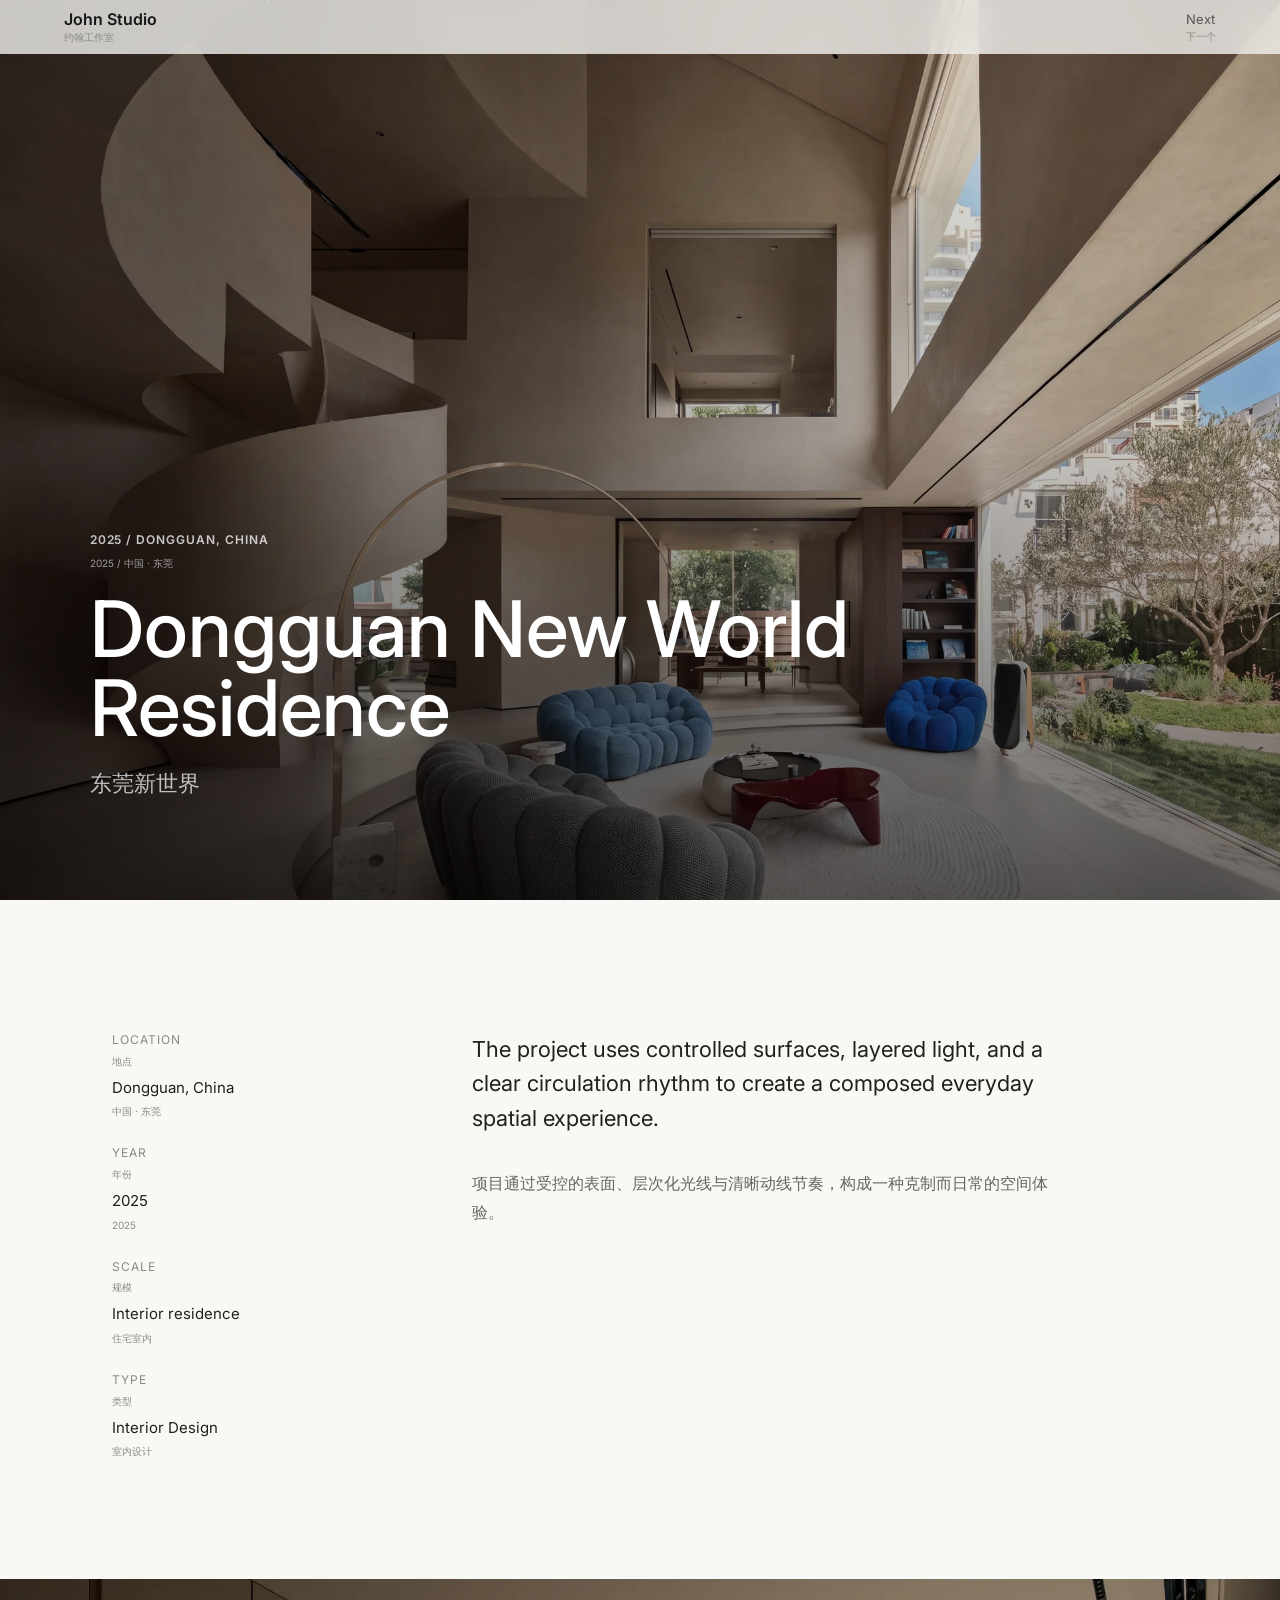
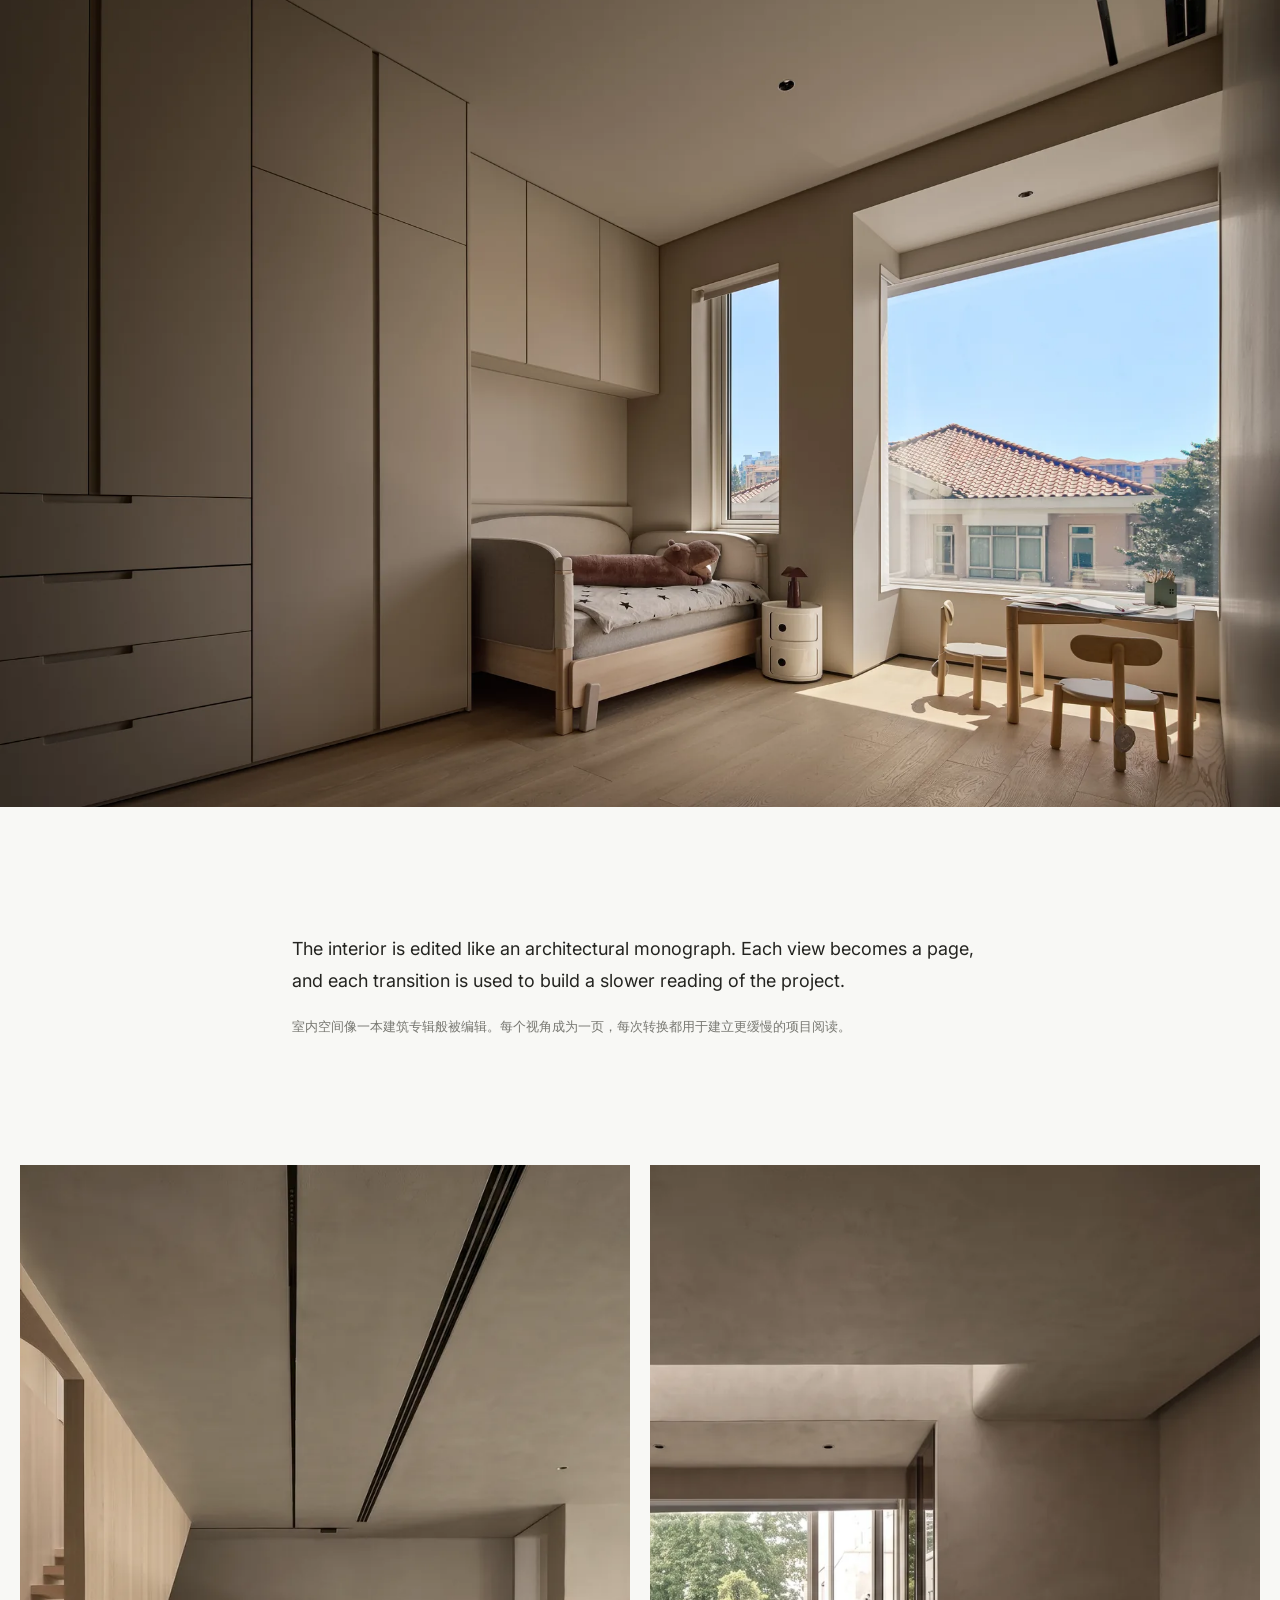
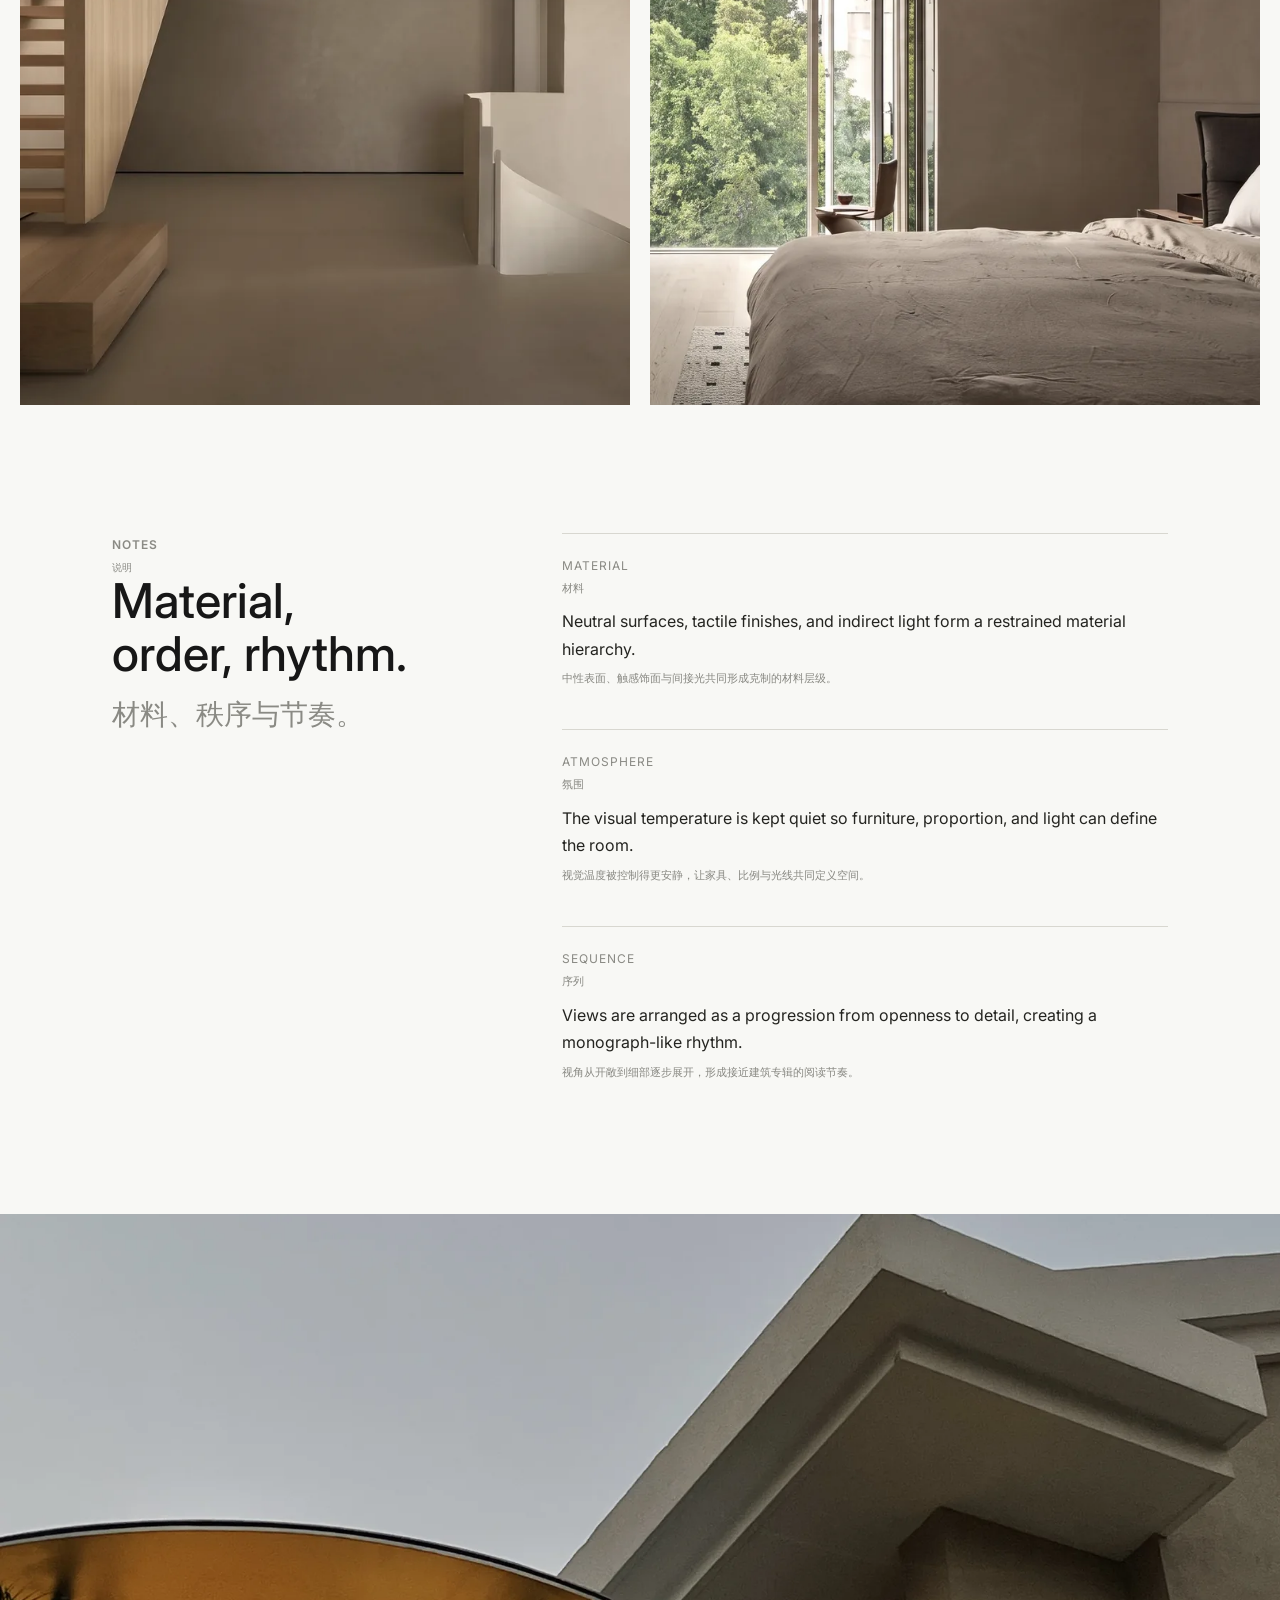
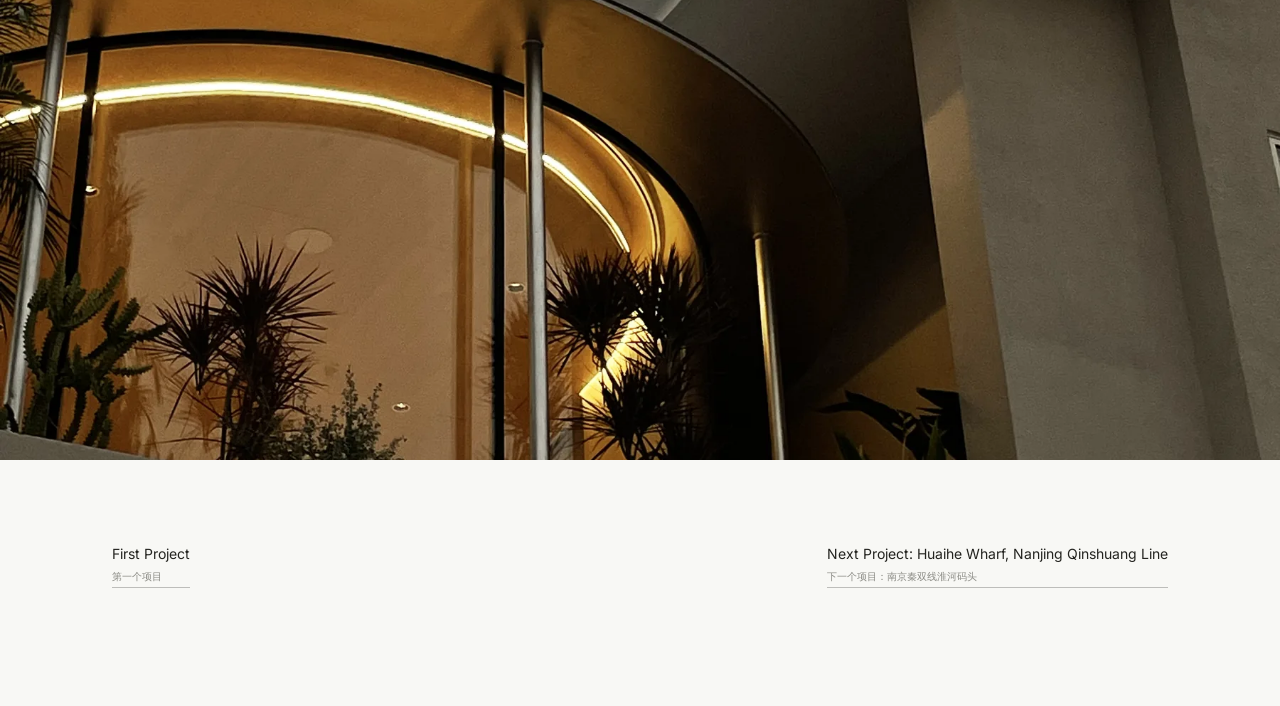
<file: project-monograph.html>
<!DOCTYPE html>
<html lang="en">
<head>
<meta charset="UTF-8">
<meta name="viewport" content="width=device-width, initial-scale=1.0">
<title>Project Monograph - John Studio</title>
<link rel="preconnect" href="https://fonts.googleapis.com">
<link rel="preconnect" href="https://fonts.gstatic.com" crossorigin>
<link href="https://fonts.googleapis.com/css2?family=Inter:wght@300;400;500;600&display=swap" rel="stylesheet">
<link rel="stylesheet" href="project-monograph.css">
</head>
<body>
<header class="mono-nav" id="monoNav">
  <a href="index.html" id="studioName">John Studio</a>
  <nav>
    <a href="#" id="nextProject">Next</a>
  </nav>
</header>

<main class="mono-page" id="monoPage">
  <section class="mono-hero">
    <img id="heroImage" src="" alt="">
    <div class="mono-hero-scrim"></div>
    <div class="mono-hero-copy reveal-now">
      <p id="heroMeta"></p>
      <h1 id="projectTitle"></h1>
    </div>
  </section>

  <section class="mono-intro reveal">
    <div class="mono-intro-meta" id="projectMeta"></div>
    <div class="mono-lead" id="projectLead"></div>
  </section>

  <section class="mono-image mono-image-large reveal">
    <img id="imageOne" src="" alt="">
  </section>

  <section class="mono-text-break reveal">
    <p id="chapterText"></p>
  </section>

  <section class="mono-spread reveal" id="imageSpread"></section>

  <section class="mono-notes reveal">
    <div>
      <span class="mono-label"><span class="en">Notes</span><span class="cn">说明</span></span>
      <h2><span class="en">Material, order, rhythm.</span><span class="cn">材料、秩序与节奏。</span></h2>
    </div>
    <div class="mono-note-list" id="projectNotes"></div>
  </section>

  <section class="mono-image mono-image-closing reveal">
    <img id="closingImage" src="" alt="">
  </section>

  <footer class="mono-footer reveal">
    <a href="project-monograph.html?id=0">First Project</a>
    <a href="#" id="nextProjectFooter">Next Project</a>
  </footer>
</main>

<script src="project-monograph.js"></script>
</body>
</html>
</file>
<file: project-monograph.css>
*, *::before, *::after {
  box-sizing: border-box;
}

html {
  scroll-behavior: smooth;
  -webkit-font-smoothing: antialiased;
  text-rendering: optimizeLegibility;
}

body {
  margin: 0;
  font-family: "Inter", -apple-system, BlinkMacSystemFont, "Segoe UI", sans-serif;
  color: #171717;
  background: #f8f8f5;
  letter-spacing: 0;
}

a {
  color: inherit;
  text-decoration: none;
}

.mono-nav {
  position: fixed;
  top: 0;
  left: 0;
  right: 0;
  z-index: 20;
  display: flex;
  align-items: center;
  justify-content: space-between;
  height: 54px;
  padding: 0 clamp(22px, 5vw, 72px);
  background: rgba(248,248,245,0.78);
  backdrop-filter: blur(18px);
  transition: transform 0.45s ease-out, background 0.45s ease-out;
}

.mono-nav.is-hidden {
  transform: translateY(-100%);
}

.mono-nav > a {
  font-size: 16px;
  font-weight: 600;
  line-height: 1.15;
}

.mono-nav nav {
  display: flex;
  gap: 28px;
}

.mono-nav nav a {
  font-size: 13px;
  line-height: 1.25;
  color: rgba(23,23,23,0.66);
}

.mono-nav .cn {
  display: block;
  margin-top: 3px;
  font-size: 10px;
  line-height: 1.35;
  font-weight: 400;
  color: #8a8a84;
}

.mono-hero {
  position: relative;
  min-height: 100vh;
  overflow: hidden;
  background: #111;
}

.mono-hero img,
.mono-image img,
.mono-spread img {
  display: block;
  width: 100%;
  height: 100%;
  object-fit: cover;
}

.mono-hero img {
  position: absolute;
  inset: 0;
}

.mono-hero-scrim {
  position: absolute;
  inset: 0;
  background:
    linear-gradient(to bottom, rgba(0,0,0,0.04), rgba(0,0,0,0.18) 48%, rgba(0,0,0,0.58)),
    linear-gradient(to right, rgba(0,0,0,0.28), rgba(0,0,0,0));
}

.mono-hero-copy {
  position: absolute;
  left: clamp(24px, 7vw, 104px);
  bottom: clamp(56px, 11vh, 120px);
  width: min(760px, calc(100vw - 48px));
  color: #fff;
  opacity: 0;
  transform: translateY(16px);
  animation: heroIn 1s ease-out 0.9s forwards;
}

@keyframes heroIn {
  to {
    opacity: 1;
    transform: translateY(0);
  }
}

.mono-hero-copy p,
.mono-label {
  margin: 0 0 18px;
  font-size: 12px;
  line-height: 1.4;
  font-weight: 600;
  color: rgba(255,255,255,0.76);
  letter-spacing: 0.08em;
  text-transform: uppercase;
}

.mono-hero-copy p .cn,
.mono-label .cn {
  display: block;
  margin-top: 6px;
  font-size: 10px;
  line-height: 1.6;
  font-weight: 400;
  color: rgba(255,255,255,0.58);
  letter-spacing: 0;
  text-transform: none;
}

.mono-hero-copy h1 {
  margin: 0;
  font-size: clamp(48px, 6.4vw, 78px);
  line-height: 1.02;
  font-weight: 500;
}

.mono-hero-copy .cn {
  display: block;
  margin-top: 18px;
  font-size: clamp(17px, 2vw, 22px);
  line-height: 1.6;
  font-weight: 300;
  color: rgba(255,255,255,0.72);
}

.mono-intro {
  display: grid;
  grid-template-columns: repeat(12, minmax(0, 1fr));
  gap: 24px;
  max-width: 1120px;
  margin: 0 auto;
  padding: 132px 32px 120px;
}

.mono-intro-meta {
  grid-column: 1 / span 3;
  display: grid;
  gap: 26px;
  align-content: start;
}

.mono-meta-item > span {
  display: block;
  margin-bottom: 8px;
  font-size: 12px;
  line-height: 1.4;
  color: #8a8a84;
  letter-spacing: 0.08em;
  text-transform: uppercase;
}

.mono-meta-item strong {
  display: block;
  font-weight: 400;
}

.mono-meta-item strong .en {
  display: block;
  font-size: 15px;
  line-height: 1.5;
  color: #20201e;
}

.mono-meta-item strong .cn,
.mono-meta-item > span .cn {
  display: block;
  margin-top: 4px;
  font-size: 10px;
  line-height: 1.6;
  color: #8a8a84;
  letter-spacing: 0;
  text-transform: none;
}

.mono-lead {
  grid-column: 5 / span 7;
}

.mono-lead .en {
  display: block;
  font-size: 22px;
  line-height: 1.56;
  font-weight: 400;
  color: #20201e;
}

.mono-lead .cn {
  display: block;
  margin-top: 34px;
  font-size: 16px;
  line-height: 1.8;
  color: #666660;
}

.mono-image {
  width: 100%;
  overflow: hidden;
  background: #e8e7e1;
}

.mono-image-large {
  height: min(86vw, 920px);
  max-height: 92vh;
}

.mono-image img,
.mono-spread img {
  transition: transform 0.9s ease-out;
}

.mono-image:hover img,
.mono-spread figure:hover img {
  transform: scale(1.02);
}

.mono-text-break {
  max-width: 760px;
  margin: 0 auto;
  padding: 126px 32px;
}

.mono-text-break p {
  margin: 0;
}

.mono-text-break .en {
  display: block;
  font-size: 18px;
  line-height: 1.74;
  color: #242420;
}

.mono-text-break .cn {
  display: block;
  margin-top: 18px;
  font-size: 13px;
  line-height: 1.9;
  color: #777771;
}

.mono-spread {
  display: grid;
  grid-template-columns: minmax(0, 1fr) minmax(0, 1fr);
  gap: 20px;
  padding: 0 20px 128px;
}

.mono-spread figure {
  margin: 0;
  height: 72vw;
  max-height: 840px;
  min-height: 560px;
  overflow: hidden;
  background: #e8e7e1;
}

.mono-notes {
  display: grid;
  grid-template-columns: repeat(12, minmax(0, 1fr));
  gap: 24px;
  max-width: 1120px;
  margin: 0 auto;
  padding: 0 32px 132px;
}

.mono-notes > div:first-child {
  grid-column: 1 / span 4;
}

.mono-notes h2 {
  margin: 0;
  max-width: 300px;
}

.mono-notes h2 .en {
  display: block;
  font-size: clamp(30px, 4vw, 48px);
  line-height: 1.1;
  font-weight: 500;
}

.mono-notes h2 .cn {
  display: block;
  margin-top: 12px;
  font-size: clamp(18px, 2.5vw, 28px);
  line-height: 1.5;
  font-weight: 400;
  color: #8a8a84;
}

.mono-notes .mono-label {
  color: #8a8a84;
}

.mono-notes .mono-label .cn {
  color: #8a8a84;
}

.mono-note-list {
  grid-column: 6 / span 7;
  display: grid;
  gap: 40px;
}

.mono-note {
  border-top: 1px solid #d8d7d0;
  padding-top: 24px;
}

.mono-note > span {
  display: block;
  margin-bottom: 10px;
  font-size: 12px;
  color: #8a8a84;
  letter-spacing: 0.08em;
  text-transform: uppercase;
}

.mono-note p {
  margin: 0;
  max-width: 620px;
}

.mono-note p .en {
  display: block;
  font-size: 16px;
  line-height: 1.72;
  color: #242420;
}

.mono-note p .cn,
.mono-note > span .cn {
  display: block;
  margin-top: 6px;
  font-size: 11px;
  line-height: 1.8;
  color: #888882;
  letter-spacing: 0;
  text-transform: none;
}

.mono-image-closing {
  height: 94vh;
}

.mono-footer {
  display: flex;
  justify-content: space-between;
  gap: 24px;
  max-width: 1120px;
  margin: 0 auto;
  padding: 84px 32px 118px;
}

.mono-footer a {
  font-size: 14px;
  line-height: 1.4;
  color: #242420;
  border-bottom: 1px solid rgba(36,36,32,0.28);
  padding-bottom: 4px;
}

.mono-footer a .cn {
  display: block;
  margin-top: 5px;
  font-size: 10px;
  color: #8a8a84;
}

.reveal {
  opacity: 0;
  transform: translateY(36px);
  transition: opacity 0.9s ease-out, transform 0.9s ease-out;
}

.reveal.is-visible {
  opacity: 1;
  transform: translateY(0);
}

@media (max-width: 760px) {
  .mono-nav {
    height: 48px;
    padding: 0 20px;
  }

  .mono-nav nav a:first-child {
    display: none;
  }

  .mono-nav nav a:last-child {
    font-size: 12px;
  }

  .mono-hero-copy {
    left: 24px;
    bottom: 54px;
    width: min(310px, calc(100vw - 48px));
  }

  .mono-hero-copy h1 {
    font-size: 38px;
    overflow-wrap: normal;
  }

  .mono-intro {
    display: block;
    padding: 92px 24px 86px;
  }

  .mono-intro-meta {
    grid-template-columns: repeat(2, minmax(0, 1fr));
    margin-bottom: 54px;
  }

  .mono-lead .en {
    font-size: 19px;
    line-height: 1.62;
  }

  .mono-image-large {
    height: 118vw;
    max-height: none;
  }

  .mono-text-break {
    padding: 84px 24px;
  }

  .mono-spread {
    grid-template-columns: 1fr;
    gap: 28px;
    padding: 0 0 92px;
  }

  .mono-spread figure {
    min-height: 0;
    height: 118vw;
  }

  .mono-notes {
    display: block;
    padding: 0 24px 96px;
  }

  .mono-notes h2 {
    margin-bottom: 48px;
  }

  .mono-image-closing {
    height: 92vh;
  }

  .mono-footer {
    flex-direction: column;
    padding: 70px 24px 96px;
  }
}
</file>
